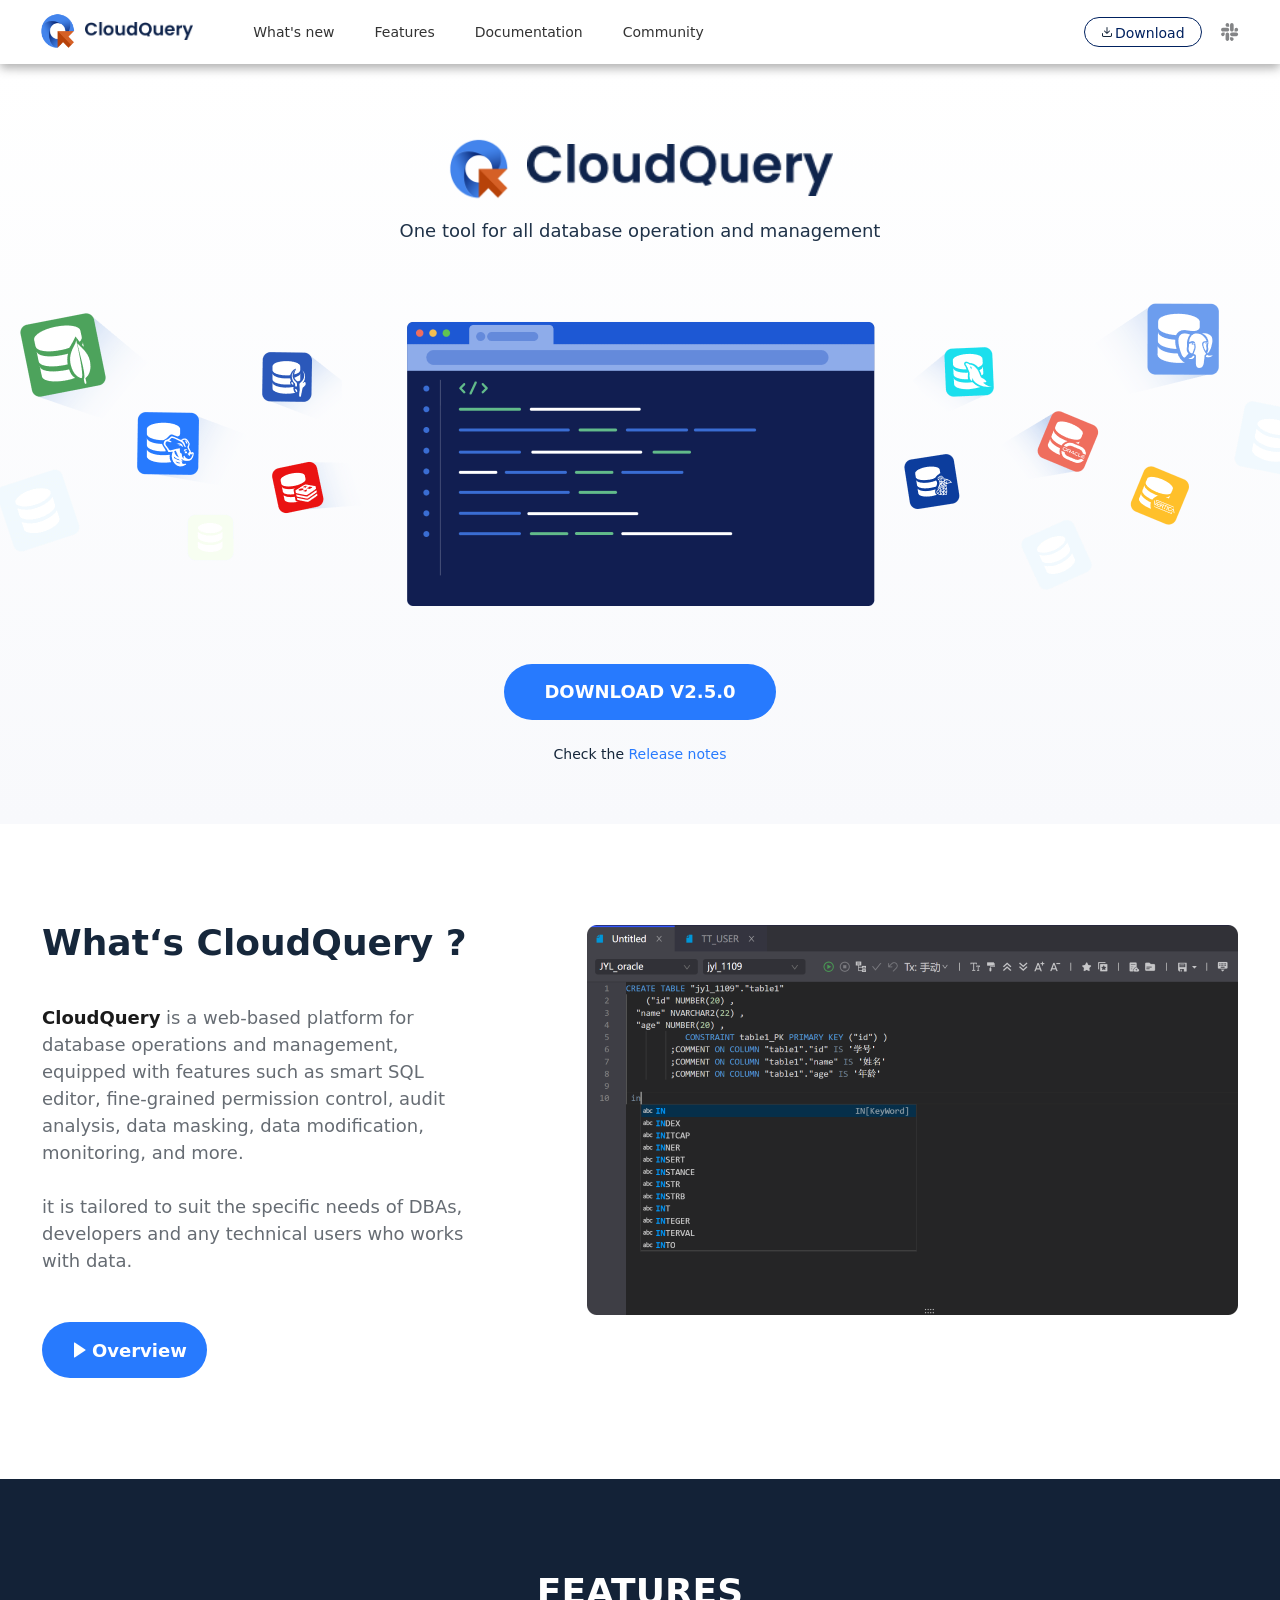
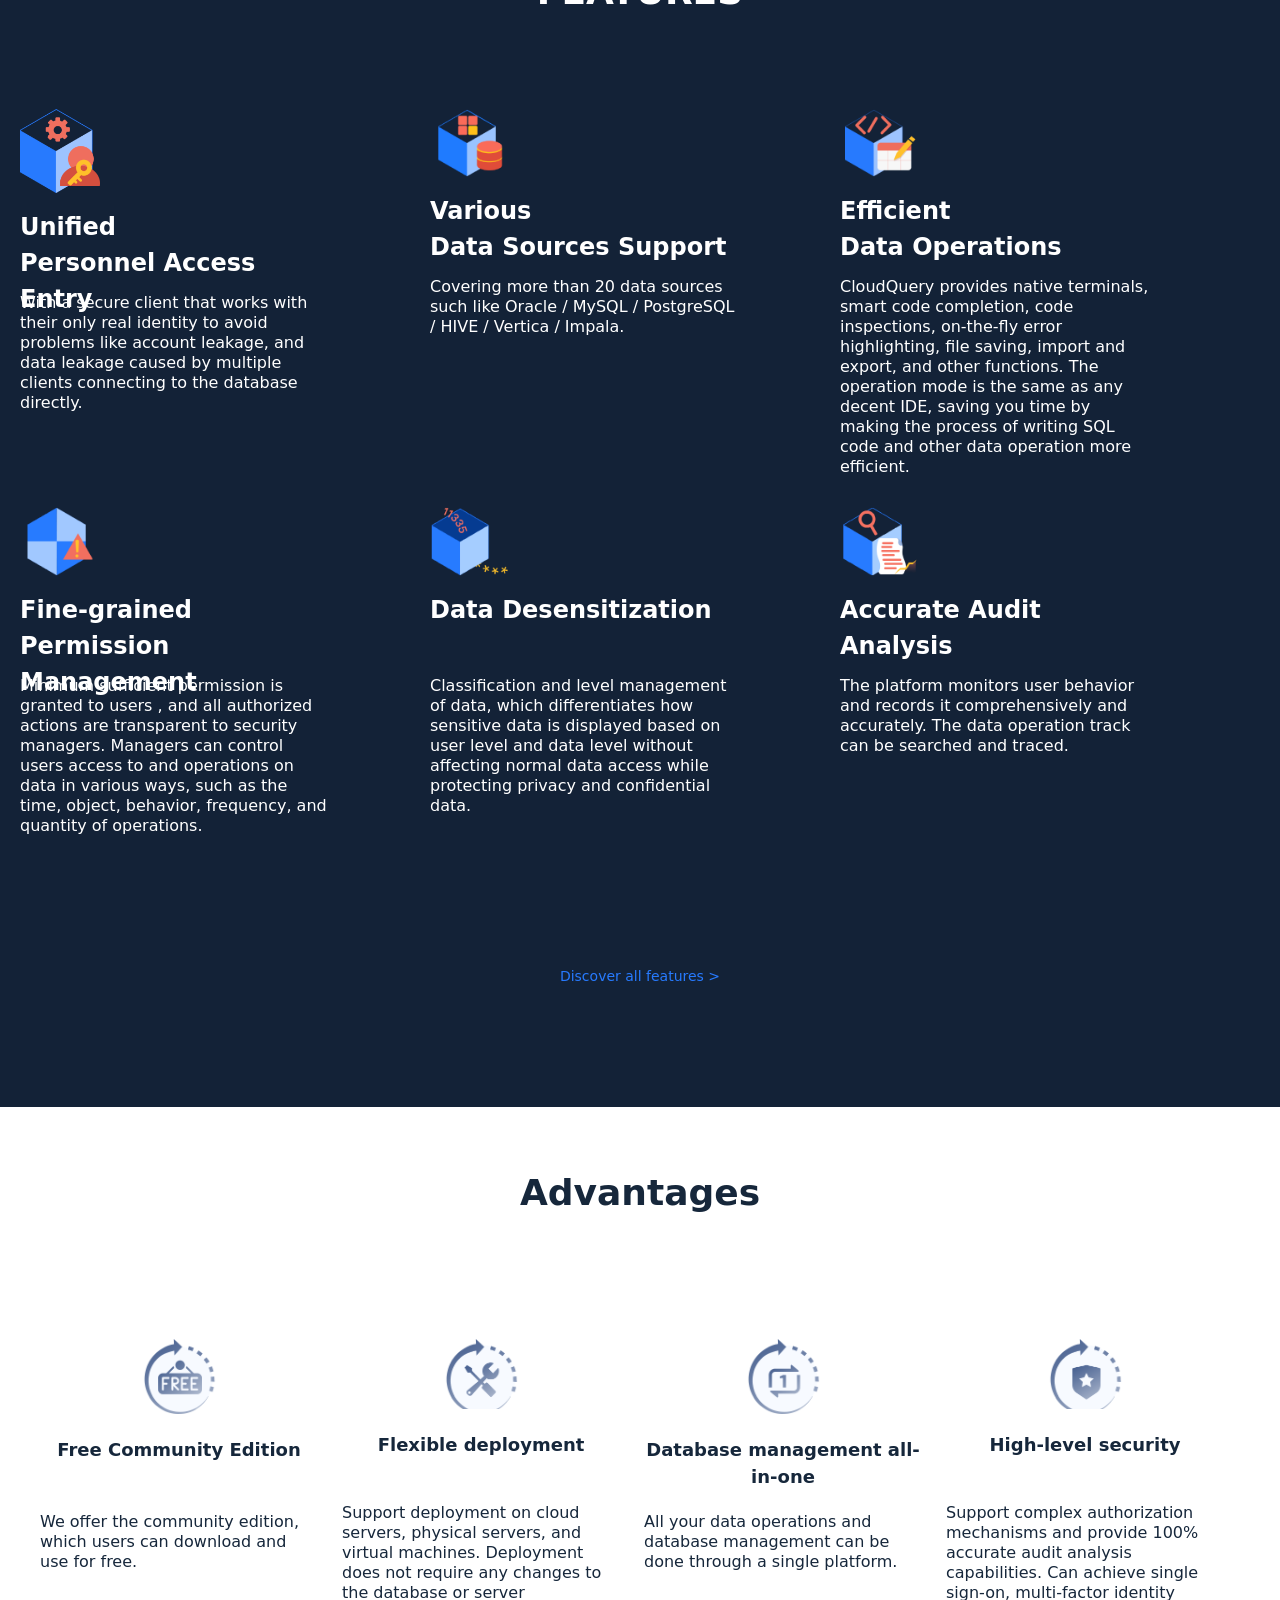
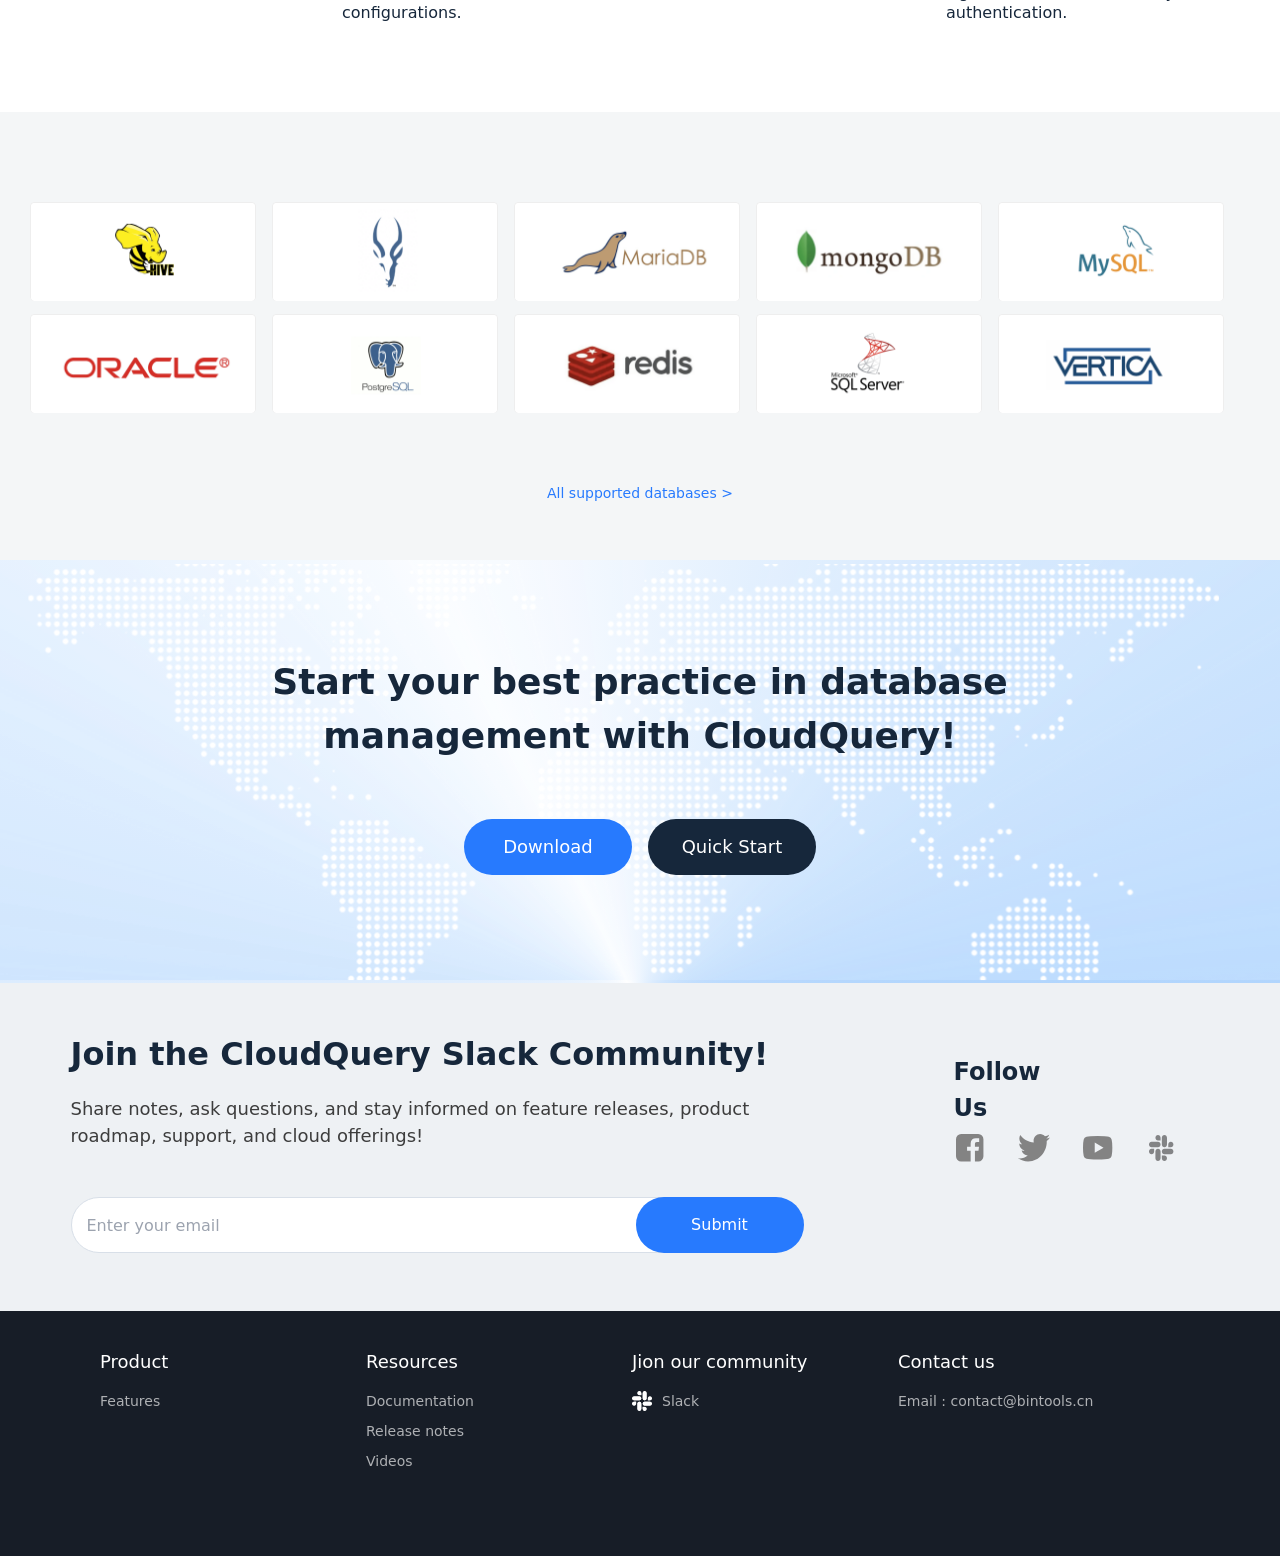
<file: index.html>
<!DOCTYPE html><html lang="en"><head><meta name="viewport" content="width=device-width, initial-scale=1"/><meta charSet="utf-8"/><title>CloudQuery</title><meta name="keywords" content="cq"/><meta name="description" content="An all-in-one database operation and control cloud platform"/><meta name="next-head-count" content="5"/><link rel="preload" href="/_next/static/css/c99d09e45b3f6225.css" as="style" crossorigin=""/><link rel="stylesheet" href="/_next/static/css/c99d09e45b3f6225.css" crossorigin="" data-n-g=""/><link rel="preload" href="/_next/static/css/cebadd41bb1c55f0.css" as="style" crossorigin=""/><link rel="stylesheet" href="/_next/static/css/cebadd41bb1c55f0.css" crossorigin="" data-n-p=""/><noscript data-n-css=""></noscript><script defer="" crossorigin="" nomodule="" src="/_next/static/chunks/polyfills-c67a75d1b6f99dc8.js"></script><script src="/_next/static/chunks/webpack-445a5fe7cadeec28.js" defer="" crossorigin=""></script><script src="/_next/static/chunks/framework-0c7baedefba6b077.js" defer="" crossorigin=""></script><script src="/_next/static/chunks/main-d5f9a6605aeefdf3.js" defer="" crossorigin=""></script><script src="/_next/static/chunks/pages/_app-c75a57a403484b4b.js" defer="" crossorigin=""></script><script src="/_next/static/chunks/187-04905f3fa194cb77.js" defer="" crossorigin=""></script><script src="/_next/static/chunks/pages/index-d399b6d1aeac322e.js" defer="" crossorigin=""></script><script src="/_next/static/yn3aPeYqKRRL60Ig1KzQV/_buildManifest.js" defer="" crossorigin=""></script><script src="/_next/static/yn3aPeYqKRRL60Ig1KzQV/_ssgManifest.js" defer="" crossorigin=""></script></head><body><div id="__next"><div class="min-h-screen overflow-hidden"><div class="header_contain__waTJW"><div class="header_main__TAqQW"><div class="header_logo__zKimJ"><img alt="logo" loading="lazy" width="36" height="36" decoding="async" data-nimg="1" style="color:transparent" src="/img/cq_logo.png"/><div class="header_text__trEjy"><img alt="logo" loading="lazy" width="118" height="20" decoding="async" data-nimg="1" style="color:transparent" src="/img/cq_text.png"/></div></div><div class="header_menu__x5ARZ">What&#x27;s new</div><div class="header_menu__x5ARZ">Features</div><div class="header_menu__x5ARZ">Documentation</div><div class="header_menu__x5ARZ">Community</div><div class="header_down__px7DS"><div class="header_down_blue__6C_fp"></div>Download</div><div class="header_doc__SIQTC"></div></div></div><main><div><div class="banner_contain__Sb52G"><div class="banner_title__tuQ8o"><img alt="logo" loading="lazy" width="63" height="67" decoding="async" data-nimg="1" style="color:transparent;margin-right:16px" src="/img/cq_logo.png"/><div><img alt="logo" loading="lazy" width="306" height="72" decoding="async" data-nimg="1" style="color:transparent" src="/img/cq_text.png"/></div></div><div class="banner_desc__3Q_Xt">One tool for all database operation and management</div><div class="banner_main__fDklJ"></div><div class="banner_down__yKW4l">DOWNLOAD V2.5.0</div><div class="banner_note__9gc5a">Check the<!-- --> <a>Release notes</a></div></div><div class="introduce_contain__f6nDm"><div class="introduce_main__Pos7H"><div class="introduce_left__Sk2ML"><div class="introduce_title__QrGK1">What‘s CloudQuery ?</div><div class="introduce_desc__f6Mup"><span>CloudQuery</span> is a web-based platform for database operations and management, equipped with features such as smart SQL editor, fine-grained permission control, audit analysis, data masking, data modification, monitoring, and more.<br/><br/> it is tailored to suit the specific needs of DBAs, developers and any technical users who works with data.</div><div class="introduce_btn__4CBOW"><img alt="fill" loading="lazy" width="24" height="24" decoding="async" data-nimg="1" style="color:transparent;margin-right:2px" src="/img/play-fill.png"/>Overview</div></div><div><img alt="introduce" loading="lazy" width="651" height="390" decoding="async" data-nimg="1" style="color:transparent" src="/img/introduce.png"/></div></div></div><div class="feature_contain__tkW_H"><div class="feature_title__Qd9fS">FEATURES</div><div class="feature_main__Wc8Eh"><div class="feature_item__O7HDt"><div class="feature_logo___Y3Cn"><img alt="production" loading="lazy" width="80" height="80" decoding="async" data-nimg="1" style="color:transparent" src="/img/feature_1.png"/></div><div class="feature_text__Nx5A7">Unified</div><div class="feature_text__Nx5A7">Personnel Access Entry</div><div class="feature_desc__FTRY4">With a secure client that works with their only real identity to avoid problems like account leakage, and data leakage caused by multiple clients connecting to the database directly.</div></div><div class="feature_item__O7HDt"><div class="feature_logo___Y3Cn"><img alt="production" loading="lazy" width="80" height="80" decoding="async" data-nimg="1" style="color:transparent" src="/img/feature_2.png"/></div><div class="feature_text__Nx5A7">Various </div><div class="feature_text__Nx5A7">Data Sources Support</div><div class="feature_desc__FTRY4">Covering more than 20 data sources such like Oracle / MySQL / PostgreSQL / HIVE / Vertica / Impala.</div></div><div class="feature_item__O7HDt"><div class="feature_logo___Y3Cn"><img alt="production" loading="lazy" width="80" height="80" decoding="async" data-nimg="1" style="color:transparent" src="/img/feature_3.png"/></div><div class="feature_text__Nx5A7">Efficient</div><div class="feature_text__Nx5A7"> Data Operations</div><div class="feature_desc__FTRY4">CloudQuery provides native terminals, smart code completion, code inspections, on-the-fly error highlighting, file saving, import and export, and other functions. The operation mode is the same as any decent IDE, saving you time by making the process of writing SQL code and other data operation more efficient.</div></div><div class="feature_item__O7HDt"><div class="feature_logo___Y3Cn"><img alt="production" loading="lazy" width="80" height="80" decoding="async" data-nimg="1" style="color:transparent" src="/img/feature_4.png"/></div><div class="feature_text__Nx5A7">Fine-grained</div><div class="feature_text__Nx5A7"> Permission Management</div><div class="feature_desc__FTRY4">Minimum sufficient permission is granted to users , and all authorized actions are transparent to security managers. Managers can control users access to and operations on data in various ways, such as the time, object, behavior, frequency, and quantity of operations.</div></div><div class="feature_item__O7HDt"><div class="feature_logo___Y3Cn"><img alt="production" loading="lazy" width="80" height="80" decoding="async" data-nimg="1" style="color:transparent" src="/img/feature_5.png"/></div><div class="feature_text__Nx5A7">Data Desensitization</div><div class="feature_text__Nx5A7"></div><div class="feature_desc__FTRY4">Classification and level management of data, which differentiates how sensitive data is displayed based on user level and data level without affecting normal data access while protecting privacy and confidential data. </div></div><div class="feature_item__O7HDt"><div class="feature_logo___Y3Cn"><img alt="production" loading="lazy" width="80" height="80" decoding="async" data-nimg="1" style="color:transparent" src="/img/feature_6.png"/></div><div class="feature_text__Nx5A7">Accurate Audit Analysis</div><div class="feature_text__Nx5A7"></div><div class="feature_desc__FTRY4">The platform monitors user behavior and records it comprehensively and accurately. The data operation track can be searched and traced.</div></div></div><div class="feature_btn__0cFeN">Discover all features <!-- -->&gt;</div></div><div class="advantages_contain__3hvil"><div class="advantages_title__ESHB3">Advantages</div><div class="advantages_main__bmhuv"><div class="advantages_item__Pbl8d"><div class="advantages_img1__vVc1j"></div><div class="advantages_text__zT1XQ">Free Community Edition</div><div class="advantages_des__2oQfP">We offer the community edition, which users can download and use for free.</div></div><div class="advantages_item__Pbl8d"><div class="advantages_img2__lZfkT"></div><div class="advantages_text__zT1XQ">Flexible deployment</div><div class="advantages_des__2oQfP"> Support deployment on cloud servers, physical servers, and virtual machines. Deployment does not require any changes to the database or server configurations.</div></div><div class="advantages_item__Pbl8d"><div class="advantages_img3__e615r"></div><div class="advantages_text__zT1XQ">Database management all-in-one</div><div class="advantages_des__2oQfP">All your data operations and database management can be done through a single platform.</div></div><div class="advantages_item__Pbl8d"><div class="advantages_img4__FRyzX"></div><div class="advantages_text__zT1XQ">High-level security</div><div class="advantages_des__2oQfP">Support complex authorization mechanisms and provide 100% accurate audit analysis capabilities. Can achieve single sign-on, multi-factor identity authentication.</div></div></div></div><div class="logo_contain__9_vMW"><div class="logo_logo__4fasf"><div class="logo_item__SLC8W"><img alt="logo" loading="lazy" width="226" height="99" decoding="async" data-nimg="1" style="color:transparent" src="/img/logo_logo1.png"/></div><div class="logo_item__SLC8W"><img alt="logo" loading="lazy" width="226" height="99" decoding="async" data-nimg="1" style="color:transparent" src="/img/logo_logo2.png"/></div><div class="logo_item__SLC8W"><img alt="logo" loading="lazy" width="226" height="99" decoding="async" data-nimg="1" style="color:transparent" src="/img/logo_logo3.png"/></div><div class="logo_item__SLC8W"><img alt="logo" loading="lazy" width="226" height="99" decoding="async" data-nimg="1" style="color:transparent" src="/img/logo_logo4.png"/></div><div class="logo_item__SLC8W"><img alt="logo" loading="lazy" width="226" height="99" decoding="async" data-nimg="1" style="color:transparent" src="/img/logo_logo5.png"/></div><div class="logo_item__SLC8W"><img alt="logo" loading="lazy" width="226" height="99" decoding="async" data-nimg="1" style="color:transparent" src="/img/logo_logo6.png"/></div><div class="logo_item__SLC8W"><img alt="logo" loading="lazy" width="226" height="99" decoding="async" data-nimg="1" style="color:transparent" src="/img/logo_logo7.png"/></div><div class="logo_item__SLC8W"><img alt="logo" loading="lazy" width="226" height="99" decoding="async" data-nimg="1" style="color:transparent" src="/img/logo_logo8.png"/></div><div class="logo_item__SLC8W"><img alt="logo" loading="lazy" width="226" height="99" decoding="async" data-nimg="1" style="color:transparent" src="/img/logo_logo9.png"/></div><div class="logo_item__SLC8W"><img alt="logo" loading="lazy" width="226" height="99" decoding="async" data-nimg="1" style="color:transparent" src="/img/logo_logo10.png"/></div></div><div class="logo_btn__fTYYX">All supported databases <!-- -->&gt;</div></div><div class="down_contain__nVb8j"><div class="down_title__CtlWa">Start your best practice in database management with CloudQuery!</div><div class="down_main__KIVQX"><div class="down_btn1__pDsXE">Download</div><div class="down_btn2__97sCn">Quick Start</div></div></div><div class="email_contain__fCwc6"><div class="email_main__bQJAE"><div><div class="email_title__GXz24">Join the CloudQuery Slack Community!</div><div class="email_des__4McUd">Share notes, ask questions, and stay informed on feature releases, product roadmap, support, and cloud offerings!</div><div class="email_email__btz_N"><input class="email_input__GdjJV" placeholder="Enter your email"/><div class="email_btn__hcade">Submit</div></div></div><div class="email_right__Mt_eE"><div class="email_right_title__nIpex">Follow Us</div><div class="email_right_logo__FGnSs"><div><img alt="production" loading="lazy" width="32" height="32" decoding="async" data-nimg="1" class="email_img__PQvtI" style="color:transparent" src="/img/facebook.svg"/></div><div><img alt="production" loading="lazy" width="32" height="32" decoding="async" data-nimg="1" class="email_img__PQvtI" style="color:transparent" src="/img/twitter.svg"/></div><div><img alt="production" loading="lazy" width="32" height="32" decoding="async" data-nimg="1" class="email_img__PQvtI" style="color:transparent" src="/img/youtube.svg"/></div><div><img alt="production" loading="lazy" width="32" height="32" decoding="async" data-nimg="1" class="email_img__PQvtI" style="color:transparent" src="/img/slack_nomal.svg"/></div></div></div></div></div></div></main><div class="footer_contain__WjJzG"><div class="footer_top__qR5ph"><div class="footer_main__I3sn_"><div class="footer_item__UjBSw"><div class="footer_title__3SCz4">Product</div><div class="footer_desc__IeZfj">Features</div></div><div class="footer_item__UjBSw"><div class="footer_title__3SCz4">Resources</div><div class="footer_desc__IeZfj">Documentation</div><div class="footer_desc__IeZfj">Release notes</div><div class="footer_desc__IeZfj">Videos</div></div><div class="footer_item__UjBSw"><div class="footer_title__3SCz4">Jion our community</div><div class="footer_desc__IeZfj"><div class="footer_img__XHztA"><img alt="footer_logo" loading="lazy" width="20" height="20" decoding="async" data-nimg="1" style="color:transparent" src="/img/footer.png"/></div>Slack</div></div><div class="footer_item__UjBSw"><div class="footer_title__3SCz4">Contact us</div><div class="footer_desc__IeZfj">Email : contact@bintools.cn</div></div></div></div></div></div></div><script id="__NEXT_DATA__" type="application/json" crossorigin="">{"props":{"pageProps":{}},"page":"/","query":{},"buildId":"yn3aPeYqKRRL60Ig1KzQV","nextExport":true,"autoExport":true,"isFallback":false,"scriptLoader":[]}</script></body></html>
</file>
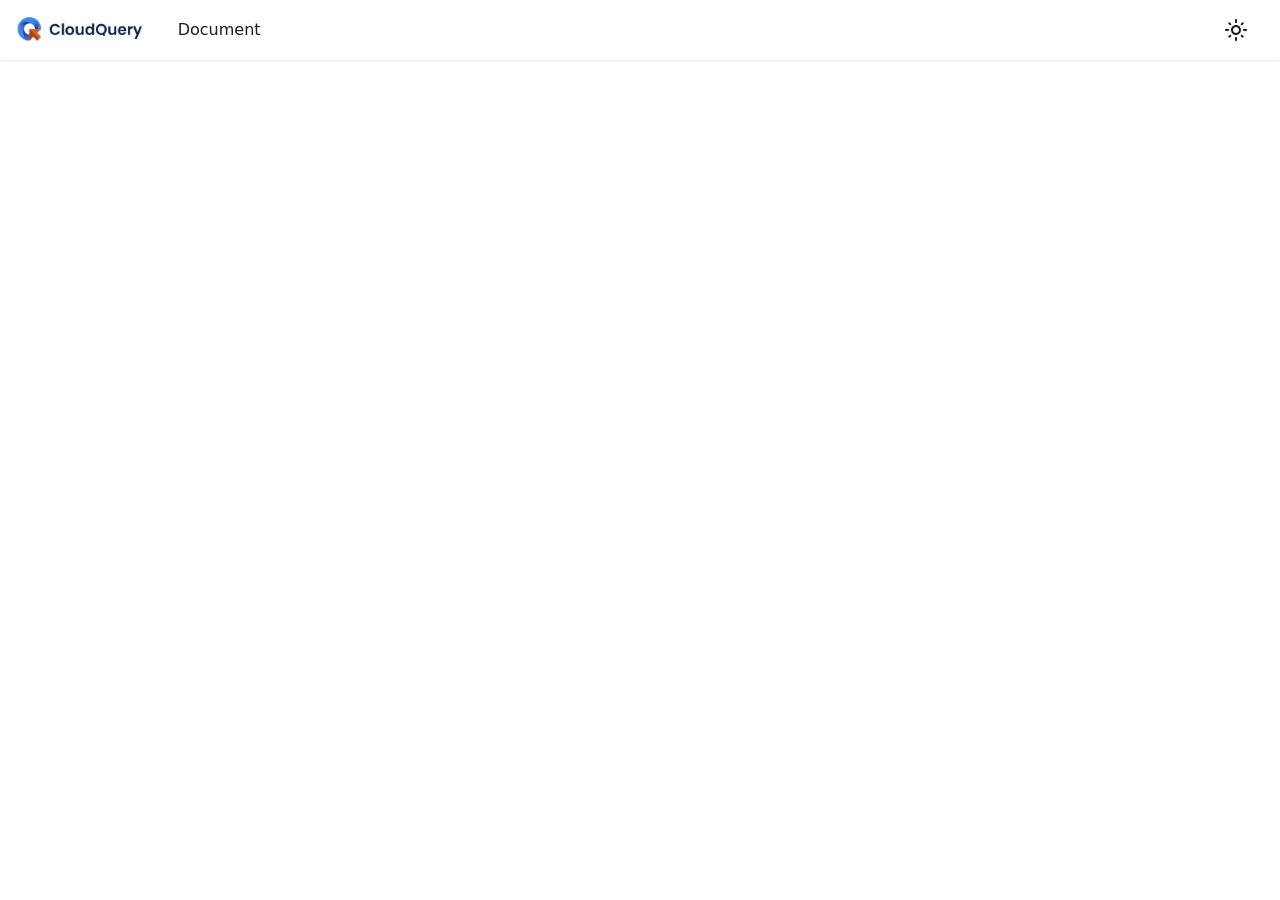
<file: doc/index.html>
<!doctype html>
<html lang="en" dir="ltr" class="plugin-pages plugin-id-default" data-has-hydrated="false">
<head>
<meta charset="UTF-8">
<meta name="generator" content="Docusaurus v2.4.3">
<title data-rh="true">cloudquery | CloudQuery</title><meta data-rh="true" name="viewport" content="width=device-width,initial-scale=1"><meta data-rh="true" name="twitter:card" content="summary_large_image"><meta data-rh="true" property="og:url" content="https://cqdb.vercel.app/doc/"><meta data-rh="true" name="docusaurus_locale" content="en"><meta data-rh="true" name="docusaurus_tag" content="default"><meta data-rh="true" name="docsearch:language" content="en"><meta data-rh="true" name="docsearch:docusaurus_tag" content="default"><meta data-rh="true" property="og:title" content="cloudquery | CloudQuery"><meta data-rh="true" name="description" content="cloudquery internation station"><meta data-rh="true" property="og:description" content="cloudquery internation station"><link data-rh="true" rel="icon" href="/doc/img/logo_2.png"><link data-rh="true" rel="canonical" href="https://cqdb.vercel.app/doc/"><link data-rh="true" rel="alternate" href="https://cqdb.vercel.app/doc/" hreflang="en"><link data-rh="true" rel="alternate" href="https://cqdb.vercel.app/doc/" hreflang="x-default"><script data-rh="true">function maybeInsertBanner(){window.__DOCUSAURUS_INSERT_BASEURL_BANNER&&insertBanner()}function insertBanner(){var n=document.getElementById("__docusaurus-base-url-issue-banner-container");if(n){n.innerHTML='\n<div id="__docusaurus-base-url-issue-banner" style="border: thick solid red; background-color: rgb(255, 230, 179); margin: 20px; padding: 20px; font-size: 20px;">\n   <p style="font-weight: bold; font-size: 30px;">Your Docusaurus site did not load properly.</p>\n   <p>A very common reason is a wrong site <a href="https://docusaurus.io/docs/docusaurus.config.js/#baseUrl" style="font-weight: bold;">baseUrl configuration</a>.</p>\n   <p>Current configured baseUrl = <span style="font-weight: bold; color: red;">/doc/</span> </p>\n   <p>We suggest trying baseUrl = <span id="__docusaurus-base-url-issue-banner-suggestion-container" style="font-weight: bold; color: green;"></span></p>\n</div>\n';var e=document.getElementById("__docusaurus-base-url-issue-banner-suggestion-container"),s=window.location.pathname,r="/"===s.substr(-1)?s:s+"/";e.innerHTML=r}}window.__DOCUSAURUS_INSERT_BASEURL_BANNER=!0,document.addEventListener("DOMContentLoaded",maybeInsertBanner)</script><link rel="stylesheet" href="/doc/assets/css/styles.21dff685.css">
<link rel="preload" href="/doc/assets/js/runtime~main.c478729f.js" as="script">
<link rel="preload" href="/doc/assets/js/main.953f2c5a.js" as="script">
</head>
<body class="navigation-with-keyboard">
<script>!function(){function t(t){document.documentElement.setAttribute("data-theme",t)}var e=function(){var t=null;try{t=new URLSearchParams(window.location.search).get("docusaurus-theme")}catch(t){}return t}()||function(){var t=null;try{t=localStorage.getItem("theme")}catch(t){}return t}();t(null!==e?e:"light")}()</script><div id="__docusaurus">
<div id="__docusaurus-base-url-issue-banner-container"></div><div role="region" aria-label="Skip to main content"><a class="skipToContent_fXgn" href="#__docusaurus_skipToContent_fallback">Skip to main content</a></div><nav aria-label="Main" class="navbar navbar--fixed-top"><div class="navbar__inner"><div class="navbar__items"><button aria-label="Toggle navigation bar" aria-expanded="false" class="navbar__toggle clean-btn" type="button"><svg width="30" height="30" viewBox="0 0 30 30" aria-hidden="true"><path stroke="currentColor" stroke-linecap="round" stroke-miterlimit="10" stroke-width="2" d="M4 7h22M4 15h22M4 23h22"></path></svg></button><a href="https://cqdb.vercel.app/" target="_self" rel="noopener noreferrer" class="navbar__brand"><div class="navbar__logo"><img src="/doc/img/logo_1.png" alt="cloudquery" class="themedImage_ToTc themedImage--light_HNdA"><img src="/doc/img/logo_1.png" alt="cloudquery" class="themedImage_ToTc themedImage--dark_i4oU"></div></a><a class="navbar__item navbar__link" href="/doc/Whitepaper">Document</a></div><div class="navbar__items navbar__items--right"><div class="toggle_vylO colorModeToggle_DEke"><button class="clean-btn toggleButton_gllP toggleButtonDisabled_aARS" type="button" disabled="" title="Switch between dark and light mode (currently light mode)" aria-label="Switch between dark and light mode (currently light mode)" aria-live="polite"><svg viewBox="0 0 24 24" width="24" height="24" class="lightToggleIcon_pyhR"><path fill="currentColor" d="M12,9c1.65,0,3,1.35,3,3s-1.35,3-3,3s-3-1.35-3-3S10.35,9,12,9 M12,7c-2.76,0-5,2.24-5,5s2.24,5,5,5s5-2.24,5-5 S14.76,7,12,7L12,7z M2,13l2,0c0.55,0,1-0.45,1-1s-0.45-1-1-1l-2,0c-0.55,0-1,0.45-1,1S1.45,13,2,13z M20,13l2,0c0.55,0,1-0.45,1-1 s-0.45-1-1-1l-2,0c-0.55,0-1,0.45-1,1S19.45,13,20,13z M11,2v2c0,0.55,0.45,1,1,1s1-0.45,1-1V2c0-0.55-0.45-1-1-1S11,1.45,11,2z M11,20v2c0,0.55,0.45,1,1,1s1-0.45,1-1v-2c0-0.55-0.45-1-1-1C11.45,19,11,19.45,11,20z M5.99,4.58c-0.39-0.39-1.03-0.39-1.41,0 c-0.39,0.39-0.39,1.03,0,1.41l1.06,1.06c0.39,0.39,1.03,0.39,1.41,0s0.39-1.03,0-1.41L5.99,4.58z M18.36,16.95 c-0.39-0.39-1.03-0.39-1.41,0c-0.39,0.39-0.39,1.03,0,1.41l1.06,1.06c0.39,0.39,1.03,0.39,1.41,0c0.39-0.39,0.39-1.03,0-1.41 L18.36,16.95z M19.42,5.99c0.39-0.39,0.39-1.03,0-1.41c-0.39-0.39-1.03-0.39-1.41,0l-1.06,1.06c-0.39,0.39-0.39,1.03,0,1.41 s1.03,0.39,1.41,0L19.42,5.99z M7.05,18.36c0.39-0.39,0.39-1.03,0-1.41c-0.39-0.39-1.03-0.39-1.41,0l-1.06,1.06 c-0.39,0.39-0.39,1.03,0,1.41s1.03,0.39,1.41,0L7.05,18.36z"></path></svg><svg viewBox="0 0 24 24" width="24" height="24" class="darkToggleIcon_wfgR"><path fill="currentColor" d="M9.37,5.51C9.19,6.15,9.1,6.82,9.1,7.5c0,4.08,3.32,7.4,7.4,7.4c0.68,0,1.35-0.09,1.99-0.27C17.45,17.19,14.93,19,12,19 c-3.86,0-7-3.14-7-7C5,9.07,6.81,6.55,9.37,5.51z M12,3c-4.97,0-9,4.03-9,9s4.03,9,9,9s9-4.03,9-9c0-0.46-0.04-0.92-0.1-1.36 c-0.98,1.37-2.58,2.26-4.4,2.26c-2.98,0-5.4-2.42-5.4-5.4c0-1.81,0.89-3.42,2.26-4.4C12.92,3.04,12.46,3,12,3L12,3z"></path></svg></button></div><div class="searchBox_ZlJk"></div></div></div><div role="presentation" class="navbar-sidebar__backdrop"></div></nav><div id="__docusaurus_skipToContent_fallback" class="main-wrapper mainWrapper_z2l0"></div></div>
<script src="/doc/assets/js/runtime~main.c478729f.js"></script>
<script src="/doc/assets/js/main.953f2c5a.js"></script>
</body>
</html>
</file>
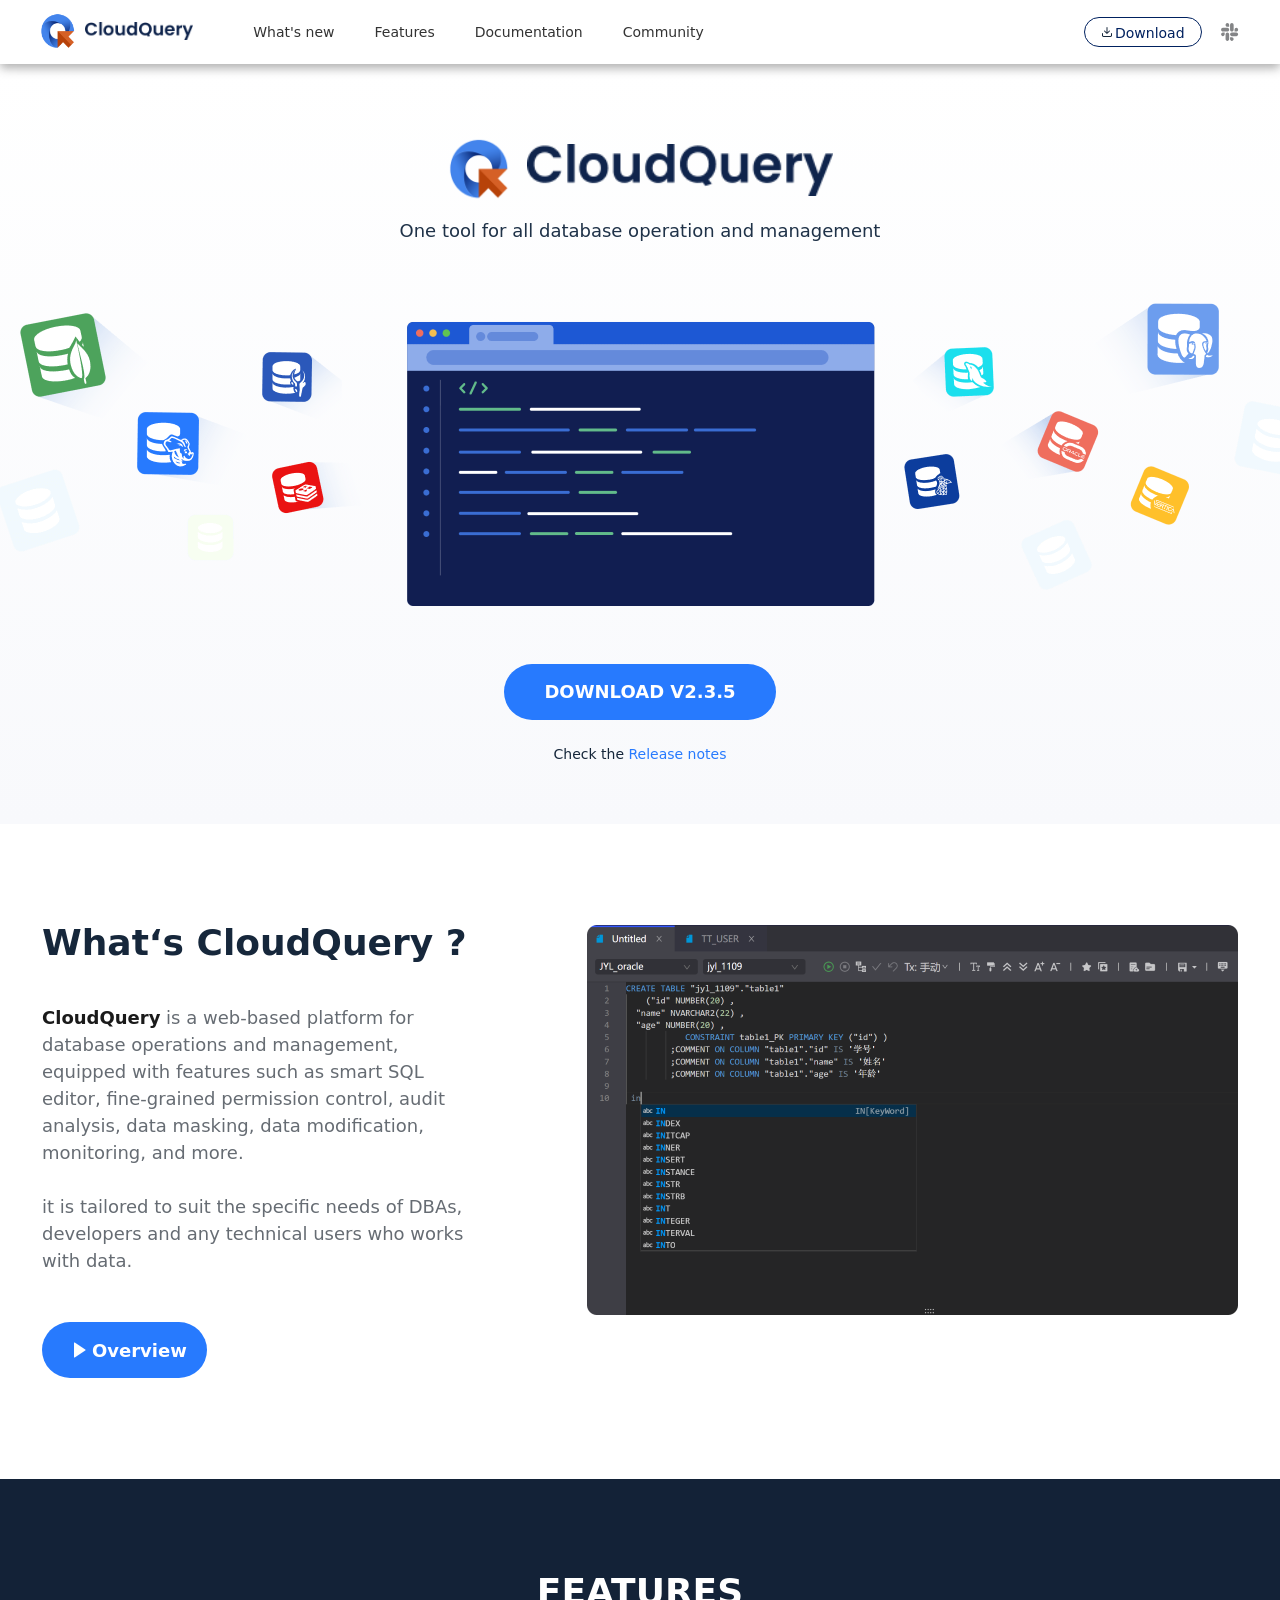
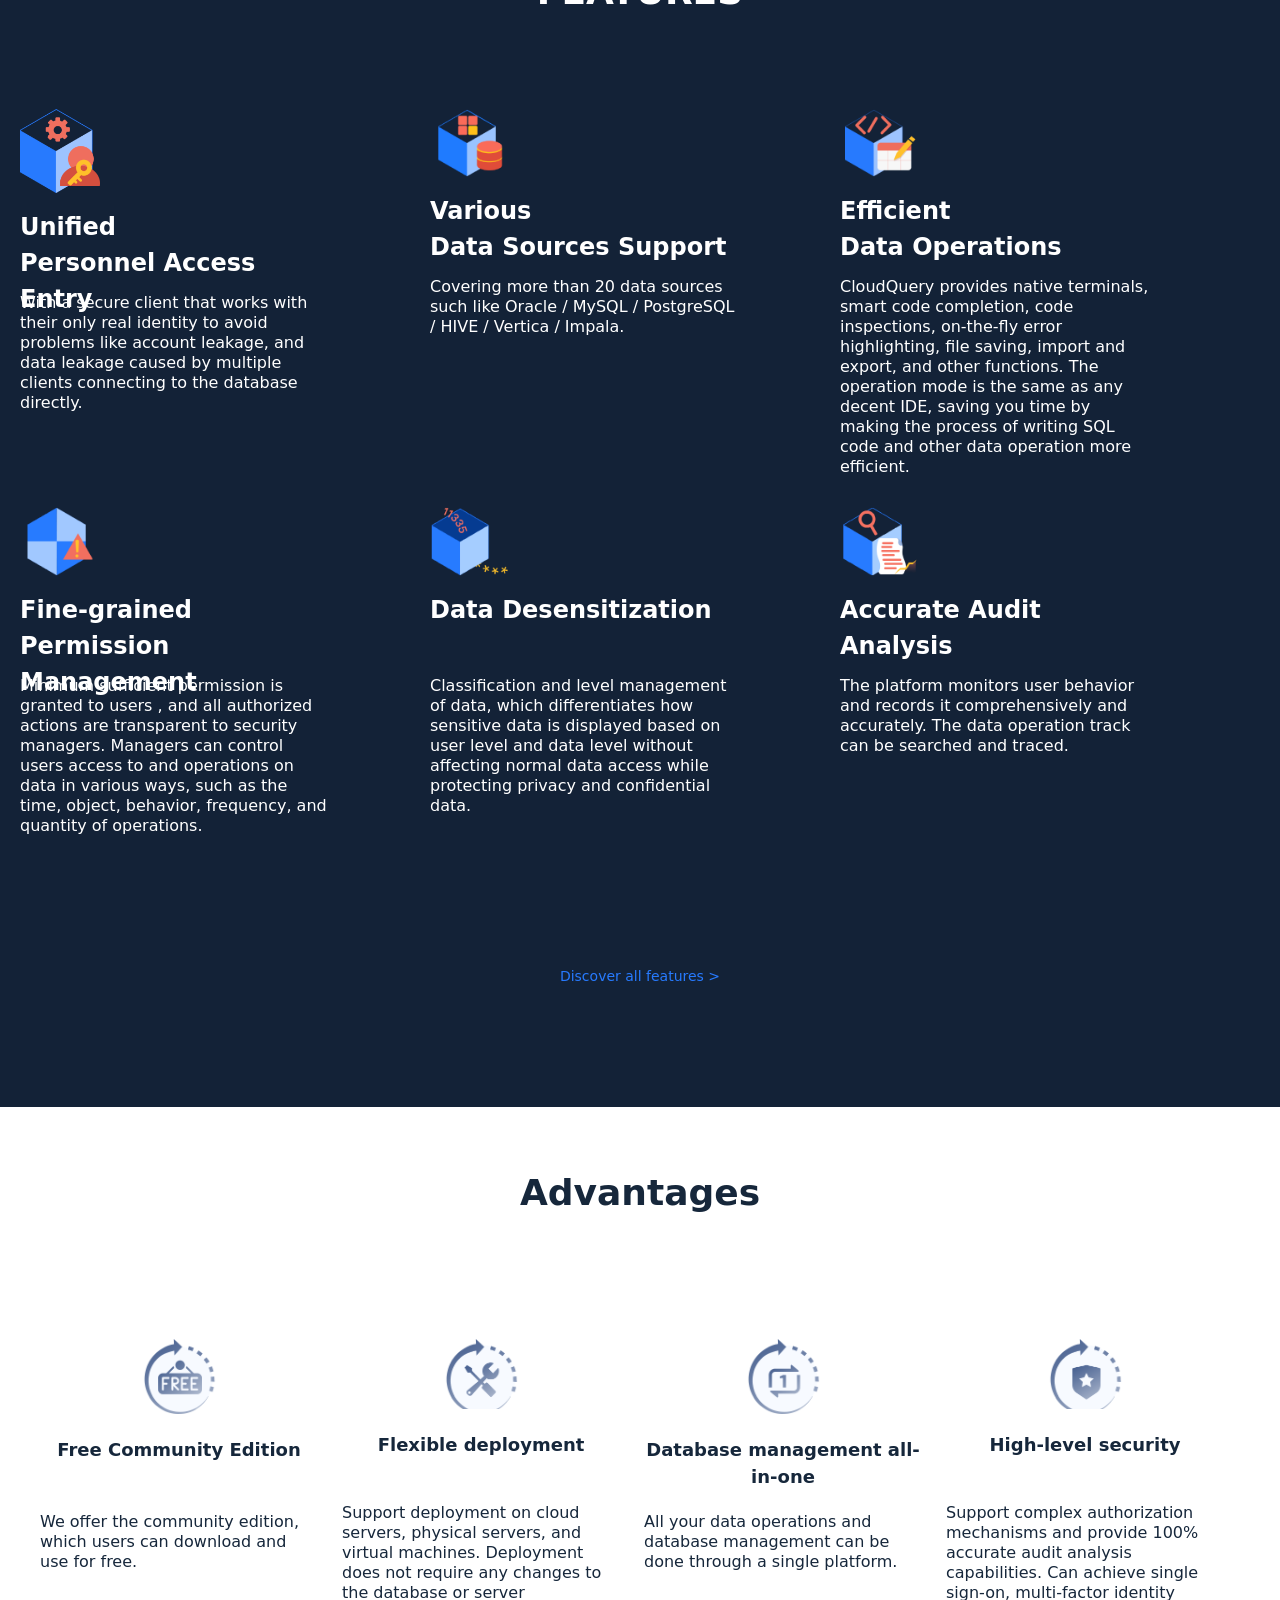
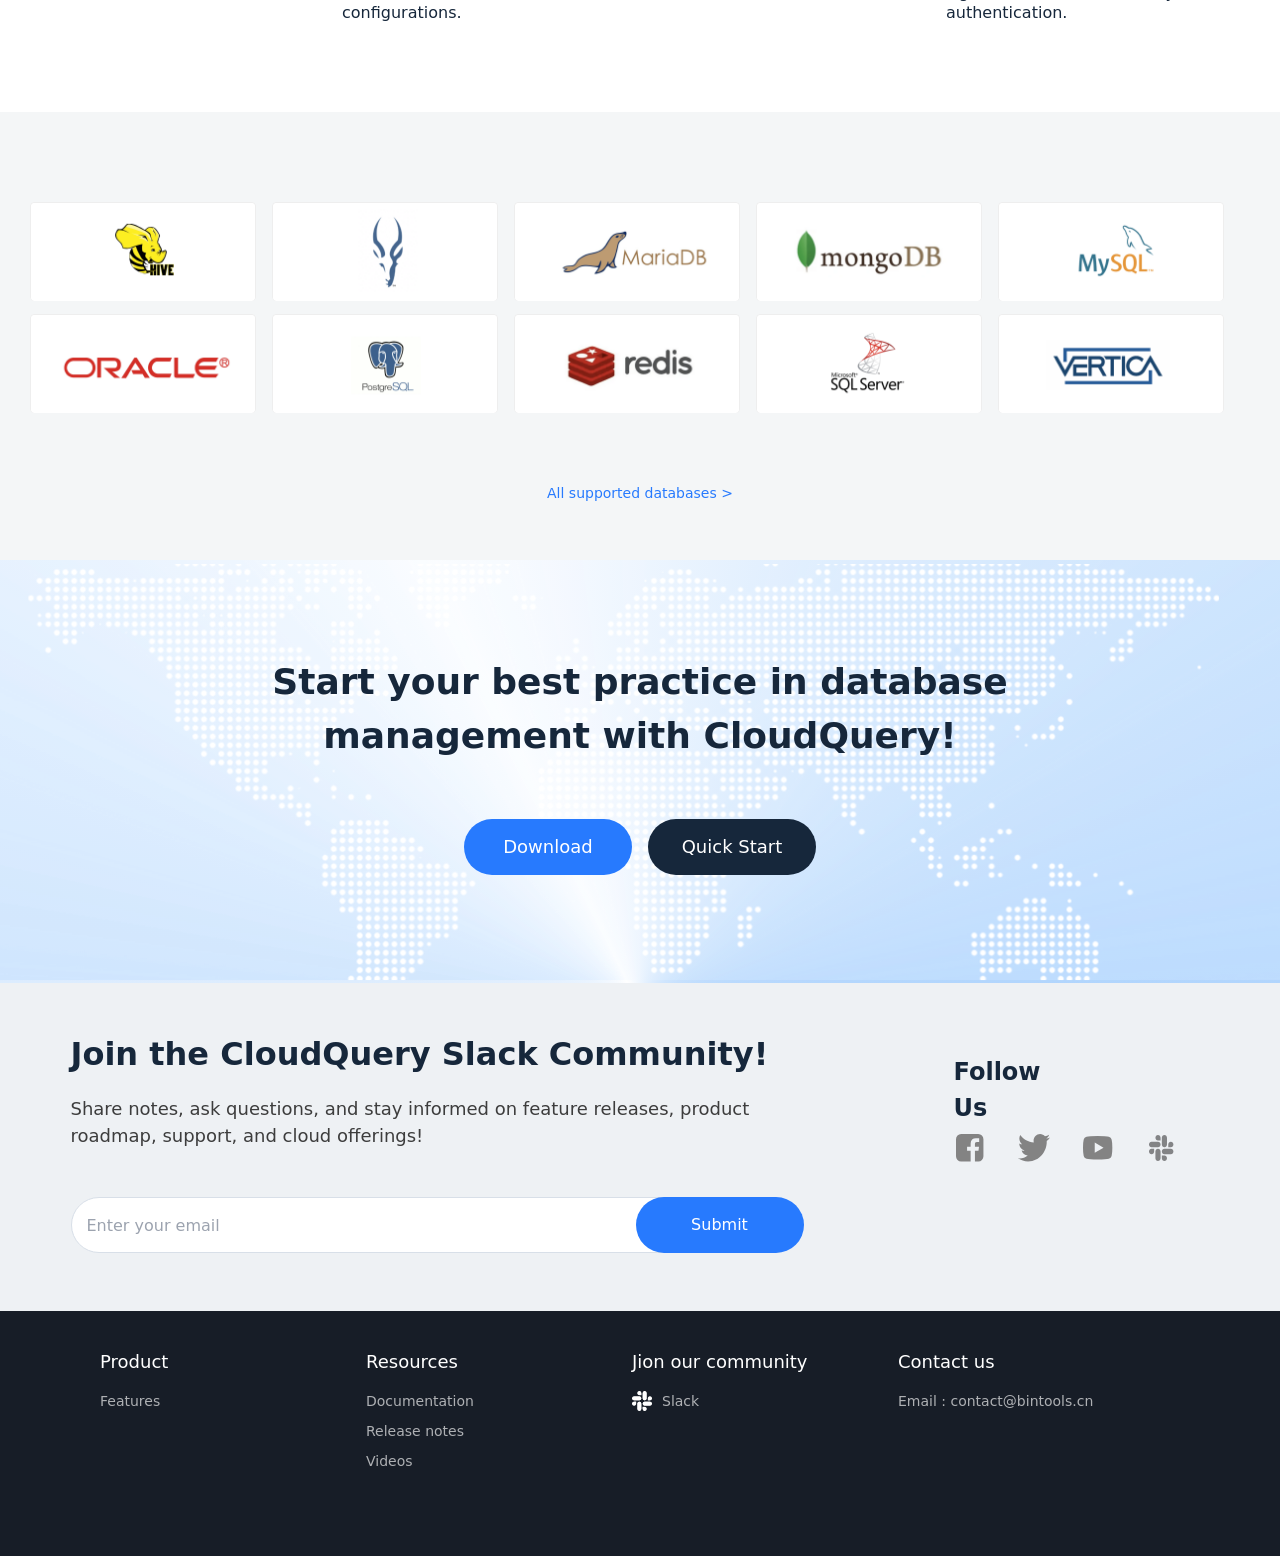
<file: web/index.html>
<!DOCTYPE html><html lang="en"><head><meta name="viewport" content="width=device-width, initial-scale=1"/><meta charSet="utf-8"/><title>CloudQuery</title><meta name="keywords" content="cq"/><meta name="description" content="An all-in-one database operation and control cloud platform"/><meta name="next-head-count" content="5"/><link rel="preload" href="/_next/static/css/62b2b3ff87553112.css" as="style" crossorigin=""/><link rel="stylesheet" href="/_next/static/css/62b2b3ff87553112.css" crossorigin="" data-n-g=""/><link rel="preload" href="/_next/static/css/cebadd41bb1c55f0.css" as="style" crossorigin=""/><link rel="stylesheet" href="/_next/static/css/cebadd41bb1c55f0.css" crossorigin="" data-n-p=""/><noscript data-n-css=""></noscript><script defer="" crossorigin="" nomodule="" src="/_next/static/chunks/polyfills-c67a75d1b6f99dc8.js"></script><script src="/_next/static/chunks/webpack-445a5fe7cadeec28.js" defer="" crossorigin=""></script><script src="/_next/static/chunks/framework-0c7baedefba6b077.js" defer="" crossorigin=""></script><script src="/_next/static/chunks/main-d5f9a6605aeefdf3.js" defer="" crossorigin=""></script><script src="/_next/static/chunks/pages/_app-d7236d66357509c6.js" defer="" crossorigin=""></script><script src="/_next/static/chunks/187-04905f3fa194cb77.js" defer="" crossorigin=""></script><script src="/_next/static/chunks/pages/index-77a0ae79cf52e11c.js" defer="" crossorigin=""></script><script src="/_next/static/QWI9HQq7KHACbbpdrXhgv/_buildManifest.js" defer="" crossorigin=""></script><script src="/_next/static/QWI9HQq7KHACbbpdrXhgv/_ssgManifest.js" defer="" crossorigin=""></script></head><body><div id="__next"><div class="min-h-screen overflow-hidden"><div class="header_contain__waTJW"><div class="header_main__TAqQW"><div class="header_logo__zKimJ"><img alt="logo" loading="lazy" width="36" height="36" decoding="async" data-nimg="1" style="color:transparent" src="/img/cq_logo.png"/><div class="header_text__trEjy"><img alt="logo" loading="lazy" width="118" height="20" decoding="async" data-nimg="1" style="color:transparent" src="/img/cq_text.png"/></div></div><div class="header_menu__x5ARZ">What&#x27;s new</div><div class="header_menu__x5ARZ">Features</div><div class="header_menu__x5ARZ">Documentation</div><div class="header_menu__x5ARZ">Community</div><div class="header_down__px7DS"><div class="header_down_blue__6C_fp"></div>Download</div><div class="header_doc__SIQTC"></div></div></div><main><div><div class="banner_contain__Sb52G"><div class="banner_title__tuQ8o"><img alt="logo" loading="lazy" width="63" height="67" decoding="async" data-nimg="1" style="color:transparent;margin-right:16px" src="/img/cq_logo.png"/><div><img alt="logo" loading="lazy" width="306" height="72" decoding="async" data-nimg="1" style="color:transparent" src="/img/cq_text.png"/></div></div><div class="banner_desc__3Q_Xt">One tool for all database operation and management</div><div class="banner_main__fDklJ"></div><div class="banner_down__yKW4l">DOWNLOAD V2.3.5</div><div class="banner_note__9gc5a">Check the <a>Release notes</a></div></div><div class="introduce_contain__f6nDm"><div class="introduce_main__Pos7H"><div class="introduce_left__Sk2ML"><div class="introduce_title__QrGK1">What‘s CloudQuery ?</div><div class="introduce_desc__f6Mup"><span>CloudQuery</span> is a web-based platform for database operations and management, equipped with features such as smart SQL editor, fine-grained permission control, audit analysis, data masking, data modification, monitoring, and more.<br/><br/> it is tailored to suit the specific needs of DBAs, developers and any technical users who works with data.</div><div class="introduce_btn__4CBOW"><img alt="fill" loading="lazy" width="24" height="24" decoding="async" data-nimg="1" style="color:transparent;margin-right:2px" src="/img/play-fill.png"/>Overview</div></div><div><img alt="introduce" loading="lazy" width="651" height="390" decoding="async" data-nimg="1" style="color:transparent" src="/img/introduce.png"/></div></div></div><div class="feature_contain__tkW_H"><div class="feature_title__Qd9fS">FEATURES</div><div class="feature_main__Wc8Eh"><div class="feature_item__O7HDt"><div class="feature_logo___Y3Cn"><img alt="production" loading="lazy" width="80" height="80" decoding="async" data-nimg="1" style="color:transparent" src="/img/feature_1.png"/></div><div class="feature_text__Nx5A7">Unified</div><div class="feature_text__Nx5A7">Personnel Access Entry</div><div class="feature_desc__FTRY4">With a secure client that works with their only real identity to avoid problems like account leakage, and data leakage caused by multiple clients connecting to the database directly.</div></div><div class="feature_item__O7HDt"><div class="feature_logo___Y3Cn"><img alt="production" loading="lazy" width="80" height="80" decoding="async" data-nimg="1" style="color:transparent" src="/img/feature_2.png"/></div><div class="feature_text__Nx5A7">Various </div><div class="feature_text__Nx5A7">Data Sources Support</div><div class="feature_desc__FTRY4">Covering more than 20 data sources such like Oracle / MySQL / PostgreSQL / HIVE / Vertica / Impala.</div></div><div class="feature_item__O7HDt"><div class="feature_logo___Y3Cn"><img alt="production" loading="lazy" width="80" height="80" decoding="async" data-nimg="1" style="color:transparent" src="/img/feature_3.png"/></div><div class="feature_text__Nx5A7">Efficient</div><div class="feature_text__Nx5A7"> Data Operations</div><div class="feature_desc__FTRY4">CloudQuery provides native terminals, smart code completion, code inspections, on-the-fly error highlighting, file saving, import and export, and other functions. The operation mode is the same as any decent IDE, saving you time by making the process of writing SQL code and other data operation more efficient.</div></div><div class="feature_item__O7HDt"><div class="feature_logo___Y3Cn"><img alt="production" loading="lazy" width="80" height="80" decoding="async" data-nimg="1" style="color:transparent" src="/img/feature_4.png"/></div><div class="feature_text__Nx5A7">Fine-grained</div><div class="feature_text__Nx5A7"> Permission Management</div><div class="feature_desc__FTRY4">Minimum sufficient permission is granted to users , and all authorized actions are transparent to security managers. Managers can control users access to and operations on data in various ways, such as the time, object, behavior, frequency, and quantity of operations.</div></div><div class="feature_item__O7HDt"><div class="feature_logo___Y3Cn"><img alt="production" loading="lazy" width="80" height="80" decoding="async" data-nimg="1" style="color:transparent" src="/img/feature_5.png"/></div><div class="feature_text__Nx5A7">Data Desensitization</div><div class="feature_text__Nx5A7"></div><div class="feature_desc__FTRY4">Classification and level management of data, which differentiates how sensitive data is displayed based on user level and data level without affecting normal data access while protecting privacy and confidential data. </div></div><div class="feature_item__O7HDt"><div class="feature_logo___Y3Cn"><img alt="production" loading="lazy" width="80" height="80" decoding="async" data-nimg="1" style="color:transparent" src="/img/feature_6.png"/></div><div class="feature_text__Nx5A7">Accurate Audit Analysis</div><div class="feature_text__Nx5A7"></div><div class="feature_desc__FTRY4">The platform monitors user behavior and records it comprehensively and accurately. The data operation track can be searched and traced.</div></div></div><div class="feature_btn__0cFeN">Discover all features <!-- -->&gt;</div></div><div class="advantages_contain__3hvil"><div class="advantages_title__ESHB3">Advantages</div><div class="advantages_main__bmhuv"><div class="advantages_item__Pbl8d"><div class="advantages_img1__vVc1j"></div><div class="advantages_text__zT1XQ">Free Community Edition</div><div class="advantages_des__2oQfP">We offer the community edition, which users can download and use for free.</div></div><div class="advantages_item__Pbl8d"><div class="advantages_img2__lZfkT"></div><div class="advantages_text__zT1XQ">Flexible deployment</div><div class="advantages_des__2oQfP"> Support deployment on cloud servers, physical servers, and virtual machines. Deployment does not require any changes to the database or server configurations.</div></div><div class="advantages_item__Pbl8d"><div class="advantages_img3__e615r"></div><div class="advantages_text__zT1XQ">Database management all-in-one</div><div class="advantages_des__2oQfP">All your data operations and database management can be done through a single platform.</div></div><div class="advantages_item__Pbl8d"><div class="advantages_img4__FRyzX"></div><div class="advantages_text__zT1XQ">High-level security</div><div class="advantages_des__2oQfP">Support complex authorization mechanisms and provide 100% accurate audit analysis capabilities. Can achieve single sign-on, multi-factor identity authentication.</div></div></div></div><div class="logo_contain__9_vMW"><div class="logo_logo__4fasf"><div class="logo_item__SLC8W"><img alt="logo" loading="lazy" width="226" height="99" decoding="async" data-nimg="1" style="color:transparent" src="/img/logo_logo1.png"/></div><div class="logo_item__SLC8W"><img alt="logo" loading="lazy" width="226" height="99" decoding="async" data-nimg="1" style="color:transparent" src="/img/logo_logo2.png"/></div><div class="logo_item__SLC8W"><img alt="logo" loading="lazy" width="226" height="99" decoding="async" data-nimg="1" style="color:transparent" src="/img/logo_logo3.png"/></div><div class="logo_item__SLC8W"><img alt="logo" loading="lazy" width="226" height="99" decoding="async" data-nimg="1" style="color:transparent" src="/img/logo_logo4.png"/></div><div class="logo_item__SLC8W"><img alt="logo" loading="lazy" width="226" height="99" decoding="async" data-nimg="1" style="color:transparent" src="/img/logo_logo5.png"/></div><div class="logo_item__SLC8W"><img alt="logo" loading="lazy" width="226" height="99" decoding="async" data-nimg="1" style="color:transparent" src="/img/logo_logo6.png"/></div><div class="logo_item__SLC8W"><img alt="logo" loading="lazy" width="226" height="99" decoding="async" data-nimg="1" style="color:transparent" src="/img/logo_logo7.png"/></div><div class="logo_item__SLC8W"><img alt="logo" loading="lazy" width="226" height="99" decoding="async" data-nimg="1" style="color:transparent" src="/img/logo_logo8.png"/></div><div class="logo_item__SLC8W"><img alt="logo" loading="lazy" width="226" height="99" decoding="async" data-nimg="1" style="color:transparent" src="/img/logo_logo9.png"/></div><div class="logo_item__SLC8W"><img alt="logo" loading="lazy" width="226" height="99" decoding="async" data-nimg="1" style="color:transparent" src="/img/logo_logo10.png"/></div></div><div class="logo_btn__fTYYX">All supported databases <!-- -->&gt;</div></div><div class="down_contain__nVb8j"><div class="down_title__CtlWa">Start your best practice in database management with CloudQuery!</div><div class="down_main__KIVQX"><div class="down_btn1__pDsXE">Download</div><div class="down_btn2__97sCn">Quick Start</div></div></div><div class="email_contain__fCwc6"><div class="email_main__bQJAE"><div><div class="email_title__GXz24">Join the CloudQuery Slack Community!</div><div class="email_des__4McUd">Share notes, ask questions, and stay informed on feature releases, product roadmap, support, and cloud offerings!</div><div class="email_email__btz_N"><input class="email_input__GdjJV" placeholder="Enter your email"/><div class="email_btn__hcade">Submit</div></div></div><div class="email_right__Mt_eE"><div class="email_right_title__nIpex">Follow Us</div><div class="email_right_logo__FGnSs"><div><img alt="production" loading="lazy" width="32" height="32" decoding="async" data-nimg="1" class="email_img__PQvtI" style="color:transparent" src="/img/facebook.svg"/></div><div><img alt="production" loading="lazy" width="32" height="32" decoding="async" data-nimg="1" class="email_img__PQvtI" style="color:transparent" src="/img/twitter.svg"/></div><div><img alt="production" loading="lazy" width="32" height="32" decoding="async" data-nimg="1" class="email_img__PQvtI" style="color:transparent" src="/img/youtube.svg"/></div><div><img alt="production" loading="lazy" width="32" height="32" decoding="async" data-nimg="1" class="email_img__PQvtI" style="color:transparent" src="/img/slack_nomal.svg"/></div></div></div></div></div></div></main><div class="footer_contain__WjJzG"><div class="footer_top__qR5ph"><div class="footer_main__I3sn_"><div class="footer_item__UjBSw"><div class="footer_title__3SCz4">Product</div><div class="footer_desc__IeZfj">Features</div></div><div class="footer_item__UjBSw"><div class="footer_title__3SCz4">Resources</div><div class="footer_desc__IeZfj">Documentation</div><div class="footer_desc__IeZfj">Release notes</div><div class="footer_desc__IeZfj">Videos</div></div><div class="footer_item__UjBSw"><div class="footer_title__3SCz4">Jion our community</div><div class="footer_desc__IeZfj"><div class="footer_img__XHztA"><img alt="footer_logo" loading="lazy" width="20" height="20" decoding="async" data-nimg="1" style="color:transparent" src="/img/footer.png"/></div>Slack</div></div><div class="footer_item__UjBSw"><div class="footer_title__3SCz4">Contact us</div><div class="footer_desc__IeZfj">Email : contact@bintools.cn</div></div></div></div></div></div></div><script id="__NEXT_DATA__" type="application/json" crossorigin="">{"props":{"pageProps":{}},"page":"/","query":{},"buildId":"QWI9HQq7KHACbbpdrXhgv","nextExport":true,"autoExport":true,"isFallback":false,"scriptLoader":[]}</script></body></html>
</file>
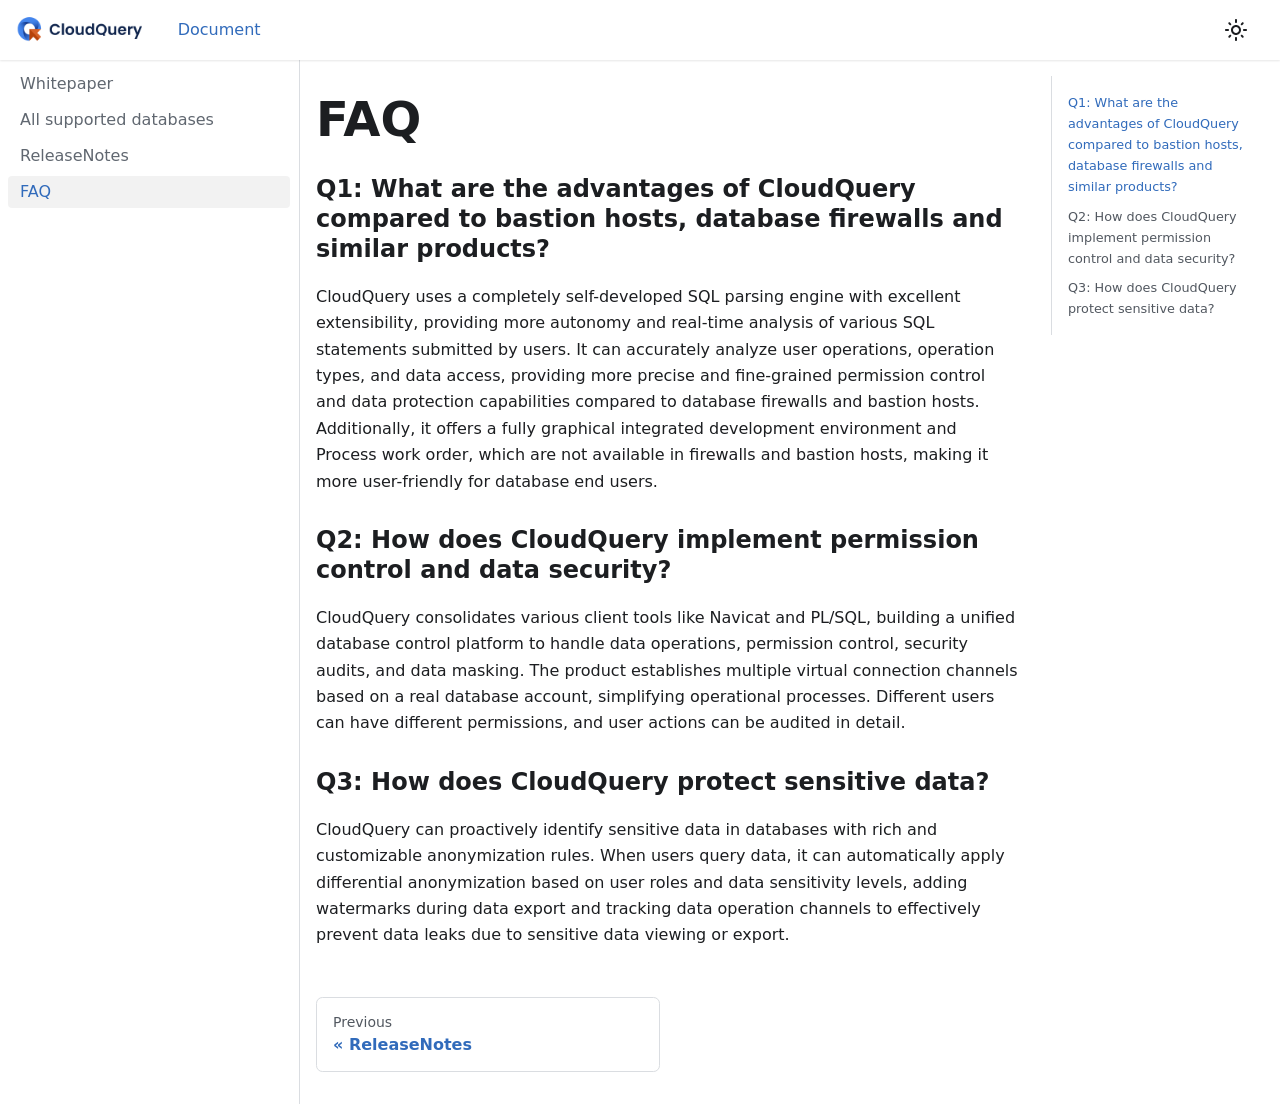
<file: doc/FAQ/index.html>
<!doctype html>
<html lang="en" dir="ltr" class="docs-wrapper docs-doc-page docs-version-current plugin-docs plugin-id-default docs-doc-id-FAQ" data-has-hydrated="false">
<head>
<meta charset="UTF-8">
<meta name="generator" content="Docusaurus v2.4.3">
<title data-rh="true">FAQ | CloudQuery</title><meta data-rh="true" name="viewport" content="width=device-width,initial-scale=1"><meta data-rh="true" name="twitter:card" content="summary_large_image"><meta data-rh="true" property="og:url" content="https://cqdb.vercel.app/doc/FAQ"><meta data-rh="true" name="docusaurus_locale" content="en"><meta data-rh="true" name="docsearch:language" content="en"><meta data-rh="true" name="docusaurus_version" content="current"><meta data-rh="true" name="docusaurus_tag" content="docs-default-current"><meta data-rh="true" name="docsearch:version" content="current"><meta data-rh="true" name="docsearch:docusaurus_tag" content="docs-default-current"><meta data-rh="true" property="og:title" content="FAQ | CloudQuery"><meta data-rh="true" name="description" content="Q1: What are the advantages of CloudQuery compared to bastion hosts, database firewalls and similar products?"><meta data-rh="true" property="og:description" content="Q1: What are the advantages of CloudQuery compared to bastion hosts, database firewalls and similar products?"><link data-rh="true" rel="icon" href="/doc/img/logo_2.png"><link data-rh="true" rel="canonical" href="https://cqdb.vercel.app/doc/FAQ"><link data-rh="true" rel="alternate" href="https://cqdb.vercel.app/doc/FAQ" hreflang="en"><link data-rh="true" rel="alternate" href="https://cqdb.vercel.app/doc/FAQ" hreflang="x-default"><link rel="stylesheet" href="/doc/assets/css/styles.21dff685.css">
<link rel="preload" href="/doc/assets/js/runtime~main.c478729f.js" as="script">
<link rel="preload" href="/doc/assets/js/main.953f2c5a.js" as="script">
</head>
<body class="navigation-with-keyboard">
<script>!function(){function t(t){document.documentElement.setAttribute("data-theme",t)}var e=function(){var t=null;try{t=new URLSearchParams(window.location.search).get("docusaurus-theme")}catch(t){}return t}()||function(){var t=null;try{t=localStorage.getItem("theme")}catch(t){}return t}();t(null!==e?e:"light")}()</script><div id="__docusaurus">
<div role="region" aria-label="Skip to main content"><a class="skipToContent_fXgn" href="#__docusaurus_skipToContent_fallback">Skip to main content</a></div><nav aria-label="Main" class="navbar navbar--fixed-top"><div class="navbar__inner"><div class="navbar__items"><button aria-label="Toggle navigation bar" aria-expanded="false" class="navbar__toggle clean-btn" type="button"><svg width="30" height="30" viewBox="0 0 30 30" aria-hidden="true"><path stroke="currentColor" stroke-linecap="round" stroke-miterlimit="10" stroke-width="2" d="M4 7h22M4 15h22M4 23h22"></path></svg></button><a href="https://cqdb.vercel.app/" target="_self" rel="noopener noreferrer" class="navbar__brand"><div class="navbar__logo"><img src="/doc/img/logo_1.png" alt="cloudquery" class="themedImage_ToTc themedImage--light_HNdA"><img src="/doc/img/logo_1.png" alt="cloudquery" class="themedImage_ToTc themedImage--dark_i4oU"></div></a><a aria-current="page" class="navbar__item navbar__link navbar__link--active" href="/doc/Whitepaper">Document</a></div><div class="navbar__items navbar__items--right"><div class="toggle_vylO colorModeToggle_DEke"><button class="clean-btn toggleButton_gllP toggleButtonDisabled_aARS" type="button" disabled="" title="Switch between dark and light mode (currently light mode)" aria-label="Switch between dark and light mode (currently light mode)" aria-live="polite"><svg viewBox="0 0 24 24" width="24" height="24" class="lightToggleIcon_pyhR"><path fill="currentColor" d="M12,9c1.65,0,3,1.35,3,3s-1.35,3-3,3s-3-1.35-3-3S10.35,9,12,9 M12,7c-2.76,0-5,2.24-5,5s2.24,5,5,5s5-2.24,5-5 S14.76,7,12,7L12,7z M2,13l2,0c0.55,0,1-0.45,1-1s-0.45-1-1-1l-2,0c-0.55,0-1,0.45-1,1S1.45,13,2,13z M20,13l2,0c0.55,0,1-0.45,1-1 s-0.45-1-1-1l-2,0c-0.55,0-1,0.45-1,1S19.45,13,20,13z M11,2v2c0,0.55,0.45,1,1,1s1-0.45,1-1V2c0-0.55-0.45-1-1-1S11,1.45,11,2z M11,20v2c0,0.55,0.45,1,1,1s1-0.45,1-1v-2c0-0.55-0.45-1-1-1C11.45,19,11,19.45,11,20z M5.99,4.58c-0.39-0.39-1.03-0.39-1.41,0 c-0.39,0.39-0.39,1.03,0,1.41l1.06,1.06c0.39,0.39,1.03,0.39,1.41,0s0.39-1.03,0-1.41L5.99,4.58z M18.36,16.95 c-0.39-0.39-1.03-0.39-1.41,0c-0.39,0.39-0.39,1.03,0,1.41l1.06,1.06c0.39,0.39,1.03,0.39,1.41,0c0.39-0.39,0.39-1.03,0-1.41 L18.36,16.95z M19.42,5.99c0.39-0.39,0.39-1.03,0-1.41c-0.39-0.39-1.03-0.39-1.41,0l-1.06,1.06c-0.39,0.39-0.39,1.03,0,1.41 s1.03,0.39,1.41,0L19.42,5.99z M7.05,18.36c0.39-0.39,0.39-1.03,0-1.41c-0.39-0.39-1.03-0.39-1.41,0l-1.06,1.06 c-0.39,0.39-0.39,1.03,0,1.41s1.03,0.39,1.41,0L7.05,18.36z"></path></svg><svg viewBox="0 0 24 24" width="24" height="24" class="darkToggleIcon_wfgR"><path fill="currentColor" d="M9.37,5.51C9.19,6.15,9.1,6.82,9.1,7.5c0,4.08,3.32,7.4,7.4,7.4c0.68,0,1.35-0.09,1.99-0.27C17.45,17.19,14.93,19,12,19 c-3.86,0-7-3.14-7-7C5,9.07,6.81,6.55,9.37,5.51z M12,3c-4.97,0-9,4.03-9,9s4.03,9,9,9s9-4.03,9-9c0-0.46-0.04-0.92-0.1-1.36 c-0.98,1.37-2.58,2.26-4.4,2.26c-2.98,0-5.4-2.42-5.4-5.4c0-1.81,0.89-3.42,2.26-4.4C12.92,3.04,12.46,3,12,3L12,3z"></path></svg></button></div><div class="searchBox_ZlJk"></div></div></div><div role="presentation" class="navbar-sidebar__backdrop"></div></nav><div id="__docusaurus_skipToContent_fallback" class="main-wrapper mainWrapper_z2l0 docsWrapper_BCFX"><button aria-label="Scroll back to top" class="clean-btn theme-back-to-top-button backToTopButton_sjWU" type="button"></button><div class="docPage__5DB"><aside class="theme-doc-sidebar-container docSidebarContainer_b6E3"><div class="sidebarViewport_Xe31"><div class="sidebar_njMd"><nav aria-label="Docs sidebar" class="menu thin-scrollbar menu_SIkG"><ul class="theme-doc-sidebar-menu menu__list"><li class="theme-doc-sidebar-item-link theme-doc-sidebar-item-link-level-1 menu__list-item"><a class="menu__link" href="/doc/Whitepaper">Whitepaper</a></li><li class="theme-doc-sidebar-item-link theme-doc-sidebar-item-link-level-1 menu__list-item"><a class="menu__link" href="/doc/Support">All supported databases</a></li><li class="theme-doc-sidebar-item-link theme-doc-sidebar-item-link-level-1 menu__list-item"><a class="menu__link" href="/doc/Releasenote">ReleaseNotes</a></li><li class="theme-doc-sidebar-item-link theme-doc-sidebar-item-link-level-1 menu__list-item"><a class="menu__link menu__link--active" aria-current="page" href="/doc/FAQ">FAQ</a></li></ul></nav></div></div></aside><main class="docMainContainer_gTbr"><div class="container padding-top--md padding-bottom--lg"><div class="row"><div class="col docItemCol_VOVn"><div class="docItemContainer_Djhp"><article><nav class="theme-doc-breadcrumbs breadcrumbsContainer_Z_bl" aria-label="Breadcrumbs"><ul class="breadcrumbs" itemscope="" itemtype="https://schema.org/BreadcrumbList"><li class="breadcrumbs__item"><a aria-label="Home page" class="breadcrumbs__link" href="/doc/"><svg viewBox="0 0 24 24" class="breadcrumbHomeIcon_YNFT"><path d="M10 19v-5h4v5c0 .55.45 1 1 1h3c.55 0 1-.45 1-1v-7h1.7c.46 0 .68-.57.33-.87L12.67 3.6c-.38-.34-.96-.34-1.34 0l-8.36 7.53c-.34.3-.13.87.33.87H5v7c0 .55.45 1 1 1h3c.55 0 1-.45 1-1z" fill="currentColor"></path></svg></a></li><li itemscope="" itemprop="itemListElement" itemtype="https://schema.org/ListItem" class="breadcrumbs__item breadcrumbs__item--active"><span class="breadcrumbs__link" itemprop="name">FAQ</span><meta itemprop="position" content="1"></li></ul></nav><div class="tocCollapsible_ETCw theme-doc-toc-mobile tocMobile_ITEo"><button type="button" class="clean-btn tocCollapsibleButton_TO0P">On this page</button></div><div class="theme-doc-markdown markdown"><header><h1>FAQ</h1></header><h3 class="anchor anchorWithStickyNavbar_LWe7" id="q1-what-are-the-advantages-of-cloudquery-compared-to-bastion-hosts-database-firewalls-and-similar-products">Q1: What are the advantages of CloudQuery compared to bastion hosts, database firewalls and similar products?<a href="#q1-what-are-the-advantages-of-cloudquery-compared-to-bastion-hosts-database-firewalls-and-similar-products" class="hash-link" aria-label="Direct link to Q1: What are the advantages of CloudQuery compared to bastion hosts, database firewalls and similar products?" title="Direct link to Q1: What are the advantages of CloudQuery compared to bastion hosts, database firewalls and similar products?">​</a></h3><p>CloudQuery uses a completely self-developed SQL parsing engine with excellent extensibility, providing more autonomy and real-time analysis of various SQL statements submitted by users. It can accurately analyze user operations, operation types, and data access, providing more precise and fine-grained permission control and data protection capabilities compared to database firewalls and bastion hosts. Additionally, it offers a fully graphical integrated development environment and Process work order, which are not available in firewalls and bastion hosts, making it more user-friendly for database end users.</p><h3 class="anchor anchorWithStickyNavbar_LWe7" id="q2-how-does-cloudquery-implement-permission-control-and-data-security">Q2: How does CloudQuery implement permission control and data security?<a href="#q2-how-does-cloudquery-implement-permission-control-and-data-security" class="hash-link" aria-label="Direct link to Q2: How does CloudQuery implement permission control and data security?" title="Direct link to Q2: How does CloudQuery implement permission control and data security?">​</a></h3><p>CloudQuery consolidates various client tools like Navicat and PL/SQL, building a unified database control platform to handle data operations, permission control, security audits, and data masking. The product establishes multiple virtual connection channels based on a real database account, simplifying operational processes. Different users can have different permissions, and user actions can be audited in detail.</p><h3 class="anchor anchorWithStickyNavbar_LWe7" id="q3-how-does-cloudquery-protect-sensitive-data">Q3: How does CloudQuery protect sensitive data?<a href="#q3-how-does-cloudquery-protect-sensitive-data" class="hash-link" aria-label="Direct link to Q3: How does CloudQuery protect sensitive data?" title="Direct link to Q3: How does CloudQuery protect sensitive data?">​</a></h3><p>CloudQuery can proactively identify sensitive data in databases with rich and customizable anonymization rules. When users query data, it can automatically apply differential anonymization based on user roles and data sensitivity levels, adding watermarks during data export and tracking data operation channels to effectively prevent data leaks due to sensitive data viewing or export.</p></div></article><nav class="pagination-nav docusaurus-mt-lg" aria-label="Docs pages"><a class="pagination-nav__link pagination-nav__link--prev" href="/doc/Releasenote"><div class="pagination-nav__sublabel">Previous</div><div class="pagination-nav__label">ReleaseNotes</div></a></nav></div></div><div class="col col--3"><div class="tableOfContents_bqdL thin-scrollbar theme-doc-toc-desktop"><ul class="table-of-contents table-of-contents__left-border"><li><a href="#q1-what-are-the-advantages-of-cloudquery-compared-to-bastion-hosts-database-firewalls-and-similar-products" class="table-of-contents__link toc-highlight">Q1: What are the advantages of CloudQuery compared to bastion hosts, database firewalls and similar products?</a></li><li><a href="#q2-how-does-cloudquery-implement-permission-control-and-data-security" class="table-of-contents__link toc-highlight">Q2: How does CloudQuery implement permission control and data security?</a></li><li><a href="#q3-how-does-cloudquery-protect-sensitive-data" class="table-of-contents__link toc-highlight">Q3: How does CloudQuery protect sensitive data?</a></li></ul></div></div></div></div></main></div></div></div>
<script src="/doc/assets/js/runtime~main.c478729f.js"></script>
<script src="/doc/assets/js/main.953f2c5a.js"></script>
</body>
</html>
</file>
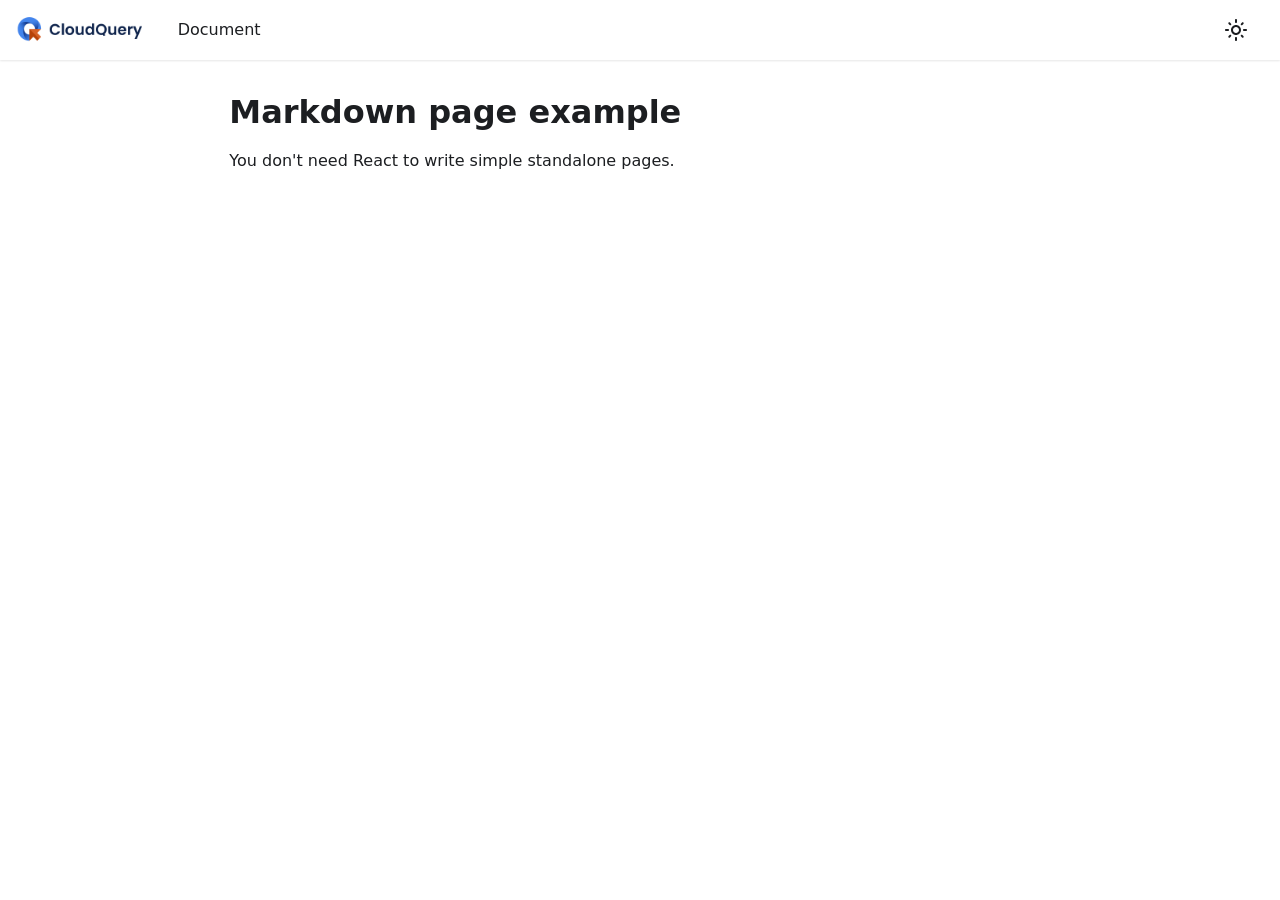
<file: doc/markdown-page/index.html>
<!doctype html>
<html lang="en" dir="ltr" class="mdx-wrapper mdx-page plugin-pages plugin-id-default" data-has-hydrated="false">
<head>
<meta charset="UTF-8">
<meta name="generator" content="Docusaurus v2.4.3">
<title data-rh="true">Markdown page example | CloudQuery</title><meta data-rh="true" name="viewport" content="width=device-width,initial-scale=1"><meta data-rh="true" name="twitter:card" content="summary_large_image"><meta data-rh="true" property="og:url" content="https://cqdb.vercel.app/doc/markdown-page"><meta data-rh="true" name="docusaurus_locale" content="en"><meta data-rh="true" name="docusaurus_tag" content="default"><meta data-rh="true" name="docsearch:language" content="en"><meta data-rh="true" name="docsearch:docusaurus_tag" content="default"><meta data-rh="true" property="og:title" content="Markdown page example | CloudQuery"><meta data-rh="true" name="description" content="You don&#x27;t need React to write simple standalone pages."><meta data-rh="true" property="og:description" content="You don&#x27;t need React to write simple standalone pages."><link data-rh="true" rel="icon" href="/doc/img/logo_2.png"><link data-rh="true" rel="canonical" href="https://cqdb.vercel.app/doc/markdown-page"><link data-rh="true" rel="alternate" href="https://cqdb.vercel.app/doc/markdown-page" hreflang="en"><link data-rh="true" rel="alternate" href="https://cqdb.vercel.app/doc/markdown-page" hreflang="x-default"><link rel="stylesheet" href="/doc/assets/css/styles.21dff685.css">
<link rel="preload" href="/doc/assets/js/runtime~main.c478729f.js" as="script">
<link rel="preload" href="/doc/assets/js/main.953f2c5a.js" as="script">
</head>
<body class="navigation-with-keyboard">
<script>!function(){function t(t){document.documentElement.setAttribute("data-theme",t)}var e=function(){var t=null;try{t=new URLSearchParams(window.location.search).get("docusaurus-theme")}catch(t){}return t}()||function(){var t=null;try{t=localStorage.getItem("theme")}catch(t){}return t}();t(null!==e?e:"light")}()</script><div id="__docusaurus">
<div role="region" aria-label="Skip to main content"><a class="skipToContent_fXgn" href="#__docusaurus_skipToContent_fallback">Skip to main content</a></div><nav aria-label="Main" class="navbar navbar--fixed-top"><div class="navbar__inner"><div class="navbar__items"><button aria-label="Toggle navigation bar" aria-expanded="false" class="navbar__toggle clean-btn" type="button"><svg width="30" height="30" viewBox="0 0 30 30" aria-hidden="true"><path stroke="currentColor" stroke-linecap="round" stroke-miterlimit="10" stroke-width="2" d="M4 7h22M4 15h22M4 23h22"></path></svg></button><a href="https://cqdb.vercel.app/" target="_self" rel="noopener noreferrer" class="navbar__brand"><div class="navbar__logo"><img src="/doc/img/logo_1.png" alt="cloudquery" class="themedImage_ToTc themedImage--light_HNdA"><img src="/doc/img/logo_1.png" alt="cloudquery" class="themedImage_ToTc themedImage--dark_i4oU"></div></a><a class="navbar__item navbar__link" href="/doc/Whitepaper">Document</a></div><div class="navbar__items navbar__items--right"><div class="toggle_vylO colorModeToggle_DEke"><button class="clean-btn toggleButton_gllP toggleButtonDisabled_aARS" type="button" disabled="" title="Switch between dark and light mode (currently light mode)" aria-label="Switch between dark and light mode (currently light mode)" aria-live="polite"><svg viewBox="0 0 24 24" width="24" height="24" class="lightToggleIcon_pyhR"><path fill="currentColor" d="M12,9c1.65,0,3,1.35,3,3s-1.35,3-3,3s-3-1.35-3-3S10.35,9,12,9 M12,7c-2.76,0-5,2.24-5,5s2.24,5,5,5s5-2.24,5-5 S14.76,7,12,7L12,7z M2,13l2,0c0.55,0,1-0.45,1-1s-0.45-1-1-1l-2,0c-0.55,0-1,0.45-1,1S1.45,13,2,13z M20,13l2,0c0.55,0,1-0.45,1-1 s-0.45-1-1-1l-2,0c-0.55,0-1,0.45-1,1S19.45,13,20,13z M11,2v2c0,0.55,0.45,1,1,1s1-0.45,1-1V2c0-0.55-0.45-1-1-1S11,1.45,11,2z M11,20v2c0,0.55,0.45,1,1,1s1-0.45,1-1v-2c0-0.55-0.45-1-1-1C11.45,19,11,19.45,11,20z M5.99,4.58c-0.39-0.39-1.03-0.39-1.41,0 c-0.39,0.39-0.39,1.03,0,1.41l1.06,1.06c0.39,0.39,1.03,0.39,1.41,0s0.39-1.03,0-1.41L5.99,4.58z M18.36,16.95 c-0.39-0.39-1.03-0.39-1.41,0c-0.39,0.39-0.39,1.03,0,1.41l1.06,1.06c0.39,0.39,1.03,0.39,1.41,0c0.39-0.39,0.39-1.03,0-1.41 L18.36,16.95z M19.42,5.99c0.39-0.39,0.39-1.03,0-1.41c-0.39-0.39-1.03-0.39-1.41,0l-1.06,1.06c-0.39,0.39-0.39,1.03,0,1.41 s1.03,0.39,1.41,0L19.42,5.99z M7.05,18.36c0.39-0.39,0.39-1.03,0-1.41c-0.39-0.39-1.03-0.39-1.41,0l-1.06,1.06 c-0.39,0.39-0.39,1.03,0,1.41s1.03,0.39,1.41,0L7.05,18.36z"></path></svg><svg viewBox="0 0 24 24" width="24" height="24" class="darkToggleIcon_wfgR"><path fill="currentColor" d="M9.37,5.51C9.19,6.15,9.1,6.82,9.1,7.5c0,4.08,3.32,7.4,7.4,7.4c0.68,0,1.35-0.09,1.99-0.27C17.45,17.19,14.93,19,12,19 c-3.86,0-7-3.14-7-7C5,9.07,6.81,6.55,9.37,5.51z M12,3c-4.97,0-9,4.03-9,9s4.03,9,9,9s9-4.03,9-9c0-0.46-0.04-0.92-0.1-1.36 c-0.98,1.37-2.58,2.26-4.4,2.26c-2.98,0-5.4-2.42-5.4-5.4c0-1.81,0.89-3.42,2.26-4.4C12.92,3.04,12.46,3,12,3L12,3z"></path></svg></button></div><div class="searchBox_ZlJk"></div></div></div><div role="presentation" class="navbar-sidebar__backdrop"></div></nav><div id="__docusaurus_skipToContent_fallback" class="main-wrapper mainWrapper_z2l0"><main class="container container--fluid margin-vert--lg"><div class="row mdxPageWrapper_j9I6"><div class="col col--8"><article><h1>Markdown page example</h1><p>You don&#x27;t need React to write simple standalone pages.</p></article></div></div></main></div></div>
<script src="/doc/assets/js/runtime~main.c478729f.js"></script>
<script src="/doc/assets/js/main.953f2c5a.js"></script>
</body>
</html>
</file>
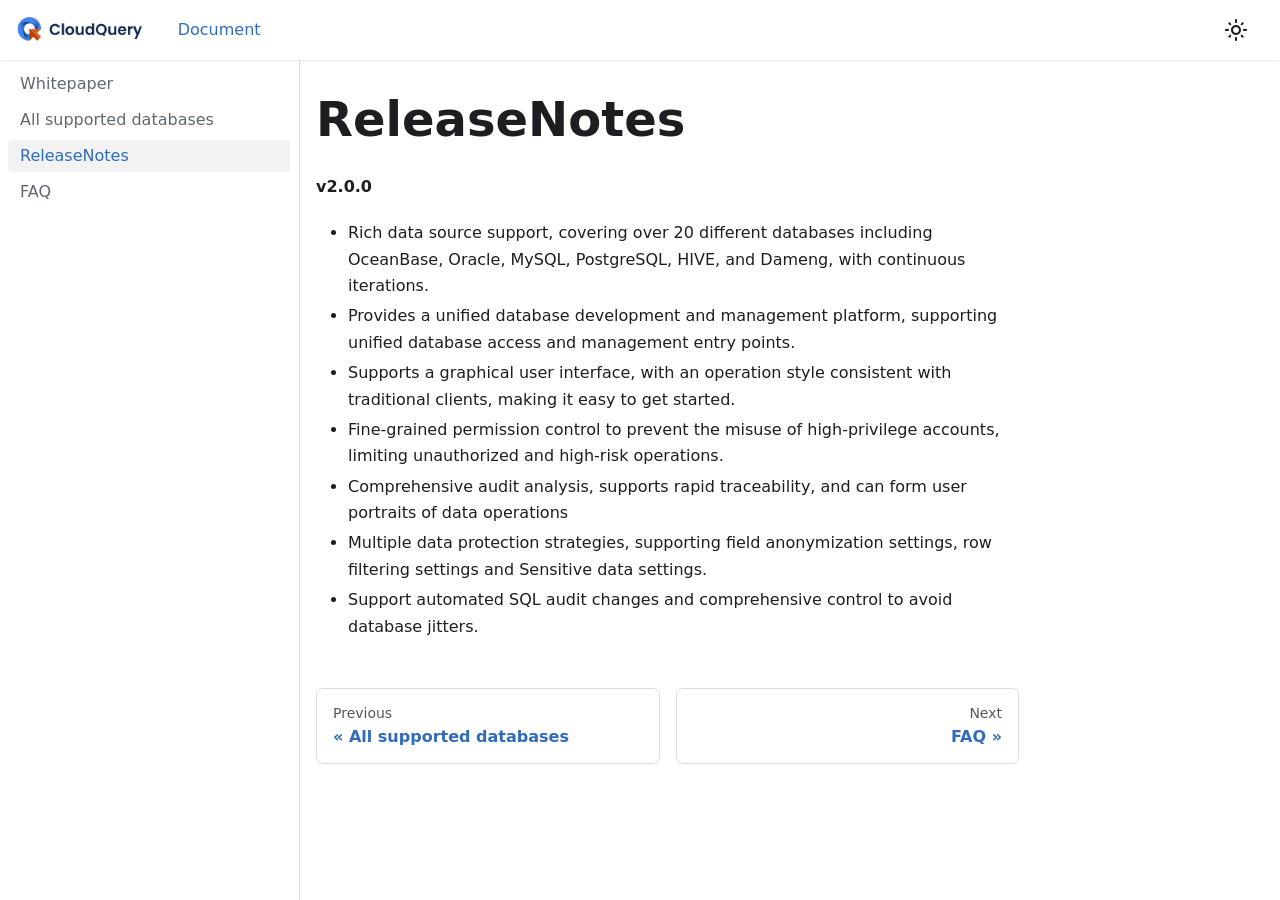
<file: doc/Releasenote/index.html>
<!doctype html>
<html lang="en" dir="ltr" class="docs-wrapper docs-doc-page docs-version-current plugin-docs plugin-id-default docs-doc-id-Releasenote" data-has-hydrated="false">
<head>
<meta charset="UTF-8">
<meta name="generator" content="Docusaurus v2.4.3">
<title data-rh="true">ReleaseNotes | CloudQuery</title><meta data-rh="true" name="viewport" content="width=device-width,initial-scale=1"><meta data-rh="true" name="twitter:card" content="summary_large_image"><meta data-rh="true" property="og:url" content="https://cqdb.vercel.app/doc/Releasenote"><meta data-rh="true" name="docusaurus_locale" content="en"><meta data-rh="true" name="docsearch:language" content="en"><meta data-rh="true" name="docusaurus_version" content="current"><meta data-rh="true" name="docusaurus_tag" content="docs-default-current"><meta data-rh="true" name="docsearch:version" content="current"><meta data-rh="true" name="docsearch:docusaurus_tag" content="docs-default-current"><meta data-rh="true" property="og:title" content="ReleaseNotes | CloudQuery"><meta data-rh="true" name="description" content="v2.0.0"><meta data-rh="true" property="og:description" content="v2.0.0"><link data-rh="true" rel="icon" href="/doc/img/logo_2.png"><link data-rh="true" rel="canonical" href="https://cqdb.vercel.app/doc/Releasenote"><link data-rh="true" rel="alternate" href="https://cqdb.vercel.app/doc/Releasenote" hreflang="en"><link data-rh="true" rel="alternate" href="https://cqdb.vercel.app/doc/Releasenote" hreflang="x-default"><link rel="stylesheet" href="/doc/assets/css/styles.21dff685.css">
<link rel="preload" href="/doc/assets/js/runtime~main.c478729f.js" as="script">
<link rel="preload" href="/doc/assets/js/main.953f2c5a.js" as="script">
</head>
<body class="navigation-with-keyboard">
<script>!function(){function t(t){document.documentElement.setAttribute("data-theme",t)}var e=function(){var t=null;try{t=new URLSearchParams(window.location.search).get("docusaurus-theme")}catch(t){}return t}()||function(){var t=null;try{t=localStorage.getItem("theme")}catch(t){}return t}();t(null!==e?e:"light")}()</script><div id="__docusaurus">
<div role="region" aria-label="Skip to main content"><a class="skipToContent_fXgn" href="#__docusaurus_skipToContent_fallback">Skip to main content</a></div><nav aria-label="Main" class="navbar navbar--fixed-top"><div class="navbar__inner"><div class="navbar__items"><button aria-label="Toggle navigation bar" aria-expanded="false" class="navbar__toggle clean-btn" type="button"><svg width="30" height="30" viewBox="0 0 30 30" aria-hidden="true"><path stroke="currentColor" stroke-linecap="round" stroke-miterlimit="10" stroke-width="2" d="M4 7h22M4 15h22M4 23h22"></path></svg></button><a href="https://cqdb.vercel.app/" target="_self" rel="noopener noreferrer" class="navbar__brand"><div class="navbar__logo"><img src="/doc/img/logo_1.png" alt="cloudquery" class="themedImage_ToTc themedImage--light_HNdA"><img src="/doc/img/logo_1.png" alt="cloudquery" class="themedImage_ToTc themedImage--dark_i4oU"></div></a><a aria-current="page" class="navbar__item navbar__link navbar__link--active" href="/doc/Whitepaper">Document</a></div><div class="navbar__items navbar__items--right"><div class="toggle_vylO colorModeToggle_DEke"><button class="clean-btn toggleButton_gllP toggleButtonDisabled_aARS" type="button" disabled="" title="Switch between dark and light mode (currently light mode)" aria-label="Switch between dark and light mode (currently light mode)" aria-live="polite"><svg viewBox="0 0 24 24" width="24" height="24" class="lightToggleIcon_pyhR"><path fill="currentColor" d="M12,9c1.65,0,3,1.35,3,3s-1.35,3-3,3s-3-1.35-3-3S10.35,9,12,9 M12,7c-2.76,0-5,2.24-5,5s2.24,5,5,5s5-2.24,5-5 S14.76,7,12,7L12,7z M2,13l2,0c0.55,0,1-0.45,1-1s-0.45-1-1-1l-2,0c-0.55,0-1,0.45-1,1S1.45,13,2,13z M20,13l2,0c0.55,0,1-0.45,1-1 s-0.45-1-1-1l-2,0c-0.55,0-1,0.45-1,1S19.45,13,20,13z M11,2v2c0,0.55,0.45,1,1,1s1-0.45,1-1V2c0-0.55-0.45-1-1-1S11,1.45,11,2z M11,20v2c0,0.55,0.45,1,1,1s1-0.45,1-1v-2c0-0.55-0.45-1-1-1C11.45,19,11,19.45,11,20z M5.99,4.58c-0.39-0.39-1.03-0.39-1.41,0 c-0.39,0.39-0.39,1.03,0,1.41l1.06,1.06c0.39,0.39,1.03,0.39,1.41,0s0.39-1.03,0-1.41L5.99,4.58z M18.36,16.95 c-0.39-0.39-1.03-0.39-1.41,0c-0.39,0.39-0.39,1.03,0,1.41l1.06,1.06c0.39,0.39,1.03,0.39,1.41,0c0.39-0.39,0.39-1.03,0-1.41 L18.36,16.95z M19.42,5.99c0.39-0.39,0.39-1.03,0-1.41c-0.39-0.39-1.03-0.39-1.41,0l-1.06,1.06c-0.39,0.39-0.39,1.03,0,1.41 s1.03,0.39,1.41,0L19.42,5.99z M7.05,18.36c0.39-0.39,0.39-1.03,0-1.41c-0.39-0.39-1.03-0.39-1.41,0l-1.06,1.06 c-0.39,0.39-0.39,1.03,0,1.41s1.03,0.39,1.41,0L7.05,18.36z"></path></svg><svg viewBox="0 0 24 24" width="24" height="24" class="darkToggleIcon_wfgR"><path fill="currentColor" d="M9.37,5.51C9.19,6.15,9.1,6.82,9.1,7.5c0,4.08,3.32,7.4,7.4,7.4c0.68,0,1.35-0.09,1.99-0.27C17.45,17.19,14.93,19,12,19 c-3.86,0-7-3.14-7-7C5,9.07,6.81,6.55,9.37,5.51z M12,3c-4.97,0-9,4.03-9,9s4.03,9,9,9s9-4.03,9-9c0-0.46-0.04-0.92-0.1-1.36 c-0.98,1.37-2.58,2.26-4.4,2.26c-2.98,0-5.4-2.42-5.4-5.4c0-1.81,0.89-3.42,2.26-4.4C12.92,3.04,12.46,3,12,3L12,3z"></path></svg></button></div><div class="searchBox_ZlJk"></div></div></div><div role="presentation" class="navbar-sidebar__backdrop"></div></nav><div id="__docusaurus_skipToContent_fallback" class="main-wrapper mainWrapper_z2l0 docsWrapper_BCFX"><button aria-label="Scroll back to top" class="clean-btn theme-back-to-top-button backToTopButton_sjWU" type="button"></button><div class="docPage__5DB"><aside class="theme-doc-sidebar-container docSidebarContainer_b6E3"><div class="sidebarViewport_Xe31"><div class="sidebar_njMd"><nav aria-label="Docs sidebar" class="menu thin-scrollbar menu_SIkG"><ul class="theme-doc-sidebar-menu menu__list"><li class="theme-doc-sidebar-item-link theme-doc-sidebar-item-link-level-1 menu__list-item"><a class="menu__link" href="/doc/Whitepaper">Whitepaper</a></li><li class="theme-doc-sidebar-item-link theme-doc-sidebar-item-link-level-1 menu__list-item"><a class="menu__link" href="/doc/Support">All supported databases</a></li><li class="theme-doc-sidebar-item-link theme-doc-sidebar-item-link-level-1 menu__list-item"><a class="menu__link menu__link--active" aria-current="page" href="/doc/Releasenote">ReleaseNotes</a></li><li class="theme-doc-sidebar-item-link theme-doc-sidebar-item-link-level-1 menu__list-item"><a class="menu__link" href="/doc/FAQ">FAQ</a></li></ul></nav></div></div></aside><main class="docMainContainer_gTbr"><div class="container padding-top--md padding-bottom--lg"><div class="row"><div class="col docItemCol_VOVn"><div class="docItemContainer_Djhp"><article><nav class="theme-doc-breadcrumbs breadcrumbsContainer_Z_bl" aria-label="Breadcrumbs"><ul class="breadcrumbs" itemscope="" itemtype="https://schema.org/BreadcrumbList"><li class="breadcrumbs__item"><a aria-label="Home page" class="breadcrumbs__link" href="/doc/"><svg viewBox="0 0 24 24" class="breadcrumbHomeIcon_YNFT"><path d="M10 19v-5h4v5c0 .55.45 1 1 1h3c.55 0 1-.45 1-1v-7h1.7c.46 0 .68-.57.33-.87L12.67 3.6c-.38-.34-.96-.34-1.34 0l-8.36 7.53c-.34.3-.13.87.33.87H5v7c0 .55.45 1 1 1h3c.55 0 1-.45 1-1z" fill="currentColor"></path></svg></a></li><li itemscope="" itemprop="itemListElement" itemtype="https://schema.org/ListItem" class="breadcrumbs__item breadcrumbs__item--active"><span class="breadcrumbs__link" itemprop="name">ReleaseNotes</span><meta itemprop="position" content="1"></li></ul></nav><div class="theme-doc-markdown markdown"><h1>ReleaseNotes</h1><p><strong>v2.0.0</strong></p><ul><li>Rich data source support, covering over 20 different databases including OceanBase, Oracle, MySQL, PostgreSQL, HIVE, and Dameng, with continuous iterations.</li><li>Provides a unified database development and management platform, supporting unified database access and management entry points.</li><li>Supports a graphical user interface, with an operation style consistent with traditional clients, making it easy to get started.</li><li>Fine-grained permission control to prevent the misuse of high-privilege accounts, limiting unauthorized and high-risk operations.</li><li>Comprehensive audit analysis, supports rapid traceability, and can form user portraits of data operations</li><li>Multiple data protection strategies, supporting field anonymization settings, row filtering settings and Sensitive data settings.</li><li>Support automated SQL audit changes and comprehensive control to avoid database jitters.</li></ul></div></article><nav class="pagination-nav docusaurus-mt-lg" aria-label="Docs pages"><a class="pagination-nav__link pagination-nav__link--prev" href="/doc/Support"><div class="pagination-nav__sublabel">Previous</div><div class="pagination-nav__label">All supported databases</div></a><a class="pagination-nav__link pagination-nav__link--next" href="/doc/FAQ"><div class="pagination-nav__sublabel">Next</div><div class="pagination-nav__label">FAQ</div></a></nav></div></div></div></div></main></div></div></div>
<script src="/doc/assets/js/runtime~main.c478729f.js"></script>
<script src="/doc/assets/js/main.953f2c5a.js"></script>
</body>
</html>
</file>
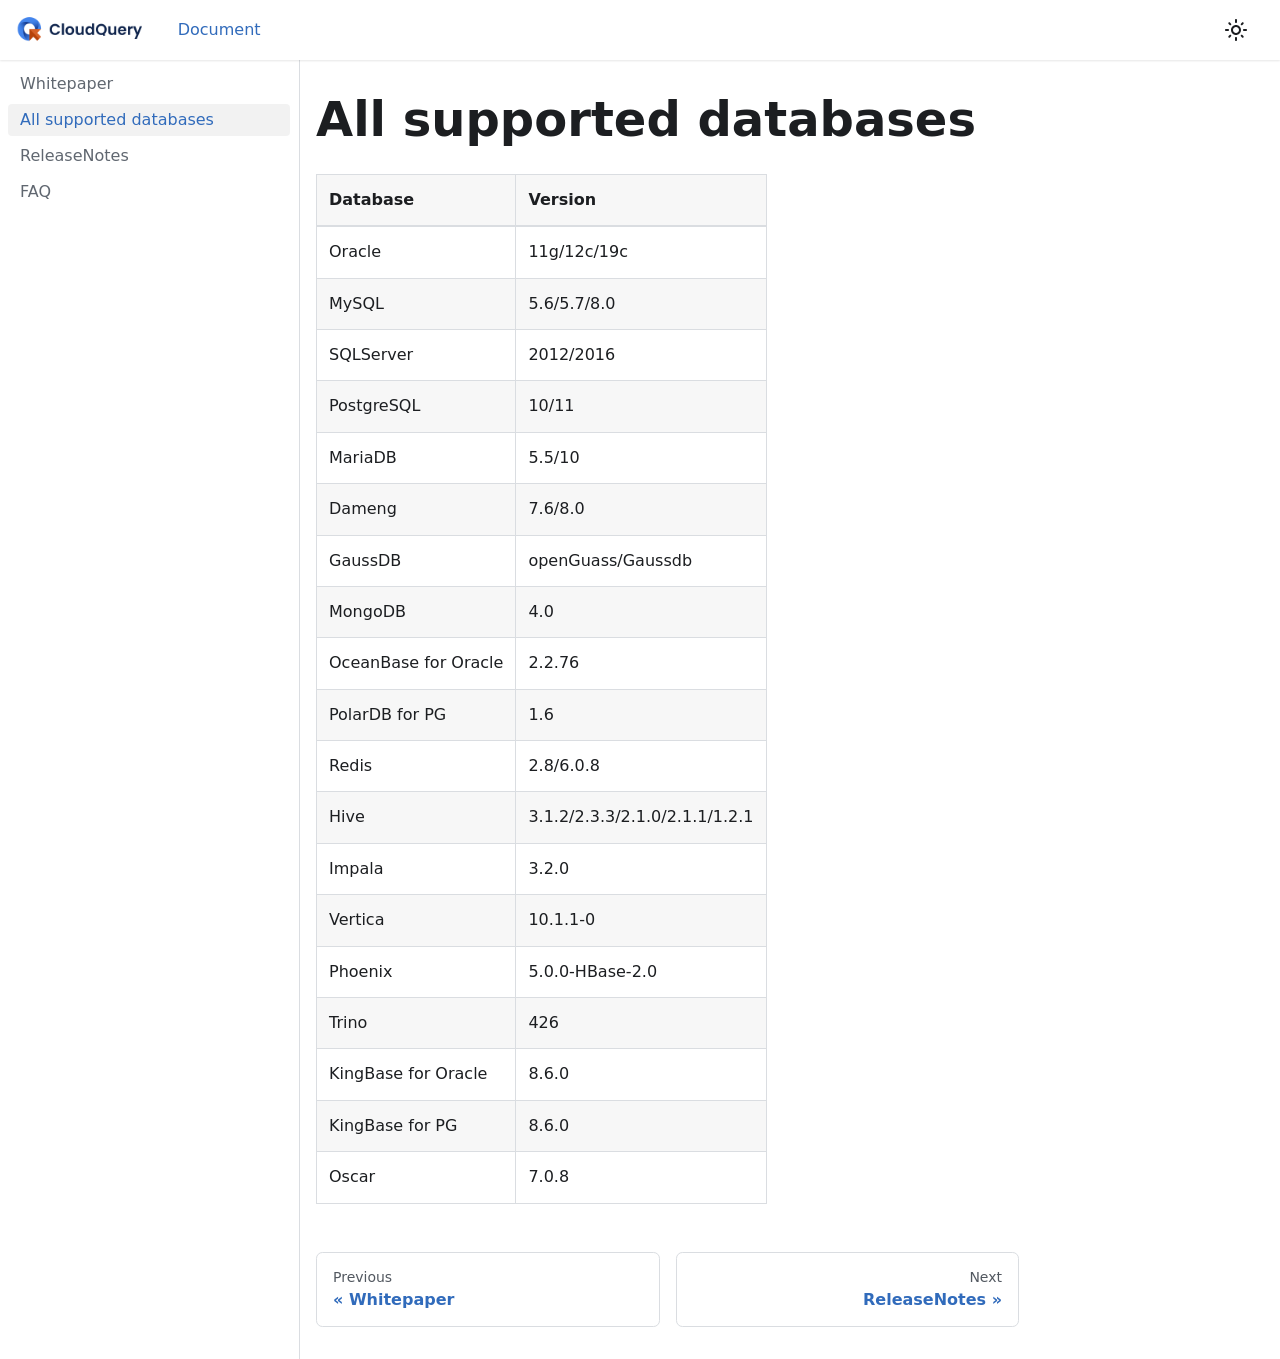
<file: doc/Support/index.html>
<!doctype html>
<html lang="en" dir="ltr" class="docs-wrapper docs-doc-page docs-version-current plugin-docs plugin-id-default docs-doc-id-Support" data-has-hydrated="false">
<head>
<meta charset="UTF-8">
<meta name="generator" content="Docusaurus v2.4.3">
<title data-rh="true">All supported databases | CloudQuery</title><meta data-rh="true" name="viewport" content="width=device-width,initial-scale=1"><meta data-rh="true" name="twitter:card" content="summary_large_image"><meta data-rh="true" property="og:url" content="https://cqdb.vercel.app/doc/Support"><meta data-rh="true" name="docusaurus_locale" content="en"><meta data-rh="true" name="docsearch:language" content="en"><meta data-rh="true" name="docusaurus_version" content="current"><meta data-rh="true" name="docusaurus_tag" content="docs-default-current"><meta data-rh="true" name="docsearch:version" content="current"><meta data-rh="true" name="docsearch:docusaurus_tag" content="docs-default-current"><meta data-rh="true" property="og:title" content="All supported databases | CloudQuery"><meta data-rh="true" name="description" content="| Database             | Version                       |"><meta data-rh="true" property="og:description" content="| Database             | Version                       |"><link data-rh="true" rel="icon" href="/doc/img/logo_2.png"><link data-rh="true" rel="canonical" href="https://cqdb.vercel.app/doc/Support"><link data-rh="true" rel="alternate" href="https://cqdb.vercel.app/doc/Support" hreflang="en"><link data-rh="true" rel="alternate" href="https://cqdb.vercel.app/doc/Support" hreflang="x-default"><link rel="stylesheet" href="/doc/assets/css/styles.21dff685.css">
<link rel="preload" href="/doc/assets/js/runtime~main.c478729f.js" as="script">
<link rel="preload" href="/doc/assets/js/main.953f2c5a.js" as="script">
</head>
<body class="navigation-with-keyboard">
<script>!function(){function t(t){document.documentElement.setAttribute("data-theme",t)}var e=function(){var t=null;try{t=new URLSearchParams(window.location.search).get("docusaurus-theme")}catch(t){}return t}()||function(){var t=null;try{t=localStorage.getItem("theme")}catch(t){}return t}();t(null!==e?e:"light")}()</script><div id="__docusaurus">
<div role="region" aria-label="Skip to main content"><a class="skipToContent_fXgn" href="#__docusaurus_skipToContent_fallback">Skip to main content</a></div><nav aria-label="Main" class="navbar navbar--fixed-top"><div class="navbar__inner"><div class="navbar__items"><button aria-label="Toggle navigation bar" aria-expanded="false" class="navbar__toggle clean-btn" type="button"><svg width="30" height="30" viewBox="0 0 30 30" aria-hidden="true"><path stroke="currentColor" stroke-linecap="round" stroke-miterlimit="10" stroke-width="2" d="M4 7h22M4 15h22M4 23h22"></path></svg></button><a href="https://cqdb.vercel.app/" target="_self" rel="noopener noreferrer" class="navbar__brand"><div class="navbar__logo"><img src="/doc/img/logo_1.png" alt="cloudquery" class="themedImage_ToTc themedImage--light_HNdA"><img src="/doc/img/logo_1.png" alt="cloudquery" class="themedImage_ToTc themedImage--dark_i4oU"></div></a><a aria-current="page" class="navbar__item navbar__link navbar__link--active" href="/doc/Whitepaper">Document</a></div><div class="navbar__items navbar__items--right"><div class="toggle_vylO colorModeToggle_DEke"><button class="clean-btn toggleButton_gllP toggleButtonDisabled_aARS" type="button" disabled="" title="Switch between dark and light mode (currently light mode)" aria-label="Switch between dark and light mode (currently light mode)" aria-live="polite"><svg viewBox="0 0 24 24" width="24" height="24" class="lightToggleIcon_pyhR"><path fill="currentColor" d="M12,9c1.65,0,3,1.35,3,3s-1.35,3-3,3s-3-1.35-3-3S10.35,9,12,9 M12,7c-2.76,0-5,2.24-5,5s2.24,5,5,5s5-2.24,5-5 S14.76,7,12,7L12,7z M2,13l2,0c0.55,0,1-0.45,1-1s-0.45-1-1-1l-2,0c-0.55,0-1,0.45-1,1S1.45,13,2,13z M20,13l2,0c0.55,0,1-0.45,1-1 s-0.45-1-1-1l-2,0c-0.55,0-1,0.45-1,1S19.45,13,20,13z M11,2v2c0,0.55,0.45,1,1,1s1-0.45,1-1V2c0-0.55-0.45-1-1-1S11,1.45,11,2z M11,20v2c0,0.55,0.45,1,1,1s1-0.45,1-1v-2c0-0.55-0.45-1-1-1C11.45,19,11,19.45,11,20z M5.99,4.58c-0.39-0.39-1.03-0.39-1.41,0 c-0.39,0.39-0.39,1.03,0,1.41l1.06,1.06c0.39,0.39,1.03,0.39,1.41,0s0.39-1.03,0-1.41L5.99,4.58z M18.36,16.95 c-0.39-0.39-1.03-0.39-1.41,0c-0.39,0.39-0.39,1.03,0,1.41l1.06,1.06c0.39,0.39,1.03,0.39,1.41,0c0.39-0.39,0.39-1.03,0-1.41 L18.36,16.95z M19.42,5.99c0.39-0.39,0.39-1.03,0-1.41c-0.39-0.39-1.03-0.39-1.41,0l-1.06,1.06c-0.39,0.39-0.39,1.03,0,1.41 s1.03,0.39,1.41,0L19.42,5.99z M7.05,18.36c0.39-0.39,0.39-1.03,0-1.41c-0.39-0.39-1.03-0.39-1.41,0l-1.06,1.06 c-0.39,0.39-0.39,1.03,0,1.41s1.03,0.39,1.41,0L7.05,18.36z"></path></svg><svg viewBox="0 0 24 24" width="24" height="24" class="darkToggleIcon_wfgR"><path fill="currentColor" d="M9.37,5.51C9.19,6.15,9.1,6.82,9.1,7.5c0,4.08,3.32,7.4,7.4,7.4c0.68,0,1.35-0.09,1.99-0.27C17.45,17.19,14.93,19,12,19 c-3.86,0-7-3.14-7-7C5,9.07,6.81,6.55,9.37,5.51z M12,3c-4.97,0-9,4.03-9,9s4.03,9,9,9s9-4.03,9-9c0-0.46-0.04-0.92-0.1-1.36 c-0.98,1.37-2.58,2.26-4.4,2.26c-2.98,0-5.4-2.42-5.4-5.4c0-1.81,0.89-3.42,2.26-4.4C12.92,3.04,12.46,3,12,3L12,3z"></path></svg></button></div><div class="searchBox_ZlJk"></div></div></div><div role="presentation" class="navbar-sidebar__backdrop"></div></nav><div id="__docusaurus_skipToContent_fallback" class="main-wrapper mainWrapper_z2l0 docsWrapper_BCFX"><button aria-label="Scroll back to top" class="clean-btn theme-back-to-top-button backToTopButton_sjWU" type="button"></button><div class="docPage__5DB"><aside class="theme-doc-sidebar-container docSidebarContainer_b6E3"><div class="sidebarViewport_Xe31"><div class="sidebar_njMd"><nav aria-label="Docs sidebar" class="menu thin-scrollbar menu_SIkG"><ul class="theme-doc-sidebar-menu menu__list"><li class="theme-doc-sidebar-item-link theme-doc-sidebar-item-link-level-1 menu__list-item"><a class="menu__link" href="/doc/Whitepaper">Whitepaper</a></li><li class="theme-doc-sidebar-item-link theme-doc-sidebar-item-link-level-1 menu__list-item"><a class="menu__link menu__link--active" aria-current="page" href="/doc/Support">All supported databases</a></li><li class="theme-doc-sidebar-item-link theme-doc-sidebar-item-link-level-1 menu__list-item"><a class="menu__link" href="/doc/Releasenote">ReleaseNotes</a></li><li class="theme-doc-sidebar-item-link theme-doc-sidebar-item-link-level-1 menu__list-item"><a class="menu__link" href="/doc/FAQ">FAQ</a></li></ul></nav></div></div></aside><main class="docMainContainer_gTbr"><div class="container padding-top--md padding-bottom--lg"><div class="row"><div class="col docItemCol_VOVn"><div class="docItemContainer_Djhp"><article><nav class="theme-doc-breadcrumbs breadcrumbsContainer_Z_bl" aria-label="Breadcrumbs"><ul class="breadcrumbs" itemscope="" itemtype="https://schema.org/BreadcrumbList"><li class="breadcrumbs__item"><a aria-label="Home page" class="breadcrumbs__link" href="/doc/"><svg viewBox="0 0 24 24" class="breadcrumbHomeIcon_YNFT"><path d="M10 19v-5h4v5c0 .55.45 1 1 1h3c.55 0 1-.45 1-1v-7h1.7c.46 0 .68-.57.33-.87L12.67 3.6c-.38-.34-.96-.34-1.34 0l-8.36 7.53c-.34.3-.13.87.33.87H5v7c0 .55.45 1 1 1h3c.55 0 1-.45 1-1z" fill="currentColor"></path></svg></a></li><li itemscope="" itemprop="itemListElement" itemtype="https://schema.org/ListItem" class="breadcrumbs__item breadcrumbs__item--active"><span class="breadcrumbs__link" itemprop="name">All supported databases</span><meta itemprop="position" content="1"></li></ul></nav><div class="theme-doc-markdown markdown"><h1>All supported databases</h1><table><thead><tr><th align="left">Database</th><th align="left">Version</th></tr></thead><tbody><tr><td align="left">Oracle</td><td align="left">11g/12c/19c</td></tr><tr><td align="left">MySQL</td><td align="left">5.6/5.7/8.0</td></tr><tr><td align="left">SQLServer</td><td align="left">2012/2016</td></tr><tr><td align="left">PostgreSQL</td><td align="left">10/11</td></tr><tr><td align="left">MariaDB</td><td align="left">5.5/10</td></tr><tr><td align="left">Dameng</td><td align="left">7.6/8.0</td></tr><tr><td align="left">GaussDB</td><td align="left">openGuass/Gaussdb</td></tr><tr><td align="left">MongoDB</td><td align="left">4.0</td></tr><tr><td align="left">OceanBase for Oracle</td><td align="left">2.2.76</td></tr><tr><td align="left">PolarDB for PG</td><td align="left">1.6</td></tr><tr><td align="left">Redis</td><td align="left">2.8/6.0.8</td></tr><tr><td align="left">Hive</td><td align="left">3.1.2/2.3.3/2.1.0/2.1.1/1.2.1</td></tr><tr><td align="left">Impala</td><td align="left">3.2.0</td></tr><tr><td align="left">Vertica</td><td align="left">10.1.1-0</td></tr><tr><td align="left">Phoenix</td><td align="left">5.0.0-HBase-2.0</td></tr><tr><td align="left">Trino</td><td align="left">426</td></tr><tr><td align="left">KingBase for Oracle</td><td align="left">8.6.0</td></tr><tr><td align="left">KingBase for PG</td><td align="left">8.6.0</td></tr><tr><td align="left">Oscar</td><td align="left">7.0.8</td></tr></tbody></table></div></article><nav class="pagination-nav docusaurus-mt-lg" aria-label="Docs pages"><a class="pagination-nav__link pagination-nav__link--prev" href="/doc/Whitepaper"><div class="pagination-nav__sublabel">Previous</div><div class="pagination-nav__label">Whitepaper</div></a><a class="pagination-nav__link pagination-nav__link--next" href="/doc/Releasenote"><div class="pagination-nav__sublabel">Next</div><div class="pagination-nav__label">ReleaseNotes</div></a></nav></div></div></div></div></main></div></div></div>
<script src="/doc/assets/js/runtime~main.c478729f.js"></script>
<script src="/doc/assets/js/main.953f2c5a.js"></script>
</body>
</html>
</file>
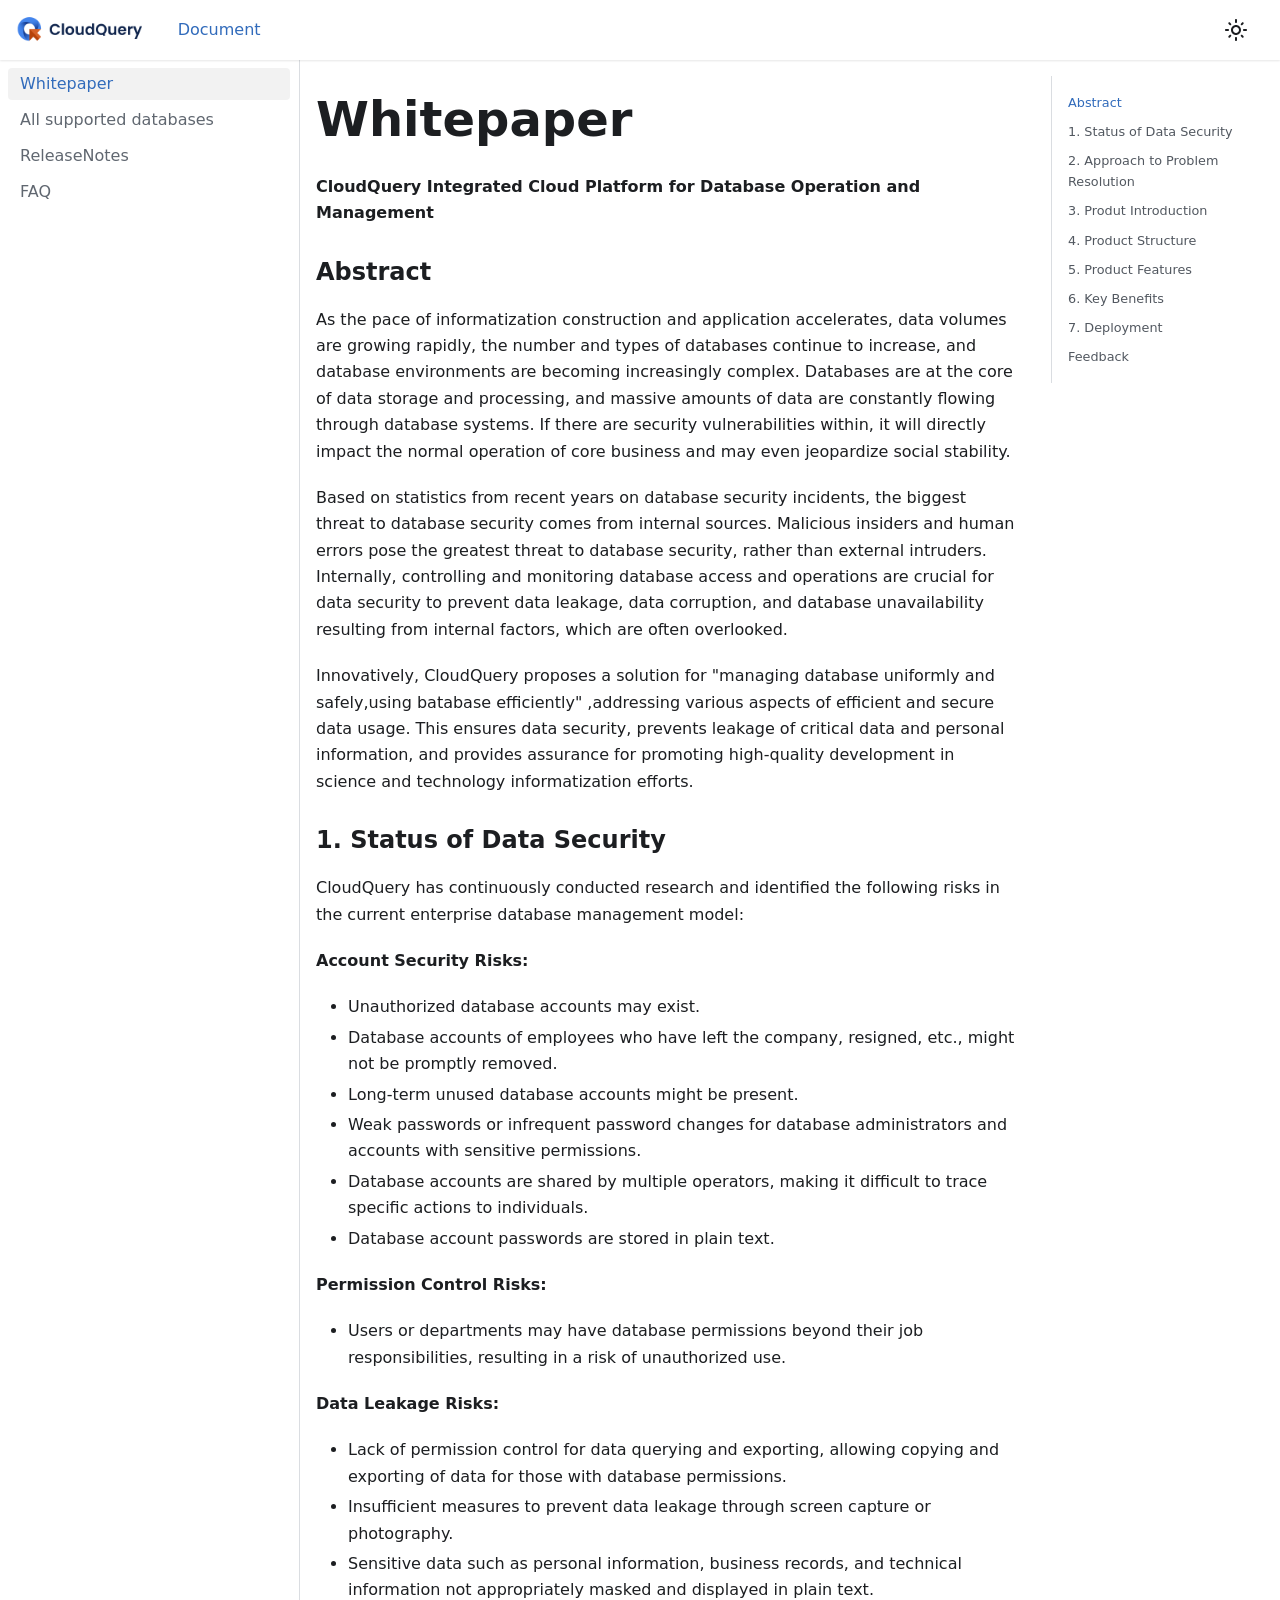
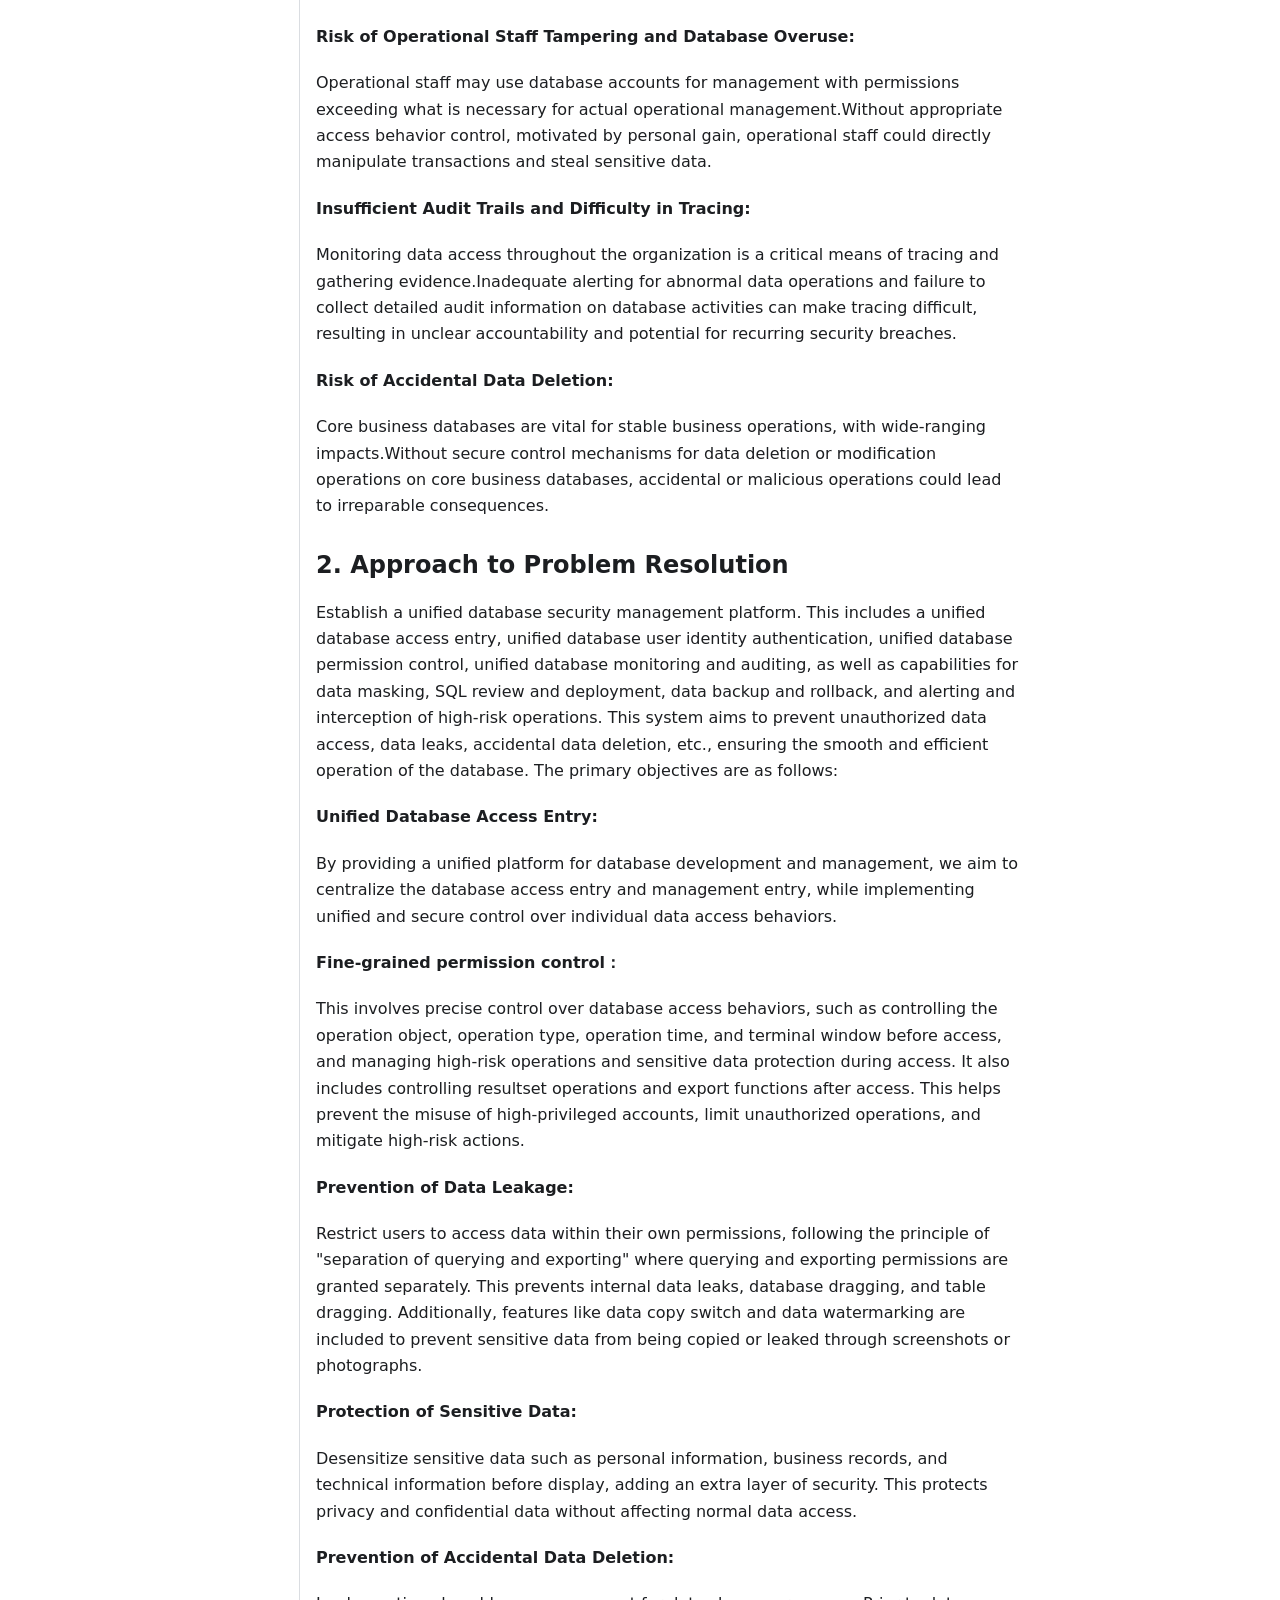
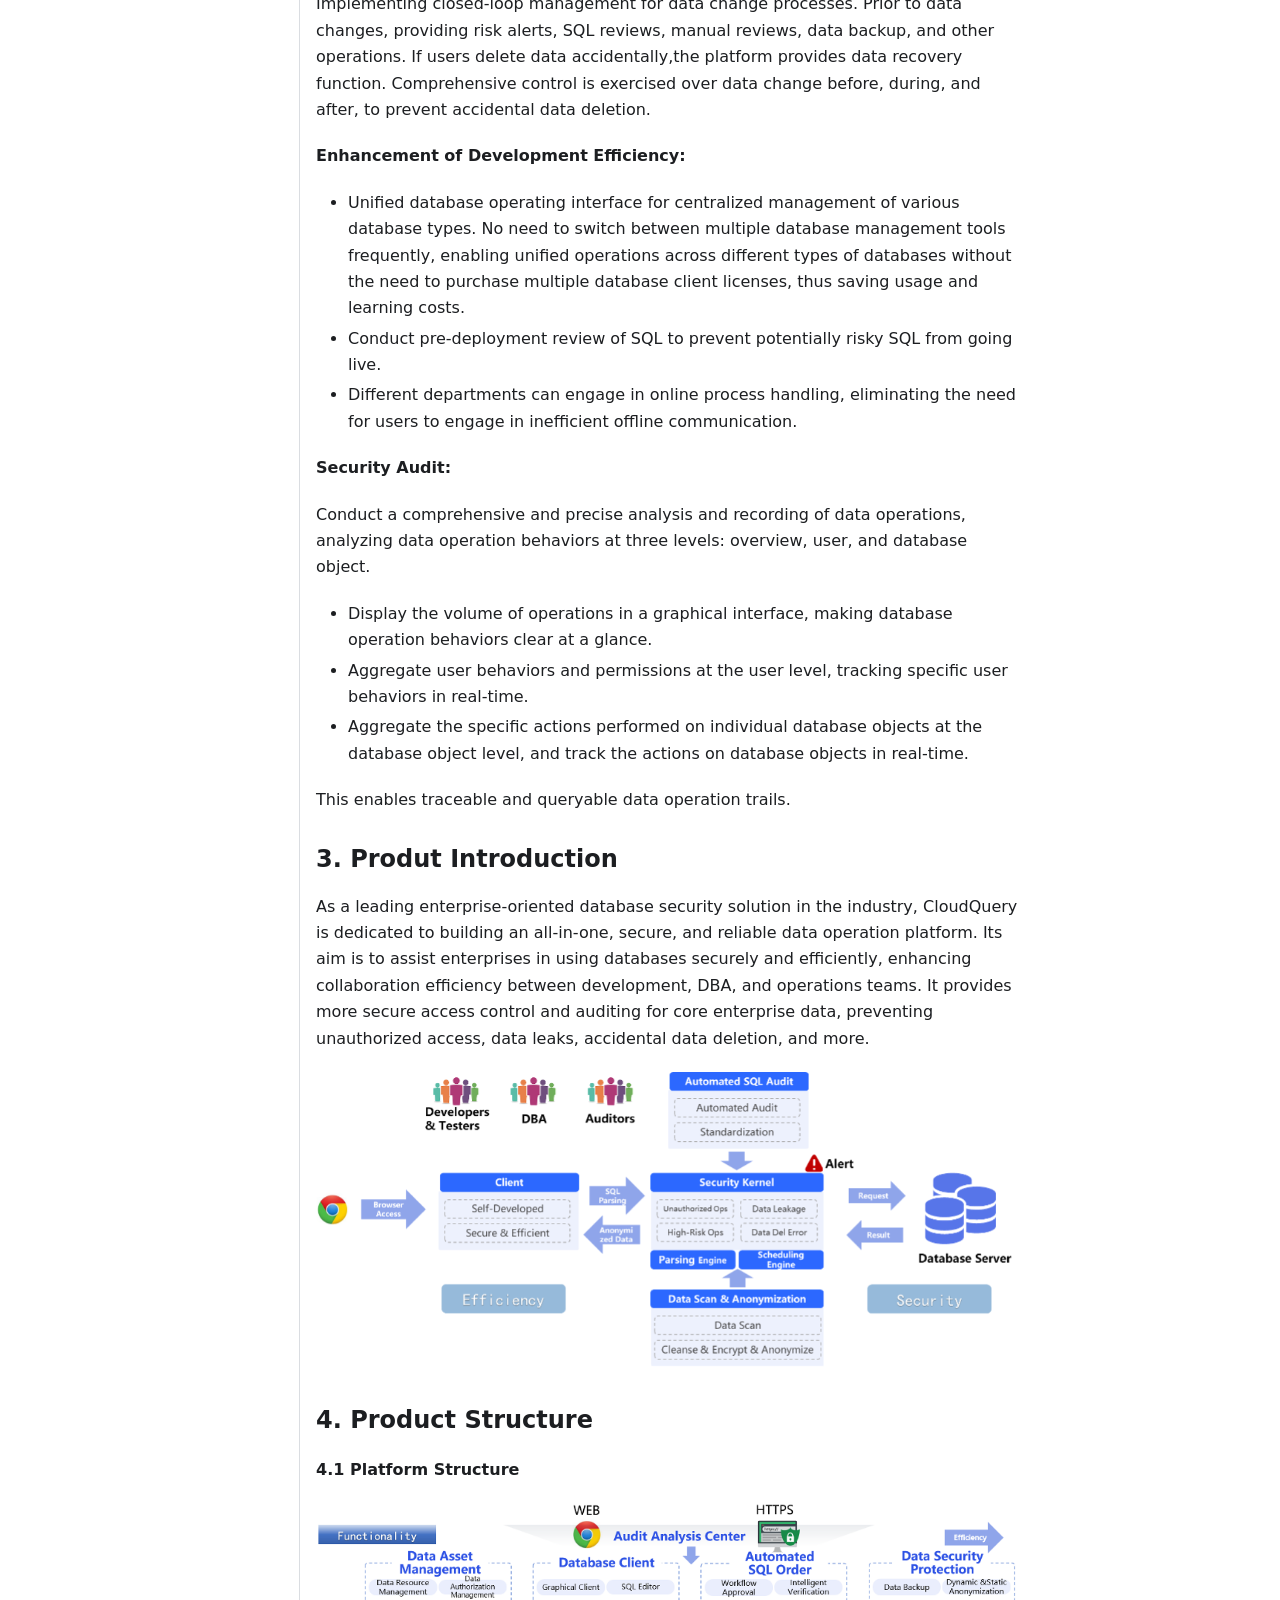
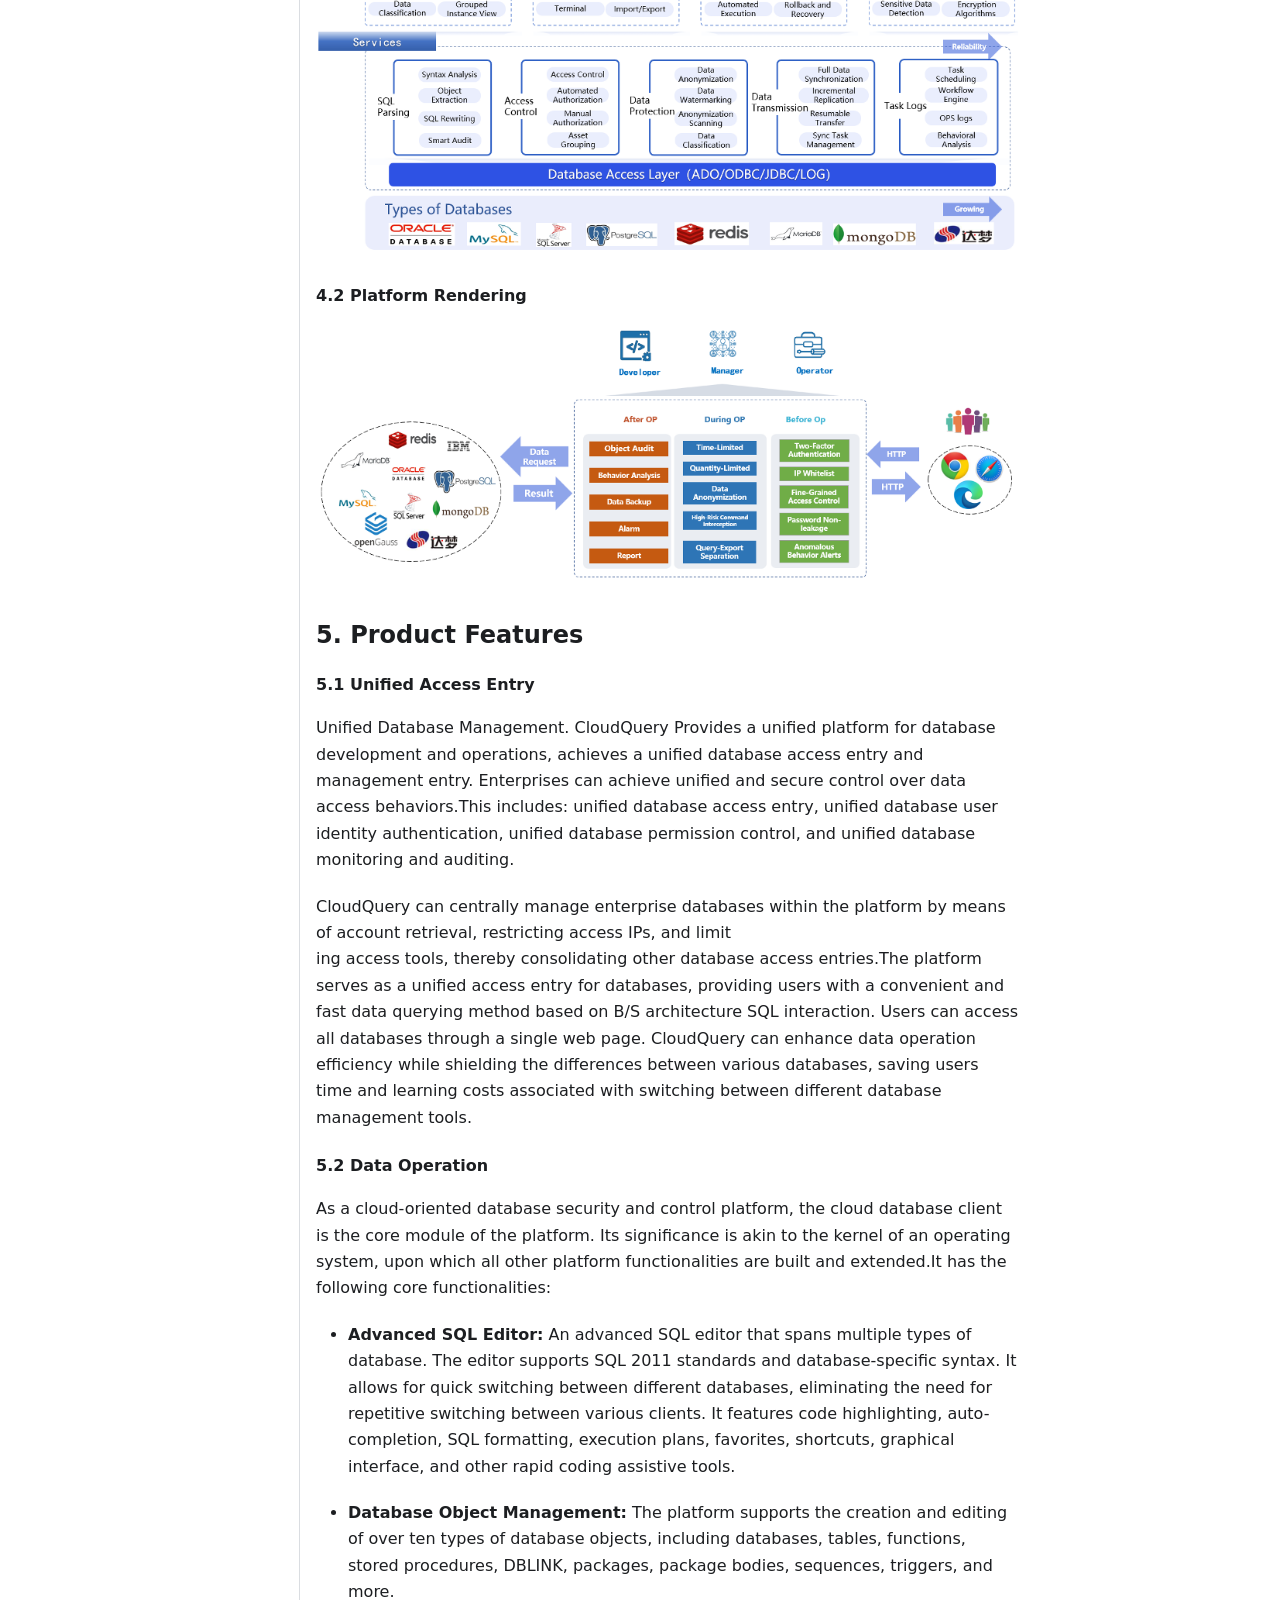
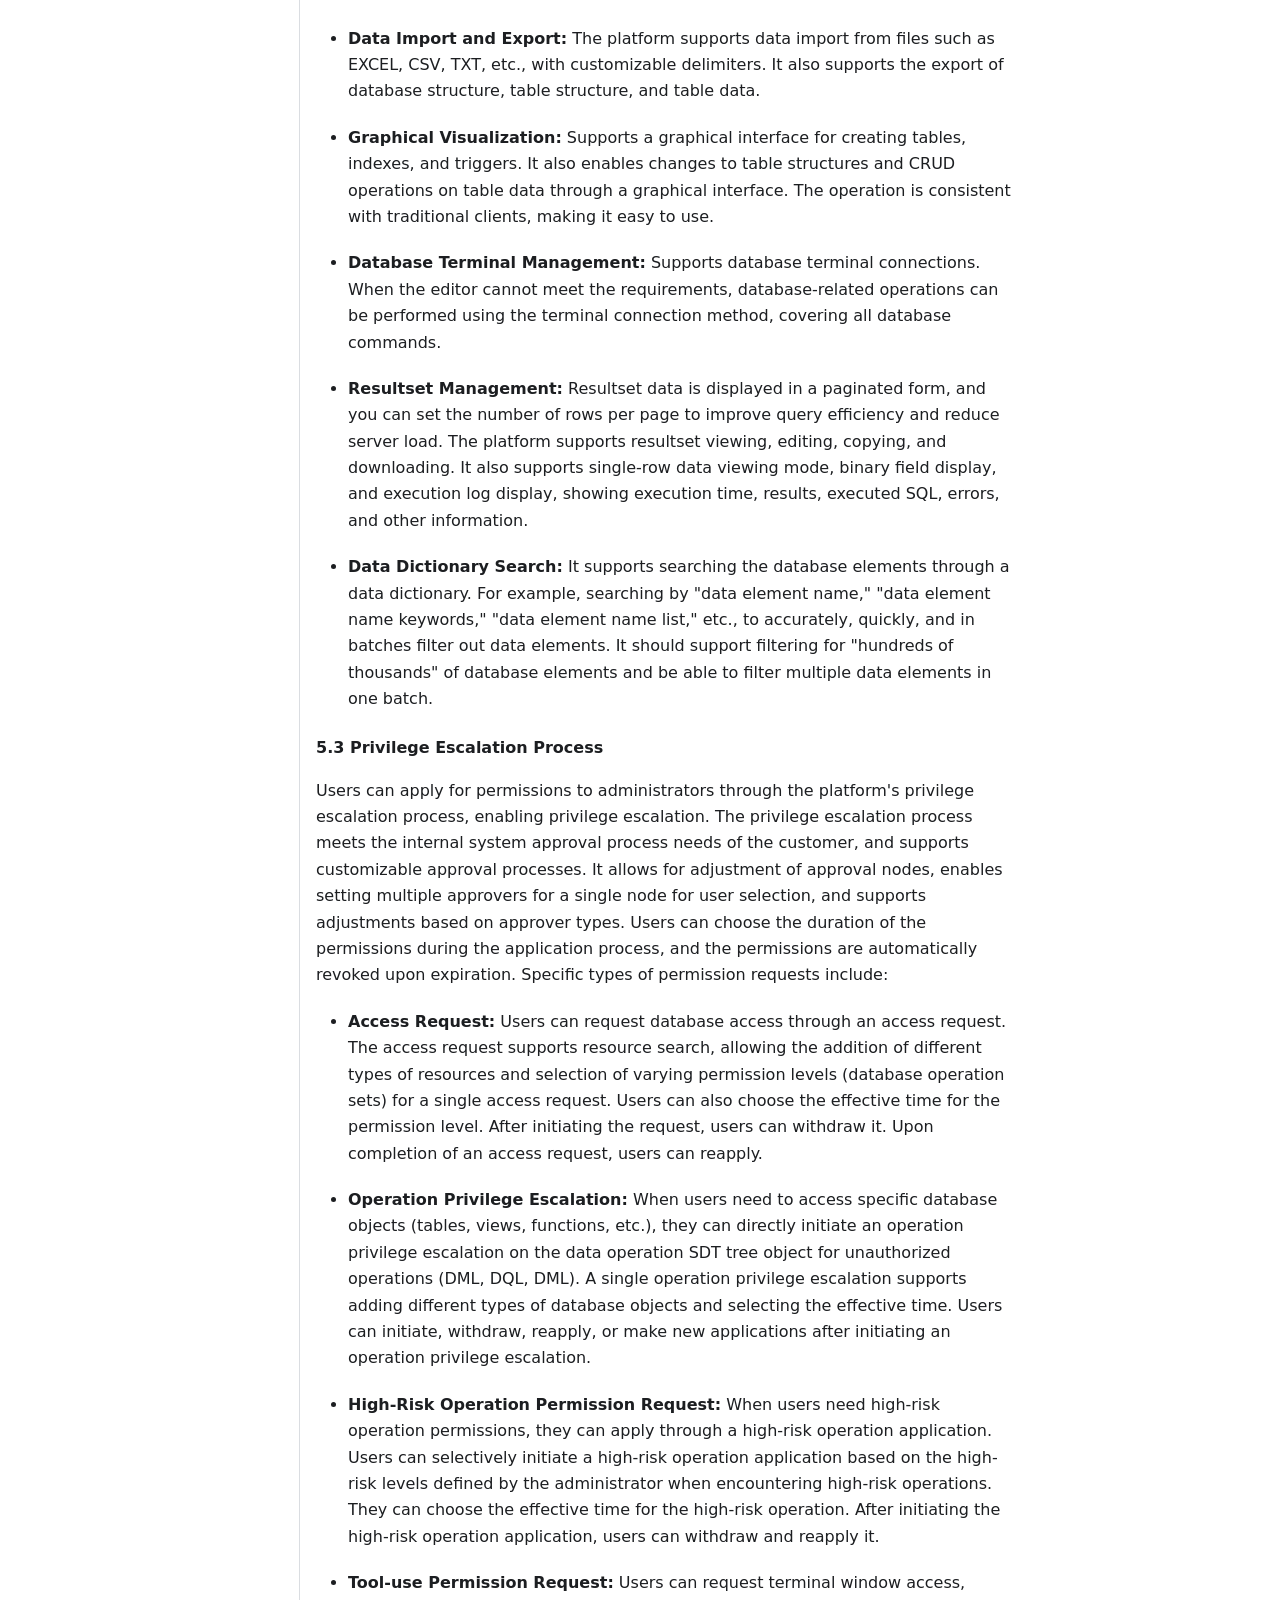
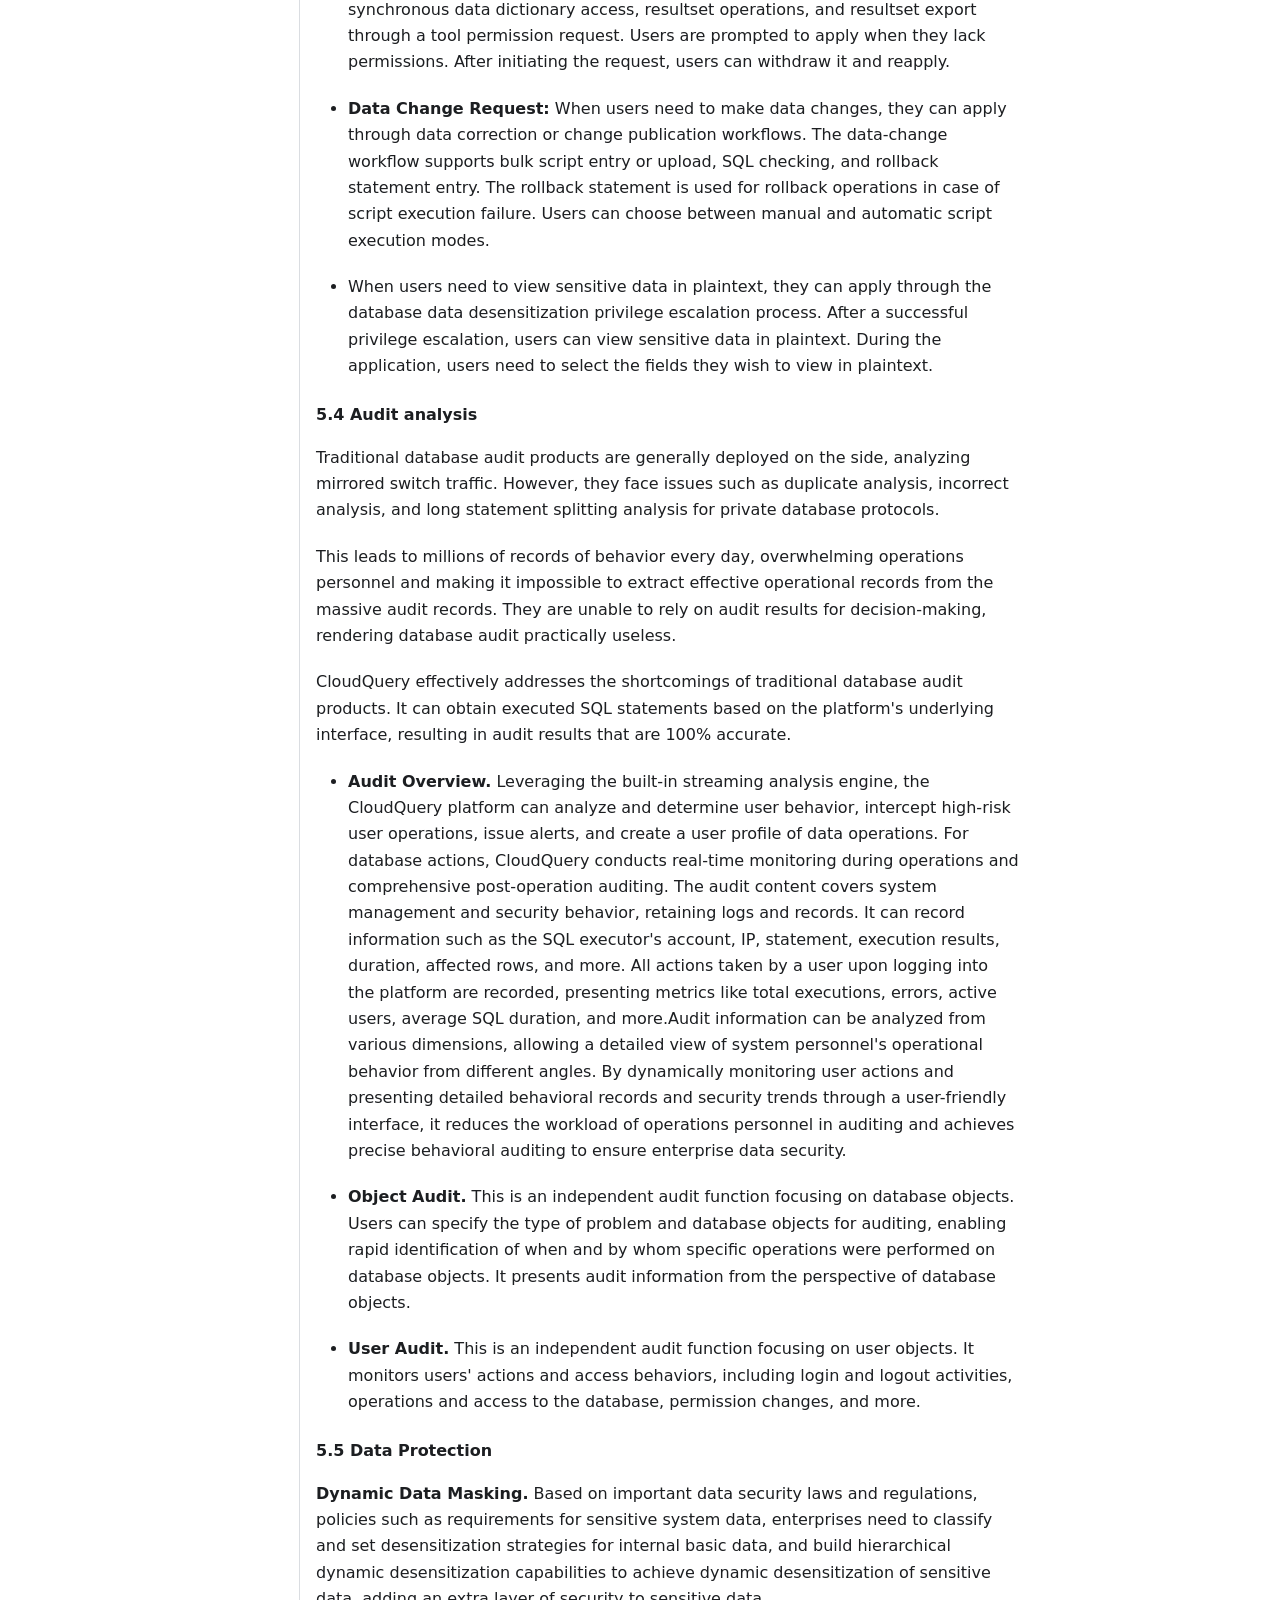
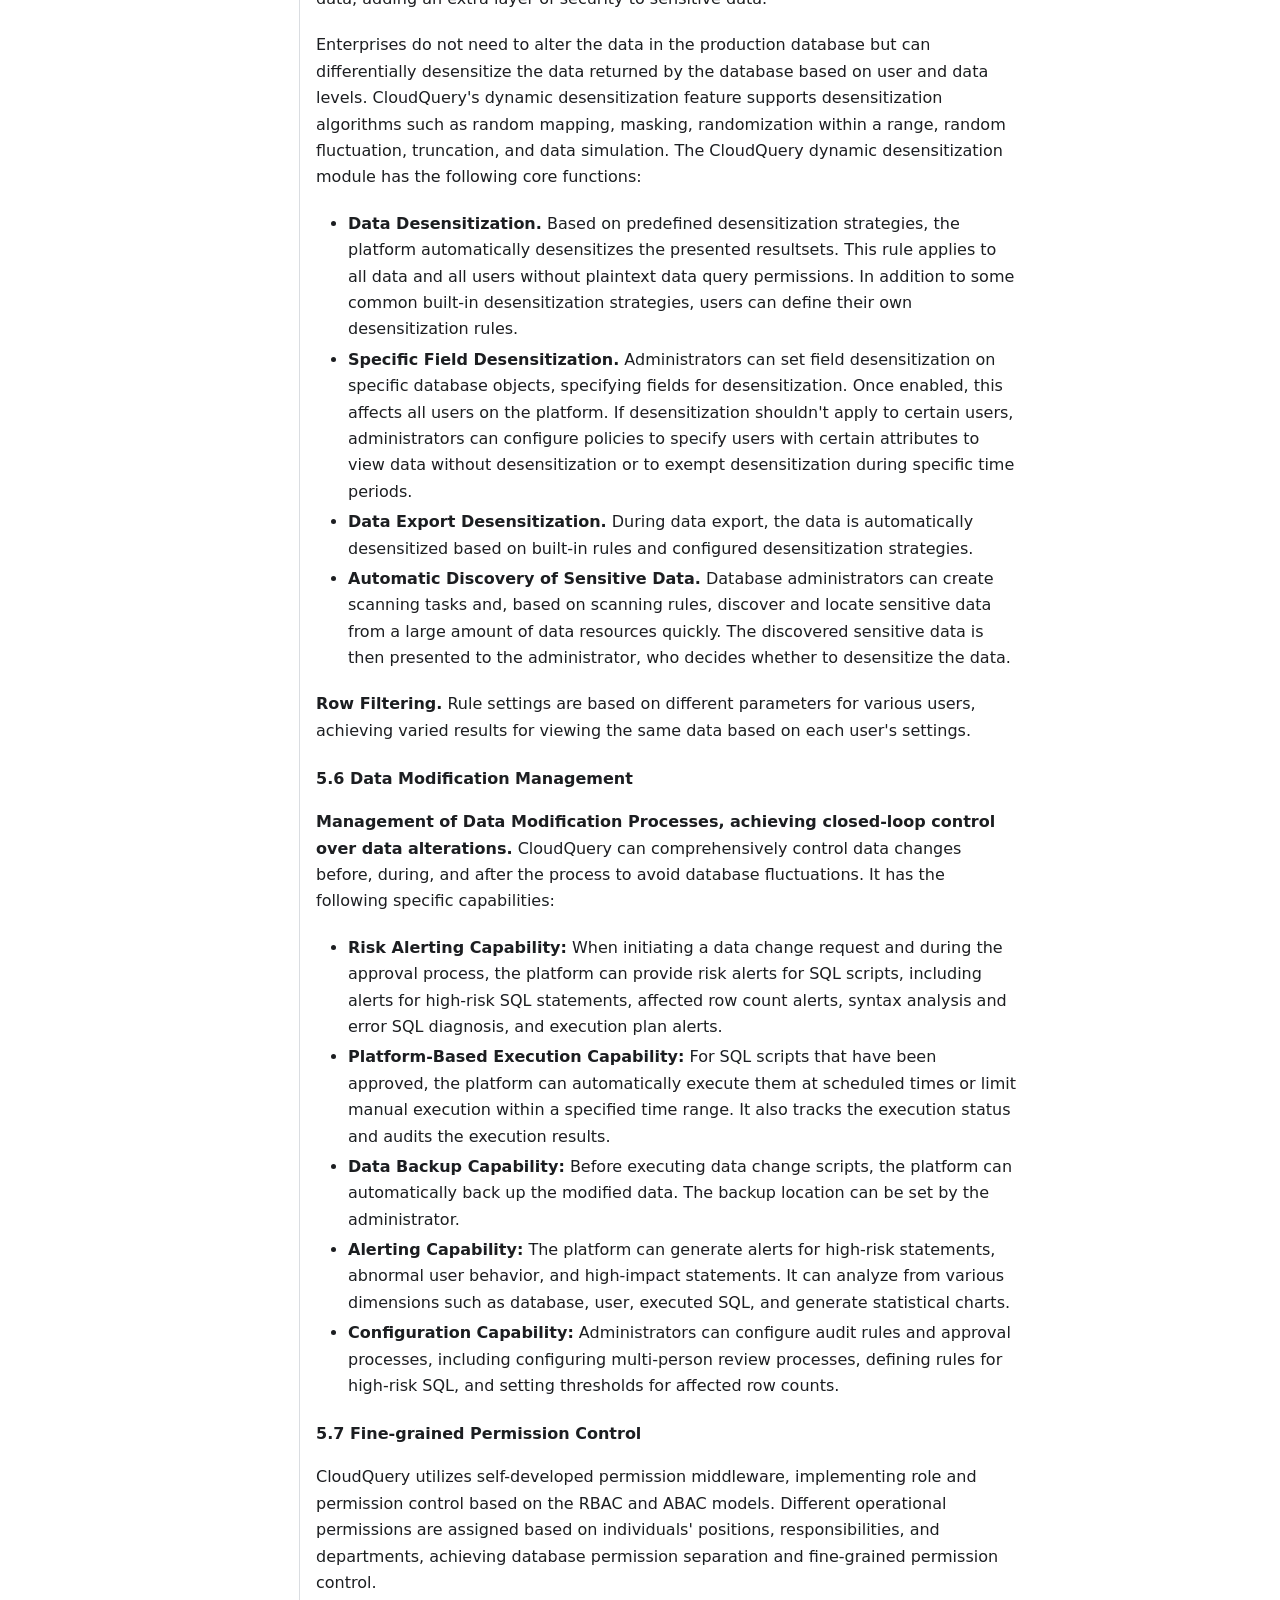
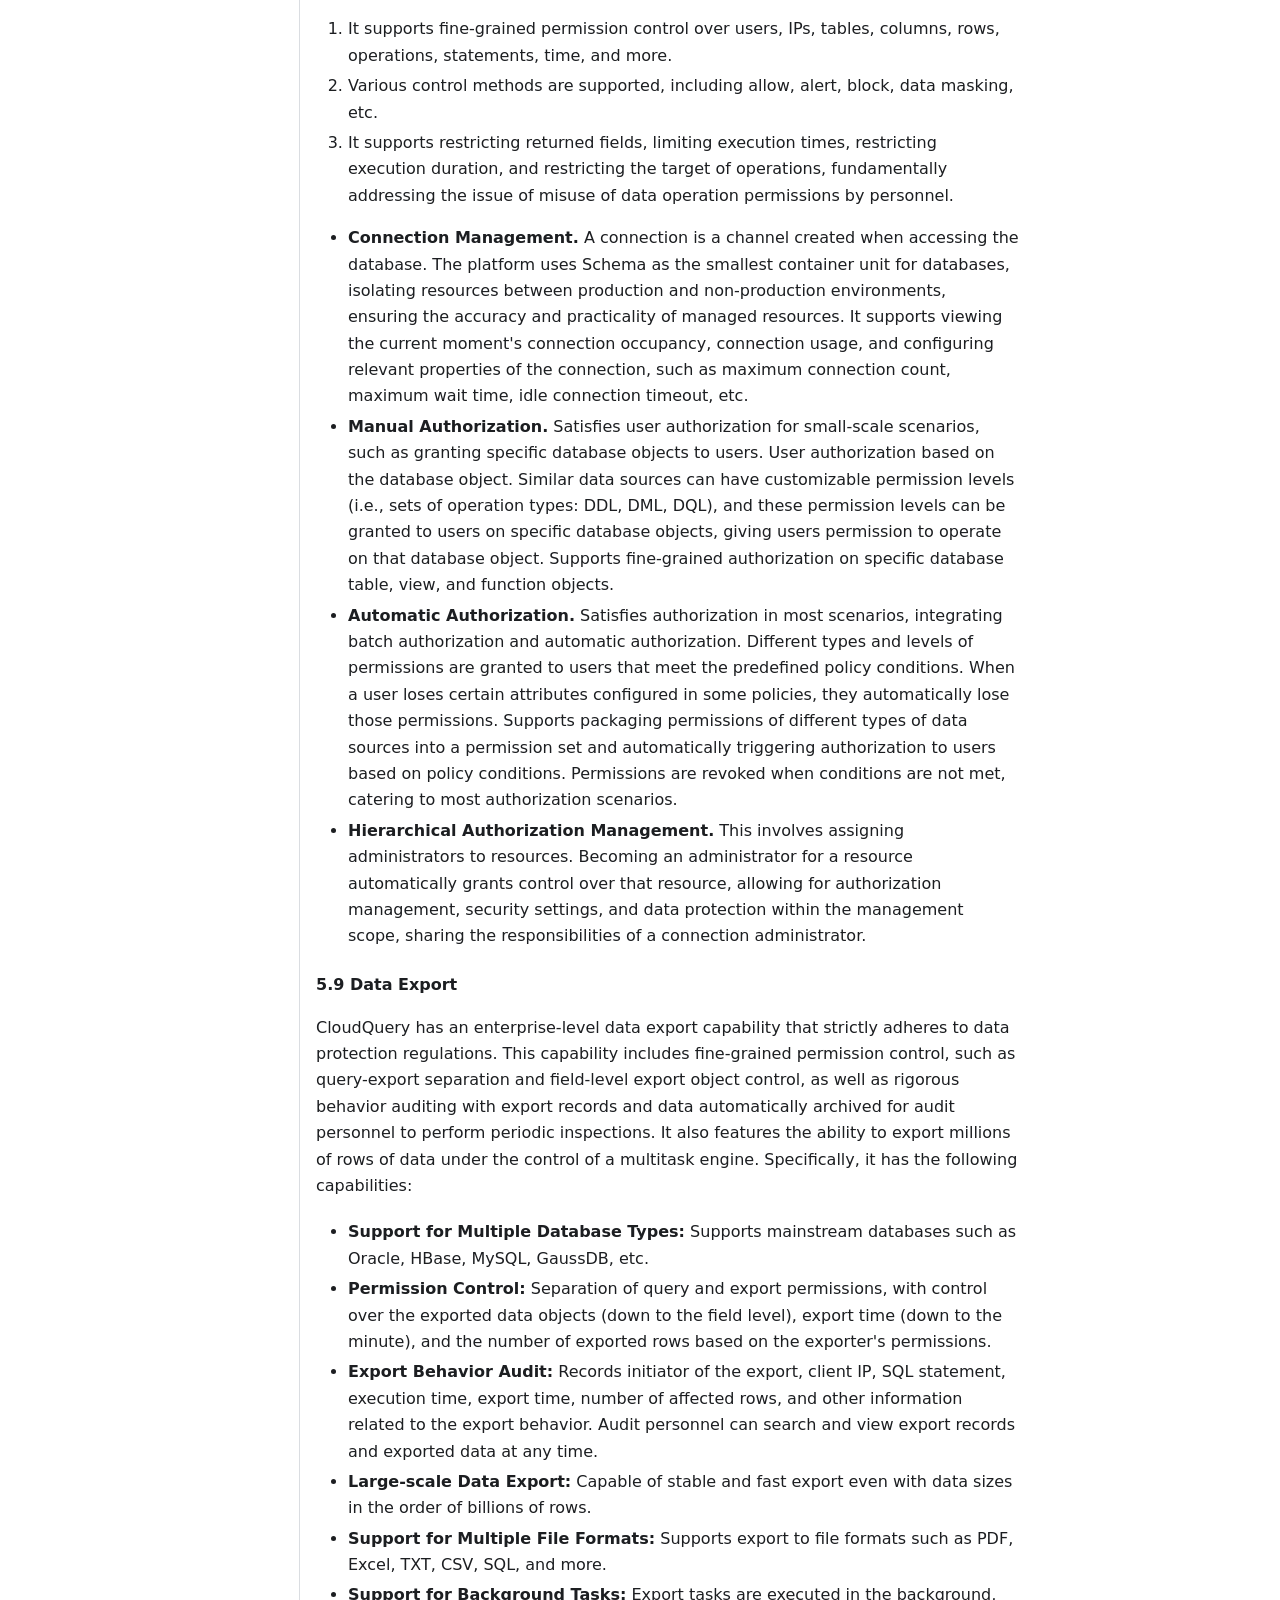
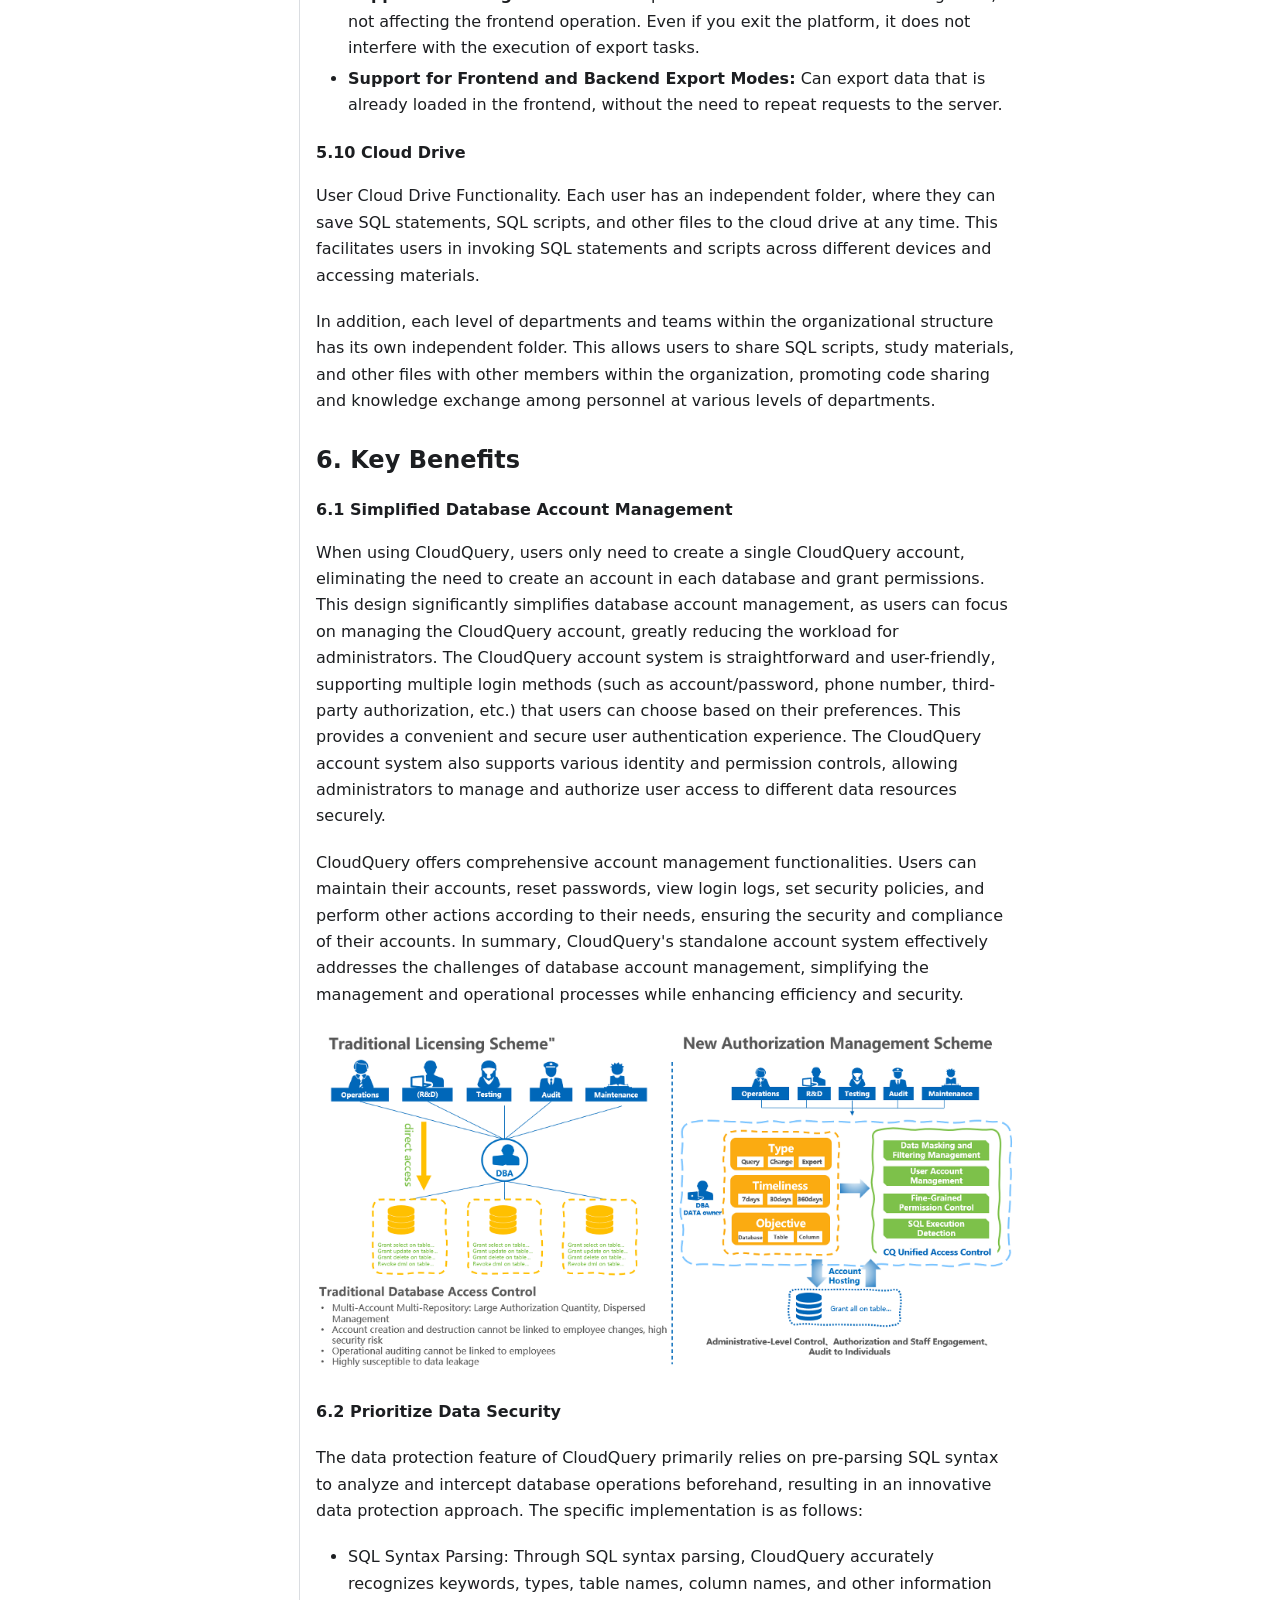
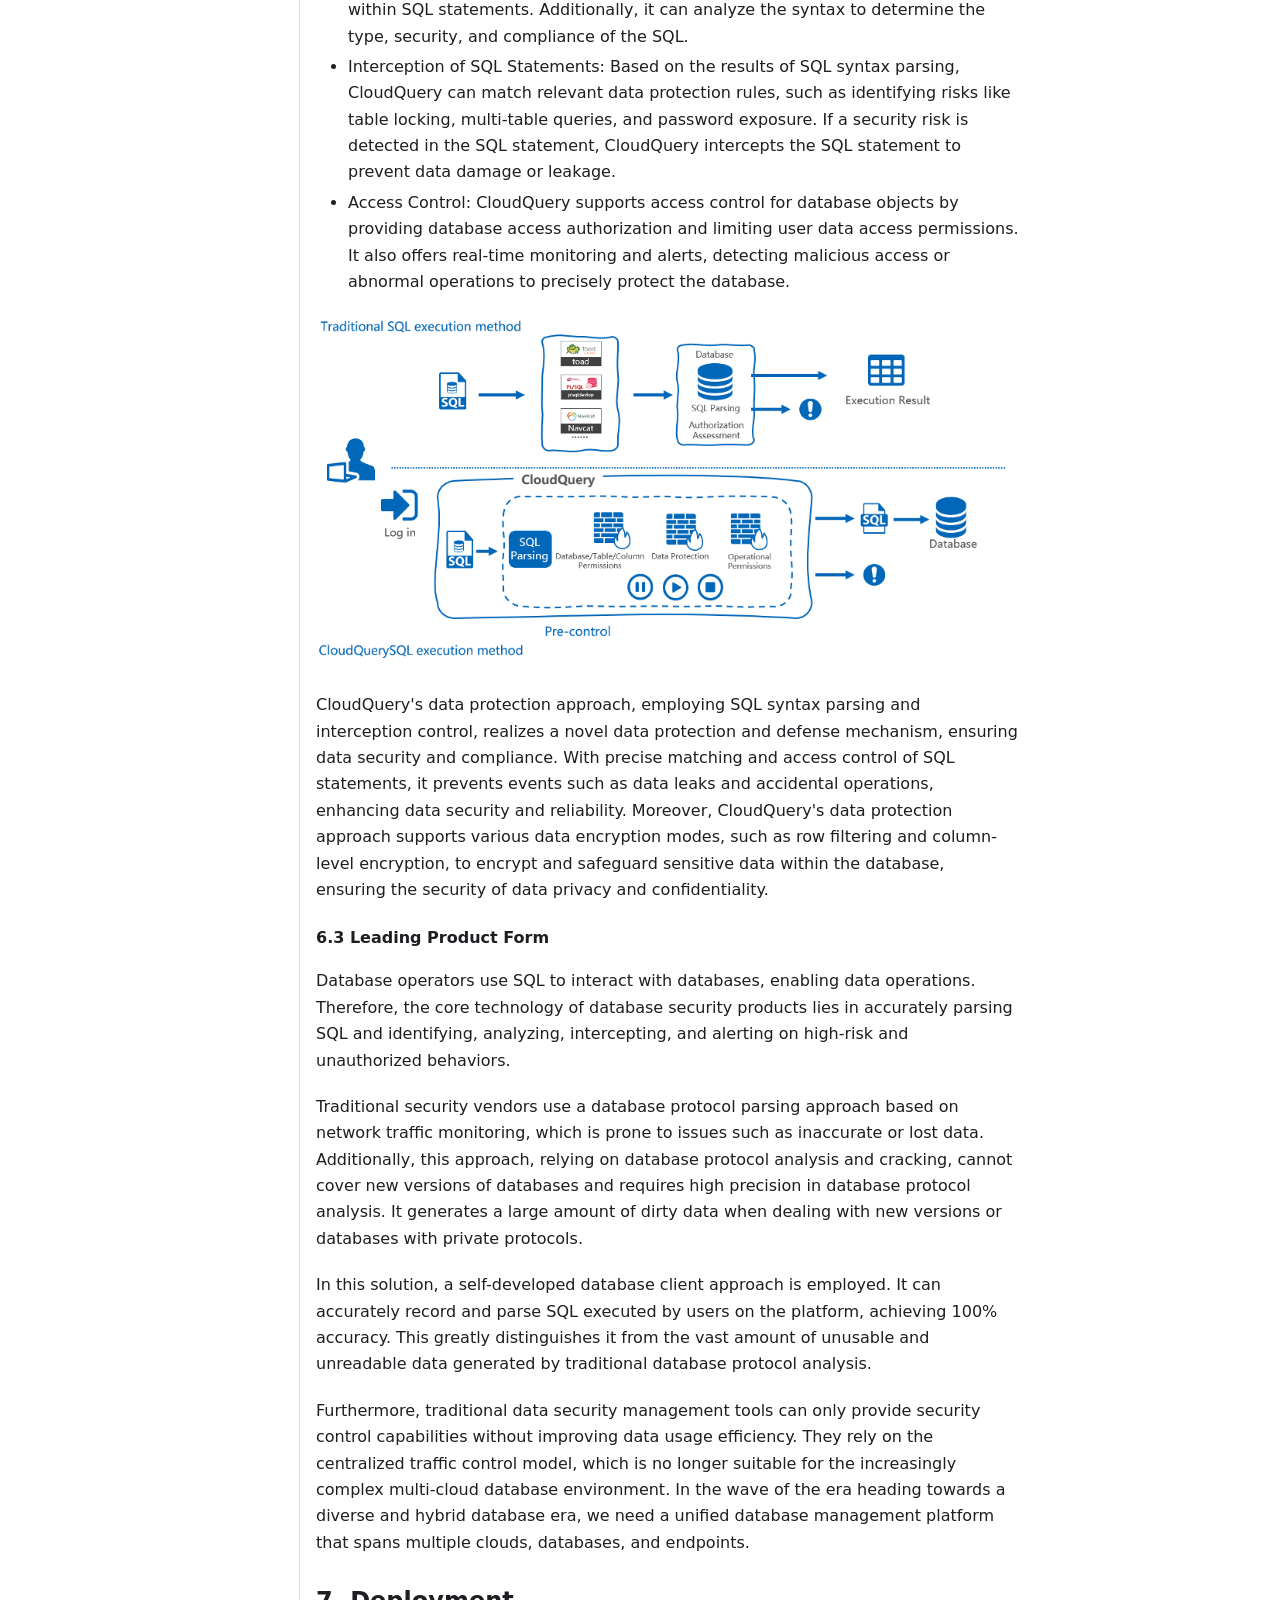
<file: doc/Whitepaper/index.html>
<!doctype html>
<html lang="en" dir="ltr" class="docs-wrapper docs-doc-page docs-version-current plugin-docs plugin-id-default docs-doc-id-Whitepaper" data-has-hydrated="false">
<head>
<meta charset="UTF-8">
<meta name="generator" content="Docusaurus v2.4.3">
<title data-rh="true">Whitepaper | CloudQuery</title><meta data-rh="true" name="viewport" content="width=device-width,initial-scale=1"><meta data-rh="true" name="twitter:card" content="summary_large_image"><meta data-rh="true" property="og:url" content="https://cqdb.vercel.app/doc/Whitepaper"><meta data-rh="true" name="docusaurus_locale" content="en"><meta data-rh="true" name="docsearch:language" content="en"><meta data-rh="true" name="docusaurus_version" content="current"><meta data-rh="true" name="docusaurus_tag" content="docs-default-current"><meta data-rh="true" name="docsearch:version" content="current"><meta data-rh="true" name="docsearch:docusaurus_tag" content="docs-default-current"><meta data-rh="true" property="og:title" content="Whitepaper | CloudQuery"><meta data-rh="true" name="description" content="CloudQuery Integrated Cloud Platform for Database Operation and Management"><meta data-rh="true" property="og:description" content="CloudQuery Integrated Cloud Platform for Database Operation and Management"><link data-rh="true" rel="icon" href="/doc/img/logo_2.png"><link data-rh="true" rel="canonical" href="https://cqdb.vercel.app/doc/Whitepaper"><link data-rh="true" rel="alternate" href="https://cqdb.vercel.app/doc/Whitepaper" hreflang="en"><link data-rh="true" rel="alternate" href="https://cqdb.vercel.app/doc/Whitepaper" hreflang="x-default"><link rel="stylesheet" href="/doc/assets/css/styles.21dff685.css">
<link rel="preload" href="/doc/assets/js/runtime~main.c478729f.js" as="script">
<link rel="preload" href="/doc/assets/js/main.953f2c5a.js" as="script">
</head>
<body class="navigation-with-keyboard">
<script>!function(){function t(t){document.documentElement.setAttribute("data-theme",t)}var e=function(){var t=null;try{t=new URLSearchParams(window.location.search).get("docusaurus-theme")}catch(t){}return t}()||function(){var t=null;try{t=localStorage.getItem("theme")}catch(t){}return t}();t(null!==e?e:"light")}()</script><div id="__docusaurus">
<div role="region" aria-label="Skip to main content"><a class="skipToContent_fXgn" href="#__docusaurus_skipToContent_fallback">Skip to main content</a></div><nav aria-label="Main" class="navbar navbar--fixed-top"><div class="navbar__inner"><div class="navbar__items"><button aria-label="Toggle navigation bar" aria-expanded="false" class="navbar__toggle clean-btn" type="button"><svg width="30" height="30" viewBox="0 0 30 30" aria-hidden="true"><path stroke="currentColor" stroke-linecap="round" stroke-miterlimit="10" stroke-width="2" d="M4 7h22M4 15h22M4 23h22"></path></svg></button><a href="https://cqdb.vercel.app/" target="_self" rel="noopener noreferrer" class="navbar__brand"><div class="navbar__logo"><img src="/doc/img/logo_1.png" alt="cloudquery" class="themedImage_ToTc themedImage--light_HNdA"><img src="/doc/img/logo_1.png" alt="cloudquery" class="themedImage_ToTc themedImage--dark_i4oU"></div></a><a aria-current="page" class="navbar__item navbar__link navbar__link--active" href="/doc/Whitepaper">Document</a></div><div class="navbar__items navbar__items--right"><div class="toggle_vylO colorModeToggle_DEke"><button class="clean-btn toggleButton_gllP toggleButtonDisabled_aARS" type="button" disabled="" title="Switch between dark and light mode (currently light mode)" aria-label="Switch between dark and light mode (currently light mode)" aria-live="polite"><svg viewBox="0 0 24 24" width="24" height="24" class="lightToggleIcon_pyhR"><path fill="currentColor" d="M12,9c1.65,0,3,1.35,3,3s-1.35,3-3,3s-3-1.35-3-3S10.35,9,12,9 M12,7c-2.76,0-5,2.24-5,5s2.24,5,5,5s5-2.24,5-5 S14.76,7,12,7L12,7z M2,13l2,0c0.55,0,1-0.45,1-1s-0.45-1-1-1l-2,0c-0.55,0-1,0.45-1,1S1.45,13,2,13z M20,13l2,0c0.55,0,1-0.45,1-1 s-0.45-1-1-1l-2,0c-0.55,0-1,0.45-1,1S19.45,13,20,13z M11,2v2c0,0.55,0.45,1,1,1s1-0.45,1-1V2c0-0.55-0.45-1-1-1S11,1.45,11,2z M11,20v2c0,0.55,0.45,1,1,1s1-0.45,1-1v-2c0-0.55-0.45-1-1-1C11.45,19,11,19.45,11,20z M5.99,4.58c-0.39-0.39-1.03-0.39-1.41,0 c-0.39,0.39-0.39,1.03,0,1.41l1.06,1.06c0.39,0.39,1.03,0.39,1.41,0s0.39-1.03,0-1.41L5.99,4.58z M18.36,16.95 c-0.39-0.39-1.03-0.39-1.41,0c-0.39,0.39-0.39,1.03,0,1.41l1.06,1.06c0.39,0.39,1.03,0.39,1.41,0c0.39-0.39,0.39-1.03,0-1.41 L18.36,16.95z M19.42,5.99c0.39-0.39,0.39-1.03,0-1.41c-0.39-0.39-1.03-0.39-1.41,0l-1.06,1.06c-0.39,0.39-0.39,1.03,0,1.41 s1.03,0.39,1.41,0L19.42,5.99z M7.05,18.36c0.39-0.39,0.39-1.03,0-1.41c-0.39-0.39-1.03-0.39-1.41,0l-1.06,1.06 c-0.39,0.39-0.39,1.03,0,1.41s1.03,0.39,1.41,0L7.05,18.36z"></path></svg><svg viewBox="0 0 24 24" width="24" height="24" class="darkToggleIcon_wfgR"><path fill="currentColor" d="M9.37,5.51C9.19,6.15,9.1,6.82,9.1,7.5c0,4.08,3.32,7.4,7.4,7.4c0.68,0,1.35-0.09,1.99-0.27C17.45,17.19,14.93,19,12,19 c-3.86,0-7-3.14-7-7C5,9.07,6.81,6.55,9.37,5.51z M12,3c-4.97,0-9,4.03-9,9s4.03,9,9,9s9-4.03,9-9c0-0.46-0.04-0.92-0.1-1.36 c-0.98,1.37-2.58,2.26-4.4,2.26c-2.98,0-5.4-2.42-5.4-5.4c0-1.81,0.89-3.42,2.26-4.4C12.92,3.04,12.46,3,12,3L12,3z"></path></svg></button></div><div class="searchBox_ZlJk"></div></div></div><div role="presentation" class="navbar-sidebar__backdrop"></div></nav><div id="__docusaurus_skipToContent_fallback" class="main-wrapper mainWrapper_z2l0 docsWrapper_BCFX"><button aria-label="Scroll back to top" class="clean-btn theme-back-to-top-button backToTopButton_sjWU" type="button"></button><div class="docPage__5DB"><aside class="theme-doc-sidebar-container docSidebarContainer_b6E3"><div class="sidebarViewport_Xe31"><div class="sidebar_njMd"><nav aria-label="Docs sidebar" class="menu thin-scrollbar menu_SIkG"><ul class="theme-doc-sidebar-menu menu__list"><li class="theme-doc-sidebar-item-link theme-doc-sidebar-item-link-level-1 menu__list-item"><a class="menu__link menu__link--active" aria-current="page" href="/doc/Whitepaper">Whitepaper</a></li><li class="theme-doc-sidebar-item-link theme-doc-sidebar-item-link-level-1 menu__list-item"><a class="menu__link" href="/doc/Support">All supported databases</a></li><li class="theme-doc-sidebar-item-link theme-doc-sidebar-item-link-level-1 menu__list-item"><a class="menu__link" href="/doc/Releasenote">ReleaseNotes</a></li><li class="theme-doc-sidebar-item-link theme-doc-sidebar-item-link-level-1 menu__list-item"><a class="menu__link" href="/doc/FAQ">FAQ</a></li></ul></nav></div></div></aside><main class="docMainContainer_gTbr"><div class="container padding-top--md padding-bottom--lg"><div class="row"><div class="col docItemCol_VOVn"><div class="docItemContainer_Djhp"><article><nav class="theme-doc-breadcrumbs breadcrumbsContainer_Z_bl" aria-label="Breadcrumbs"><ul class="breadcrumbs" itemscope="" itemtype="https://schema.org/BreadcrumbList"><li class="breadcrumbs__item"><a aria-label="Home page" class="breadcrumbs__link" href="/doc/"><svg viewBox="0 0 24 24" class="breadcrumbHomeIcon_YNFT"><path d="M10 19v-5h4v5c0 .55.45 1 1 1h3c.55 0 1-.45 1-1v-7h1.7c.46 0 .68-.57.33-.87L12.67 3.6c-.38-.34-.96-.34-1.34 0l-8.36 7.53c-.34.3-.13.87.33.87H5v7c0 .55.45 1 1 1h3c.55 0 1-.45 1-1z" fill="currentColor"></path></svg></a></li><li itemscope="" itemprop="itemListElement" itemtype="https://schema.org/ListItem" class="breadcrumbs__item breadcrumbs__item--active"><span class="breadcrumbs__link" itemprop="name">Whitepaper</span><meta itemprop="position" content="1"></li></ul></nav><div class="tocCollapsible_ETCw theme-doc-toc-mobile tocMobile_ITEo"><button type="button" class="clean-btn tocCollapsibleButton_TO0P">On this page</button></div><div class="theme-doc-markdown markdown"><header><h1>Whitepaper</h1></header><p><strong>CloudQuery Integrated Cloud Platform for Database Operation and Management</strong></p><h3 class="anchor anchorWithStickyNavbar_LWe7" id="abstract">Abstract<a href="#abstract" class="hash-link" aria-label="Direct link to Abstract" title="Direct link to Abstract">​</a></h3><p>As the pace of informatization construction and application accelerates, data volumes are growing rapidly, the number and types of databases continue to increase, and database environments are becoming increasingly complex. Databases are at the core of data storage and processing, and massive amounts of data are constantly flowing through database systems. If there are security vulnerabilities within, it will directly impact the normal operation of core business and may even jeopardize social stability.</p><p>Based on statistics from recent years on database security incidents, the biggest threat to database security comes from internal sources. Malicious insiders and human errors pose the greatest threat to database security, rather than external intruders. Internally, controlling and monitoring database access and operations are crucial for data security to prevent data leakage, data corruption, and database unavailability resulting from internal factors, which are often overlooked.</p><p>Innovatively, CloudQuery proposes a solution for &quot;managing database uniformly and safely,using batabase efficiently&quot; ,addressing various aspects of efficient and secure data usage. This ensures data security, prevents leakage of critical data and personal information, and provides assurance for promoting high-quality development in science and technology informatization efforts.</p><h3 class="anchor anchorWithStickyNavbar_LWe7" id="1-status-of-data-security">1. Status of Data Security<a href="#1-status-of-data-security" class="hash-link" aria-label="Direct link to 1. Status of Data Security" title="Direct link to 1. Status of Data Security">​</a></h3><p>CloudQuery has continuously conducted research and identified the following risks in the current enterprise database management model:</p><p><strong>Account Security Risks:</strong></p><ul><li>Unauthorized database accounts may exist.</li><li>Database accounts of employees who have left the company, resigned, etc., might not be promptly removed.</li><li>Long-term unused database accounts might be present.</li><li>Weak passwords or infrequent password changes for database administrators and accounts with sensitive permissions.</li><li>Database accounts are shared by multiple operators, making it difficult to trace specific actions to individuals.</li><li>Database account passwords are stored in plain text.</li></ul><p><strong>Permission Control Risks:</strong></p><ul><li>Users or departments may have database permissions beyond their job responsibilities, resulting in a risk of unauthorized use.</li></ul><p><strong>Data Leakage Risks:</strong></p><ul><li>Lack of permission control for data querying and exporting, allowing copying and exporting of data for those with database permissions.</li><li>Insufficient measures to prevent data leakage through screen capture or photography.</li><li>Sensitive data such as personal information, business records, and technical information not appropriately masked and displayed in plain text.</li></ul><p><strong>Risk of Operational Staff Tampering and Database Overuse:</strong></p><p>Operational staff may use database accounts for management with permissions exceeding what is necessary for actual operational management.Without appropriate access behavior control, motivated by personal gain, operational staff could directly manipulate transactions and steal sensitive data.</p><p><strong>Insufficient Audit Trails and Difficulty in Tracing:</strong></p><p>Monitoring data access throughout the organization is a critical means of tracing and gathering evidence.Inadequate alerting for abnormal data operations and failure to collect detailed audit information on database activities can make tracing difficult, resulting in unclear accountability and potential for recurring security breaches.</p><p><strong>Risk of Accidental Data Deletion:</strong></p><p>Core business databases are vital for stable business operations, with wide-ranging impacts.Without secure control mechanisms for data deletion or modification operations on core business databases, accidental or malicious operations could lead to irreparable consequences.</p><h3 class="anchor anchorWithStickyNavbar_LWe7" id="2-approach-to-problem-resolution">2. Approach to Problem Resolution<a href="#2-approach-to-problem-resolution" class="hash-link" aria-label="Direct link to 2. Approach to Problem Resolution" title="Direct link to 2. Approach to Problem Resolution">​</a></h3><p>Establish a unified database security management platform. This includes a unified database access entry, unified database user identity authentication, unified database permission control, unified database monitoring and auditing, as well as capabilities for data masking, SQL review and deployment, data backup and rollback, and alerting and interception of high-risk operations. This system aims to prevent unauthorized data access, data leaks, accidental data deletion, etc., ensuring the smooth and efficient operation of the database. The primary objectives are as follows:</p><p><strong>Unified Database Access Entry:</strong></p><p>By providing a unified platform for database development and management, we aim to centralize the database access entry and management entry, while implementing unified and secure control over individual data access behaviors.</p><p><strong>Fine-grained permission control：</strong></p><p>This involves precise control over database access behaviors, such as controlling the operation object, operation type, operation time, and terminal window before access, and managing high-risk operations and sensitive data protection during access. It also includes controlling resultset operations and export functions after access. This helps prevent the misuse of high-privileged accounts, limit unauthorized operations, and mitigate high-risk actions.</p><p><strong>Prevention of Data Leakage:</strong></p><p>Restrict users to access data within their own permissions, following the principle of &quot;separation of querying and exporting&quot; where querying and exporting permissions are granted separately. This prevents internal data leaks, database dragging, and table dragging. Additionally, features like data copy switch and data watermarking are included to prevent sensitive data from being copied or leaked through screenshots or photographs.</p><p><strong>Protection of Sensitive Data:</strong></p><p>Desensitize sensitive data such as personal information, business records, and technical information before display, adding an extra layer of security. This protects privacy and confidential data without affecting normal data access.</p><p><strong>Prevention of Accidental Data Deletion:</strong></p><p>Implementing closed-loop management for data change processes. Prior to data changes, providing risk alerts, SQL reviews, manual reviews, data backup, and other operations. If users delete data accidentally,the platform provides data recovery function. Comprehensive control is exercised over data change before, during, and after, to prevent accidental data deletion.</p><p><strong>Enhancement of Development Efficiency:</strong></p><ul><li>Unified database operating interface for centralized management of various database types. No need to switch between multiple database management tools frequently, enabling unified operations across different types of databases without the need to purchase multiple database client licenses, thus saving usage and learning costs.</li><li>Conduct pre-deployment review of SQL to prevent potentially risky SQL from going live.</li><li>Different departments can engage in online process handling, eliminating the need for users to engage in inefficient offline communication.</li></ul><p><strong>Security Audit:</strong></p><p>Conduct a comprehensive and precise analysis and recording of data operations, analyzing data operation behaviors at three levels: overview, user, and database object.</p><ul><li>Display the volume of operations in a graphical interface, making database operation behaviors clear at a glance.</li><li>Aggregate user behaviors and permissions at the user level, tracking specific user behaviors in real-time.</li><li>Aggregate the specific actions performed on individual database objects at the database object level, and track the actions on database objects in real-time.</li></ul><p>This enables traceable and queryable data operation trails.</p><h3 class="anchor anchorWithStickyNavbar_LWe7" id="3-produt-introduction">3. Produt Introduction<a href="#3-produt-introduction" class="hash-link" aria-label="Direct link to 3. Produt Introduction" title="Direct link to 3. Produt Introduction">​</a></h3><p>As a leading enterprise-oriented database security solution in the industry, CloudQuery is dedicated to building an all-in-one, secure, and reliable data operation platform. Its aim is to assist enterprises in using databases securely and efficiently, enhancing collaboration efficiency between development, DBA, and operations teams. It provides more secure access control and auditing for core enterprise data, preventing unauthorized access, data leaks, accidental data deletion, and more.</p><p><img loading="lazy" alt="Example banner" src="/doc/assets/images/image1-1cc24e5eb730f277fb6ae1a706caef80.png" width="947" height="397" class="img_ev3q"></p><h3 class="anchor anchorWithStickyNavbar_LWe7" id="4-product-structure">4. Product Structure<a href="#4-product-structure" class="hash-link" aria-label="Direct link to 4. Product Structure" title="Direct link to 4. Product Structure">​</a></h3><h4 class="anchor anchorWithStickyNavbar_LWe7" id="41-platform-structure">4.1 Platform Structure<a href="#41-platform-structure" class="hash-link" aria-label="Direct link to 4.1 Platform Structure" title="Direct link to 4.1 Platform Structure">​</a></h4><p><img loading="lazy" alt="Example banner" src="/doc/assets/images/image2-1297745fa18edefbe9983e2804cd1559.png" width="908" height="456" class="img_ev3q"></p><h4 class="anchor anchorWithStickyNavbar_LWe7" id="42-platform-rendering">4.2 Platform Rendering<a href="#42-platform-rendering" class="hash-link" aria-label="Direct link to 4.2 Platform Rendering" title="Direct link to 4.2 Platform Rendering">​</a></h4><p><img loading="lazy" alt="Example banner" src="/doc/assets/images/image3-b625d01e50a63dd44019ba1adf733f58.png" width="908" height="330" class="img_ev3q"></p><h3 class="anchor anchorWithStickyNavbar_LWe7" id="5-product-features">5. Product Features<a href="#5-product-features" class="hash-link" aria-label="Direct link to 5. Product Features" title="Direct link to 5. Product Features">​</a></h3><h4 class="anchor anchorWithStickyNavbar_LWe7" id="51-unified-access-entry">5.1 Unified Access Entry<a href="#51-unified-access-entry" class="hash-link" aria-label="Direct link to 5.1 Unified Access Entry" title="Direct link to 5.1 Unified Access Entry">​</a></h4><p>Unified Database Management. CloudQuery Provides a unified platform for database development and operations, achieves a unified database access entry and management entry. Enterprises can achieve unified and secure control over data access behaviors.This includes: unified database access entry, unified database user identity authentication, unified database permission control, and unified database monitoring and auditing.</p><p>CloudQuery can centrally manage enterprise databases within the platform by means of account retrieval, restricting access IPs, and limit<br>
<!-- -->ing access tools, thereby consolidating other database access entries.The platform serves as a unified access entry for databases, providing users with a convenient and fast data querying method based on B/S architecture SQL interaction. Users can access all databases through a single web page. CloudQuery can enhance data operation efficiency while shielding the differences between various databases, saving users time and learning costs associated with switching between different database management tools.</p><h4 class="anchor anchorWithStickyNavbar_LWe7" id="52-data-operation">5.2 Data Operation<a href="#52-data-operation" class="hash-link" aria-label="Direct link to 5.2 Data Operation" title="Direct link to 5.2 Data Operation">​</a></h4><p>As a cloud-oriented database security and control platform, the cloud database client is the core module of the platform. Its significance is akin to the kernel of an operating system, upon which all other platform functionalities are built and extended.It has the following core functionalities:</p><ul><li><p><strong>Advanced SQL Editor:</strong> An advanced SQL editor that spans multiple types of database. The editor supports SQL 2011 standards and database-specific syntax. It allows for quick switching between different databases, eliminating the need for repetitive switching between various clients. It features code highlighting, auto-completion, SQL formatting, execution plans, favorites, shortcuts, graphical interface, and other rapid coding assistive tools.</p></li><li><p><strong>Database Object Management:</strong> The platform supports the creation and editing of over ten types of database objects, including databases, tables, functions, stored procedures, DBLINK, packages, package bodies, sequences, triggers, and more.</p></li><li><p><strong>Data Import and Export:</strong> The platform supports data import from files such as EXCEL, CSV, TXT, etc., with customizable delimiters. It also supports the export of database structure, table structure, and table data.</p></li><li><p><strong>Graphical Visualization:</strong> Supports a graphical interface for creating tables, indexes, and triggers. It also enables changes to table structures and CRUD operations on table data through a graphical interface. The operation is consistent with traditional clients, making it easy to use.</p></li><li><p><strong>Database Terminal Management:</strong> Supports database terminal connections. When the editor cannot meet the requirements, database-related operations can be performed using the terminal connection method, covering all database commands.</p></li><li><p><strong>Resultset Management:</strong> Resultset data is displayed in a paginated form, and you can set the number of rows per page to improve query efficiency and reduce server load. The platform supports resultset viewing, editing, copying, and downloading. It also supports single-row data viewing mode, binary field display, and execution log display, showing execution time, results, executed SQL, errors, and other information.</p></li><li><p><strong>Data Dictionary Search:</strong> It supports searching the database elements through a data dictionary. For example, searching by &quot;data element name,&quot; &quot;data element name keywords,&quot; &quot;data element name list,&quot; etc., to accurately, quickly, and in batches filter out data elements. It should support filtering for &quot;hundreds of thousands&quot; of database elements and be able to filter multiple data elements in one batch.</p></li></ul><h4 class="anchor anchorWithStickyNavbar_LWe7" id="53-privilege-escalation-process">5.3 Privilege Escalation Process<a href="#53-privilege-escalation-process" class="hash-link" aria-label="Direct link to 5.3 Privilege Escalation Process" title="Direct link to 5.3 Privilege Escalation Process">​</a></h4><p>Users can apply for permissions to administrators through the platform&#x27;s privilege escalation process, enabling privilege escalation. The privilege escalation process meets the internal system approval process needs of the customer, and supports customizable approval processes. It allows for adjustment of approval nodes, enables setting multiple approvers for a single node for user selection, and supports adjustments based on approver types. Users can choose the duration of the permissions during the application process, and the permissions are automatically revoked upon expiration. Specific types of permission requests include:</p><ul><li><p><strong>Access Request:</strong> Users can request database access through an access request. The access request supports resource search, allowing the addition of different types of resources and selection of varying permission levels (database operation sets) for a single access request. Users can also choose the effective time for the permission level. After initiating the request, users can withdraw it. Upon completion of an access request, users can reapply.</p></li><li><p><strong>Operation Privilege Escalation:</strong> When users need to access specific database objects (tables, views, functions, etc.), they can directly initiate an operation privilege escalation on the data operation SDT tree object for unauthorized operations (DML, DQL, DML). A single operation privilege escalation supports adding different types of database objects and selecting the effective time. Users can initiate, withdraw, reapply, or make new applications after initiating an operation privilege escalation.</p></li><li><p><strong>High-Risk Operation Permission Request:</strong> When users need high-risk operation permissions, they can apply through a high-risk operation application. Users can selectively initiate a high-risk operation application based on the high-risk levels defined by the administrator when encountering high-risk operations. They can choose the effective time for the high-risk operation. After initiating the high-risk operation application, users can withdraw and reapply it.</p></li><li><p><strong>Tool-use Permission Request:</strong> Users can request terminal window access, synchronous data dictionary access, resultset operations, and resultset export through a tool permission request. Users are prompted to apply when they lack permissions. After initiating the request, users can withdraw it and reapply.</p></li><li><p><strong>Data Change Request:</strong> When users need to make data changes, they can apply through data correction or change publication workflows. The data-change workflow supports bulk script entry or upload, SQL checking, and rollback statement entry. The rollback statement is used for rollback operations in case of script execution failure. Users can choose between manual and automatic script execution modes.</p></li><li><p>When users need to view sensitive data in plaintext, they can apply through the database data desensitization privilege escalation process. After a successful privilege escalation, users can view sensitive data in plaintext. During the application, users need to select the fields they wish to view in plaintext.</p></li></ul><h4 class="anchor anchorWithStickyNavbar_LWe7" id="54-audit-analysis">5.4 Audit analysis<a href="#54-audit-analysis" class="hash-link" aria-label="Direct link to 5.4 Audit analysis" title="Direct link to 5.4 Audit analysis">​</a></h4><p>Traditional database audit products are generally deployed on the side, analyzing mirrored switch traffic. However, they face issues such as duplicate analysis, incorrect analysis, and long statement splitting analysis for private database protocols.</p><p>This leads to millions of records of behavior every day, overwhelming operations personnel and making it impossible to extract effective operational records from the massive audit records. They are unable to rely on audit results for decision-making, rendering database audit practically useless.</p><p>CloudQuery effectively addresses the shortcomings of traditional database audit products. It can obtain executed SQL statements based on the platform&#x27;s underlying interface, resulting in audit results that are 100% accurate.</p><ul><li><p><strong>Audit Overview.</strong> Leveraging the built-in streaming analysis engine, the CloudQuery platform can analyze and determine user behavior, intercept high-risk user operations, issue alerts, and create a user profile of data operations. For database actions, CloudQuery conducts real-time monitoring during operations and comprehensive post-operation auditing. The audit content covers system management and security behavior, retaining logs and records. It can record information such as the SQL executor&#x27;s account, IP, statement, execution results, duration, affected rows, and more. All actions taken by a user upon logging into the platform are recorded, presenting metrics like total executions, errors, active users, average SQL duration, and more.Audit information can be analyzed from various dimensions, allowing a detailed view of system personnel&#x27;s operational behavior from different angles. By dynamically monitoring user actions and presenting detailed behavioral records and security trends through a user-friendly interface, it reduces the workload of operations personnel in auditing and achieves precise behavioral auditing to ensure enterprise data security.</p></li><li><p><strong>Object Audit.</strong> This is an independent audit function focusing on database objects. Users can specify the type of problem and database objects for auditing, enabling rapid identification of when and by whom specific operations were performed on database objects. It presents audit information from the perspective of database objects.</p></li><li><p><strong>User Audit.</strong> This is an independent audit function focusing on user objects. It monitors users&#x27; actions and access behaviors, including login and logout activities, operations and access to the database, permission changes, and more.</p></li></ul><h4 class="anchor anchorWithStickyNavbar_LWe7" id="55-data-protection">5.5 Data Protection<a href="#55-data-protection" class="hash-link" aria-label="Direct link to 5.5 Data Protection" title="Direct link to 5.5 Data Protection">​</a></h4><p><strong>Dynamic Data Masking.</strong> Based on important data security laws and regulations, policies such as requirements for sensitive system data, enterprises need to classify and set desensitization strategies for internal basic data, and build hierarchical dynamic desensitization capabilities to achieve dynamic desensitization of sensitive data, adding an extra layer of security to sensitive data.</p><p>Enterprises do not need to alter the data in the production database but can differentially desensitize the data returned by the database based on user and data levels. CloudQuery&#x27;s dynamic desensitization feature supports desensitization algorithms such as random mapping, masking, randomization within a range, random fluctuation, truncation, and data simulation. The CloudQuery dynamic desensitization module has the following core functions:</p><ul><li><strong>Data Desensitization.</strong> Based on predefined desensitization strategies, the platform automatically desensitizes the presented resultsets. This rule applies to all data and all users without plaintext data query permissions. In addition to some common built-in desensitization strategies, users can define their own desensitization rules.</li><li><strong>Specific Field Desensitization.</strong> Administrators can set field desensitization on specific database objects, specifying fields for desensitization. Once enabled, this affects all users on the platform. If desensitization shouldn&#x27;t apply to certain users, administrators can configure policies to specify users with certain attributes to view data without desensitization or to exempt desensitization during specific time periods.</li><li><strong>Data Export Desensitization.</strong> During data export, the data is automatically desensitized based on built-in rules and configured desensitization strategies.</li><li><strong>Automatic Discovery of Sensitive Data.</strong> Database administrators can create scanning tasks and, based on scanning rules, discover and locate sensitive data from a large amount of data resources quickly. The discovered sensitive data is then presented to the administrator, who decides whether to desensitize the data.</li></ul><p><strong>Row Filtering.</strong> Rule settings are based on different parameters for various users, achieving varied results for viewing the same data based on each user&#x27;s settings.</p><h4 class="anchor anchorWithStickyNavbar_LWe7" id="56-data-modification-management">5.6 Data Modification Management<a href="#56-data-modification-management" class="hash-link" aria-label="Direct link to 5.6 Data Modification Management" title="Direct link to 5.6 Data Modification Management">​</a></h4><p><strong>Management of Data Modification Processes, achieving closed-loop control over data alterations.</strong> CloudQuery can comprehensively control data changes before, during, and after the process to avoid database fluctuations. It has the following specific capabilities:</p><ul><li><strong>Risk Alerting Capability:</strong> When initiating a data change request and during the approval process, the platform can provide risk alerts for SQL scripts, including alerts for high-risk SQL statements, affected row count alerts, syntax analysis and error SQL diagnosis, and execution plan alerts.</li><li><strong>Platform-Based Execution Capability:</strong> For SQL scripts that have been approved, the platform can automatically execute them at scheduled times or limit manual execution within a specified time range. It also tracks the execution status and audits the execution results.</li><li><strong>Data Backup Capability:</strong> Before executing data change scripts, the platform can automatically back up the modified data. The backup location can be set by the administrator.</li><li><strong>Alerting Capability:</strong> The platform can generate alerts for high-risk statements, abnormal user behavior, and high-impact statements. It can analyze from various dimensions such as database, user, executed SQL, and generate statistical charts.</li><li><strong>Configuration Capability:</strong> Administrators can configure audit rules and approval processes, including configuring multi-person review processes, defining rules for high-risk SQL, and setting thresholds for affected row counts.</li></ul><h4 class="anchor anchorWithStickyNavbar_LWe7" id="57-fine-grained-permission-control">5.7 Fine-grained Permission Control<a href="#57-fine-grained-permission-control" class="hash-link" aria-label="Direct link to 5.7 Fine-grained Permission Control" title="Direct link to 5.7 Fine-grained Permission Control">​</a></h4><p>CloudQuery utilizes self-developed permission middleware, implementing role and permission control based on the RBAC and ABAC models. Different operational permissions are assigned based on individuals&#x27; positions, responsibilities, and departments, achieving database permission separation and fine-grained permission control.</p><ol><li>It supports fine-grained permission control over users, IPs, tables, columns, rows, operations, statements, time, and more.</li><li>Various control methods are supported, including allow, alert, block, data masking, etc.</li><li>It supports restricting returned fields, limiting execution times, restricting execution duration, and restricting the target of operations, fundamentally addressing the issue of misuse of data operation permissions by personnel.</li></ol><ul><li><strong>Connection Management.</strong> A connection is a channel created when accessing the database. The platform uses Schema as the smallest container unit for databases, isolating resources between production and non-production environments, ensuring the accuracy and practicality of managed resources. It supports viewing the current moment&#x27;s connection occupancy, connection usage, and configuring relevant properties of the connection, such as maximum connection count, maximum wait time, idle connection timeout, etc.</li><li><strong>Manual Authorization.</strong> Satisfies user authorization for small-scale scenarios, such as granting specific database objects to users. User authorization based on the database object. Similar data sources can have customizable permission levels (i.e., sets of operation types: DDL, DML, DQL), and these permission levels can be granted to users on specific database objects, giving users permission to operate on that database object. Supports fine-grained authorization on specific database table, view, and function objects.</li><li><strong>Automatic Authorization.</strong> Satisfies authorization in most scenarios, integrating batch authorization and automatic authorization. Different types and levels of permissions are granted to users that meet the predefined policy conditions. When a user loses certain attributes configured in some policies, they automatically lose those permissions. Supports packaging permissions of different types of data sources into a permission set and automatically triggering authorization to users based on policy conditions. Permissions are revoked when conditions are not met, catering to most authorization scenarios.</li><li><strong>Hierarchical Authorization Management.</strong> This involves assigning administrators to resources. Becoming an administrator for a resource automatically grants control over that resource, allowing for authorization management, security settings, and data protection within the management scope, sharing the responsibilities of a connection administrator.</li></ul><h4 class="anchor anchorWithStickyNavbar_LWe7" id="59-data-export">5.9 Data Export<a href="#59-data-export" class="hash-link" aria-label="Direct link to 5.9 Data Export" title="Direct link to 5.9 Data Export">​</a></h4><p>CloudQuery has an enterprise-level data export capability that strictly adheres to data protection regulations. This capability includes fine-grained permission control, such as query-export separation and field-level export object control, as well as rigorous behavior auditing with export records and data automatically archived for audit personnel to perform periodic inspections. It also features the ability to export millions of rows of data under the control of a multitask engine. Specifically, it has the following capabilities:</p><ul><li><strong>Support for Multiple Database Types:</strong> Supports mainstream databases such as Oracle, HBase, MySQL, GaussDB, etc.</li><li><strong>Permission Control:</strong> Separation of query and export permissions, with control over the exported data objects (down to the field level), export time (down to the minute), and the number of exported rows based on the exporter&#x27;s permissions.</li><li><strong>Export Behavior Audit:</strong> Records initiator of the export, client IP, SQL statement, execution time, export time, number of affected rows, and other information related to the export behavior. Audit personnel can search and view export records and exported data at any time.</li><li><strong>Large-scale Data Export:</strong> Capable of stable and fast export even with data sizes in the order of billions of rows.</li><li><strong>Support for Multiple File Formats:</strong> Supports export to file formats such as PDF, Excel, TXT, CSV, SQL, and more.</li><li><strong>Support for Background Tasks:</strong> Export tasks are executed in the background, not affecting the frontend operation. Even if you exit the platform, it does not interfere with the execution of export tasks.</li><li><strong>Support for Frontend and Backend Export Modes:</strong> Can export data that is already loaded in the frontend, without the need to repeat requests to the server.</li></ul><h4 class="anchor anchorWithStickyNavbar_LWe7" id="510-cloud-drive">5.10 Cloud Drive<a href="#510-cloud-drive" class="hash-link" aria-label="Direct link to 5.10 Cloud Drive" title="Direct link to 5.10 Cloud Drive">​</a></h4><p>User Cloud Drive Functionality. Each user has an independent folder, where they can save SQL statements, SQL scripts, and other files to the cloud drive at any time. This facilitates users in invoking SQL statements and scripts across different devices and accessing materials.</p><p>In addition, each level of departments and teams within the organizational structure has its own independent folder. This allows users to share SQL scripts, study materials, and other files with other members within the organization, promoting code sharing and knowledge exchange among personnel at various levels of departments.</p><h3 class="anchor anchorWithStickyNavbar_LWe7" id="6-key-benefits">6. Key Benefits<a href="#6-key-benefits" class="hash-link" aria-label="Direct link to 6. Key Benefits" title="Direct link to 6. Key Benefits">​</a></h3><h4 class="anchor anchorWithStickyNavbar_LWe7" id="61-simplified-database-account-management">6.1 Simplified Database Account Management<a href="#61-simplified-database-account-management" class="hash-link" aria-label="Direct link to 6.1 Simplified Database Account Management" title="Direct link to 6.1 Simplified Database Account Management">​</a></h4><p>When using CloudQuery, users only need to create a single CloudQuery account, eliminating the need to create an account in each database and grant permissions. This design significantly simplifies database account management, as users can focus on managing the CloudQuery account, greatly reducing the workload for administrators. The CloudQuery account system is straightforward and user-friendly, supporting multiple login methods (such as account/password, phone number, third-party authorization, etc.) that users can choose based on their preferences. This provides a convenient and secure user authentication experience. The CloudQuery account system also supports various identity and permission controls, allowing administrators to manage and authorize user access to different data resources securely.</p><p>CloudQuery offers comprehensive account management functionalities. Users can maintain their accounts, reset passwords, view login logs, set security policies, and perform other actions according to their needs, ensuring the security and compliance of their accounts. In summary, CloudQuery&#x27;s standalone account system effectively addresses the challenges of database account management, simplifying the management and operational processes while enhancing efficiency and security.</p><p><img loading="lazy" alt="Example banner" src="/doc/assets/images/image4-db86c301a9a98bb20a23ed3cf99af7ae.png" width="908" height="442" class="img_ev3q"></p><p><strong>6.2 Prioritize Data Security</strong></p><p>The data protection feature of CloudQuery primarily relies on pre-parsing SQL syntax to analyze and intercept database operations beforehand, resulting in an innovative data protection approach. The specific implementation is as follows:</p><ul><li>SQL Syntax Parsing: Through SQL syntax parsing, CloudQuery accurately recognizes keywords, types, table names, column names, and other information within SQL statements. Additionally, it can analyze the syntax to determine the type, security, and compliance of the SQL.</li><li>Interception of SQL Statements: Based on the results of SQL syntax parsing, CloudQuery can match relevant data protection rules, such as identifying risks like table locking, multi-table queries, and password exposure. If a security risk is detected in the SQL statement, CloudQuery intercepts the SQL statement to prevent data damage or leakage.</li><li>Access Control: CloudQuery supports access control for database objects by providing database access authorization and limiting user data access permissions. It also offers real-time monitoring and alerts, detecting malicious access or abnormal operations to precisely protect the database.</li></ul><p><img loading="lazy" alt="Example banner" src="/doc/assets/images/image5-e079d64e2477f95cdbdbf2e2c4524a4f.png" width="908" height="450" class="img_ev3q"></p><p>CloudQuery&#x27;s data protection approach, employing SQL syntax parsing and interception control, realizes a novel data protection and defense mechanism, ensuring data security and compliance. With precise matching and access control of SQL statements, it prevents events such as data leaks and accidental operations, enhancing data security and reliability. Moreover, CloudQuery&#x27;s data protection approach supports various data encryption modes, such as row filtering and column-level encryption, to encrypt and safeguard sensitive data within the database, ensuring the security of data privacy and confidentiality.</p><h4 class="anchor anchorWithStickyNavbar_LWe7" id="63-leading-product-form">6.3 Leading Product Form<a href="#63-leading-product-form" class="hash-link" aria-label="Direct link to 6.3 Leading Product Form" title="Direct link to 6.3 Leading Product Form">​</a></h4><p>Database operators use SQL to interact with databases, enabling data operations. Therefore, the core technology of database security products lies in accurately parsing SQL and identifying, analyzing, intercepting, and alerting on high-risk and unauthorized behaviors.</p><p>Traditional security vendors use a database protocol parsing approach based on network traffic monitoring, which is prone to issues such as inaccurate or lost data. Additionally, this approach, relying on database protocol analysis and cracking, cannot cover new versions of databases and requires high precision in database protocol analysis. It generates a large amount of dirty data when dealing with new versions or databases with private protocols.</p><p>In this solution, a self-developed database client approach is employed. It can accurately record and parse SQL executed by users on the platform, achieving 100% accuracy. This greatly distinguishes it from the vast amount of unusable and unreadable data generated by traditional database protocol analysis.</p><p>Furthermore, traditional data security management tools can only provide security control capabilities without improving data usage efficiency. They rely on the centralized traffic control model, which is no longer suitable for the increasingly complex multi-cloud database environment. In the wave of the era heading towards a diverse and hybrid database era, we need a unified database management platform that spans multiple clouds, databases, and endpoints.</p><h3 class="anchor anchorWithStickyNavbar_LWe7" id="7-deployment">7. Deployment<a href="#7-deployment" class="hash-link" aria-label="Direct link to 7. Deployment" title="Direct link to 7. Deployment">​</a></h3><p>The product form of CloudQuery is software, deployable on cloud servers, physical servers, and virtual machines. It supports single-machine deployment, distributed deployment, HA deployment, and more. It is recommended to deploy in an intranet environment, ensuring data remains within the intranet and enabling complete control over security and data ownership within the environment. Deployment does not require changes to the database or server configurations, allowing for one-click deployment and seamless access within seconds.</p><p><img loading="lazy" alt="Example banner" src="/doc/assets/images/image6-a310597f3b26c3005b242ba429a967a9.png" width="908" height="406" class="img_ev3q"></p><h3 class="anchor anchorWithStickyNavbar_LWe7" id="feedback">Feedback<a href="#feedback" class="hash-link" aria-label="Direct link to Feedback" title="Direct link to Feedback">​</a></h3><p>If you have any valuable feedback, please contact us：</p><p>Email：<a href="mailto:contat@bintools.cn" target="_blank" rel="noopener noreferrer">contat@bintools.cn</a></p></div></article><nav class="pagination-nav docusaurus-mt-lg" aria-label="Docs pages"><a class="pagination-nav__link pagination-nav__link--next" href="/doc/Support"><div class="pagination-nav__sublabel">Next</div><div class="pagination-nav__label">All supported databases</div></a></nav></div></div><div class="col col--3"><div class="tableOfContents_bqdL thin-scrollbar theme-doc-toc-desktop"><ul class="table-of-contents table-of-contents__left-border"><li><a href="#abstract" class="table-of-contents__link toc-highlight">Abstract</a></li><li><a href="#1-status-of-data-security" class="table-of-contents__link toc-highlight">1. Status of Data Security</a></li><li><a href="#2-approach-to-problem-resolution" class="table-of-contents__link toc-highlight">2. Approach to Problem Resolution</a></li><li><a href="#3-produt-introduction" class="table-of-contents__link toc-highlight">3. Produt Introduction</a></li><li><a href="#4-product-structure" class="table-of-contents__link toc-highlight">4. Product Structure</a></li><li><a href="#5-product-features" class="table-of-contents__link toc-highlight">5. Product Features</a></li><li><a href="#6-key-benefits" class="table-of-contents__link toc-highlight">6. Key Benefits</a></li><li><a href="#7-deployment" class="table-of-contents__link toc-highlight">7. Deployment</a></li><li><a href="#feedback" class="table-of-contents__link toc-highlight">Feedback</a></li></ul></div></div></div></div></main></div></div></div>
<script src="/doc/assets/js/runtime~main.c478729f.js"></script>
<script src="/doc/assets/js/main.953f2c5a.js"></script>
</body>
</html>
</file>
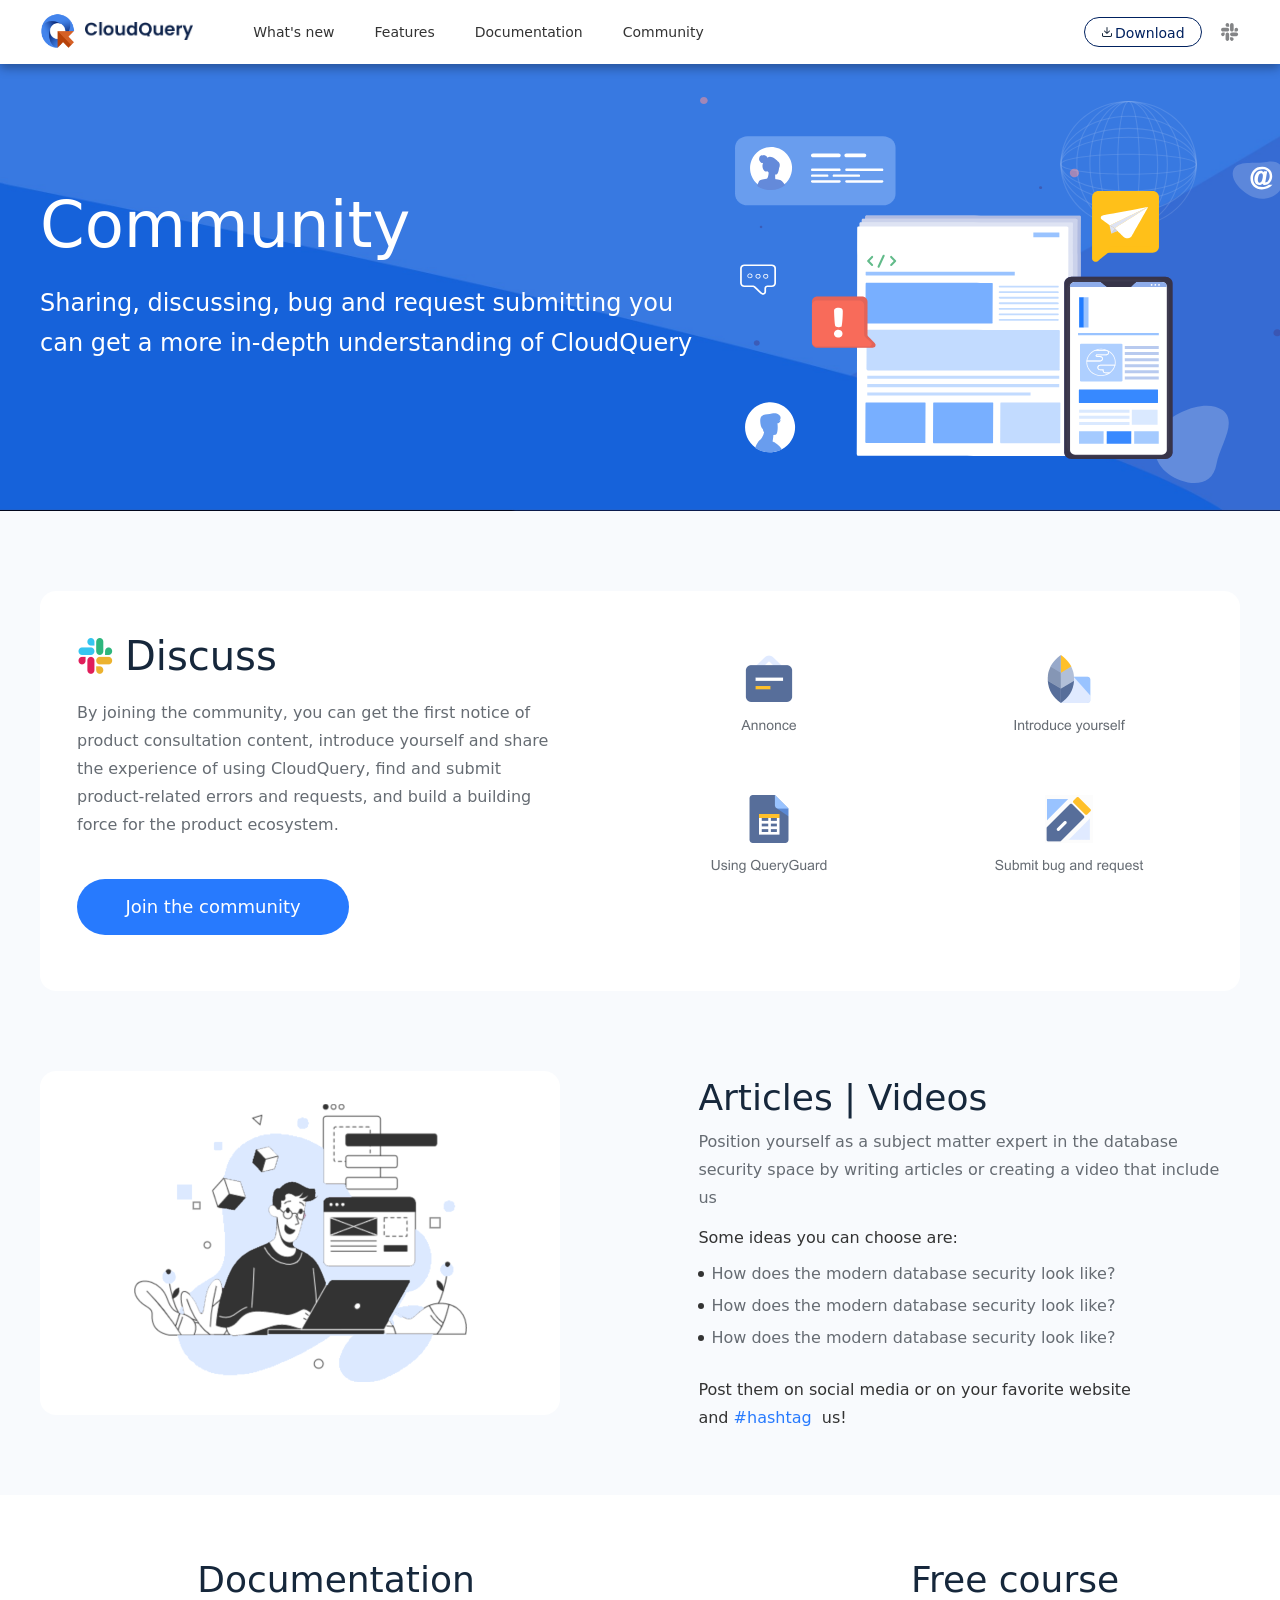
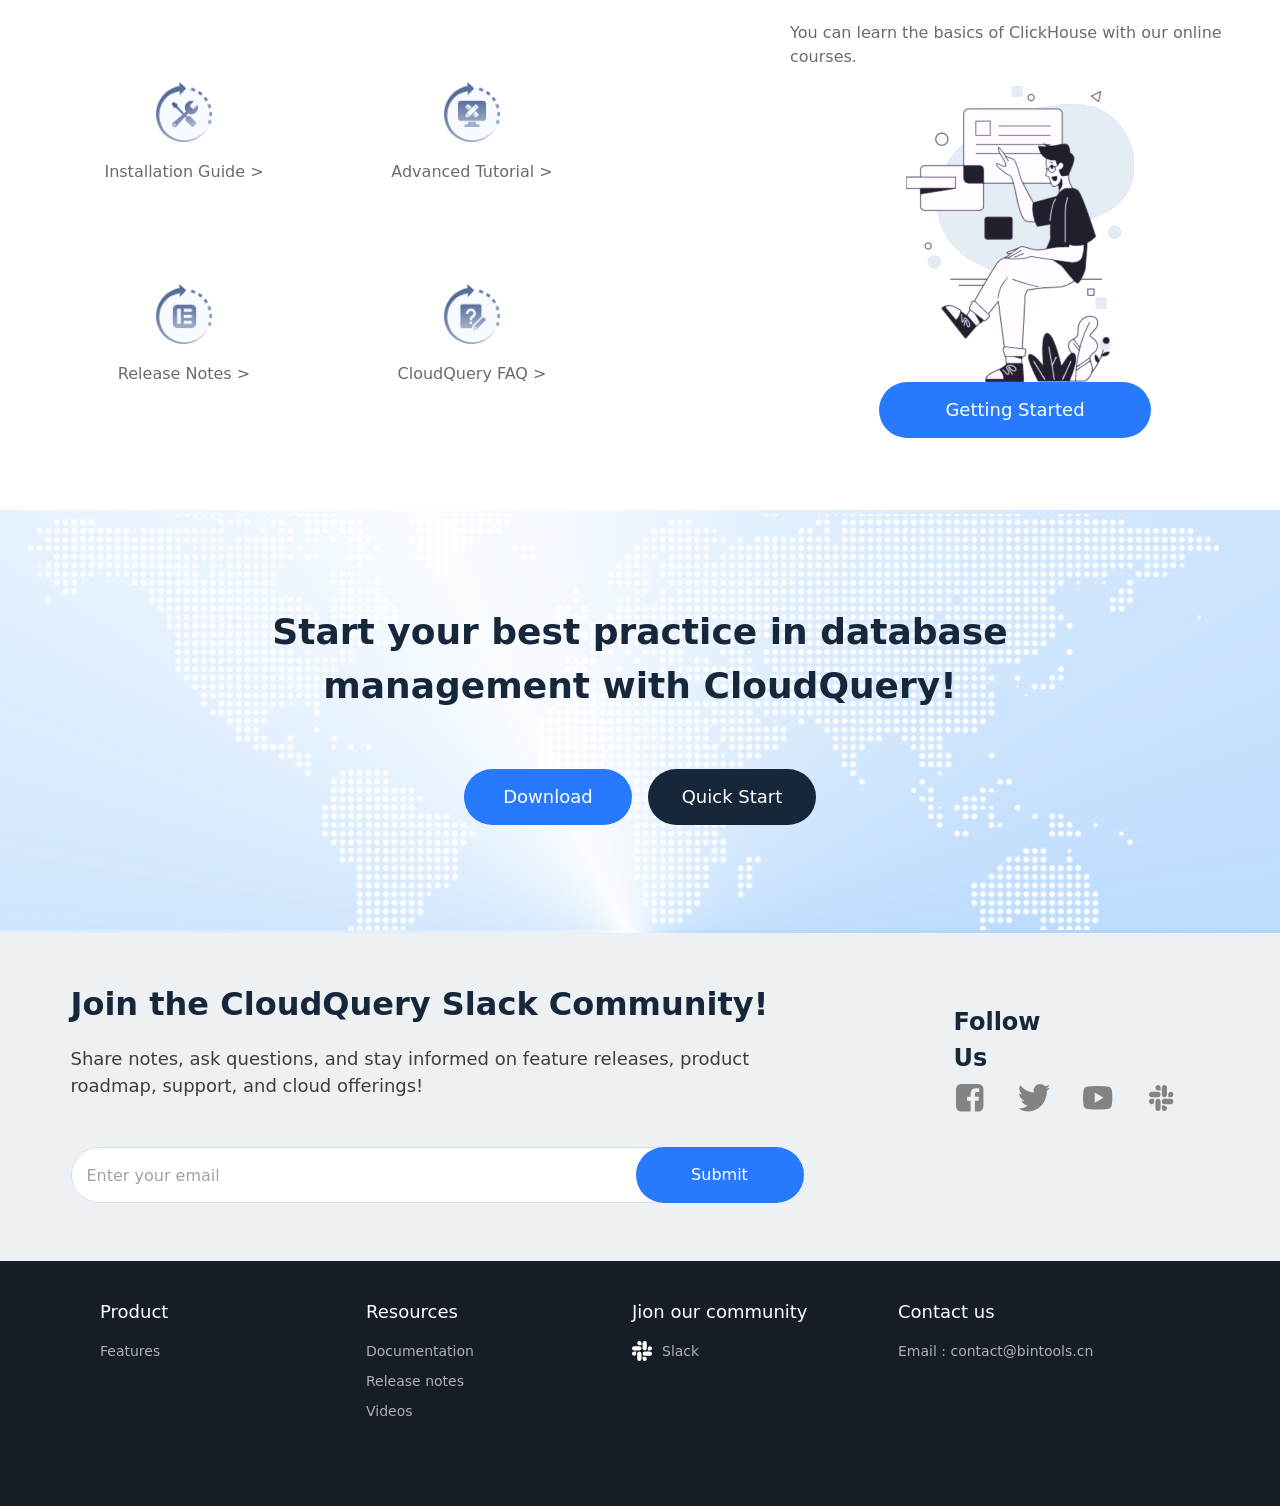
<file: community.html>
<!DOCTYPE html><html lang="en"><head><meta name="viewport" content="width=device-width, initial-scale=1"/><meta charSet="utf-8"/><title>CloudQuery</title><meta name="keywords" content="cq"/><meta name="description" content="An all-in-one database operation and control cloud platform"/><meta name="next-head-count" content="5"/><link rel="preload" href="/_next/static/css/c99d09e45b3f6225.css" as="style" crossorigin=""/><link rel="stylesheet" href="/_next/static/css/c99d09e45b3f6225.css" crossorigin="" data-n-g=""/><link rel="preload" href="/_next/static/css/a85876410b31d152.css" as="style" crossorigin=""/><link rel="stylesheet" href="/_next/static/css/a85876410b31d152.css" crossorigin="" data-n-p=""/><noscript data-n-css=""></noscript><script defer="" crossorigin="" nomodule="" src="/_next/static/chunks/polyfills-c67a75d1b6f99dc8.js"></script><script src="/_next/static/chunks/webpack-445a5fe7cadeec28.js" defer="" crossorigin=""></script><script src="/_next/static/chunks/framework-0c7baedefba6b077.js" defer="" crossorigin=""></script><script src="/_next/static/chunks/main-d5f9a6605aeefdf3.js" defer="" crossorigin=""></script><script src="/_next/static/chunks/pages/_app-c75a57a403484b4b.js" defer="" crossorigin=""></script><script src="/_next/static/chunks/187-04905f3fa194cb77.js" defer="" crossorigin=""></script><script src="/_next/static/chunks/pages/community-21b451b5f991c1b4.js" defer="" crossorigin=""></script><script src="/_next/static/yn3aPeYqKRRL60Ig1KzQV/_buildManifest.js" defer="" crossorigin=""></script><script src="/_next/static/yn3aPeYqKRRL60Ig1KzQV/_ssgManifest.js" defer="" crossorigin=""></script></head><body><div id="__next"><div class="min-h-screen overflow-hidden"><div class="header_contain__waTJW"><div class="header_main__TAqQW"><div class="header_logo__zKimJ"><img alt="logo" loading="lazy" width="36" height="36" decoding="async" data-nimg="1" style="color:transparent" src="/img/cq_logo.png"/><div class="header_text__trEjy"><img alt="logo" loading="lazy" width="118" height="20" decoding="async" data-nimg="1" style="color:transparent" src="/img/cq_text.png"/></div></div><div class="header_menu__x5ARZ">What&#x27;s new</div><div class="header_menu__x5ARZ">Features</div><div class="header_menu__x5ARZ">Documentation</div><div class="header_menu__x5ARZ">Community</div><div class="header_down__px7DS"><div class="header_down_blue__6C_fp"></div>Download</div><div class="header_doc__SIQTC"></div></div></div><main><div><div class="banner_contain__msvfY"><div class="banner_main__I7_m9"><div><div class="banner_title__Lw2pk">Community</div><div class="banner_desc__09C5r">Sharing, discussing, bug and request submitting you can get a more in-depth understanding of CloudQuery</div></div><div><div class="banner_img__I_HWF"></div></div></div></div><div class="discuss_contain___fSV2"><div class="discuss_top__l6g4e"><div><div class="discuss_title__mMtxG"><img alt="discuss" loading="lazy" width="36" height="36" decoding="async" data-nimg="1" style="color:transparent;margin-right:12px" src="/img/slack.png"/>Discuss</div><div class="discuss_desc__hiRqE">By joining the community, you can get the first notice of product consultation content, introduce yourself and share the experience of using CloudQuery, find and submit product-related errors and requests, and build a building force for the product ecosystem.</div><div class="discuss_btn__nVswX">Join the community</div></div><div class="discuss_right__FOaZk"><img alt="discuss" loading="lazy" width="460" height="224" decoding="async" data-nimg="1" style="color:transparent" src="/img/discuss.png"/></div></div><div class="discuss_bottom__1ADD0"><div class="discuss_bottom_left__DOrhW"><img alt="video" loading="lazy" width="333" height="278" decoding="async" data-nimg="1" style="color:transparent" src="/img/video.png"/></div><div><div class="discuss_right_title__t1Jbe">Articles | Videos</div><div class="discuss_right_desc__MT6lI">Position yourself as a subject matter expert in the database security space by writing articles or creating a video that include us</div><div class="discuss_right_title2__T_mvP">Some ideas you can choose are:</div><div class="discuss_right_item__fdnuT"><div class="discuss_radio__mQvO3"></div><div>How does the modern database security look like?</div></div><div class="discuss_right_item__fdnuT"><div class="discuss_radio__mQvO3"></div><div>How does the modern database security look like?</div></div><div class="discuss_right_item__fdnuT"><div class="discuss_radio__mQvO3"></div><div>How does the modern database security look like?</div></div><div class="discuss_right_title3__jXjsp">Post them on social media or on your favorite website and <span style="color:#277afe">#hashtag</span>  us!</div></div></div></div><div class="free_contain__D88Dp"><div class="free_main__xoIZN"><div><div class="free_title__JzngS">Documentation</div><div class="free_left_main__sptMY"><div class="free_item__RsVf1"><div class="free_img__VzVRs"></div><div class="free_btn__4l_S9">Installation Guide <!-- -->&gt;</div></div><div class="free_item__RsVf1"><div class="free_img2__FmU0L"></div><div class="free_btn__4l_S9">Advanced Tutorial <!-- -->&gt;</div></div><div class="free_item__RsVf1"><div class="free_img3__IGoV1"></div><div class="free_btn__4l_S9"> Release Notes <!-- -->&gt;</div></div><div class="free_item__RsVf1"><div class="free_img4__mdtkG"></div><div class="free_btn__4l_S9">CloudQuery FAQ <!-- -->&gt;</div></div></div></div><div class="free_right__v7wW_"><div class="free_title__JzngS">Free course</div><div class="free_desc__o1Nir">You can learn the basics of ClickHouse with our online courses.</div><img alt="free" loading="lazy" width="228" height="296" decoding="async" data-nimg="1" style="color:transparent;margin-left:116px;margin-top:47px" src="/img/course.png"/><div class="free_btn2__YqoRO">Getting Started</div></div></div></div><div class="down_contain__nVb8j"><div class="down_title__CtlWa">Start your best practice in database management with CloudQuery!</div><div class="down_main__KIVQX"><div class="down_btn1__pDsXE">Download</div><div class="down_btn2__97sCn">Quick Start</div></div></div><div class="email_contain__fCwc6"><div class="email_main__bQJAE"><div><div class="email_title__GXz24">Join the CloudQuery Slack Community!</div><div class="email_des__4McUd">Share notes, ask questions, and stay informed on feature releases, product roadmap, support, and cloud offerings!</div><div class="email_email__btz_N"><input class="email_input__GdjJV" placeholder="Enter your email"/><div class="email_btn__hcade">Submit</div></div></div><div class="email_right__Mt_eE"><div class="email_right_title__nIpex">Follow Us</div><div class="email_right_logo__FGnSs"><div><img alt="production" loading="lazy" width="32" height="32" decoding="async" data-nimg="1" class="email_img__PQvtI" style="color:transparent" src="/img/facebook.svg"/></div><div><img alt="production" loading="lazy" width="32" height="32" decoding="async" data-nimg="1" class="email_img__PQvtI" style="color:transparent" src="/img/twitter.svg"/></div><div><img alt="production" loading="lazy" width="32" height="32" decoding="async" data-nimg="1" class="email_img__PQvtI" style="color:transparent" src="/img/youtube.svg"/></div><div><img alt="production" loading="lazy" width="32" height="32" decoding="async" data-nimg="1" class="email_img__PQvtI" style="color:transparent" src="/img/slack_nomal.svg"/></div></div></div></div></div></div></main><div class="footer_contain__WjJzG"><div class="footer_top__qR5ph"><div class="footer_main__I3sn_"><div class="footer_item__UjBSw"><div class="footer_title__3SCz4">Product</div><div class="footer_desc__IeZfj">Features</div></div><div class="footer_item__UjBSw"><div class="footer_title__3SCz4">Resources</div><div class="footer_desc__IeZfj">Documentation</div><div class="footer_desc__IeZfj">Release notes</div><div class="footer_desc__IeZfj">Videos</div></div><div class="footer_item__UjBSw"><div class="footer_title__3SCz4">Jion our community</div><div class="footer_desc__IeZfj"><div class="footer_img__XHztA"><img alt="footer_logo" loading="lazy" width="20" height="20" decoding="async" data-nimg="1" style="color:transparent" src="/img/footer.png"/></div>Slack</div></div><div class="footer_item__UjBSw"><div class="footer_title__3SCz4">Contact us</div><div class="footer_desc__IeZfj">Email : contact@bintools.cn</div></div></div></div></div></div></div><script id="__NEXT_DATA__" type="application/json" crossorigin="">{"props":{"pageProps":{}},"page":"/community","query":{},"buildId":"yn3aPeYqKRRL60Ig1KzQV","nextExport":true,"autoExport":true,"isFallback":false,"scriptLoader":[]}</script></body></html>
</file>
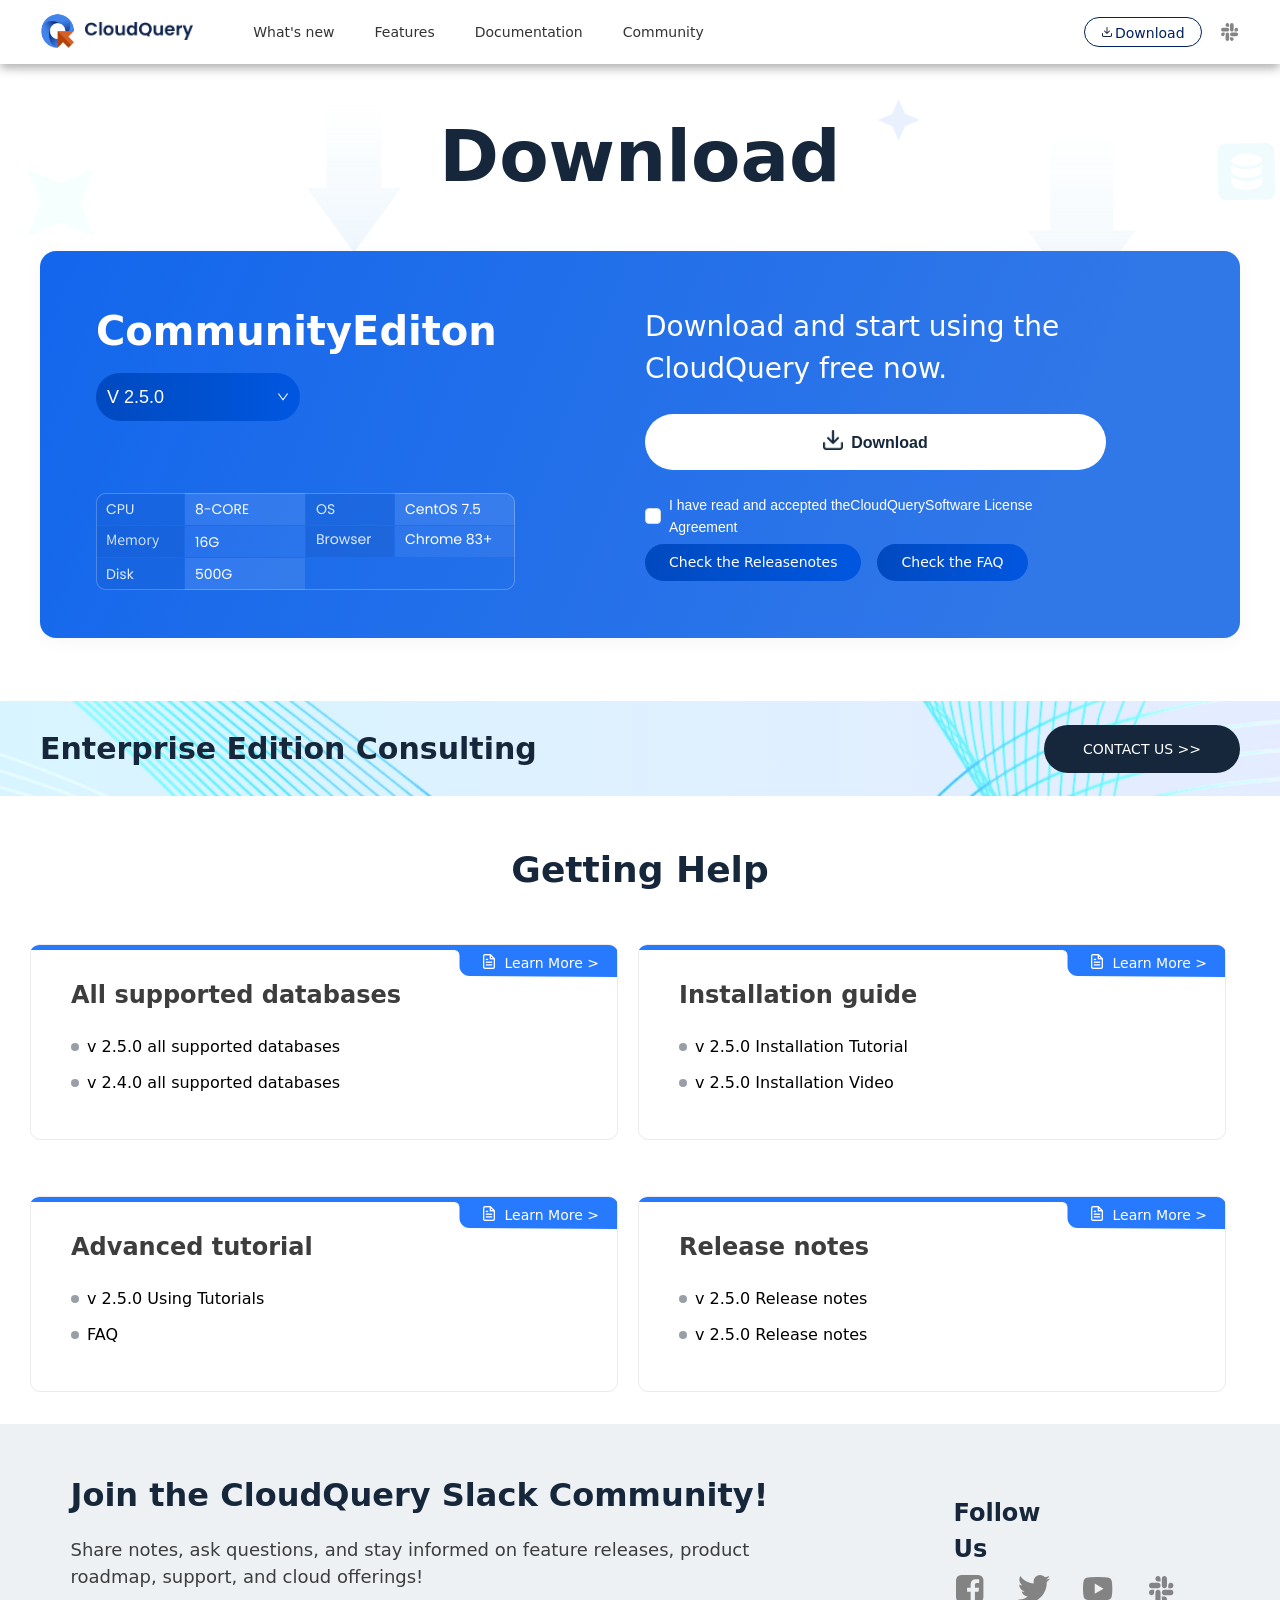
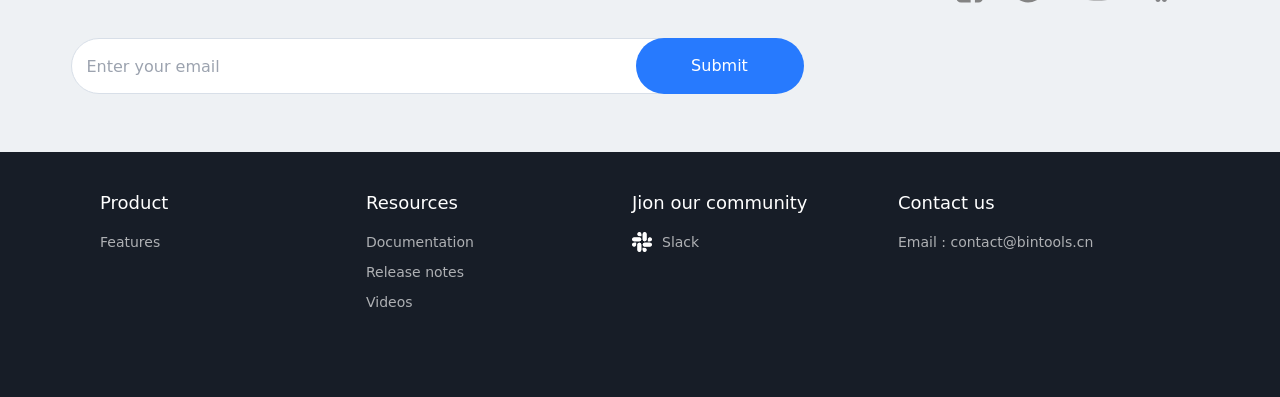
<file: down.html>
<!DOCTYPE html><html lang="en"><head><meta name="viewport" content="width=device-width, initial-scale=1"/><meta charSet="utf-8"/><title>CloudQuery</title><meta name="keywords" content="cq"/><meta name="description" content="An all-in-one database operation and control cloud platform"/><meta name="next-head-count" content="5"/><link rel="preload" href="/_next/static/css/c99d09e45b3f6225.css" as="style" crossorigin=""/><link rel="stylesheet" href="/_next/static/css/c99d09e45b3f6225.css" crossorigin="" data-n-g=""/><link rel="preload" href="/_next/static/css/32d251b56519e224.css" as="style" crossorigin=""/><link rel="stylesheet" href="/_next/static/css/32d251b56519e224.css" crossorigin="" data-n-p=""/><noscript data-n-css=""></noscript><script defer="" crossorigin="" nomodule="" src="/_next/static/chunks/polyfills-c67a75d1b6f99dc8.js"></script><script src="/_next/static/chunks/webpack-445a5fe7cadeec28.js" defer="" crossorigin=""></script><script src="/_next/static/chunks/framework-0c7baedefba6b077.js" defer="" crossorigin=""></script><script src="/_next/static/chunks/main-d5f9a6605aeefdf3.js" defer="" crossorigin=""></script><script src="/_next/static/chunks/pages/_app-c75a57a403484b4b.js" defer="" crossorigin=""></script><script src="/_next/static/chunks/187-04905f3fa194cb77.js" defer="" crossorigin=""></script><script src="/_next/static/chunks/566-4d6f584da93e91a3.js" defer="" crossorigin=""></script><script src="/_next/static/chunks/650-80810e9a527db87b.js" defer="" crossorigin=""></script><script src="/_next/static/chunks/pages/down-941ccd1d9deaf5f5.js" defer="" crossorigin=""></script><script src="/_next/static/yn3aPeYqKRRL60Ig1KzQV/_buildManifest.js" defer="" crossorigin=""></script><script src="/_next/static/yn3aPeYqKRRL60Ig1KzQV/_ssgManifest.js" defer="" crossorigin=""></script></head><body><div id="__next"><div class="min-h-screen overflow-hidden"><div class="header_contain__waTJW"><div class="header_main__TAqQW"><div class="header_logo__zKimJ"><img alt="logo" loading="lazy" width="36" height="36" decoding="async" data-nimg="1" style="color:transparent" src="/img/cq_logo.png"/><div class="header_text__trEjy"><img alt="logo" loading="lazy" width="118" height="20" decoding="async" data-nimg="1" style="color:transparent" src="/img/cq_text.png"/></div></div><div class="header_menu__x5ARZ">What&#x27;s new</div><div class="header_menu__x5ARZ">Features</div><div class="header_menu__x5ARZ">Documentation</div><div class="header_menu__x5ARZ">Community</div><div class="header_down__px7DS"><div class="header_down_blue__6C_fp"></div>Download</div><div class="header_doc__SIQTC"></div></div></div><main><div><div class="banner_contain__CMmFN"><div class="banner_title__Lw2Qq">Download</div><div class="banner_main__hrRRj"><div><div class="banner_left_title__ZO1rc">CommunityEditon</div><div class="banner_left_select__YNNTu"><div class="ant-select css-xu9wm8 ant-select-single ant-select-show-arrow" style="width:204px;height:48px"><div class="ant-select-selector"><span class="ant-select-selection-search"><input type="search" autoComplete="off" class="ant-select-selection-search-input" role="combobox" aria-expanded="false" aria-haspopup="listbox" aria-owns="undefined_list" aria-autocomplete="list" aria-controls="undefined_list" readonly="" unselectable="on" style="opacity:0" value=""/></span><span class="ant-select-selection-item" title="V 2.5.0">V 2.5.0</span></div><span class="ant-select-arrow" style="user-select:none;-webkit-user-select:none" unselectable="on" aria-hidden="true"><span role="img" aria-label="down" class="anticon anticon-down ant-select-suffix"><svg viewBox="64 64 896 896" focusable="false" data-icon="down" width="1em" height="1em" fill="currentColor" aria-hidden="true"><path d="M884 256h-75c-5.1 0-9.9 2.5-12.9 6.6L512 654.2 227.9 262.6c-3-4.1-7.8-6.6-12.9-6.6h-75c-6.5 0-10.3 7.4-6.5 12.7l352.6 486.1c12.8 17.6 39 17.6 51.7 0l352.6-486.1c3.9-5.3.1-12.7-6.4-12.7z"></path></svg></span></span></div></div><div class="banner_left_down__m_oOk"></div></div><div class="banner_right__65sHx"><div class="banner_right_title__8hwcR">Download and start using the CloudQuery free now.</div><div class="banner_right_btn__GiThC"><form class="ant-form ant-form-horizontal css-xu9wm8"><div class="ant-form-item css-xu9wm8"><div class="ant-row ant-form-item-row css-xu9wm8"><div class="ant-col ant-form-item-control css-xu9wm8"><div class="ant-form-item-control-input"><div class="ant-form-item-control-input-content"><button type="submit" class="ant-btn css-xu9wm8 ant-btn-round ant-btn-primary ant-btn-lg" style="width:461px;height:56px;background-color:#fff;color:#16273B;margin-top:24px;font-weight:bold"><span class="ant-btn-icon"><img alt="down" loading="lazy" width="20" height="20" decoding="async" data-nimg="1" style="color:transparent;transform:translateY(2px)" src="/img/down.png"/></span><span>Download</span></button></div></div></div></div></div><div class="ant-form-item css-xu9wm8"><div class="ant-row ant-form-item-row css-xu9wm8"><div class="ant-col ant-form-item-control css-xu9wm8"><div class="ant-form-item-control-input"><div class="ant-form-item-control-input-content"><label class="ant-checkbox-wrapper ant-checkbox-wrapper-in-form-item css-xu9wm8" style="color:#fff"><span class="ant-checkbox ant-wave-target css-xu9wm8"><input id="agreement" class="ant-checkbox-input" type="checkbox"/><span class="ant-checkbox-inner"></span></span><span>I have read and accepted theCloudQuerySoftware License Agreement</span></label></div></div></div></div></div></form></div><div class="banner_right_bottom__OabBx"><div class="banner_right_bottom_item__BsyUR">Check the Releasenotes</div><div class="banner_right_bottom_item__BsyUR">Check the FAQ</div></div></div></div></div><div class="help_contain__4j8hu"><div class="help_top__tR4xq"><div class="help_top_main__VnN_u"><div class="help_top_title__hl8ws">Enterprise Edition Consulting </div><div class="help_top_btn__xbdwS">CONTACT US <!-- -->&gt;&gt;</div></div></div><div class="help_bottom__wEUb_"><div class="help_bottom_title__sEpm9">Getting Help</div><div class="help_bottom_main__S3hat"><div class="help_main_item__3eLQ5"><div class="help_item_img__OgqIz"><div class="help_item_icon__sxS_f"><img alt="text" loading="lazy" width="12" height="14" decoding="async" data-nimg="1" style="color:transparent" src="/img/text.png"/></div><div class="help_item_text__NgvdU">Learn More <!-- -->&gt;</div></div><div class="help_item_title__v7YbZ">All supported databases</div><div class="help_item_desc__oEATT"><div class="help_radio__cLfss"></div><div>v 2.5.0 all supported databases</div></div><div class="help_item_desc__oEATT"><div class="help_radio__cLfss"></div><div>v 2.4.0 all supported databases</div></div></div><div class="help_main_item__3eLQ5"><div class="help_item_img__OgqIz"><div class="help_item_icon__sxS_f"><img alt="text" loading="lazy" width="12" height="14" decoding="async" data-nimg="1" style="color:transparent" src="/img/text.png"/></div><div class="help_item_text__NgvdU">Learn More <!-- -->&gt;</div></div><div class="help_item_title__v7YbZ"> Installation guide </div><div class="help_item_desc__oEATT"><div class="help_radio__cLfss"></div><div> v 2.5.0 Installation Tutorial </div></div><div class="help_item_desc__oEATT"><div class="help_radio__cLfss"></div><div>v 2.5.0 Installation Video</div></div></div><div class="help_main_item__3eLQ5"><div class="help_item_img__OgqIz"><div class="help_item_icon__sxS_f"><img alt="text" loading="lazy" width="12" height="14" decoding="async" data-nimg="1" style="color:transparent" src="/img/text.png"/></div><div class="help_item_text__NgvdU">Learn More <!-- -->&gt;</div></div><div class="help_item_title__v7YbZ"> Advanced tutorial </div><div class="help_item_desc__oEATT"><div class="help_radio__cLfss"></div><div> v 2.5.0 Using Tutorials </div></div><div class="help_item_desc__oEATT"><div class="help_radio__cLfss"></div><div>FAQ</div></div></div><div class="help_main_item__3eLQ5"><div class="help_item_img__OgqIz"><div class="help_item_icon__sxS_f"><img alt="text" loading="lazy" width="12" height="14" decoding="async" data-nimg="1" style="color:transparent" src="/img/text.png"/></div><div class="help_item_text__NgvdU">Learn More <!-- -->&gt;</div></div><div class="help_item_title__v7YbZ"> Release notes </div><div class="help_item_desc__oEATT"><div class="help_radio__cLfss"></div><div> v 2.5.0 Release notes </div></div><div class="help_item_desc__oEATT"><div class="help_radio__cLfss"></div><div>v 2.5.0 Release notes</div></div></div></div></div></div><div class="email_contain__fCwc6"><div class="email_main__bQJAE"><div><div class="email_title__GXz24">Join the CloudQuery Slack Community!</div><div class="email_des__4McUd">Share notes, ask questions, and stay informed on feature releases, product roadmap, support, and cloud offerings!</div><div class="email_email__btz_N"><input class="email_input__GdjJV" placeholder="Enter your email"/><div class="email_btn__hcade">Submit</div></div></div><div class="email_right__Mt_eE"><div class="email_right_title__nIpex">Follow Us</div><div class="email_right_logo__FGnSs"><div><img alt="production" loading="lazy" width="32" height="32" decoding="async" data-nimg="1" class="email_img__PQvtI" style="color:transparent" src="/img/facebook.svg"/></div><div><img alt="production" loading="lazy" width="32" height="32" decoding="async" data-nimg="1" class="email_img__PQvtI" style="color:transparent" src="/img/twitter.svg"/></div><div><img alt="production" loading="lazy" width="32" height="32" decoding="async" data-nimg="1" class="email_img__PQvtI" style="color:transparent" src="/img/youtube.svg"/></div><div><img alt="production" loading="lazy" width="32" height="32" decoding="async" data-nimg="1" class="email_img__PQvtI" style="color:transparent" src="/img/slack_nomal.svg"/></div></div></div></div></div></div></main><div class="footer_contain__WjJzG"><div class="footer_top__qR5ph"><div class="footer_main__I3sn_"><div class="footer_item__UjBSw"><div class="footer_title__3SCz4">Product</div><div class="footer_desc__IeZfj">Features</div></div><div class="footer_item__UjBSw"><div class="footer_title__3SCz4">Resources</div><div class="footer_desc__IeZfj">Documentation</div><div class="footer_desc__IeZfj">Release notes</div><div class="footer_desc__IeZfj">Videos</div></div><div class="footer_item__UjBSw"><div class="footer_title__3SCz4">Jion our community</div><div class="footer_desc__IeZfj"><div class="footer_img__XHztA"><img alt="footer_logo" loading="lazy" width="20" height="20" decoding="async" data-nimg="1" style="color:transparent" src="/img/footer.png"/></div>Slack</div></div><div class="footer_item__UjBSw"><div class="footer_title__3SCz4">Contact us</div><div class="footer_desc__IeZfj">Email : contact@bintools.cn</div></div></div></div></div></div></div><script id="__NEXT_DATA__" type="application/json" crossorigin="">{"props":{"pageProps":{}},"page":"/down","query":{},"buildId":"yn3aPeYqKRRL60Ig1KzQV","nextExport":true,"autoExport":true,"isFallback":false,"scriptLoader":[]}</script></body></html>
</file>
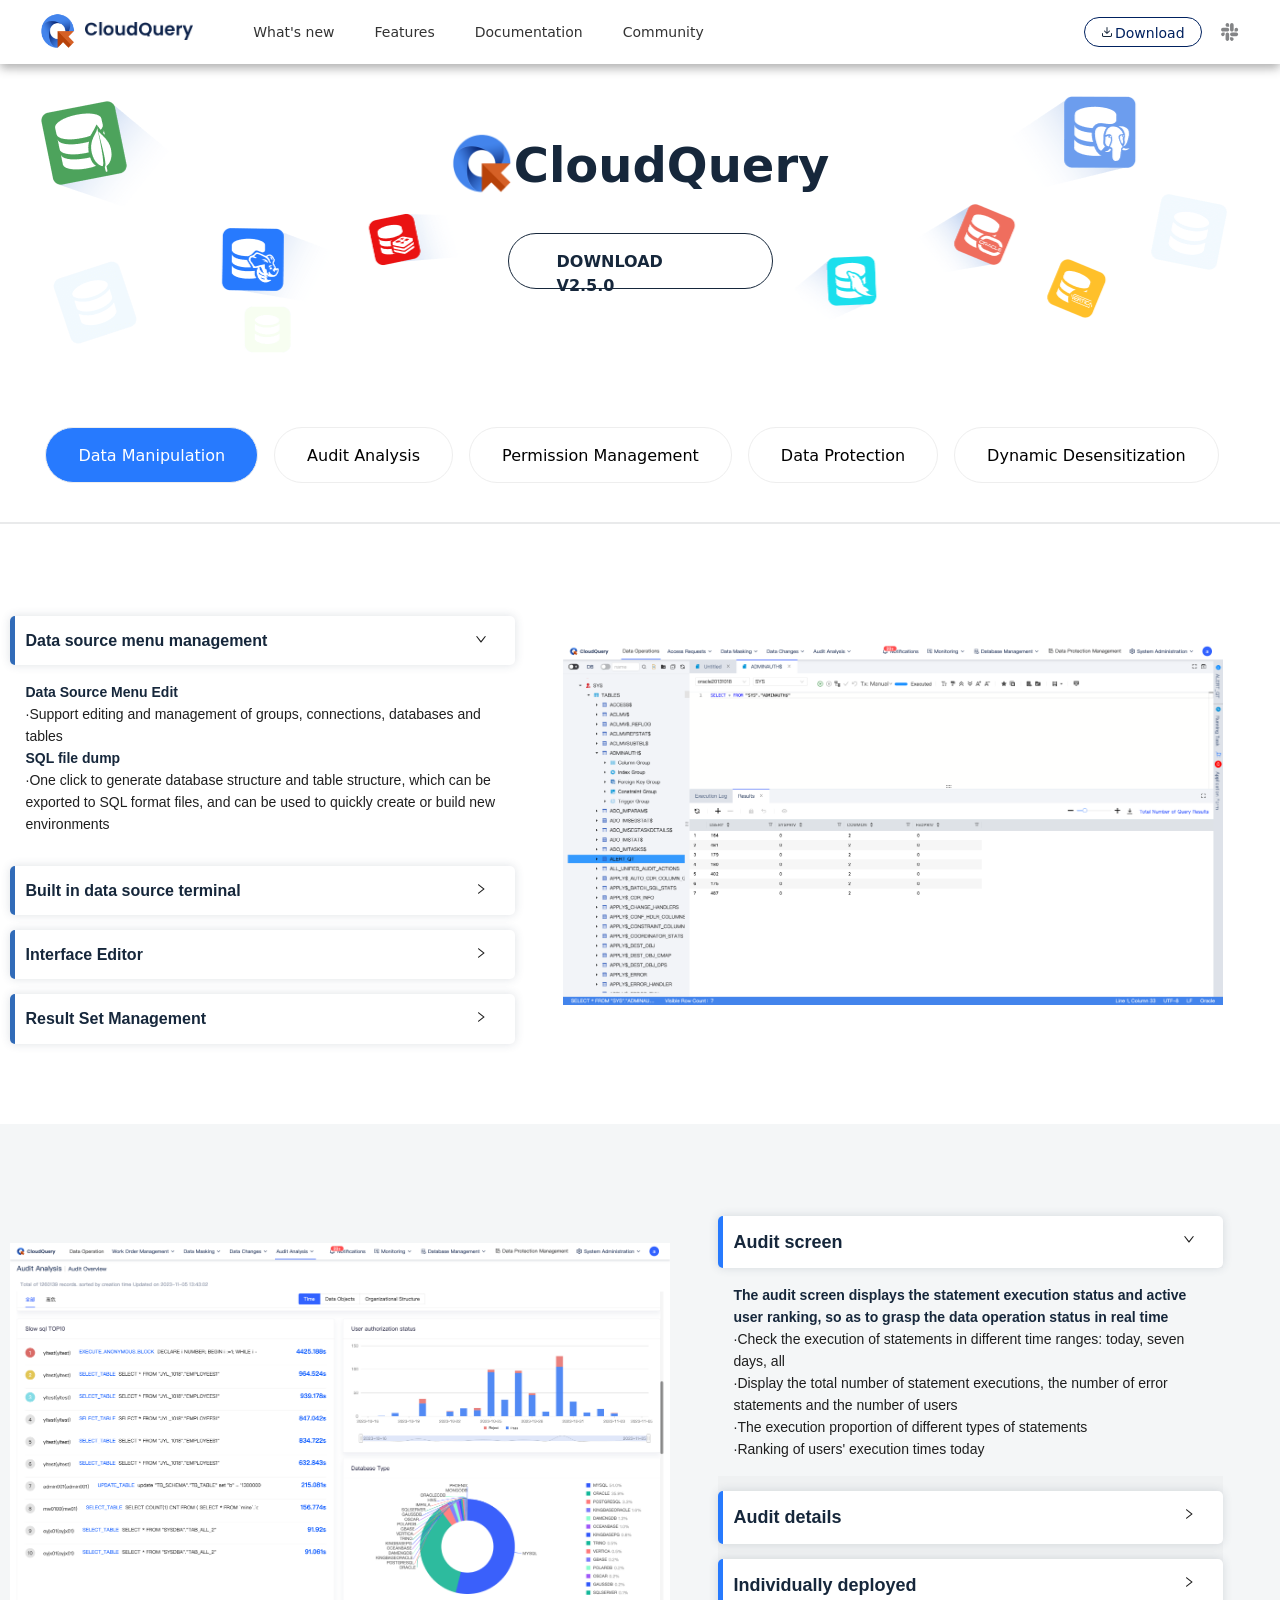
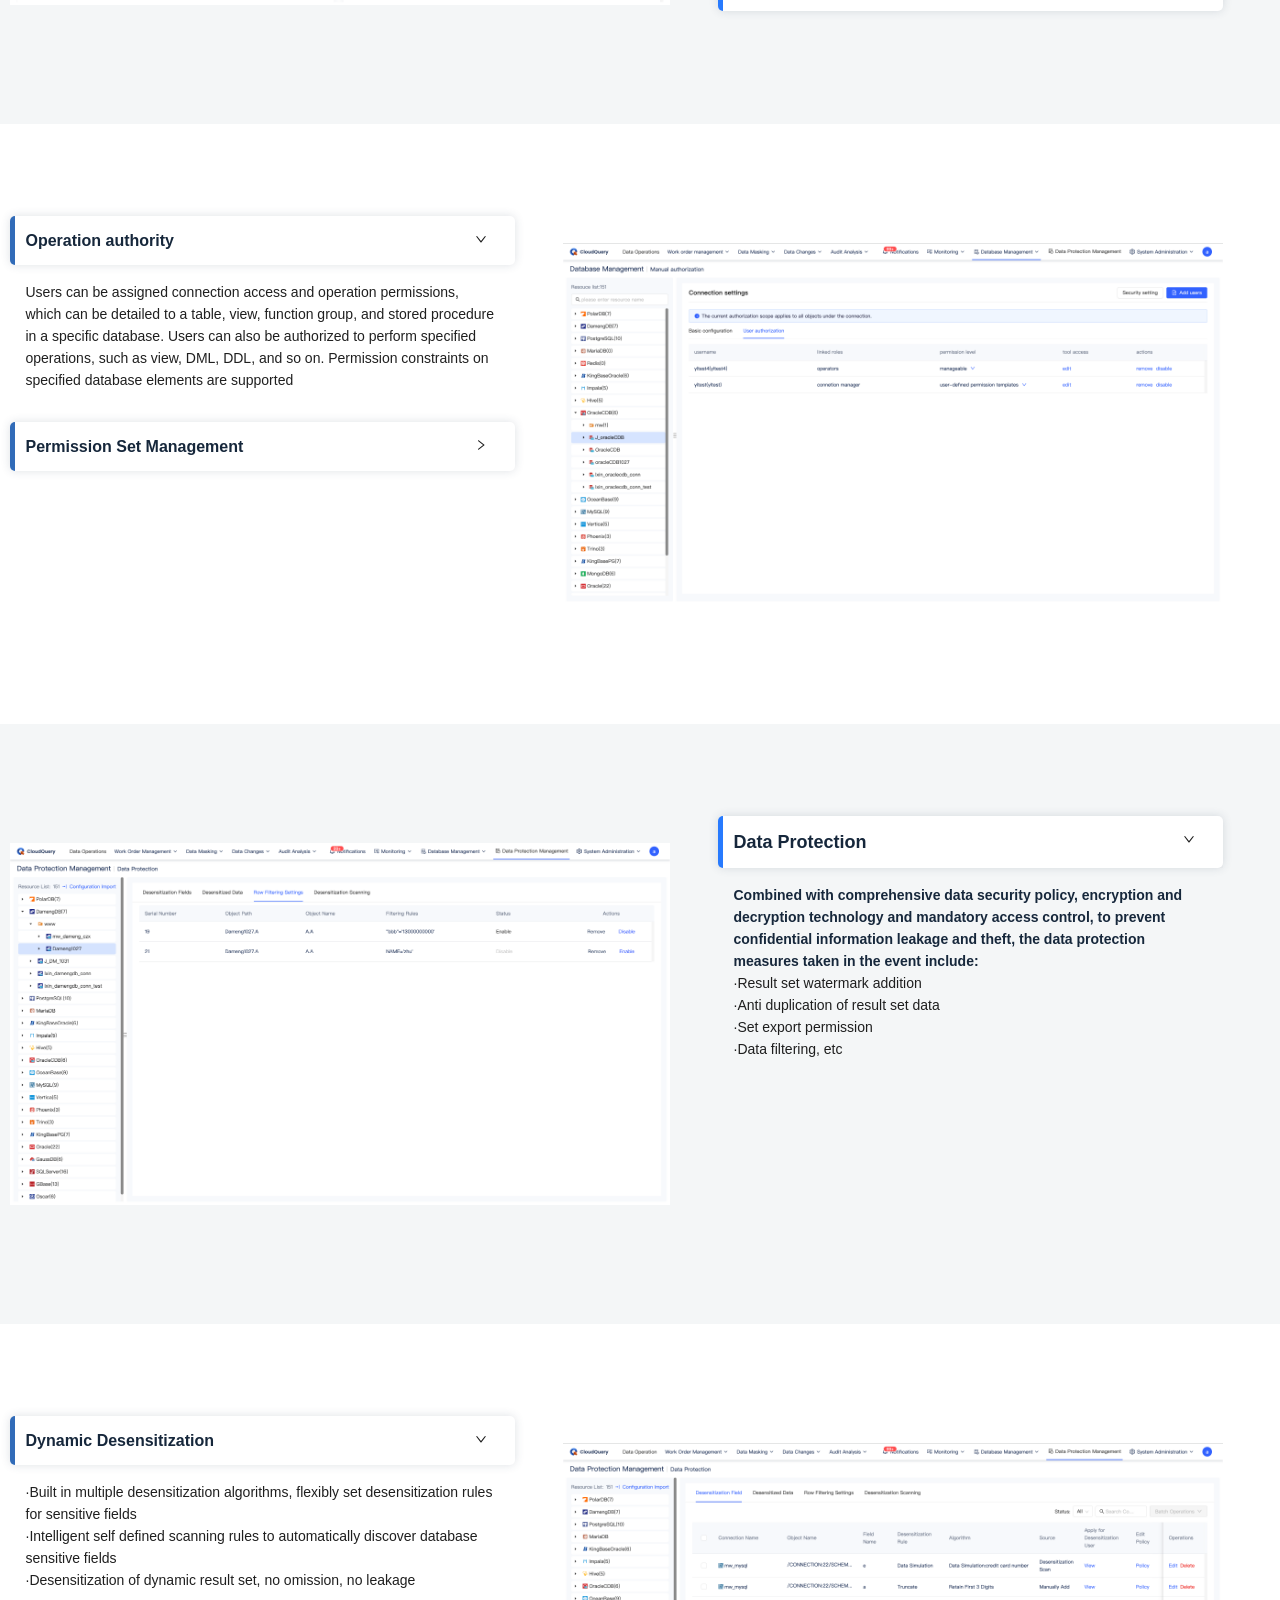
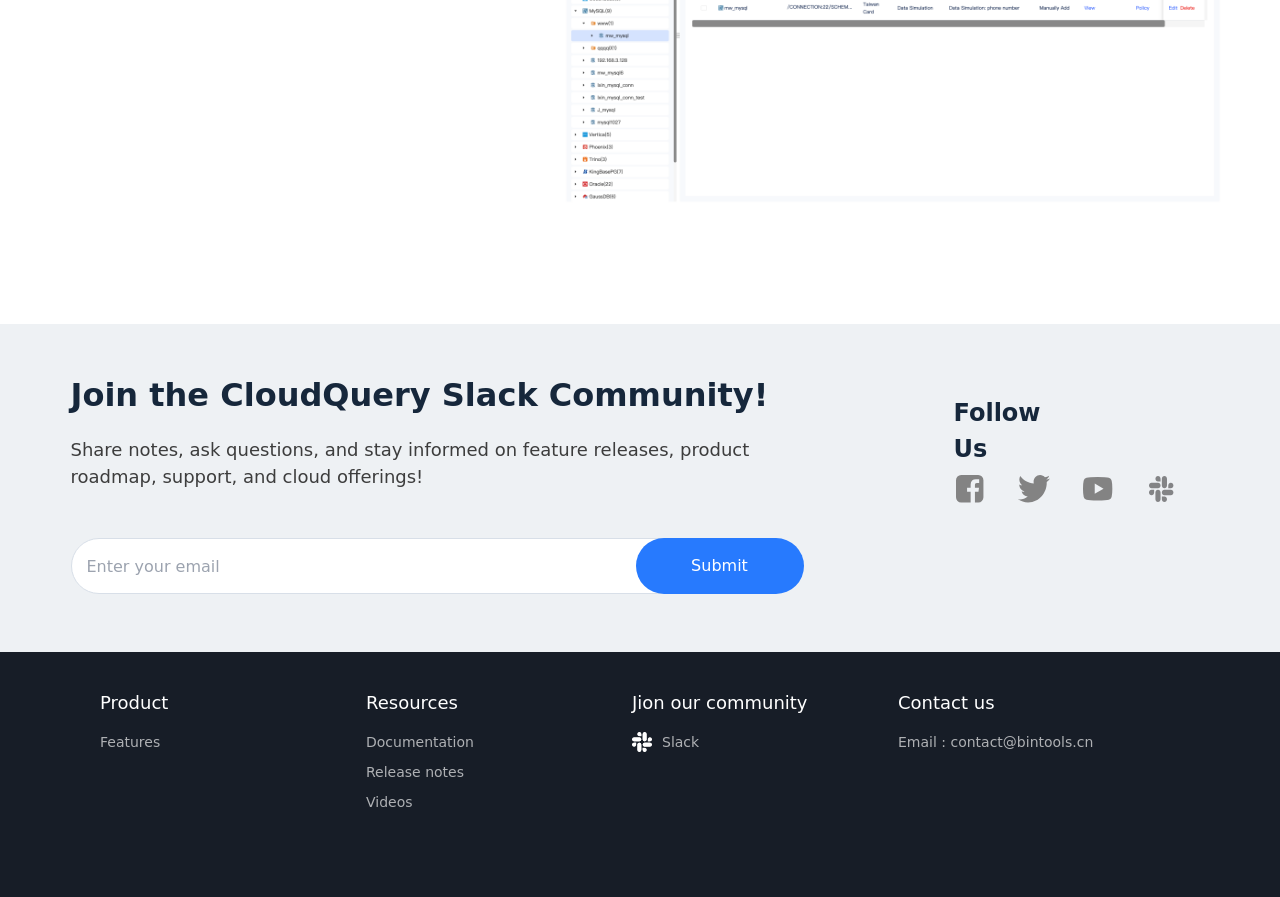
<file: feature.html>
<!DOCTYPE html><html lang="en"><head><meta name="viewport" content="width=device-width, initial-scale=1"/><meta charSet="utf-8"/><title>CloudQuery</title><meta name="keywords" content="cq"/><meta name="description" content="An all-in-one database operation and control cloud platform"/><meta name="next-head-count" content="5"/><link rel="preload" href="/_next/static/css/c99d09e45b3f6225.css" as="style" crossorigin=""/><link rel="stylesheet" href="/_next/static/css/c99d09e45b3f6225.css" crossorigin="" data-n-g=""/><link rel="preload" href="/_next/static/css/e1c60c49ca41d0ba.css" as="style" crossorigin=""/><link rel="stylesheet" href="/_next/static/css/e1c60c49ca41d0ba.css" crossorigin="" data-n-p=""/><noscript data-n-css=""></noscript><script defer="" crossorigin="" nomodule="" src="/_next/static/chunks/polyfills-c67a75d1b6f99dc8.js"></script><script src="/_next/static/chunks/webpack-445a5fe7cadeec28.js" defer="" crossorigin=""></script><script src="/_next/static/chunks/framework-0c7baedefba6b077.js" defer="" crossorigin=""></script><script src="/_next/static/chunks/main-d5f9a6605aeefdf3.js" defer="" crossorigin=""></script><script src="/_next/static/chunks/pages/_app-c75a57a403484b4b.js" defer="" crossorigin=""></script><script src="/_next/static/chunks/187-04905f3fa194cb77.js" defer="" crossorigin=""></script><script src="/_next/static/chunks/566-4d6f584da93e91a3.js" defer="" crossorigin=""></script><script src="/_next/static/chunks/pages/feature-b5d2a7dfdd225887.js" defer="" crossorigin=""></script><script src="/_next/static/yn3aPeYqKRRL60Ig1KzQV/_buildManifest.js" defer="" crossorigin=""></script><script src="/_next/static/yn3aPeYqKRRL60Ig1KzQV/_ssgManifest.js" defer="" crossorigin=""></script></head><body><div id="__next"><div class="min-h-screen overflow-hidden"><div class="header_contain__waTJW"><div class="header_main__TAqQW"><div class="header_logo__zKimJ"><img alt="logo" loading="lazy" width="36" height="36" decoding="async" data-nimg="1" style="color:transparent" src="/img/cq_logo.png"/><div class="header_text__trEjy"><img alt="logo" loading="lazy" width="118" height="20" decoding="async" data-nimg="1" style="color:transparent" src="/img/cq_text.png"/></div></div><div class="header_menu__x5ARZ">What&#x27;s new</div><div class="header_menu__x5ARZ">Features</div><div class="header_menu__x5ARZ">Documentation</div><div class="header_menu__x5ARZ">Community</div><div class="header_down__px7DS"><div class="header_down_blue__6C_fp"></div>Download</div><div class="header_doc__SIQTC"></div></div></div><main><div><div class="banner_contain__bQCoT"><div class="banner_title__4nYLv"><img alt="cq" loading="lazy" width="63" height="68" decoding="async" data-nimg="1" style="color:transparent" src="/img/cq_logo.png"/>CloudQuery</div><div class="banner_btn__zQtWp">DOWNLOAD V2.5.0</div></div><div class="show_contain__Ye1se"><div class="show_top__Md1iu"><div class="show_top_item__N_rzq show_top_active__ns107">Data Manipulation</div><div class="show_top_item__N_rzq">Audit Analysis</div><div class="show_top_item__N_rzq">Permission Management</div><div class="show_top_item__N_rzq">Data Protection</div><div class="show_top_item__N_rzq">Dynamic Desensitization</div></div><div><div class="show_bottom_item__y5h21" id="bottom_1"><div class="show_item_left__7EBxT  show_otherContain__vNHH7"><div class="ant-collapse ant-collapse-icon-position-start css-xu9wm8" role="tablist"><div class="ant-collapse-item ant-collapse-item-active"><div class="ant-collapse-header" aria-expanded="true" aria-disabled="false" role="tab" tabindex="0"><div class="ant-collapse-expand-icon"><span role="img" aria-label="right" class="anticon anticon-right ant-collapse-arrow"><svg viewBox="64 64 896 896" focusable="false" style="-ms-transform:rotate(90deg);transform:rotate(90deg)" data-icon="right" width="1em" height="1em" fill="currentColor" aria-hidden="true"><path d="M765.7 486.8L314.9 134.7A7.97 7.97 0 00302 141v77.3c0 4.9 2.3 9.6 6.1 12.6l360 281.1-360 281.1c-3.9 3-6.1 7.7-6.1 12.6V883c0 6.7 7.7 10.4 12.9 6.3l450.8-352.1a31.96 31.96 0 000-50.4z"></path></svg></span></div><span class="ant-collapse-header-text">Data source menu management</span></div><div class="ant-collapse-content ant-collapse-content-active" role="tabpanel"><div class="ant-collapse-content-box"><div><div class="show_title__Fk6r8">Data Source Menu Edit</div><div>·Support editing and management of groups, connections, databases and tables</div><div class="show_title__Fk6r8">SQL file dump</div><div>·One click to generate database structure and table structure, which can be exported to SQL format files, and can be used to quickly create or build new environments</div></div></div></div></div><div class="ant-collapse-item"><div class="ant-collapse-header" aria-expanded="false" aria-disabled="false" role="tab" tabindex="0"><div class="ant-collapse-expand-icon"><span role="img" aria-label="right" class="anticon anticon-right ant-collapse-arrow"><svg viewBox="64 64 896 896" focusable="false" data-icon="right" width="1em" height="1em" fill="currentColor" aria-hidden="true"><path d="M765.7 486.8L314.9 134.7A7.97 7.97 0 00302 141v77.3c0 4.9 2.3 9.6 6.1 12.6l360 281.1-360 281.1c-3.9 3-6.1 7.7-6.1 12.6V883c0 6.7 7.7 10.4 12.9 6.3l450.8-352.1a31.96 31.96 0 000-50.4z"></path></svg></span></div><span class="ant-collapse-header-text">Built in data source terminal</span></div></div><div class="ant-collapse-item"><div class="ant-collapse-header" aria-expanded="false" aria-disabled="false" role="tab" tabindex="0"><div class="ant-collapse-expand-icon"><span role="img" aria-label="right" class="anticon anticon-right ant-collapse-arrow"><svg viewBox="64 64 896 896" focusable="false" data-icon="right" width="1em" height="1em" fill="currentColor" aria-hidden="true"><path d="M765.7 486.8L314.9 134.7A7.97 7.97 0 00302 141v77.3c0 4.9 2.3 9.6 6.1 12.6l360 281.1-360 281.1c-3.9 3-6.1 7.7-6.1 12.6V883c0 6.7 7.7 10.4 12.9 6.3l450.8-352.1a31.96 31.96 0 000-50.4z"></path></svg></span></div><span class="ant-collapse-header-text">Interface Editor</span></div></div><div class="ant-collapse-item"><div class="ant-collapse-header" aria-expanded="false" aria-disabled="false" role="tab" tabindex="0"><div class="ant-collapse-expand-icon"><span role="img" aria-label="right" class="anticon anticon-right ant-collapse-arrow"><svg viewBox="64 64 896 896" focusable="false" data-icon="right" width="1em" height="1em" fill="currentColor" aria-hidden="true"><path d="M765.7 486.8L314.9 134.7A7.97 7.97 0 00302 141v77.3c0 4.9 2.3 9.6 6.1 12.6l360 281.1-360 281.1c-3.9 3-6.1 7.7-6.1 12.6V883c0 6.7 7.7 10.4 12.9 6.3l450.8-352.1a31.96 31.96 0 000-50.4z"></path></svg></span></div><span class="ant-collapse-header-text">Result Set Management</span></div></div></div></div><div class="show_item_right__WGtQL"><img alt="feature" loading="lazy" width="660" height="416" decoding="async" data-nimg="1" style="color:transparent" src="/img/feature_bg_1.png"/></div></div><div class="show_bottom_item__y5h21" id="bottom_2"><div class="show_item_left__7EBxT  show_whiteContain___mC4d"><div class="ant-collapse ant-collapse-icon-position-start css-xu9wm8" role="tablist"><div class="ant-collapse-item ant-collapse-item-active"><div class="ant-collapse-header" aria-expanded="true" aria-disabled="false" role="tab" tabindex="0"><div class="ant-collapse-expand-icon"><span role="img" aria-label="right" class="anticon anticon-right ant-collapse-arrow"><svg viewBox="64 64 896 896" focusable="false" style="-ms-transform:rotate(90deg);transform:rotate(90deg)" data-icon="right" width="1em" height="1em" fill="currentColor" aria-hidden="true"><path d="M765.7 486.8L314.9 134.7A7.97 7.97 0 00302 141v77.3c0 4.9 2.3 9.6 6.1 12.6l360 281.1-360 281.1c-3.9 3-6.1 7.7-6.1 12.6V883c0 6.7 7.7 10.4 12.9 6.3l450.8-352.1a31.96 31.96 0 000-50.4z"></path></svg></span></div><span class="ant-collapse-header-text">Audit screen</span></div><div class="ant-collapse-content ant-collapse-content-active" role="tabpanel"><div class="ant-collapse-content-box"><div><div class="show_title__Fk6r8">The audit screen displays the statement execution status and active user ranking, so as to grasp the data operation status in real time</div><div>·Check the execution of statements in different time ranges: today, seven days, all <br/> ·Display the total number of statement executions, the number of error statements and the number of users<br/>·The execution proportion of different types of statements<br/> <!-- -->·Ranking of users&#x27; execution times today</div></div></div></div></div><div class="ant-collapse-item"><div class="ant-collapse-header" aria-expanded="false" aria-disabled="false" role="tab" tabindex="0"><div class="ant-collapse-expand-icon"><span role="img" aria-label="right" class="anticon anticon-right ant-collapse-arrow"><svg viewBox="64 64 896 896" focusable="false" data-icon="right" width="1em" height="1em" fill="currentColor" aria-hidden="true"><path d="M765.7 486.8L314.9 134.7A7.97 7.97 0 00302 141v77.3c0 4.9 2.3 9.6 6.1 12.6l360 281.1-360 281.1c-3.9 3-6.1 7.7-6.1 12.6V883c0 6.7 7.7 10.4 12.9 6.3l450.8-352.1a31.96 31.96 0 000-50.4z"></path></svg></span></div><span class="ant-collapse-header-text">Audit details</span></div></div><div class="ant-collapse-item"><div class="ant-collapse-header" aria-expanded="false" aria-disabled="false" role="tab" tabindex="0"><div class="ant-collapse-expand-icon"><span role="img" aria-label="right" class="anticon anticon-right ant-collapse-arrow"><svg viewBox="64 64 896 896" focusable="false" data-icon="right" width="1em" height="1em" fill="currentColor" aria-hidden="true"><path d="M765.7 486.8L314.9 134.7A7.97 7.97 0 00302 141v77.3c0 4.9 2.3 9.6 6.1 12.6l360 281.1-360 281.1c-3.9 3-6.1 7.7-6.1 12.6V883c0 6.7 7.7 10.4 12.9 6.3l450.8-352.1a31.96 31.96 0 000-50.4z"></path></svg></span></div><span class="ant-collapse-header-text">Individually deployed</span></div></div></div></div><div class="show_item_right__WGtQL"><img alt="feature" loading="lazy" width="660" height="416" decoding="async" data-nimg="1" style="color:transparent" src="/img/feature_bg_2.png"/></div></div><div class="show_bottom_item__y5h21" id="bottom_3"><div class="show_item_left__7EBxT  show_otherContain__vNHH7"><div class="ant-collapse ant-collapse-icon-position-start css-xu9wm8" role="tablist"><div class="ant-collapse-item ant-collapse-item-active"><div class="ant-collapse-header" aria-expanded="true" aria-disabled="false" role="tab" tabindex="0"><div class="ant-collapse-expand-icon"><span role="img" aria-label="right" class="anticon anticon-right ant-collapse-arrow"><svg viewBox="64 64 896 896" focusable="false" style="-ms-transform:rotate(90deg);transform:rotate(90deg)" data-icon="right" width="1em" height="1em" fill="currentColor" aria-hidden="true"><path d="M765.7 486.8L314.9 134.7A7.97 7.97 0 00302 141v77.3c0 4.9 2.3 9.6 6.1 12.6l360 281.1-360 281.1c-3.9 3-6.1 7.7-6.1 12.6V883c0 6.7 7.7 10.4 12.9 6.3l450.8-352.1a31.96 31.96 0 000-50.4z"></path></svg></span></div><span class="ant-collapse-header-text">Operation authority</span></div><div class="ant-collapse-content ant-collapse-content-active" role="tabpanel"><div class="ant-collapse-content-box"><div><div>Users can be assigned connection access and operation permissions, which can be detailed to a table, view, function group, and stored procedure in a specific database. Users can also be authorized to perform specified operations, such as view, DML, DDL, and so on. Permission constraints on specified database elements are supported</div></div></div></div></div><div class="ant-collapse-item"><div class="ant-collapse-header" aria-expanded="false" aria-disabled="false" role="tab" tabindex="0"><div class="ant-collapse-expand-icon"><span role="img" aria-label="right" class="anticon anticon-right ant-collapse-arrow"><svg viewBox="64 64 896 896" focusable="false" data-icon="right" width="1em" height="1em" fill="currentColor" aria-hidden="true"><path d="M765.7 486.8L314.9 134.7A7.97 7.97 0 00302 141v77.3c0 4.9 2.3 9.6 6.1 12.6l360 281.1-360 281.1c-3.9 3-6.1 7.7-6.1 12.6V883c0 6.7 7.7 10.4 12.9 6.3l450.8-352.1a31.96 31.96 0 000-50.4z"></path></svg></span></div><span class="ant-collapse-header-text">Permission Set Management</span></div></div></div></div><div class="show_item_right__WGtQL"><img alt="feature" loading="lazy" width="660" height="416" decoding="async" data-nimg="1" style="color:transparent" src="/img/feature_bg_3.png"/></div></div><div class="show_bottom_item__y5h21" id="bottom_4"><div class="show_item_left__7EBxT  show_whiteContain___mC4d"><div class="ant-collapse ant-collapse-icon-position-start css-xu9wm8" role="tablist"><div class="ant-collapse-item ant-collapse-item-active"><div class="ant-collapse-header" aria-expanded="true" aria-disabled="false" role="tab" tabindex="0"><div class="ant-collapse-expand-icon"><span role="img" aria-label="right" class="anticon anticon-right ant-collapse-arrow"><svg viewBox="64 64 896 896" focusable="false" style="-ms-transform:rotate(90deg);transform:rotate(90deg)" data-icon="right" width="1em" height="1em" fill="currentColor" aria-hidden="true"><path d="M765.7 486.8L314.9 134.7A7.97 7.97 0 00302 141v77.3c0 4.9 2.3 9.6 6.1 12.6l360 281.1-360 281.1c-3.9 3-6.1 7.7-6.1 12.6V883c0 6.7 7.7 10.4 12.9 6.3l450.8-352.1a31.96 31.96 0 000-50.4z"></path></svg></span></div><span class="ant-collapse-header-text">Data Protection</span></div><div class="ant-collapse-content ant-collapse-content-active" role="tabpanel"><div class="ant-collapse-content-box"><div><div class="show_title__Fk6r8">Combined with comprehensive data security policy, encryption and decryption technology and mandatory access control, to prevent confidential information leakage and theft, the data protection measures taken in the event include:</div><div>·Result set watermark addition <br/> ·Anti duplication of result set data<br/> ·Set export permission <br/> ·Data filtering, etc</div></div></div></div></div></div></div><div class="show_item_right__WGtQL"><img alt="feature" loading="lazy" width="660" height="416" decoding="async" data-nimg="1" style="color:transparent" src="/img/feature_bg_4.png"/></div></div><div class="show_bottom_item__y5h21" id="bottom_5"><div class="show_item_left__7EBxT  show_otherContain__vNHH7"><div class="ant-collapse ant-collapse-icon-position-start css-xu9wm8" role="tablist"><div class="ant-collapse-item ant-collapse-item-active"><div class="ant-collapse-header" aria-expanded="true" aria-disabled="false" role="tab" tabindex="0"><div class="ant-collapse-expand-icon"><span role="img" aria-label="right" class="anticon anticon-right ant-collapse-arrow"><svg viewBox="64 64 896 896" focusable="false" style="-ms-transform:rotate(90deg);transform:rotate(90deg)" data-icon="right" width="1em" height="1em" fill="currentColor" aria-hidden="true"><path d="M765.7 486.8L314.9 134.7A7.97 7.97 0 00302 141v77.3c0 4.9 2.3 9.6 6.1 12.6l360 281.1-360 281.1c-3.9 3-6.1 7.7-6.1 12.6V883c0 6.7 7.7 10.4 12.9 6.3l450.8-352.1a31.96 31.96 0 000-50.4z"></path></svg></span></div><span class="ant-collapse-header-text">Dynamic Desensitization</span></div><div class="ant-collapse-content ant-collapse-content-active" role="tabpanel"><div class="ant-collapse-content-box"><div><div>·Built in multiple desensitization algorithms, flexibly set desensitization rules for sensitive fields<br/> ·Intelligent self defined scanning rules to automatically discover database sensitive fields<br/> ·Desensitization of dynamic result set, no omission, no leakage</div></div></div></div></div></div></div><div class="show_item_right__WGtQL"><img alt="feature" loading="lazy" width="660" height="416" decoding="async" data-nimg="1" style="color:transparent" src="/img/feature_bg_5.png"/></div></div></div><div class="email_contain__fCwc6"><div class="email_main__bQJAE"><div><div class="email_title__GXz24">Join the CloudQuery Slack Community!</div><div class="email_des__4McUd">Share notes, ask questions, and stay informed on feature releases, product roadmap, support, and cloud offerings!</div><div class="email_email__btz_N"><input class="email_input__GdjJV" placeholder="Enter your email"/><div class="email_btn__hcade">Submit</div></div></div><div class="email_right__Mt_eE"><div class="email_right_title__nIpex">Follow Us</div><div class="email_right_logo__FGnSs"><div><img alt="production" loading="lazy" width="32" height="32" decoding="async" data-nimg="1" class="email_img__PQvtI" style="color:transparent" src="/img/facebook.svg"/></div><div><img alt="production" loading="lazy" width="32" height="32" decoding="async" data-nimg="1" class="email_img__PQvtI" style="color:transparent" src="/img/twitter.svg"/></div><div><img alt="production" loading="lazy" width="32" height="32" decoding="async" data-nimg="1" class="email_img__PQvtI" style="color:transparent" src="/img/youtube.svg"/></div><div><img alt="production" loading="lazy" width="32" height="32" decoding="async" data-nimg="1" class="email_img__PQvtI" style="color:transparent" src="/img/slack_nomal.svg"/></div></div></div></div></div></div></div></main><div class="footer_contain__WjJzG"><div class="footer_top__qR5ph"><div class="footer_main__I3sn_"><div class="footer_item__UjBSw"><div class="footer_title__3SCz4">Product</div><div class="footer_desc__IeZfj">Features</div></div><div class="footer_item__UjBSw"><div class="footer_title__3SCz4">Resources</div><div class="footer_desc__IeZfj">Documentation</div><div class="footer_desc__IeZfj">Release notes</div><div class="footer_desc__IeZfj">Videos</div></div><div class="footer_item__UjBSw"><div class="footer_title__3SCz4">Jion our community</div><div class="footer_desc__IeZfj"><div class="footer_img__XHztA"><img alt="footer_logo" loading="lazy" width="20" height="20" decoding="async" data-nimg="1" style="color:transparent" src="/img/footer.png"/></div>Slack</div></div><div class="footer_item__UjBSw"><div class="footer_title__3SCz4">Contact us</div><div class="footer_desc__IeZfj">Email : contact@bintools.cn</div></div></div></div></div></div></div><script id="__NEXT_DATA__" type="application/json" crossorigin="">{"props":{"pageProps":{}},"page":"/feature","query":{},"buildId":"yn3aPeYqKRRL60Ig1KzQV","nextExport":true,"autoExport":true,"isFallback":false,"scriptLoader":[]}</script></body></html>
</file>
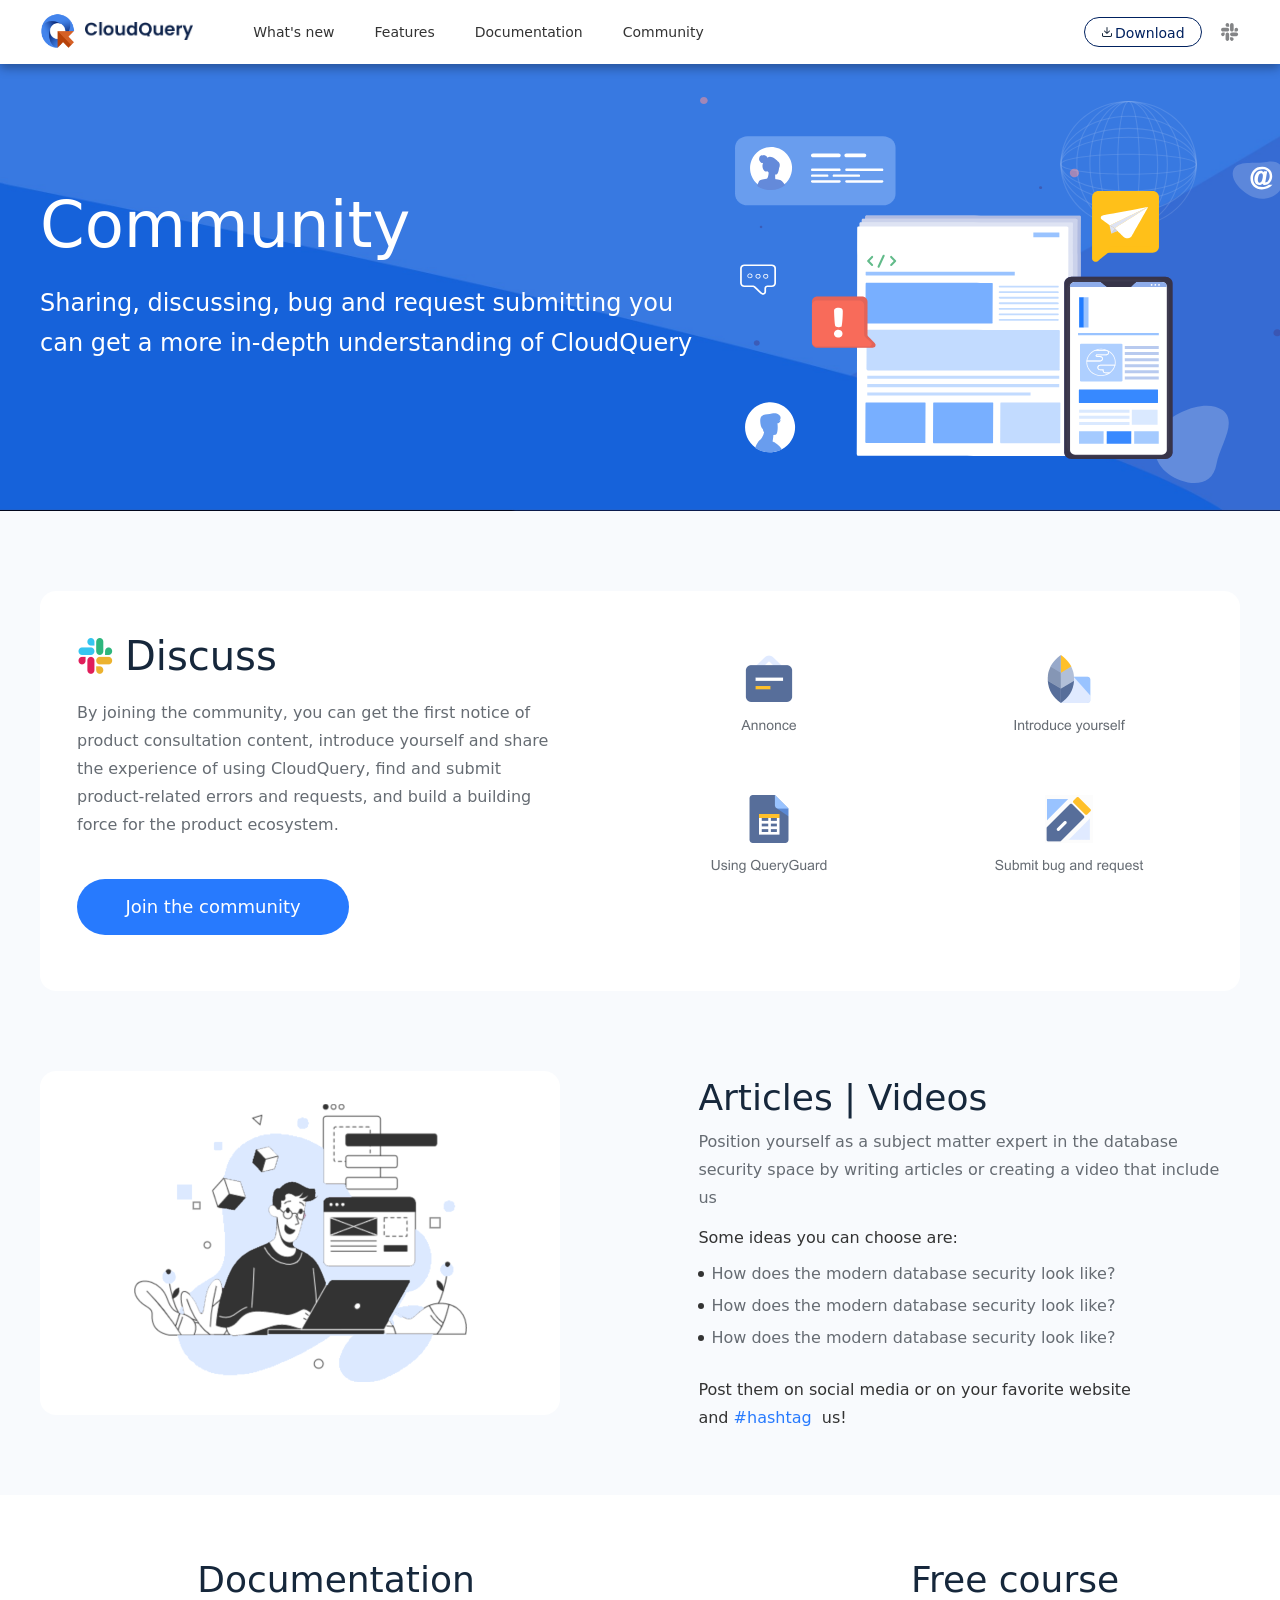
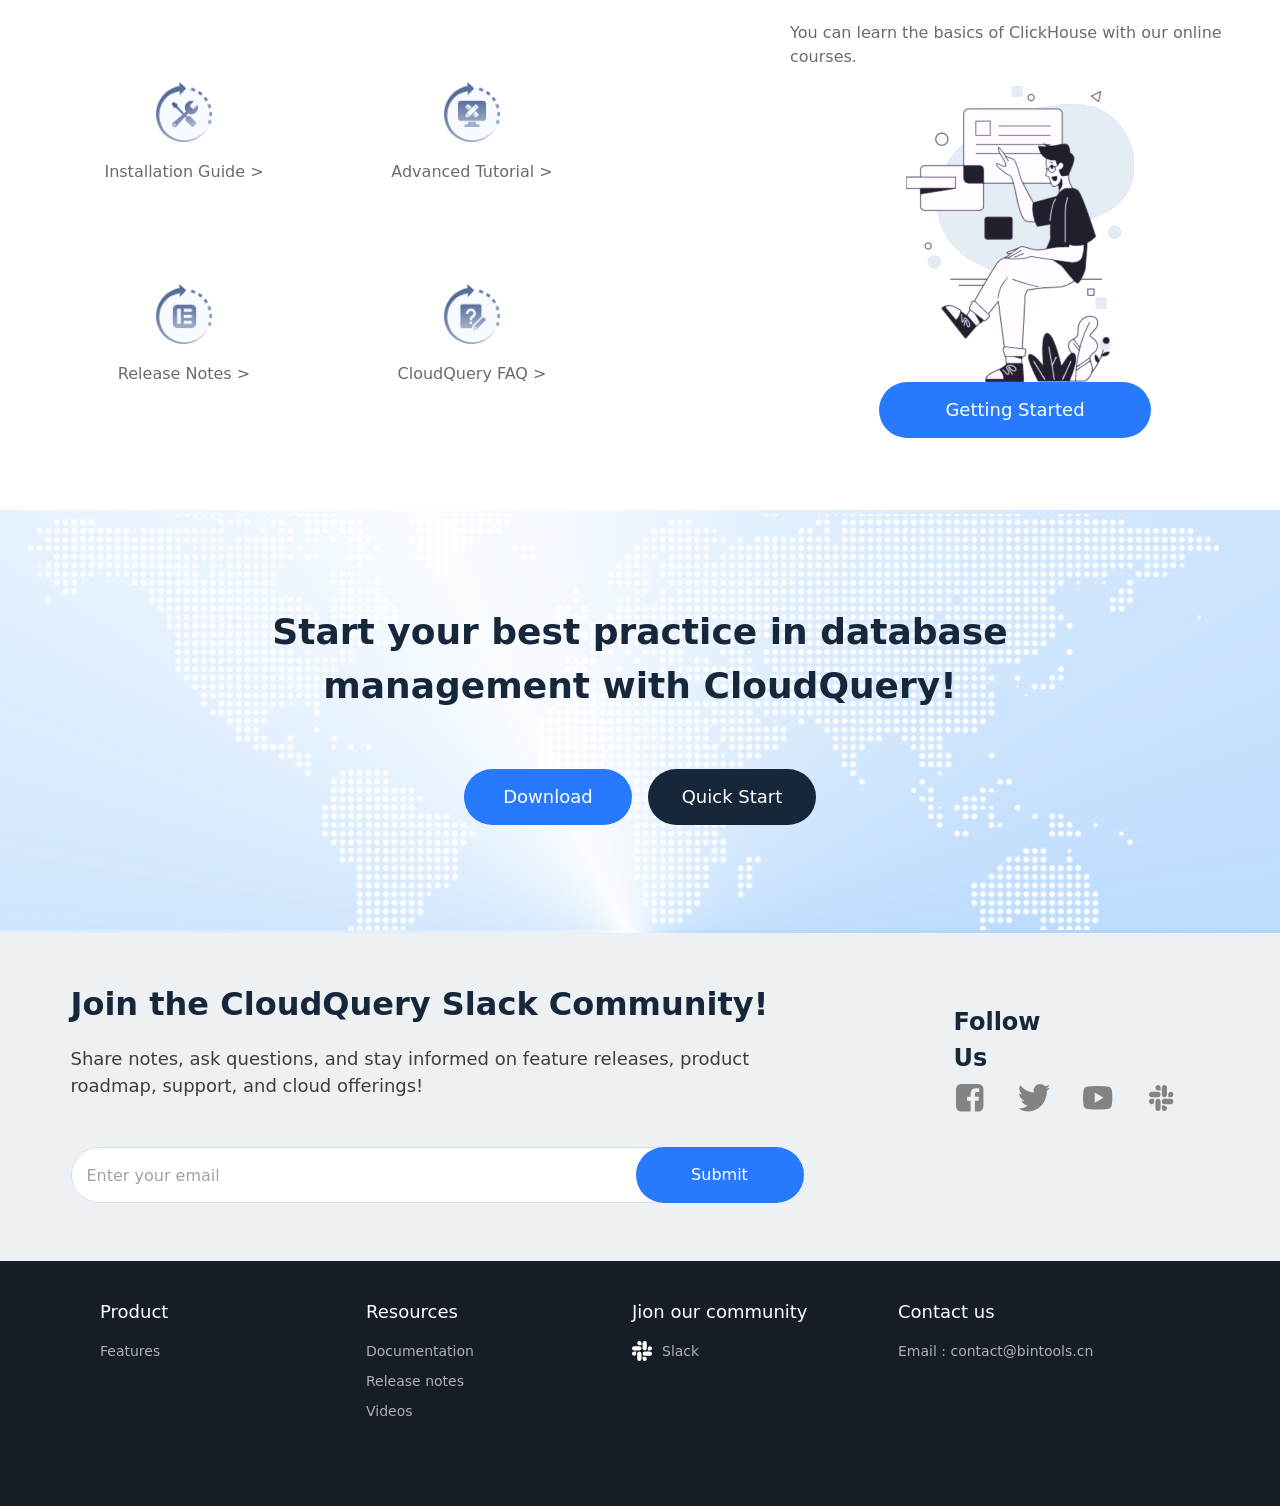
<file: web/community.html>
<!DOCTYPE html><html lang="en"><head><meta name="viewport" content="width=device-width, initial-scale=1"/><meta charSet="utf-8"/><title>CloudQuery</title><meta name="keywords" content="cq"/><meta name="description" content="An all-in-one database operation and control cloud platform"/><meta name="next-head-count" content="5"/><link rel="preload" href="/_next/static/css/62b2b3ff87553112.css" as="style" crossorigin=""/><link rel="stylesheet" href="/_next/static/css/62b2b3ff87553112.css" crossorigin="" data-n-g=""/><link rel="preload" href="/_next/static/css/a85876410b31d152.css" as="style" crossorigin=""/><link rel="stylesheet" href="/_next/static/css/a85876410b31d152.css" crossorigin="" data-n-p=""/><noscript data-n-css=""></noscript><script defer="" crossorigin="" nomodule="" src="/_next/static/chunks/polyfills-c67a75d1b6f99dc8.js"></script><script src="/_next/static/chunks/webpack-445a5fe7cadeec28.js" defer="" crossorigin=""></script><script src="/_next/static/chunks/framework-0c7baedefba6b077.js" defer="" crossorigin=""></script><script src="/_next/static/chunks/main-d5f9a6605aeefdf3.js" defer="" crossorigin=""></script><script src="/_next/static/chunks/pages/_app-d7236d66357509c6.js" defer="" crossorigin=""></script><script src="/_next/static/chunks/187-04905f3fa194cb77.js" defer="" crossorigin=""></script><script src="/_next/static/chunks/pages/community-7a3f100f84355003.js" defer="" crossorigin=""></script><script src="/_next/static/QWI9HQq7KHACbbpdrXhgv/_buildManifest.js" defer="" crossorigin=""></script><script src="/_next/static/QWI9HQq7KHACbbpdrXhgv/_ssgManifest.js" defer="" crossorigin=""></script></head><body><div id="__next"><div class="min-h-screen overflow-hidden"><div class="header_contain__waTJW"><div class="header_main__TAqQW"><div class="header_logo__zKimJ"><img alt="logo" loading="lazy" width="36" height="36" decoding="async" data-nimg="1" style="color:transparent" src="/img/cq_logo.png"/><div class="header_text__trEjy"><img alt="logo" loading="lazy" width="118" height="20" decoding="async" data-nimg="1" style="color:transparent" src="/img/cq_text.png"/></div></div><div class="header_menu__x5ARZ">What&#x27;s new</div><div class="header_menu__x5ARZ">Features</div><div class="header_menu__x5ARZ">Documentation</div><div class="header_menu__x5ARZ">Community</div><div class="header_down__px7DS"><div class="header_down_blue__6C_fp"></div>Download</div><div class="header_doc__SIQTC"></div></div></div><main><div><div class="banner_contain__msvfY"><div class="banner_main__I7_m9"><div><div class="banner_title__Lw2pk">Community</div><div class="banner_desc__09C5r">Sharing, discussing, bug and request submitting you can get a more in-depth understanding of CloudQuery</div></div><div><div class="banner_img__I_HWF"></div></div></div></div><div class="discuss_contain___fSV2"><div class="discuss_top__l6g4e"><div><div class="discuss_title__mMtxG"><img alt="discuss" loading="lazy" width="36" height="36" decoding="async" data-nimg="1" style="color:transparent;margin-right:12px" src="/img/slack.png"/>Discuss</div><div class="discuss_desc__hiRqE">By joining the community, you can get the first notice of product consultation content, introduce yourself and share the experience of using CloudQuery, find and submit product-related errors and requests, and build a building force for the product ecosystem.</div><div class="discuss_btn__nVswX">Join the community</div></div><div class="discuss_right__FOaZk"><img alt="discuss" loading="lazy" width="460" height="224" decoding="async" data-nimg="1" style="color:transparent" src="/img/discuss.png"/></div></div><div class="discuss_bottom__1ADD0"><div class="discuss_bottom_left__DOrhW"><img alt="video" loading="lazy" width="333" height="278" decoding="async" data-nimg="1" style="color:transparent" src="/img/video.png"/></div><div><div class="discuss_right_title__t1Jbe">Articles | Videos</div><div class="discuss_right_desc__MT6lI">Position yourself as a subject matter expert in the database security space by writing articles or creating a video that include us</div><div class="discuss_right_title2__T_mvP">Some ideas you can choose are:</div><div class="discuss_right_item__fdnuT"><div class="discuss_radio__mQvO3"></div><div>How does the modern database security look like?</div></div><div class="discuss_right_item__fdnuT"><div class="discuss_radio__mQvO3"></div><div>How does the modern database security look like?</div></div><div class="discuss_right_item__fdnuT"><div class="discuss_radio__mQvO3"></div><div>How does the modern database security look like?</div></div><div class="discuss_right_title3__jXjsp">Post them on social media or on your favorite website and <span style="color:#277afe">#hashtag</span>  us!</div></div></div></div><div class="free_contain__D88Dp"><div class="free_main__xoIZN"><div><div class="free_title__JzngS">Documentation</div><div class="free_left_main__sptMY"><div class="free_item__RsVf1"><div class="free_img__VzVRs"></div><div class="free_btn__4l_S9">Installation Guide <!-- -->&gt;</div></div><div class="free_item__RsVf1"><div class="free_img2__FmU0L"></div><div class="free_btn__4l_S9">Advanced Tutorial <!-- -->&gt;</div></div><div class="free_item__RsVf1"><div class="free_img3__IGoV1"></div><div class="free_btn__4l_S9"> Release Notes <!-- -->&gt;</div></div><div class="free_item__RsVf1"><div class="free_img4__mdtkG"></div><div class="free_btn__4l_S9">CloudQuery FAQ <!-- -->&gt;</div></div></div></div><div class="free_right__v7wW_"><div class="free_title__JzngS">Free course</div><div class="free_desc__o1Nir">You can learn the basics of ClickHouse with our online courses.</div><img alt="free" loading="lazy" width="228" height="296" decoding="async" data-nimg="1" style="color:transparent;margin-left:116px;margin-top:47px" src="/img/course.png"/><div class="free_btn2__YqoRO">Getting Started</div></div></div></div><div class="down_contain__nVb8j"><div class="down_title__CtlWa">Start your best practice in database management with CloudQuery!</div><div class="down_main__KIVQX"><div class="down_btn1__pDsXE">Download</div><div class="down_btn2__97sCn">Quick Start</div></div></div><div class="email_contain__fCwc6"><div class="email_main__bQJAE"><div><div class="email_title__GXz24">Join the CloudQuery Slack Community!</div><div class="email_des__4McUd">Share notes, ask questions, and stay informed on feature releases, product roadmap, support, and cloud offerings!</div><div class="email_email__btz_N"><input class="email_input__GdjJV" placeholder="Enter your email"/><div class="email_btn__hcade">Submit</div></div></div><div class="email_right__Mt_eE"><div class="email_right_title__nIpex">Follow Us</div><div class="email_right_logo__FGnSs"><div><img alt="production" loading="lazy" width="32" height="32" decoding="async" data-nimg="1" class="email_img__PQvtI" style="color:transparent" src="/img/facebook.svg"/></div><div><img alt="production" loading="lazy" width="32" height="32" decoding="async" data-nimg="1" class="email_img__PQvtI" style="color:transparent" src="/img/twitter.svg"/></div><div><img alt="production" loading="lazy" width="32" height="32" decoding="async" data-nimg="1" class="email_img__PQvtI" style="color:transparent" src="/img/youtube.svg"/></div><div><img alt="production" loading="lazy" width="32" height="32" decoding="async" data-nimg="1" class="email_img__PQvtI" style="color:transparent" src="/img/slack_nomal.svg"/></div></div></div></div></div></div></main><div class="footer_contain__WjJzG"><div class="footer_top__qR5ph"><div class="footer_main__I3sn_"><div class="footer_item__UjBSw"><div class="footer_title__3SCz4">Product</div><div class="footer_desc__IeZfj">Features</div></div><div class="footer_item__UjBSw"><div class="footer_title__3SCz4">Resources</div><div class="footer_desc__IeZfj">Documentation</div><div class="footer_desc__IeZfj">Release notes</div><div class="footer_desc__IeZfj">Videos</div></div><div class="footer_item__UjBSw"><div class="footer_title__3SCz4">Jion our community</div><div class="footer_desc__IeZfj"><div class="footer_img__XHztA"><img alt="footer_logo" loading="lazy" width="20" height="20" decoding="async" data-nimg="1" style="color:transparent" src="/img/footer.png"/></div>Slack</div></div><div class="footer_item__UjBSw"><div class="footer_title__3SCz4">Contact us</div><div class="footer_desc__IeZfj">Email : contact@bintools.cn</div></div></div></div></div></div></div><script id="__NEXT_DATA__" type="application/json" crossorigin="">{"props":{"pageProps":{}},"page":"/community","query":{},"buildId":"QWI9HQq7KHACbbpdrXhgv","nextExport":true,"autoExport":true,"isFallback":false,"scriptLoader":[]}</script></body></html>
</file>
<file: _next/static/css/cebadd41bb1c55f0.css>
.banner_contain__Sb52G{width:100%;height:760px;margin-top:64px;background:linear-gradient(0deg,#f8f9fc,hsla(0,0%,96%,0));flex-direction:column;padding-top:72px}.banner_contain__Sb52G,.banner_title__tuQ8o{display:flex;align-items:center}.banner_desc__3Q_Xt{width:490px;height:27px;font-size:18px;color:#1f3248;margin-top:12px;text-align:center}.banner_main__fDklJ{margin-top:55px;width:1295px;height:307px;background-image:url(/img/banner.png);background-repeat:no-repeat;background-size:cover}.banner_down__yKW4l{width:272px;height:56px;font-size:18px;font-weight:700;color:#fff;border-radius:30px;background:#277afe;margin-top:58px;text-align:center;line-height:56px;cursor:pointer}.banner_down__yKW4l:hover{background-color:#4096ff}.banner_note__9gc5a{margin-top:24px;height:20px;font-size:14px;color:#16273b}.banner_note__9gc5a a{color:#277afe;cursor:pointer}.banner_note__9gc5a:hover a{color:#4096ff}.introduce_contain__f6nDm{width:100%;height:655px;display:flex;justify-content:center;align-items:center}.introduce_main__Pos7H{display:flex}.introduce_left__Sk2ML{width:445px;margin-right:100px}.introduce_title__QrGK1{height:36px;font-size:36px;font-weight:700;line-height:36px;color:#16273b}.introduce_desc__f6Mup{font-weight:400;font-size:18px;color:#666c73;margin-top:43px;text-align:left}.introduce_desc__f6Mup span{font-weight:600;font-size:24;color:#1a1a1a}.introduce_btn__4CBOW{margin-top:48px;width:165px;height:56px;border-radius:30px;padding:15px 24px;background:#277afe;font-size:18px;font-weight:700;color:#fff;display:flex;align-items:center;cursor:pointer}.introduce_btn__4CBOW:hover{background-color:#4096ff}.feature_contain__tkW_H{width:100%;height:1228px;background:#132237;padding-top:95px;display:flex;flex-direction:column;align-items:center}.feature_title__Qd9fS{margin-bottom:99px;font-size:36px;font-weight:700;line-height:36px;color:#fff}.feature_main__Wc8Eh{display:flex;flex-wrap:wrap;width:1240px}.feature_item__O7HDt{width:310px;margin-right:100px;margin-bottom:30px}.feature_logo___Y3Cn{margin-bottom:16px}.feature_text__Nx5A7{width:310px;line-height:36px;height:36px;font-size:24px;font-weight:700;color:#fff}.feature_desc__FTRY4{width:310px;line-height:20px;font-size:16px;color:#fff;margin-top:12px;text-align:left}.feature_btn__0cFeN{height:21px;font-size:14px;text-align:center;color:#277afe;margin-top:100px;cursor:pointer}.feature_btn__0cFeN:hover{color:#4096ff}.advantages_contain__3hvil{width:100%;height:605px;padding-top:68px;display:flex;flex-direction:column;align-items:center}.advantages_title__ESHB3{height:36px;font-size:36px;font-weight:700;line-height:36px;margin-bottom:128px;color:#16273b}.advantages_main__bmhuv{display:flex;width:1200px}.advantages_item__Pbl8d{width:278px;height:284px;display:flex;flex-direction:column;align-items:center;cursor:pointer;margin-right:24px}.advantages_text__zT1XQ{width:278px;font-size:18px;height:54px;line-height:27px;text-align:center;margin-top:22px;margin-bottom:22px;color:#16273b;font-weight:600}.advantages_des__2oQfP{width:278px;font-size:16px;line-height:20px;text-align:left;color:#16273b}.advantages_img1__vVc1j{width:75px;height:75px;background-image:url(/img/advantage_1.png);background-repeat:no-repeat;background-size:cover}.advantages_item__Pbl8d:hover .advantages_img1__vVc1j{background-image:url(/img/advantage_active_1.png)}.advantages_img2__lZfkT{width:75px;height:75px;background-image:url(/img/advantage_2.png);background-repeat:no-repeat;background-size:cover}.advantages_item__Pbl8d:hover .advantages_img2__lZfkT{background-image:url(/img/advantage_active_2.png)}.advantages_img3__e615r{width:75px;height:75px;background-image:url(/img/advantage_3.png);background-repeat:no-repeat;background-size:cover}.advantages_item__Pbl8d:hover .advantages_img3__e615r{background-image:url(/img/advantage_active_3.png)}.advantages_img4__FRyzX{width:75px;height:75px;background-image:url(/img/advantage_4.png);background-repeat:no-repeat;background-size:cover}.advantages_item__Pbl8d:hover .advantages_img4__FRyzX{background-image:url(/img/advantage_active_4.png)}.logo_contain__9_vMW{height:448px;width:100%;background:#f4f6f7;padding-top:90px;display:flex;flex-direction:column;align-items:center}.logo_logo__4fasf{width:1220px;height:220px;display:flex;flex-wrap:wrap}.logo_item__SLC8W{width:226px;height:99px;border-radius:4px;background:#fff;box-sizing:border-box;border:1px solid #eee;margin-right:16px;margin-bottom:13px}.logo_btn__fTYYX{margin-top:61px;height:21px;font-size:14px;text-align:center;color:#277afe;cursor:pointer}.logo_btn__fTYYX:hover{color:#4096ff}.down_contain__nVb8j{height:423px;width:100%;background:url(/img/down_bg.png) no-repeat 50%,conic-gradient(from 26deg at 50% 106%,hsla(0,0%,100%,0) -52deg,#8fc3fc 111deg,hsla(0,0%,100%,0) 308deg,#8fc3fc 471deg);padding-top:95px;display:flex;flex-direction:column;align-items:center;background-size:cover}.down_title__CtlWa{width:931px;line-height:54px;font-size:36px;font-weight:700;text-align:center;color:#16273b}.down_main__KIVQX{display:flex;margin-top:56px}.down_btn1__pDsXE{width:168px;height:56px;border-radius:30px;color:#fff;font-size:18px;background:#277afe;margin-right:16px;text-align:center;line-height:56px;cursor:pointer}.down_btn1__pDsXE:hover{background-color:#4096ff}.down_btn2__97sCn{width:168px;height:56px;border-radius:30px;color:#fff;font-size:18px;background:#16273b;text-align:center;line-height:56px;cursor:pointer}.down_btn2__97sCn:hover{background-color:#243d58}.email_contain__fCwc6{height:328px;width:100%;background:#eef1f4;padding-top:47px;display:flex;justify-content:center}.email_main__bQJAE{display:flex}.email_title__GXz24{width:721px;height:48px;font-size:32px;font-weight:700;color:#16273b}.email_des__4McUd{width:733px;height:62px;margin-top:17px;font-size:18px;margin-bottom:40px;color:#3d3d3d}.email_email__btz_N{position:relative}.email_input__GdjJV{padding-left:15px;width:618px;height:56px;border-radius:30px;background-color:#fff;box-sizing:border-box;border:1px solid #d8dfe8;outline:none}.email_input__GdjJV:focus{border:1px solid #277afe}.email_btn__hcade{cursor:pointer;width:168px;height:56px;border-radius:30px;background:#277afe;color:#fff;text-align:center;line-height:56px;position:absolute;right:0;top:0}.email_right__Mt_eE{margin-left:150px}.email_right_title__nIpex{margin-top:24px;width:120px;height:36px;font-size:24px;font-weight:700;color:#16273b}.email_right_logo__FGnSs{margin-top:42px;display:flex;cursor:pointer}.email_img__PQvtI{margin-right:32px}
</file>
<file: doc/assets/css/styles.21dff685.css>
.col,.container{padding:0 var(--ifm-spacing-horizontal);width:100%}.markdown>h2,.markdown>h3,.markdown>h4,.markdown>h5,.markdown>h6{margin-bottom:calc(var(--ifm-heading-vertical-rhythm-bottom)*var(--ifm-leading))}.markdown li,body{word-wrap:break-word}body,ol ol,ol ul,ul ol,ul ul{margin:0}pre,table{overflow:auto}blockquote,pre{margin:0 0 var(--ifm-spacing-vertical)}.breadcrumbs__link,.button{transition-timing-function:var(--ifm-transition-timing-default)}.button,code{vertical-align:middle}.button--outline.button--active,.button--outline:active,.button--outline:hover,:root{--ifm-button-color:var(--ifm-font-color-base-inverse)}.menu__link:hover,a{transition:color var(--ifm-transition-fast) var(--ifm-transition-timing-default)}.navbar--dark,:root{--ifm-navbar-link-hover-color:var(--ifm-color-primary)}.menu,.navbar-sidebar{overflow-x:hidden}:root,html[data-theme=dark]{--ifm-color-emphasis-500:var(--ifm-color-gray-500)}.toggleButton_gllP,html{-webkit-tap-highlight-color:transparent}.clean-list,.containsTaskList_mC6p,.details_lb9f>summary,.dropdown__menu,.menu__list{list-style:none}:root{--ifm-color-scheme:light;--ifm-dark-value:10%;--ifm-darker-value:15%;--ifm-darkest-value:30%;--ifm-light-value:15%;--ifm-lighter-value:30%;--ifm-lightest-value:50%;--ifm-contrast-background-value:90%;--ifm-contrast-foreground-value:70%;--ifm-contrast-background-dark-value:70%;--ifm-contrast-foreground-dark-value:90%;--ifm-color-primary:#3578e5;--ifm-color-secondary:#ebedf0;--ifm-color-success:#00a400;--ifm-color-info:#54c7ec;--ifm-color-warning:#ffba00;--ifm-color-danger:#fa383e;--ifm-color-primary-dark:#306cce;--ifm-color-primary-darker:#2d66c3;--ifm-color-primary-darkest:#2554a0;--ifm-color-primary-light:#538ce9;--ifm-color-primary-lighter:#72a1ed;--ifm-color-primary-lightest:#9abcf2;--ifm-color-primary-contrast-background:#ebf2fc;--ifm-color-primary-contrast-foreground:#102445;--ifm-color-secondary-dark:#d4d5d8;--ifm-color-secondary-darker:#c8c9cc;--ifm-color-secondary-darkest:#a4a6a8;--ifm-color-secondary-light:#eef0f2;--ifm-color-secondary-lighter:#f1f2f5;--ifm-color-secondary-lightest:#f5f6f8;--ifm-color-secondary-contrast-background:#fdfdfe;--ifm-color-secondary-contrast-foreground:#474748;--ifm-color-success-dark:#009400;--ifm-color-success-darker:#008b00;--ifm-color-success-darkest:#007300;--ifm-color-success-light:#26b226;--ifm-color-success-lighter:#4dbf4d;--ifm-color-success-lightest:#80d280;--ifm-color-success-contrast-background:#e6f6e6;--ifm-color-success-contrast-foreground:#003100;--ifm-color-info-dark:#4cb3d4;--ifm-color-info-darker:#47a9c9;--ifm-color-info-darkest:#3b8ba5;--ifm-color-info-light:#6ecfef;--ifm-color-info-lighter:#87d8f2;--ifm-color-info-lightest:#aae3f6;--ifm-color-info-contrast-background:#eef9fd;--ifm-color-info-contrast-foreground:#193c47;--ifm-color-warning-dark:#e6a700;--ifm-color-warning-darker:#d99e00;--ifm-color-warning-darkest:#b38200;--ifm-color-warning-light:#ffc426;--ifm-color-warning-lighter:#ffcf4d;--ifm-color-warning-lightest:#ffdd80;--ifm-color-warning-contrast-background:#fff8e6;--ifm-color-warning-contrast-foreground:#4d3800;--ifm-color-danger-dark:#e13238;--ifm-color-danger-darker:#d53035;--ifm-color-danger-darkest:#af272b;--ifm-color-danger-light:#fb565b;--ifm-color-danger-lighter:#fb7478;--ifm-color-danger-lightest:#fd9c9f;--ifm-color-danger-contrast-background:#ffebec;--ifm-color-danger-contrast-foreground:#4b1113;--ifm-color-white:#fff;--ifm-color-black:#000;--ifm-color-gray-0:var(--ifm-color-white);--ifm-color-gray-100:#f5f6f7;--ifm-color-gray-200:#ebedf0;--ifm-color-gray-300:#dadde1;--ifm-color-gray-400:#ccd0d5;--ifm-color-gray-500:#bec3c9;--ifm-color-gray-600:#8d949e;--ifm-color-gray-700:#606770;--ifm-color-gray-800:#444950;--ifm-color-gray-900:#1c1e21;--ifm-color-gray-1000:var(--ifm-color-black);--ifm-color-emphasis-0:var(--ifm-color-gray-0);--ifm-color-emphasis-100:var(--ifm-color-gray-100);--ifm-color-emphasis-200:var(--ifm-color-gray-200);--ifm-color-emphasis-300:var(--ifm-color-gray-300);--ifm-color-emphasis-400:var(--ifm-color-gray-400);--ifm-color-emphasis-600:var(--ifm-color-gray-600);--ifm-color-emphasis-700:var(--ifm-color-gray-700);--ifm-color-emphasis-800:var(--ifm-color-gray-800);--ifm-color-emphasis-900:var(--ifm-color-gray-900);--ifm-color-emphasis-1000:var(--ifm-color-gray-1000);--ifm-color-content:var(--ifm-color-emphasis-900);--ifm-color-content-inverse:var(--ifm-color-emphasis-0);--ifm-color-content-secondary:#525860;--ifm-background-color:#0000;--ifm-background-surface-color:var(--ifm-color-content-inverse);--ifm-global-border-width:1px;--ifm-global-radius:0.4rem;--ifm-hover-overlay:#0000000d;--ifm-font-color-base:var(--ifm-color-content);--ifm-font-color-base-inverse:var(--ifm-color-content-inverse);--ifm-font-color-secondary:var(--ifm-color-content-secondary);--ifm-font-family-base:system-ui,-apple-system,Segoe UI,Roboto,Ubuntu,Cantarell,Noto Sans,sans-serif,BlinkMacSystemFont,"Segoe UI",Helvetica,Arial,sans-serif,"Apple Color Emoji","Segoe UI Emoji","Segoe UI Symbol";--ifm-font-family-monospace:SFMono-Regular,Menlo,Monaco,Consolas,"Liberation Mono","Courier New",monospace;--ifm-font-size-base:100%;--ifm-font-weight-light:300;--ifm-font-weight-normal:400;--ifm-font-weight-semibold:500;--ifm-font-weight-bold:700;--ifm-font-weight-base:var(--ifm-font-weight-normal);--ifm-line-height-base:1.65;--ifm-global-spacing:1rem;--ifm-spacing-vertical:var(--ifm-global-spacing);--ifm-spacing-horizontal:var(--ifm-global-spacing);--ifm-transition-fast:200ms;--ifm-transition-slow:400ms;--ifm-transition-timing-default:cubic-bezier(0.08,0.52,0.52,1);--ifm-global-shadow-lw:0 1px 2px 0 #0000001a;--ifm-global-shadow-md:0 5px 40px #0003;--ifm-global-shadow-tl:0 12px 28px 0 #0003,0 2px 4px 0 #0000001a;--ifm-z-index-dropdown:100;--ifm-z-index-fixed:200;--ifm-z-index-overlay:400;--ifm-container-width:1140px;--ifm-container-width-xl:1320px;--ifm-code-background:#f6f7f8;--ifm-code-border-radius:var(--ifm-global-radius);--ifm-code-font-size:90%;--ifm-code-padding-horizontal:0.1rem;--ifm-code-padding-vertical:0.1rem;--ifm-pre-background:var(--ifm-code-background);--ifm-pre-border-radius:var(--ifm-code-border-radius);--ifm-pre-color:inherit;--ifm-pre-line-height:1.45;--ifm-pre-padding:1rem;--ifm-heading-color:inherit;--ifm-heading-margin-top:0;--ifm-heading-margin-bottom:var(--ifm-spacing-vertical);--ifm-heading-font-family:var(--ifm-font-family-base);--ifm-heading-font-weight:var(--ifm-font-weight-bold);--ifm-heading-line-height:1.25;--ifm-h1-font-size:2rem;--ifm-h2-font-size:1.5rem;--ifm-h3-font-size:1.25rem;--ifm-h4-font-size:1rem;--ifm-h5-font-size:0.875rem;--ifm-h6-font-size:0.85rem;--ifm-image-alignment-padding:1.25rem;--ifm-leading-desktop:1.25;--ifm-leading:calc(var(--ifm-leading-desktop)*1rem);--ifm-list-left-padding:2rem;--ifm-list-margin:1rem;--ifm-list-item-margin:0.25rem;--ifm-list-paragraph-margin:1rem;--ifm-table-cell-padding:0.75rem;--ifm-table-background:#0000;--ifm-table-stripe-background:#00000008;--ifm-table-border-width:1px;--ifm-table-border-color:var(--ifm-color-emphasis-300);--ifm-table-head-background:inherit;--ifm-table-head-color:inherit;--ifm-table-head-font-weight:var(--ifm-font-weight-bold);--ifm-table-cell-color:inherit;--ifm-link-color:var(--ifm-color-primary);--ifm-link-decoration:none;--ifm-link-hover-color:var(--ifm-link-color);--ifm-link-hover-decoration:underline;--ifm-paragraph-margin-bottom:var(--ifm-leading);--ifm-blockquote-font-size:var(--ifm-font-size-base);--ifm-blockquote-border-left-width:2px;--ifm-blockquote-padding-horizontal:var(--ifm-spacing-horizontal);--ifm-blockquote-padding-vertical:0;--ifm-blockquote-shadow:none;--ifm-blockquote-color:var(--ifm-color-emphasis-800);--ifm-blockquote-border-color:var(--ifm-color-emphasis-300);--ifm-hr-background-color:var(--ifm-color-emphasis-500);--ifm-hr-height:1px;--ifm-hr-margin-vertical:1.5rem;--ifm-scrollbar-size:7px;--ifm-scrollbar-track-background-color:#f1f1f1;--ifm-scrollbar-thumb-background-color:silver;--ifm-scrollbar-thumb-hover-background-color:#a7a7a7;--ifm-alert-background-color:inherit;--ifm-alert-border-color:inherit;--ifm-alert-border-radius:var(--ifm-global-radius);--ifm-alert-border-width:0px;--ifm-alert-border-left-width:5px;--ifm-alert-color:var(--ifm-font-color-base);--ifm-alert-padding-horizontal:var(--ifm-spacing-horizontal);--ifm-alert-padding-vertical:var(--ifm-spacing-vertical);--ifm-alert-shadow:var(--ifm-global-shadow-lw);--ifm-avatar-intro-margin:1rem;--ifm-avatar-intro-alignment:inherit;--ifm-avatar-photo-size:3rem;--ifm-badge-background-color:inherit;--ifm-badge-border-color:inherit;--ifm-badge-border-radius:var(--ifm-global-radius);--ifm-badge-border-width:var(--ifm-global-border-width);--ifm-badge-color:var(--ifm-color-white);--ifm-badge-padding-horizontal:calc(var(--ifm-spacing-horizontal)*0.5);--ifm-badge-padding-vertical:calc(var(--ifm-spacing-vertical)*0.25);--ifm-breadcrumb-border-radius:1.5rem;--ifm-breadcrumb-spacing:0.5rem;--ifm-breadcrumb-color-active:var(--ifm-color-primary);--ifm-breadcrumb-item-background-active:var(--ifm-hover-overlay);--ifm-breadcrumb-padding-horizontal:0.8rem;--ifm-breadcrumb-padding-vertical:0.4rem;--ifm-breadcrumb-size-multiplier:1;--ifm-breadcrumb-separator:url('data:image/svg+xml;utf8,<svg xmlns="http://www.w3.org/2000/svg" x="0px" y="0px" viewBox="0 0 256 256"><g><g><polygon points="79.093,0 48.907,30.187 146.72,128 48.907,225.813 79.093,256 207.093,128"/></g></g><g></g><g></g><g></g><g></g><g></g><g></g><g></g><g></g><g></g><g></g><g></g><g></g><g></g><g></g><g></g></svg>');--ifm-breadcrumb-separator-filter:none;--ifm-breadcrumb-separator-size:0.5rem;--ifm-breadcrumb-separator-size-multiplier:1.25;--ifm-button-background-color:inherit;--ifm-button-border-color:var(--ifm-button-background-color);--ifm-button-border-width:var(--ifm-global-border-width);--ifm-button-font-weight:var(--ifm-font-weight-bold);--ifm-button-padding-horizontal:1.5rem;--ifm-button-padding-vertical:0.375rem;--ifm-button-size-multiplier:1;--ifm-button-transition-duration:var(--ifm-transition-fast);--ifm-button-border-radius:calc(var(--ifm-global-radius)*var(--ifm-button-size-multiplier));--ifm-button-group-spacing:2px;--ifm-card-background-color:var(--ifm-background-surface-color);--ifm-card-border-radius:calc(var(--ifm-global-radius)*2);--ifm-card-horizontal-spacing:var(--ifm-global-spacing);--ifm-card-vertical-spacing:var(--ifm-global-spacing);--ifm-toc-border-color:var(--ifm-color-emphasis-300);--ifm-toc-link-color:var(--ifm-color-content-secondary);--ifm-toc-padding-vertical:0.5rem;--ifm-toc-padding-horizontal:0.5rem;--ifm-dropdown-background-color:var(--ifm-background-surface-color);--ifm-dropdown-font-weight:var(--ifm-font-weight-semibold);--ifm-dropdown-link-color:var(--ifm-font-color-base);--ifm-dropdown-hover-background-color:var(--ifm-hover-overlay);--ifm-footer-background-color:var(--ifm-color-emphasis-100);--ifm-footer-color:inherit;--ifm-footer-link-color:var(--ifm-color-emphasis-700);--ifm-footer-link-hover-color:var(--ifm-color-primary);--ifm-footer-link-horizontal-spacing:0.5rem;--ifm-footer-padding-horizontal:calc(var(--ifm-spacing-horizontal)*2);--ifm-footer-padding-vertical:calc(var(--ifm-spacing-vertical)*2);--ifm-footer-title-color:inherit;--ifm-footer-logo-max-width:min(30rem,90vw);--ifm-hero-background-color:var(--ifm-background-surface-color);--ifm-hero-text-color:var(--ifm-color-emphasis-800);--ifm-menu-color:var(--ifm-color-emphasis-700);--ifm-menu-color-active:var(--ifm-color-primary);--ifm-menu-color-background-active:var(--ifm-hover-overlay);--ifm-menu-color-background-hover:var(--ifm-hover-overlay);--ifm-menu-link-padding-horizontal:0.75rem;--ifm-menu-link-padding-vertical:0.375rem;--ifm-menu-link-sublist-icon:url('data:image/svg+xml;utf8,<svg xmlns="http://www.w3.org/2000/svg" width="16px" height="16px" viewBox="0 0 24 24"><path fill="rgba(0,0,0,0.5)" d="M7.41 15.41L12 10.83l4.59 4.58L18 14l-6-6-6 6z"></path></svg>');--ifm-menu-link-sublist-icon-filter:none;--ifm-navbar-background-color:var(--ifm-background-surface-color);--ifm-navbar-height:3.75rem;--ifm-navbar-item-padding-horizontal:0.75rem;--ifm-navbar-item-padding-vertical:0.25rem;--ifm-navbar-link-color:var(--ifm-font-color-base);--ifm-navbar-link-active-color:var(--ifm-link-color);--ifm-navbar-padding-horizontal:var(--ifm-spacing-horizontal);--ifm-navbar-padding-vertical:calc(var(--ifm-spacing-vertical)*0.5);--ifm-navbar-shadow:var(--ifm-global-shadow-lw);--ifm-navbar-search-input-background-color:var(--ifm-color-emphasis-200);--ifm-navbar-search-input-color:var(--ifm-color-emphasis-800);--ifm-navbar-search-input-placeholder-color:var(--ifm-color-emphasis-500);--ifm-navbar-search-input-icon:url('data:image/svg+xml;utf8,<svg fill="currentColor" xmlns="http://www.w3.org/2000/svg" viewBox="0 0 16 16" height="16px" width="16px"><path d="M6.02945,10.20327a4.17382,4.17382,0,1,1,4.17382-4.17382A4.15609,4.15609,0,0,1,6.02945,10.20327Zm9.69195,4.2199L10.8989,9.59979A5.88021,5.88021,0,0,0,12.058,6.02856,6.00467,6.00467,0,1,0,9.59979,10.8989l4.82338,4.82338a.89729.89729,0,0,0,1.29912,0,.89749.89749,0,0,0-.00087-1.29909Z" /></svg>');--ifm-navbar-sidebar-width:83vw;--ifm-pagination-border-radius:var(--ifm-global-radius);--ifm-pagination-color-active:var(--ifm-color-primary);--ifm-pagination-font-size:1rem;--ifm-pagination-item-active-background:var(--ifm-hover-overlay);--ifm-pagination-page-spacing:0.2em;--ifm-pagination-padding-horizontal:calc(var(--ifm-spacing-horizontal)*1);--ifm-pagination-padding-vertical:calc(var(--ifm-spacing-vertical)*0.25);--ifm-pagination-nav-border-radius:var(--ifm-global-radius);--ifm-pagination-nav-color-hover:var(--ifm-color-primary);--ifm-pills-color-active:var(--ifm-color-primary);--ifm-pills-color-background-active:var(--ifm-hover-overlay);--ifm-pills-spacing:0.125rem;--ifm-tabs-color:var(--ifm-font-color-secondary);--ifm-tabs-color-active:var(--ifm-color-primary);--ifm-tabs-color-active-border:var(--ifm-tabs-color-active);--ifm-tabs-padding-horizontal:1rem;--ifm-tabs-padding-vertical:1rem;--docusaurus-progress-bar-color:var(--ifm-color-primary);--ifm-color-primary:#316bbb;--ifm-color-primary-dark:#316bbb;--ifm-color-primary-darker:#316bbb;--ifm-color-primary-darkest:#316bbb;--ifm-color-primary-light:#316bbb;--ifm-color-primary-lighter:#316bbb;--ifm-color-primary-lightest:#316bbb;--ifm-code-font-size:95%;--docusaurus-highlighted-code-line-bg:#0000001a;--docusaurus-announcement-bar-height:auto;--docusaurus-tag-list-border:var(--ifm-color-emphasis-300);--docusaurus-collapse-button-bg:#0000;--docusaurus-collapse-button-bg-hover:#0000001a;--doc-sidebar-width:300px;--doc-sidebar-hidden-width:30px}.badge--danger,.badge--info,.badge--primary,.badge--secondary,.badge--success,.badge--warning{--ifm-badge-border-color:var(--ifm-badge-background-color)}.button--link,.button--outline{--ifm-button-background-color:#0000}*{box-sizing:border-box}html{-webkit-font-smoothing:antialiased;-webkit-text-size-adjust:100%;text-size-adjust:100%;background-color:var(--ifm-background-color);color:var(--ifm-font-color-base);color-scheme:var(--ifm-color-scheme);font:var(--ifm-font-size-base)/var(--ifm-line-height-base) var(--ifm-font-family-base);text-rendering:optimizelegibility}iframe{border:0;color-scheme:auto}.container{margin:0 auto;max-width:var(--ifm-container-width)}.container--fluid{max-width:inherit}.row{display:flex;flex-wrap:wrap;margin:0 calc(var(--ifm-spacing-horizontal)*-1)}.margin-bottom--none,.margin-vert--none,.markdown>:last-child{margin-bottom:0!important}.margin-top--none,.margin-vert--none{margin-top:0!important}.row--no-gutters{margin-left:0;margin-right:0}.margin-horiz--none,.margin-right--none{margin-right:0!important}.row--no-gutters>.col{padding-left:0;padding-right:0}.row--align-top{align-items:flex-start}.row--align-bottom{align-items:flex-end}.menuExternalLink_NmtK,.row--align-center{align-items:center}.row--align-stretch{align-items:stretch}.row--align-baseline{align-items:baseline}.col{--ifm-col-width:100%;flex:1 0;margin-left:0;max-width:var(--ifm-col-width)}.padding-bottom--none,.padding-vert--none{padding-bottom:0!important}.padding-top--none,.padding-vert--none{padding-top:0!important}.padding-horiz--none,.padding-left--none{padding-left:0!important}.padding-horiz--none,.padding-right--none{padding-right:0!important}.col[class*=col--]{flex:0 0 var(--ifm-col-width)}.col--1{--ifm-col-width:8.33333%}.col--offset-1{margin-left:8.33333%}.col--2{--ifm-col-width:16.66667%}.col--offset-2{margin-left:16.66667%}.col--3{--ifm-col-width:25%}.col--offset-3{margin-left:25%}.col--4{--ifm-col-width:33.33333%}.col--offset-4{margin-left:33.33333%}.col--5{--ifm-col-width:41.66667%}.col--offset-5{margin-left:41.66667%}.col--6{--ifm-col-width:50%}.col--offset-6{margin-left:50%}.col--7{--ifm-col-width:58.33333%}.col--offset-7{margin-left:58.33333%}.col--8{--ifm-col-width:66.66667%}.col--offset-8{margin-left:66.66667%}.col--9{--ifm-col-width:75%}.col--offset-9{margin-left:75%}.col--10{--ifm-col-width:83.33333%}.col--offset-10{margin-left:83.33333%}.col--11{--ifm-col-width:91.66667%}.col--offset-11{margin-left:91.66667%}.col--12{--ifm-col-width:100%}.col--offset-12{margin-left:100%}.margin-horiz--none,.margin-left--none{margin-left:0!important}.margin--none{margin:0!important}.margin-bottom--xs,.margin-vert--xs{margin-bottom:.25rem!important}.margin-top--xs,.margin-vert--xs{margin-top:.25rem!important}.margin-horiz--xs,.margin-left--xs{margin-left:.25rem!important}.margin-horiz--xs,.margin-right--xs{margin-right:.25rem!important}.margin--xs{margin:.25rem!important}.margin-bottom--sm,.margin-vert--sm{margin-bottom:.5rem!important}.margin-top--sm,.margin-vert--sm{margin-top:.5rem!important}.margin-horiz--sm,.margin-left--sm{margin-left:.5rem!important}.margin-horiz--sm,.margin-right--sm{margin-right:.5rem!important}.margin--sm{margin:.5rem!important}.margin-bottom--md,.margin-vert--md{margin-bottom:1rem!important}.margin-top--md,.margin-vert--md{margin-top:1rem!important}.margin-horiz--md,.margin-left--md{margin-left:1rem!important}.margin-horiz--md,.margin-right--md{margin-right:1rem!important}.margin--md{margin:1rem!important}.margin-bottom--lg,.margin-vert--lg{margin-bottom:2rem!important}.margin-top--lg,.margin-vert--lg{margin-top:2rem!important}.margin-horiz--lg,.margin-left--lg{margin-left:2rem!important}.margin-horiz--lg,.margin-right--lg{margin-right:2rem!important}.margin--lg{margin:2rem!important}.margin-bottom--xl,.margin-vert--xl{margin-bottom:5rem!important}.margin-top--xl,.margin-vert--xl{margin-top:5rem!important}.margin-horiz--xl,.margin-left--xl{margin-left:5rem!important}.margin-horiz--xl,.margin-right--xl{margin-right:5rem!important}.margin--xl{margin:5rem!important}.padding--none{padding:0!important}.padding-bottom--xs,.padding-vert--xs{padding-bottom:.25rem!important}.padding-top--xs,.padding-vert--xs{padding-top:.25rem!important}.padding-horiz--xs,.padding-left--xs{padding-left:.25rem!important}.padding-horiz--xs,.padding-right--xs{padding-right:.25rem!important}.padding--xs{padding:.25rem!important}.padding-bottom--sm,.padding-vert--sm{padding-bottom:.5rem!important}.padding-top--sm,.padding-vert--sm{padding-top:.5rem!important}.padding-horiz--sm,.padding-left--sm{padding-left:.5rem!important}.padding-horiz--sm,.padding-right--sm{padding-right:.5rem!important}.padding--sm{padding:.5rem!important}.padding-bottom--md,.padding-vert--md{padding-bottom:1rem!important}.padding-top--md,.padding-vert--md{padding-top:1rem!important}.padding-horiz--md,.padding-left--md{padding-left:1rem!important}.padding-horiz--md,.padding-right--md{padding-right:1rem!important}.padding--md{padding:1rem!important}.padding-bottom--lg,.padding-vert--lg{padding-bottom:2rem!important}.padding-top--lg,.padding-vert--lg{padding-top:2rem!important}.padding-horiz--lg,.padding-left--lg{padding-left:2rem!important}.padding-horiz--lg,.padding-right--lg{padding-right:2rem!important}.padding--lg{padding:2rem!important}.padding-bottom--xl,.padding-vert--xl{padding-bottom:5rem!important}.padding-top--xl,.padding-vert--xl{padding-top:5rem!important}.padding-horiz--xl,.padding-left--xl{padding-left:5rem!important}.padding-horiz--xl,.padding-right--xl{padding-right:5rem!important}.padding--xl{padding:5rem!important}code{background-color:var(--ifm-code-background);border:.1rem solid #0000001a;border-radius:var(--ifm-code-border-radius);font-family:var(--ifm-font-family-monospace);font-size:var(--ifm-code-font-size);padding:var(--ifm-code-padding-vertical) var(--ifm-code-padding-horizontal)}a code{color:inherit}pre{background-color:var(--ifm-pre-background);border-radius:var(--ifm-pre-border-radius);color:var(--ifm-pre-color);font:var(--ifm-code-font-size)/var(--ifm-pre-line-height) var(--ifm-font-family-monospace);padding:var(--ifm-pre-padding)}pre code{background-color:initial;border:none;font-size:100%;line-height:inherit;padding:0}kbd{background-color:var(--ifm-color-emphasis-0);border:1px solid var(--ifm-color-emphasis-400);border-radius:.2rem;box-shadow:inset 0 -1px 0 var(--ifm-color-emphasis-400);color:var(--ifm-color-emphasis-800);font:80% var(--ifm-font-family-monospace);padding:.15rem .3rem}h1,h2,h3,h4,h5,h6{color:var(--ifm-heading-color);font-family:var(--ifm-heading-font-family);font-weight:var(--ifm-heading-font-weight);line-height:var(--ifm-heading-line-height);margin:var(--ifm-heading-margin-top) 0 var(--ifm-heading-margin-bottom) 0}h1{font-size:var(--ifm-h1-font-size)}h2{font-size:var(--ifm-h2-font-size)}h3{font-size:var(--ifm-h3-font-size)}h4{font-size:var(--ifm-h4-font-size)}h5{font-size:var(--ifm-h5-font-size)}h6{font-size:var(--ifm-h6-font-size)}img{max-width:100%}img[align=right]{padding-left:var(--image-alignment-padding)}img[align=left]{padding-right:var(--image-alignment-padding)}.markdown{--ifm-h1-vertical-rhythm-top:3;--ifm-h2-vertical-rhythm-top:2;--ifm-h3-vertical-rhythm-top:1.5;--ifm-heading-vertical-rhythm-top:1.25;--ifm-h1-vertical-rhythm-bottom:1.25;--ifm-heading-vertical-rhythm-bottom:1}.markdown:after,.markdown:before{content:"";display:table}.markdown:after{clear:both}.markdown h1:first-child{--ifm-h1-font-size:3rem;margin-bottom:calc(var(--ifm-h1-vertical-rhythm-bottom)*var(--ifm-leading))}.markdown>h2{--ifm-h2-font-size:2rem;margin-top:calc(var(--ifm-h2-vertical-rhythm-top)*var(--ifm-leading))}.markdown>h3{--ifm-h3-font-size:1.5rem;margin-top:calc(var(--ifm-h3-vertical-rhythm-top)*var(--ifm-leading))}.markdown>h4,.markdown>h5,.markdown>h6{margin-top:calc(var(--ifm-heading-vertical-rhythm-top)*var(--ifm-leading))}.markdown>p,.markdown>pre,.markdown>ul{margin-bottom:var(--ifm-leading)}.markdown li>p{margin-top:var(--ifm-list-paragraph-margin)}.markdown li+li{margin-top:var(--ifm-list-item-margin)}ol,ul{margin:0 0 var(--ifm-list-margin);padding-left:var(--ifm-list-left-padding)}ol ol,ul ol{list-style-type:lower-roman}ol ol ol,ol ul ol,ul ol ol,ul ul ol{list-style-type:lower-alpha}table{border-collapse:collapse;display:block;margin-bottom:var(--ifm-spacing-vertical)}table thead tr{border-bottom:2px solid var(--ifm-table-border-color)}table thead,table tr:nth-child(2n){background-color:var(--ifm-table-stripe-background)}table tr{background-color:var(--ifm-table-background);border-top:var(--ifm-table-border-width) solid var(--ifm-table-border-color)}table td,table th{border:var(--ifm-table-border-width) solid var(--ifm-table-border-color);padding:var(--ifm-table-cell-padding)}table th{background-color:var(--ifm-table-head-background);color:var(--ifm-table-head-color);font-weight:var(--ifm-table-head-font-weight)}table td{color:var(--ifm-table-cell-color)}strong{font-weight:var(--ifm-font-weight-bold)}a{color:var(--ifm-link-color);text-decoration:var(--ifm-link-decoration)}a:hover{color:var(--ifm-link-hover-color);text-decoration:var(--ifm-link-hover-decoration)}.button:hover,.text--no-decoration,.text--no-decoration:hover,a:not([href]){text-decoration:none}p{margin:0 0 var(--ifm-paragraph-margin-bottom)}blockquote{border-left:var(--ifm-blockquote-border-left-width) solid var(--ifm-blockquote-border-color);box-shadow:var(--ifm-blockquote-shadow);color:var(--ifm-blockquote-color);font-size:var(--ifm-blockquote-font-size);padding:var(--ifm-blockquote-padding-vertical) var(--ifm-blockquote-padding-horizontal)}blockquote>:first-child{margin-top:0}blockquote>:last-child{margin-bottom:0}hr{background-color:var(--ifm-hr-background-color);border:0;height:var(--ifm-hr-height);margin:var(--ifm-hr-margin-vertical) 0}.shadow--lw{box-shadow:var(--ifm-global-shadow-lw)!important}.shadow--md{box-shadow:var(--ifm-global-shadow-md)!important}.shadow--tl{box-shadow:var(--ifm-global-shadow-tl)!important}.text--primary,.wordWrapButtonEnabled_EoeP .wordWrapButtonIcon_Bwma{color:var(--ifm-color-primary)}.text--secondary{color:var(--ifm-color-secondary)}.text--success{color:var(--ifm-color-success)}.text--info{color:var(--ifm-color-info)}.text--warning{color:var(--ifm-color-warning)}.text--danger{color:var(--ifm-color-danger)}.text--center{text-align:center}.text--left{text-align:left}.text--justify{text-align:justify}.text--right{text-align:right}.text--capitalize{text-transform:capitalize}.text--lowercase{text-transform:lowercase}.admonitionHeading_tbUL,.alert__heading,.text--uppercase{text-transform:uppercase}.text--light{font-weight:var(--ifm-font-weight-light)}.text--normal{font-weight:var(--ifm-font-weight-normal)}.text--semibold{font-weight:var(--ifm-font-weight-semibold)}.text--bold{font-weight:var(--ifm-font-weight-bold)}.text--italic{font-style:italic}.text--truncate{overflow:hidden;text-overflow:ellipsis;white-space:nowrap}.text--break{word-wrap:break-word!important;word-break:break-word!important}.clean-btn{background:none;border:none;color:inherit;cursor:pointer;font-family:inherit;padding:0}.alert,.alert .close{color:var(--ifm-alert-foreground-color)}.clean-list{padding-left:0}.alert--primary{--ifm-alert-background-color:var(--ifm-color-primary-contrast-background);--ifm-alert-background-color-highlight:#3578e526;--ifm-alert-foreground-color:var(--ifm-color-primary-contrast-foreground);--ifm-alert-border-color:var(--ifm-color-primary-dark)}.alert--secondary{--ifm-alert-background-color:var(--ifm-color-secondary-contrast-background);--ifm-alert-background-color-highlight:#ebedf026;--ifm-alert-foreground-color:var(--ifm-color-secondary-contrast-foreground);--ifm-alert-border-color:var(--ifm-color-secondary-dark)}.alert--success{--ifm-alert-background-color:var(--ifm-color-success-contrast-background);--ifm-alert-background-color-highlight:#00a40026;--ifm-alert-foreground-color:var(--ifm-color-success-contrast-foreground);--ifm-alert-border-color:var(--ifm-color-success-dark)}.alert--info{--ifm-alert-background-color:var(--ifm-color-info-contrast-background);--ifm-alert-background-color-highlight:#54c7ec26;--ifm-alert-foreground-color:var(--ifm-color-info-contrast-foreground);--ifm-alert-border-color:var(--ifm-color-info-dark)}.alert--warning{--ifm-alert-background-color:var(--ifm-color-warning-contrast-background);--ifm-alert-background-color-highlight:#ffba0026;--ifm-alert-foreground-color:var(--ifm-color-warning-contrast-foreground);--ifm-alert-border-color:var(--ifm-color-warning-dark)}.alert--danger{--ifm-alert-background-color:var(--ifm-color-danger-contrast-background);--ifm-alert-background-color-highlight:#fa383e26;--ifm-alert-foreground-color:var(--ifm-color-danger-contrast-foreground);--ifm-alert-border-color:var(--ifm-color-danger-dark)}.alert{--ifm-code-background:var(--ifm-alert-background-color-highlight);--ifm-link-color:var(--ifm-alert-foreground-color);--ifm-link-hover-color:var(--ifm-alert-foreground-color);--ifm-link-decoration:underline;--ifm-tabs-color:var(--ifm-alert-foreground-color);--ifm-tabs-color-active:var(--ifm-alert-foreground-color);--ifm-tabs-color-active-border:var(--ifm-alert-border-color);background-color:var(--ifm-alert-background-color);border:var(--ifm-alert-border-width) solid var(--ifm-alert-border-color);border-left-width:var(--ifm-alert-border-left-width);border-radius:var(--ifm-alert-border-radius);box-shadow:var(--ifm-alert-shadow);padding:var(--ifm-alert-padding-vertical) var(--ifm-alert-padding-horizontal)}.alert__heading{align-items:center;display:flex;font:700 var(--ifm-h5-font-size)/var(--ifm-heading-line-height) var(--ifm-heading-font-family);margin-bottom:.5rem}.alert__icon{display:inline-flex;margin-right:.4em}.alert__icon svg{fill:var(--ifm-alert-foreground-color);stroke:var(--ifm-alert-foreground-color);stroke-width:0}.alert .close{margin:calc(var(--ifm-alert-padding-vertical)*-1) calc(var(--ifm-alert-padding-horizontal)*-1) 0 0;opacity:.75}.alert .close:focus,.alert .close:hover{opacity:1}.alert a{text-decoration-color:var(--ifm-alert-border-color)}.alert a:hover{text-decoration-thickness:2px}.avatar{column-gap:var(--ifm-avatar-intro-margin);display:flex}.avatar__photo{border-radius:50%;display:block;height:var(--ifm-avatar-photo-size);overflow:hidden;width:var(--ifm-avatar-photo-size)}.card--full-height,.navbar__logo img,body,html{height:100%}.avatar__photo--sm{--ifm-avatar-photo-size:2rem}.avatar__photo--lg{--ifm-avatar-photo-size:4rem}.avatar__photo--xl{--ifm-avatar-photo-size:6rem}.avatar__intro{display:flex;flex:1 1;flex-direction:column;justify-content:center;text-align:var(--ifm-avatar-intro-alignment)}.badge,.breadcrumbs__item,.breadcrumbs__link,.button,.dropdown>.navbar__link:after{display:none}.avatar__name{font:700 var(--ifm-h4-font-size)/var(--ifm-heading-line-height) var(--ifm-font-family-base)}.avatar__subtitle{margin-top:.25rem}.avatar--vertical{--ifm-avatar-intro-alignment:center;--ifm-avatar-intro-margin:0.5rem;align-items:center;flex-direction:column}.badge{background-color:var(--ifm-badge-background-color);border:var(--ifm-badge-border-width) solid var(--ifm-badge-border-color);border-radius:var(--ifm-badge-border-radius);color:var(--ifm-badge-color);font-size:75%;font-weight:var(--ifm-font-weight-bold);line-height:1;padding:var(--ifm-badge-padding-vertical) var(--ifm-badge-padding-horizontal)}.badge--primary{--ifm-badge-background-color:var(--ifm-color-primary)}.badge--secondary{--ifm-badge-background-color:var(--ifm-color-secondary);color:var(--ifm-color-black)}.breadcrumbs__link,.button.button--secondary.button--outline:not(.button--active):not(:hover){color:var(--ifm-font-color-base)}.badge--success{--ifm-badge-background-color:var(--ifm-color-success)}.badge--info{--ifm-badge-background-color:var(--ifm-color-info)}.badge--warning{--ifm-badge-background-color:var(--ifm-color-warning)}.badge--danger{--ifm-badge-background-color:var(--ifm-color-danger)}.breadcrumbs{margin-bottom:0;padding-left:0}.breadcrumbs__item:not(:last-child):after{background:var(--ifm-breadcrumb-separator) center;content:" ";display:none;filter:var(--ifm-breadcrumb-separator-filter);height:calc(var(--ifm-breadcrumb-separator-size)*var(--ifm-breadcrumb-size-multiplier)*var(--ifm-breadcrumb-separator-size-multiplier));margin:0 var(--ifm-breadcrumb-spacing);opacity:.5;width:calc(var(--ifm-breadcrumb-separator-size)*var(--ifm-breadcrumb-size-multiplier)*var(--ifm-breadcrumb-separator-size-multiplier))}.breadcrumbs__item--active .breadcrumbs__link{background:var(--ifm-breadcrumb-item-background-active);color:var(--ifm-breadcrumb-color-active)}.breadcrumbs__link{border-radius:var(--ifm-breadcrumb-border-radius);font-size:calc(1rem*var(--ifm-breadcrumb-size-multiplier));padding:calc(var(--ifm-breadcrumb-padding-vertical)*var(--ifm-breadcrumb-size-multiplier)) calc(var(--ifm-breadcrumb-padding-horizontal)*var(--ifm-breadcrumb-size-multiplier));transition-duration:var(--ifm-transition-fast);transition-property:background,color}.breadcrumbs__link:any-link:hover,.breadcrumbs__link:link:hover,.breadcrumbs__link:visited:hover,area[href].breadcrumbs__link:hover{background:var(--ifm-breadcrumb-item-background-active);text-decoration:none}.breadcrumbs--sm{--ifm-breadcrumb-size-multiplier:0.8}.breadcrumbs--lg{--ifm-breadcrumb-size-multiplier:1.2}.button{background-color:var(--ifm-button-background-color);border:var(--ifm-button-border-width) solid var(--ifm-button-border-color);border-radius:var(--ifm-button-border-radius);cursor:pointer;font-size:calc(.875rem*var(--ifm-button-size-multiplier));font-weight:var(--ifm-button-font-weight);line-height:1.5;padding:calc(var(--ifm-button-padding-vertical)*var(--ifm-button-size-multiplier)) calc(var(--ifm-button-padding-horizontal)*var(--ifm-button-size-multiplier));text-align:center;transition-duration:var(--ifm-button-transition-duration);transition-property:color,background,border-color;-webkit-user-select:none;user-select:none;white-space:nowrap}.button,.button:hover{color:var(--ifm-button-color)}.button--outline{--ifm-button-color:var(--ifm-button-border-color)}.button--outline:hover{--ifm-button-background-color:var(--ifm-button-border-color)}.button--link{--ifm-button-border-color:#0000;color:var(--ifm-link-color);text-decoration:var(--ifm-link-decoration)}.button--link.button--active,.button--link:active,.button--link:hover{color:var(--ifm-link-hover-color);text-decoration:var(--ifm-link-hover-decoration)}.button.disabled,.button:disabled,.button[disabled]{opacity:.65;pointer-events:none}.button--sm{--ifm-button-size-multiplier:0.8}.button--lg{--ifm-button-size-multiplier:1.35}.button--block{display:block;width:100%}.button.button--secondary{color:var(--ifm-color-gray-900)}:where(.button--primary){--ifm-button-background-color:var(--ifm-color-primary);--ifm-button-border-color:var(--ifm-color-primary)}:where(.button--primary):not(.button--outline):hover{--ifm-button-background-color:var(--ifm-color-primary-dark);--ifm-button-border-color:var(--ifm-color-primary-dark)}.button--primary.button--active,.button--primary:active{--ifm-button-background-color:var(--ifm-color-primary-darker);--ifm-button-border-color:var(--ifm-color-primary-darker)}:where(.button--secondary){--ifm-button-background-color:var(--ifm-color-secondary);--ifm-button-border-color:var(--ifm-color-secondary)}:where(.button--secondary):not(.button--outline):hover{--ifm-button-background-color:var(--ifm-color-secondary-dark);--ifm-button-border-color:var(--ifm-color-secondary-dark)}.button--secondary.button--active,.button--secondary:active{--ifm-button-background-color:var(--ifm-color-secondary-darker);--ifm-button-border-color:var(--ifm-color-secondary-darker)}:where(.button--success){--ifm-button-background-color:var(--ifm-color-success);--ifm-button-border-color:var(--ifm-color-success)}:where(.button--success):not(.button--outline):hover{--ifm-button-background-color:var(--ifm-color-success-dark);--ifm-button-border-color:var(--ifm-color-success-dark)}.button--success.button--active,.button--success:active{--ifm-button-background-color:var(--ifm-color-success-darker);--ifm-button-border-color:var(--ifm-color-success-darker)}:where(.button--info){--ifm-button-background-color:var(--ifm-color-info);--ifm-button-border-color:var(--ifm-color-info)}:where(.button--info):not(.button--outline):hover{--ifm-button-background-color:var(--ifm-color-info-dark);--ifm-button-border-color:var(--ifm-color-info-dark)}.button--info.button--active,.button--info:active{--ifm-button-background-color:var(--ifm-color-info-darker);--ifm-button-border-color:var(--ifm-color-info-darker)}:where(.button--warning){--ifm-button-background-color:var(--ifm-color-warning);--ifm-button-border-color:var(--ifm-color-warning)}:where(.button--warning):not(.button--outline):hover{--ifm-button-background-color:var(--ifm-color-warning-dark);--ifm-button-border-color:var(--ifm-color-warning-dark)}.button--warning.button--active,.button--warning:active{--ifm-button-background-color:var(--ifm-color-warning-darker);--ifm-button-border-color:var(--ifm-color-warning-darker)}:where(.button--danger){--ifm-button-background-color:var(--ifm-color-danger);--ifm-button-border-color:var(--ifm-color-danger)}:where(.button--danger):not(.button--outline):hover{--ifm-button-background-color:var(--ifm-color-danger-dark);--ifm-button-border-color:var(--ifm-color-danger-dark)}.button--danger.button--active,.button--danger:active{--ifm-button-background-color:var(--ifm-color-danger-darker);--ifm-button-border-color:var(--ifm-color-danger-darker)}.button-group{display:inline-flex;gap:var(--ifm-button-group-spacing)}.button-group>.button:not(:first-child){border-bottom-left-radius:0;border-top-left-radius:0}.button-group>.button:not(:last-child){border-bottom-right-radius:0;border-top-right-radius:0}.button-group--block{display:flex;justify-content:stretch}.button-group--block>.button{flex-grow:1}.card{background-color:var(--ifm-card-background-color);border-radius:var(--ifm-card-border-radius);box-shadow:var(--ifm-global-shadow-lw);display:flex;flex-direction:column;overflow:hidden}.card__image{padding-top:var(--ifm-card-vertical-spacing)}.card__image:first-child{padding-top:0}.card__body,.card__footer,.card__header{padding:var(--ifm-card-vertical-spacing) var(--ifm-card-horizontal-spacing)}.card__body:not(:last-child),.card__footer:not(:last-child),.card__header:not(:last-child){padding-bottom:0}.card__body>:last-child,.card__footer>:last-child,.card__header>:last-child{margin-bottom:0}.card__footer{margin-top:auto}.table-of-contents{font-size:.8rem;margin-bottom:0;padding:var(--ifm-toc-padding-vertical) 0}.table-of-contents,.table-of-contents ul{list-style:none;padding-left:var(--ifm-toc-padding-horizontal)}.table-of-contents li{margin:var(--ifm-toc-padding-vertical) var(--ifm-toc-padding-horizontal)}.table-of-contents__left-border{border-left:1px solid var(--ifm-toc-border-color)}.table-of-contents__link{color:var(--ifm-toc-link-color);display:block}.table-of-contents__link--active,.table-of-contents__link--active code,.table-of-contents__link:hover,.table-of-contents__link:hover code{color:var(--ifm-color-primary);text-decoration:none}.close{color:var(--ifm-color-black);float:right;font-size:1.5rem;font-weight:var(--ifm-font-weight-bold);line-height:1;opacity:.5;padding:1rem;transition:opacity var(--ifm-transition-fast) var(--ifm-transition-timing-default)}.close:hover{opacity:.7}.close:focus,.theme-code-block-highlighted-line .codeLineNumber_Tfdd:before{opacity:.8}.dropdown{display:inline-flex;font-weight:var(--ifm-dropdown-font-weight);position:relative;vertical-align:top}.dropdown--hoverable:hover .dropdown__menu,.dropdown--show .dropdown__menu{opacity:1;pointer-events:all;transform:translateY(-1px);visibility:visible}#nprogress,.dropdown__menu,.navbar__item.dropdown .navbar__link:not([href]){pointer-events:none}.dropdown--right .dropdown__menu{left:inherit;right:0}.dropdown--nocaret .navbar__link:after{content:none!important}.dropdown__menu{background-color:var(--ifm-dropdown-background-color);border-radius:var(--ifm-global-radius);box-shadow:var(--ifm-global-shadow-md);left:0;max-height:80vh;min-width:10rem;opacity:0;overflow-y:auto;padding:.5rem;position:absolute;top:calc(100% - var(--ifm-navbar-item-padding-vertical) + .3rem);transform:translateY(-.625rem);transition-duration:var(--ifm-transition-fast);transition-property:opacity,transform,visibility;transition-timing-function:var(--ifm-transition-timing-default);visibility:hidden;z-index:var(--ifm-z-index-dropdown)}.menu__caret,.menu__link,.menu__list-item-collapsible{border-radius:.25rem;transition:background var(--ifm-transition-fast) var(--ifm-transition-timing-default)}.dropdown__link{border-radius:.25rem;color:var(--ifm-dropdown-link-color);display:block;font-size:.875rem;margin-top:.2rem;padding:.25rem .5rem;white-space:nowrap}.dropdown__link--active,.dropdown__link:hover{background-color:var(--ifm-dropdown-hover-background-color);color:var(--ifm-dropdown-link-color);text-decoration:none}.dropdown__link--active,.dropdown__link--active:hover{--ifm-dropdown-link-color:var(--ifm-link-color)}.dropdown>.navbar__link:after{border-color:currentcolor #0000;border-style:solid;border-width:.4em .4em 0;content:"";margin-left:.3em;position:relative;top:2px;transform:translateY(-50%)}.footer{background-color:var(--ifm-footer-background-color);color:var(--ifm-footer-color);padding:var(--ifm-footer-padding-vertical) var(--ifm-footer-padding-horizontal)}.footer--dark{--ifm-footer-background-color:#303846;--ifm-footer-color:var(--ifm-footer-link-color);--ifm-footer-link-color:var(--ifm-color-secondary);--ifm-footer-title-color:var(--ifm-color-white)}.footer__links{margin-bottom:1rem}.footer__link-item{color:var(--ifm-footer-link-color);line-height:2}.footer__link-item:hover{color:var(--ifm-footer-link-hover-color)}.footer__link-separator{margin:0 var(--ifm-footer-link-horizontal-spacing)}.footer__logo{margin-top:1rem;max-width:var(--ifm-footer-logo-max-width)}.footer__title{color:var(--ifm-footer-title-color);font:700 var(--ifm-h4-font-size)/var(--ifm-heading-line-height) var(--ifm-font-family-base);margin-bottom:var(--ifm-heading-margin-bottom)}.menu,.navbar__link{font-weight:var(--ifm-font-weight-semibold)}.docItemContainer_Djhp article>:first-child,.docItemContainer_Djhp header+*,.footer__item{margin-top:0}.admonitionContent_S0QG>:last-child,.collapsibleContent_i85q>:last-child,.footer__items{margin-bottom:0}.codeBlockStandalone_MEMb,[type=checkbox]{padding:0}.hero{align-items:center;background-color:var(--ifm-hero-background-color);color:var(--ifm-hero-text-color);display:flex;padding:4rem 2rem}.hero--primary{--ifm-hero-background-color:var(--ifm-color-primary);--ifm-hero-text-color:var(--ifm-font-color-base-inverse)}.hero--dark{--ifm-hero-background-color:#303846;--ifm-hero-text-color:var(--ifm-color-white)}.hero__title{font-size:3rem}.hero__subtitle{font-size:1.5rem}.menu__list{margin:0;padding-left:0}.menu__caret,.menu__link{padding:var(--ifm-menu-link-padding-vertical) var(--ifm-menu-link-padding-horizontal)}.menu__list .menu__list{flex:0 0 100%;margin-top:.25rem;padding-left:var(--ifm-menu-link-padding-horizontal)}.menu__list-item:not(:first-child){margin-top:.25rem}.menu__list-item--collapsed .menu__list{height:0;overflow:hidden}.details_lb9f[data-collapsed=false].isBrowser_bmU9>summary:before,.details_lb9f[open]:not(.isBrowser_bmU9)>summary:before,.menu__list-item--collapsed .menu__caret:before,.menu__list-item--collapsed .menu__link--sublist:after{transform:rotate(90deg)}.menu__list-item-collapsible{display:flex;flex-wrap:wrap;position:relative}.menu__caret:hover,.menu__link:hover,.menu__list-item-collapsible--active,.menu__list-item-collapsible:hover{background:var(--ifm-menu-color-background-hover)}.menu__list-item-collapsible .menu__link--active,.menu__list-item-collapsible .menu__link:hover{background:none!important}.menu__caret,.menu__link{align-items:center;display:flex}.menu__link{color:var(--ifm-menu-color);flex:1;line-height:1.25}.menu__link:hover{color:var(--ifm-menu-color);text-decoration:none}.menu__caret:before,.menu__link--sublist-caret:after{height:1.25rem;transform:rotate(180deg);transition:transform var(--ifm-transition-fast) linear;width:1.25rem;filter:var(--ifm-menu-link-sublist-icon-filter);content:""}.menu__link--sublist-caret:after{background:var(--ifm-menu-link-sublist-icon) 50%/2rem 2rem;margin-left:auto;min-width:1.25rem}.menu__link--active,.menu__link--active:hover{color:var(--ifm-menu-color-active)}.navbar__brand,.navbar__link{color:var(--ifm-navbar-link-color)}.menu__link--active:not(.menu__link--sublist){background-color:var(--ifm-menu-color-background-active)}.menu__caret:before{background:var(--ifm-menu-link-sublist-icon) 50%/2rem 2rem}.navbar--dark,html[data-theme=dark]{--ifm-menu-link-sublist-icon-filter:invert(100%) sepia(94%) saturate(17%) hue-rotate(223deg) brightness(104%) contrast(98%)}.navbar{background-color:var(--ifm-navbar-background-color);box-shadow:var(--ifm-navbar-shadow);height:var(--ifm-navbar-height);padding:var(--ifm-navbar-padding-vertical) var(--ifm-navbar-padding-horizontal)}.navbar,.navbar>.container,.navbar>.container-fluid{display:flex}.navbar--fixed-top{position:sticky;top:0;z-index:var(--ifm-z-index-fixed)}.navbar-sidebar,.navbar-sidebar__backdrop{bottom:0;opacity:0;position:fixed;transition-duration:var(--ifm-transition-fast);transition-timing-function:ease-in-out;left:0;top:0;visibility:hidden}.navbar__inner{display:flex;flex-wrap:wrap;justify-content:space-between;width:100%}.navbar__brand{align-items:center;display:flex;margin-right:1rem;min-width:0}.navbar__brand:hover{color:var(--ifm-navbar-link-hover-color);text-decoration:none}.announcementBarContent_xLdY,.navbar__title{flex:1 1 auto}.navbar__toggle{display:none;margin-right:.5rem}.navbar__logo{flex:0 0 auto;height:2rem;margin-right:.5rem}.navbar__items{align-items:center;display:flex;flex:1;min-width:0}.navbar__items--center{flex:0 0 auto}.navbar__items--center .navbar__brand{margin:0}.navbar__items--center+.navbar__items--right{flex:1}.navbar__items--right{flex:0 0 auto;justify-content:flex-end}.navbar__items--right>:last-child{padding-right:0}.navbar__item{display:inline-block;padding:var(--ifm-navbar-item-padding-vertical) var(--ifm-navbar-item-padding-horizontal)}.navbar__link--active,.navbar__link:hover{color:var(--ifm-navbar-link-hover-color);text-decoration:none}.navbar--dark,.navbar--primary{--ifm-menu-color:var(--ifm-color-gray-300);--ifm-navbar-link-color:var(--ifm-color-gray-100);--ifm-navbar-search-input-background-color:#ffffff1a;--ifm-navbar-search-input-placeholder-color:#ffffff80;color:var(--ifm-color-white)}.navbar--dark{--ifm-navbar-background-color:#242526;--ifm-menu-color-background-active:#ffffff0d;--ifm-navbar-search-input-color:var(--ifm-color-white)}.navbar--primary{--ifm-navbar-background-color:var(--ifm-color-primary);--ifm-navbar-link-hover-color:var(--ifm-color-white);--ifm-menu-color-active:var(--ifm-color-white);--ifm-navbar-search-input-color:var(--ifm-color-emphasis-500)}.navbar__search-input{-webkit-appearance:none;appearance:none;background:var(--ifm-navbar-search-input-background-color) var(--ifm-navbar-search-input-icon) no-repeat .75rem center/1rem 1rem;border:none;border-radius:2rem;color:var(--ifm-navbar-search-input-color);cursor:text;display:inline-block;font-size:.9rem;height:2rem;padding:0 .5rem 0 2.25rem;width:12.5rem}.navbar__search-input::placeholder{color:var(--ifm-navbar-search-input-placeholder-color)}.navbar-sidebar{background-color:var(--ifm-navbar-background-color);box-shadow:var(--ifm-global-shadow-md);transform:translate3d(-100%,0,0);transition-property:opacity,visibility,transform;width:var(--ifm-navbar-sidebar-width)}.navbar-sidebar--show .navbar-sidebar,.navbar-sidebar__items{transform:translateZ(0)}.navbar-sidebar--show .navbar-sidebar,.navbar-sidebar--show .navbar-sidebar__backdrop{opacity:1;visibility:visible}.navbar-sidebar__backdrop{background-color:#0009;right:0;transition-property:opacity,visibility}.navbar-sidebar__brand{align-items:center;box-shadow:var(--ifm-navbar-shadow);display:flex;flex:1;height:var(--ifm-navbar-height);padding:var(--ifm-navbar-padding-vertical) var(--ifm-navbar-padding-horizontal)}.navbar-sidebar__items{display:flex;height:calc(100% - var(--ifm-navbar-height));transition:transform var(--ifm-transition-fast) ease-in-out}.navbar-sidebar__items--show-secondary{transform:translate3d(calc((var(--ifm-navbar-sidebar-width))*-1),0,0)}.navbar-sidebar__item{flex-shrink:0;padding:.5rem;width:calc(var(--ifm-navbar-sidebar-width))}.navbar-sidebar__back{background:var(--ifm-menu-color-background-active);font-size:15px;font-weight:var(--ifm-button-font-weight);margin:0 0 .2rem -.5rem;padding:.6rem 1.5rem;position:relative;text-align:left;top:-.5rem;width:calc(100% + 1rem)}.navbar-sidebar__close{display:flex;margin-left:auto}.pagination{column-gap:var(--ifm-pagination-page-spacing);display:flex;font-size:var(--ifm-pagination-font-size);padding-left:0}.pagination--sm{--ifm-pagination-font-size:0.8rem;--ifm-pagination-padding-horizontal:0.8rem;--ifm-pagination-padding-vertical:0.2rem}.pagination--lg{--ifm-pagination-font-size:1.2rem;--ifm-pagination-padding-horizontal:1.2rem;--ifm-pagination-padding-vertical:0.3rem}.pagination__item{display:inline-flex}.pagination__item>span{padding:var(--ifm-pagination-padding-vertical)}.pagination__item--active .pagination__link{color:var(--ifm-pagination-color-active)}.pagination__item--active .pagination__link,.pagination__item:not(.pagination__item--active):hover .pagination__link{background:var(--ifm-pagination-item-active-background)}.pagination__item--disabled,.pagination__item[disabled]{opacity:.25;pointer-events:none}.pagination__link{border-radius:var(--ifm-pagination-border-radius);color:var(--ifm-font-color-base);display:inline-block;padding:var(--ifm-pagination-padding-vertical) var(--ifm-pagination-padding-horizontal);transition:background var(--ifm-transition-fast) var(--ifm-transition-timing-default)}.pagination__link:hover{text-decoration:none}.pagination-nav{grid-gap:var(--ifm-spacing-horizontal);display:grid;gap:var(--ifm-spacing-horizontal);grid-template-columns:repeat(2,1fr)}.pagination-nav__link{border:1px solid var(--ifm-color-emphasis-300);border-radius:var(--ifm-pagination-nav-border-radius);display:block;height:100%;line-height:var(--ifm-heading-line-height);padding:var(--ifm-global-spacing);transition:border-color var(--ifm-transition-fast) var(--ifm-transition-timing-default)}.pagination-nav__link:hover{border-color:var(--ifm-pagination-nav-color-hover);text-decoration:none}.pagination-nav__link--next{grid-column:2/3;text-align:right}.pagination-nav__label{font-size:var(--ifm-h4-font-size);font-weight:var(--ifm-heading-font-weight);word-break:break-word}.pagination-nav__link--prev .pagination-nav__label:before{content:"« "}.pagination-nav__link--next .pagination-nav__label:after{content:" »"}.pagination-nav__sublabel{color:var(--ifm-color-content-secondary);font-size:var(--ifm-h5-font-size);font-weight:var(--ifm-font-weight-semibold);margin-bottom:.25rem}.pills__item,.tabs{font-weight:var(--ifm-font-weight-bold)}.pills{display:flex;gap:var(--ifm-pills-spacing);padding-left:0}.pills__item{border-radius:.5rem;cursor:pointer;display:inline-block;padding:.25rem 1rem;transition:background var(--ifm-transition-fast) var(--ifm-transition-timing-default)}.tabs,:not(.containsTaskList_mC6p>li)>.containsTaskList_mC6p{padding-left:0}.pills__item--active{color:var(--ifm-pills-color-active)}.pills__item--active,.pills__item:not(.pills__item--active):hover{background:var(--ifm-pills-color-background-active)}.pills--block{justify-content:stretch}.pills--block .pills__item{flex-grow:1;text-align:center}.tabs{color:var(--ifm-tabs-color);display:flex;margin-bottom:0;overflow-x:auto}.tabs__item{border-bottom:3px solid #0000;border-radius:var(--ifm-global-radius);cursor:pointer;display:inline-flex;padding:var(--ifm-tabs-padding-vertical) var(--ifm-tabs-padding-horizontal);transition:background-color var(--ifm-transition-fast) var(--ifm-transition-timing-default)}.tabs__item--active{border-bottom-color:var(--ifm-tabs-color-active-border);border-bottom-left-radius:0;border-bottom-right-radius:0;color:var(--ifm-tabs-color-active)}.tabs__item:hover{background-color:var(--ifm-hover-overlay)}.tabs--block{justify-content:stretch}.tabs--block .tabs__item{flex-grow:1;justify-content:center}html[data-theme=dark]{--ifm-color-scheme:dark;--ifm-color-emphasis-0:var(--ifm-color-gray-1000);--ifm-color-emphasis-100:var(--ifm-color-gray-900);--ifm-color-emphasis-200:var(--ifm-color-gray-800);--ifm-color-emphasis-300:var(--ifm-color-gray-700);--ifm-color-emphasis-400:var(--ifm-color-gray-600);--ifm-color-emphasis-600:var(--ifm-color-gray-400);--ifm-color-emphasis-700:var(--ifm-color-gray-300);--ifm-color-emphasis-800:var(--ifm-color-gray-200);--ifm-color-emphasis-900:var(--ifm-color-gray-100);--ifm-color-emphasis-1000:var(--ifm-color-gray-0);--ifm-background-color:#1b1b1d;--ifm-background-surface-color:#242526;--ifm-hover-overlay:#ffffff0d;--ifm-color-content:#e3e3e3;--ifm-color-content-secondary:#fff;--ifm-breadcrumb-separator-filter:invert(64%) sepia(11%) saturate(0%) hue-rotate(149deg) brightness(99%) contrast(95%);--ifm-code-background:#ffffff1a;--ifm-scrollbar-track-background-color:#444;--ifm-scrollbar-thumb-background-color:#686868;--ifm-scrollbar-thumb-hover-background-color:#7a7a7a;--ifm-table-stripe-background:#ffffff12;--ifm-toc-border-color:var(--ifm-color-emphasis-200);--ifm-color-primary-contrast-background:#102445;--ifm-color-primary-contrast-foreground:#ebf2fc;--ifm-color-secondary-contrast-background:#474748;--ifm-color-secondary-contrast-foreground:#fdfdfe;--ifm-color-success-contrast-background:#003100;--ifm-color-success-contrast-foreground:#e6f6e6;--ifm-color-info-contrast-background:#193c47;--ifm-color-info-contrast-foreground:#eef9fd;--ifm-color-warning-contrast-background:#4d3800;--ifm-color-warning-contrast-foreground:#fff8e6;--ifm-color-danger-contrast-background:#4b1113;--ifm-color-danger-contrast-foreground:#ffebec}#nprogress .bar{background:var(--docusaurus-progress-bar-color);height:2px;left:0;position:fixed;top:0;width:100%;z-index:1031}#nprogress .peg{box-shadow:0 0 10px var(--docusaurus-progress-bar-color),0 0 5px var(--docusaurus-progress-bar-color);height:100%;opacity:1;position:absolute;right:0;transform:rotate(3deg) translateY(-4px);width:100px}}[data-theme=dark]{--ifm-color-primary:#25c2a0;--ifm-color-primary-dark:#21af90;--ifm-color-primary-darker:#1fa588;--ifm-color-primary-darkest:#1a8870;--ifm-color-primary-light:#29d5b0;--ifm-color-primary-lighter:#32d8b4;--ifm-color-primary-lightest:#4fddbf;--docusaurus-highlighted-code-line-bg:#0000004d}}.breadcrumbs__item{display:none!important}body:not(.navigation-with-keyboard) :not(input):focus{outline:0}#__docusaurus-base-url-issue-banner-container,.docSidebarContainer_b6E3,.sidebarLogo_isFc,.themedImage_ToTc,[data-theme=dark] .lightToggleIcon_pyhR,[data-theme=light] .darkToggleIcon_wfgR,html[data-announcement-bar-initially-dismissed=true] .announcementBar_mb4j{display:none}.skipToContent_fXgn{background-color:var(--ifm-background-surface-color);color:var(--ifm-color-emphasis-900);left:100%;padding:calc(var(--ifm-global-spacing)/2) var(--ifm-global-spacing);position:fixed;top:1rem;z-index:calc(var(--ifm-z-index-fixed) + 1)}.skipToContent_fXgn:focus{box-shadow:var(--ifm-global-shadow-md);left:1rem}.closeButton_CVFx{line-height:0;padding:0}.content_knG7{font-size:85%;padding:5px 0;text-align:center}.content_knG7 a{color:inherit;text-decoration:underline}.announcementBar_mb4j{align-items:center;background-color:var(--ifm-color-white);border-bottom:1px solid var(--ifm-color-emphasis-100);color:var(--ifm-color-black);display:flex;height:var(--docusaurus-announcement-bar-height)}.announcementBarPlaceholder_vyr4{flex:0 0 10px}.announcementBarClose_gvF7{align-self:stretch;flex:0 0 30px}.toggle_vylO{height:2rem;width:2rem}.toggleButton_gllP{align-items:center;border-radius:50%;display:flex;height:100%;justify-content:center;transition:background var(--ifm-transition-fast);width:100%}.toggleButton_gllP:hover{background:var(--ifm-color-emphasis-200)}.toggleButtonDisabled_aARS{cursor:not-allowed}.darkNavbarColorModeToggle_X3D1:hover{background:var(--ifm-color-gray-800)}[data-theme=dark] .themedImage--dark_i4oU,[data-theme=light] .themedImage--light_HNdA,html:not([data-theme]) .themedComponent--light_NU7w{display:initial}.iconExternalLink_nPIU{margin-left:.3rem}.iconLanguage_nlXk{margin-right:5px;vertical-align:text-bottom}.navbarHideable_m1mJ{transition:transform var(--ifm-transition-fast) ease}.navbarHidden_jGov{transform:translate3d(0,calc(-100% - 2px),0)}.errorBoundaryError_a6uf{color:red;white-space:pre-wrap}.footerLogoLink_BH7S{opacity:.5;transition:opacity var(--ifm-transition-fast) var(--ifm-transition-timing-default)}.footerLogoLink_BH7S:hover,.hash-link:focus,:hover>.hash-link{opacity:1}.mainWrapper_z2l0{display:flex;flex:1 0 auto;flex-direction:column}.docusaurus-mt-lg{margin-top:3rem}#__docusaurus{display:flex;flex-direction:column;min-height:100%}.iconEdit_Z9Sw{margin-right:.3em;vertical-align:sub}.tag_zVej{border:1px solid var(--docusaurus-tag-list-border);transition:border var(--ifm-transition-fast)}.tag_zVej:hover{--docusaurus-tag-list-border:var(--ifm-link-color);text-decoration:none}.tagRegular_sFm0{border-radius:var(--ifm-global-radius);font-size:90%;padding:.2rem .5rem .3rem}.tagWithCount_h2kH{align-items:center;border-left:0;display:flex;padding:0 .5rem 0 1rem;position:relative}.tagWithCount_h2kH:after,.tagWithCount_h2kH:before{border:1px solid var(--docusaurus-tag-list-border);content:"";position:absolute;top:50%;transition:inherit}.tagWithCount_h2kH:before{border-bottom:0;border-right:0;height:1.18rem;right:100%;transform:translate(50%,-50%) rotate(-45deg);width:1.18rem}.tagWithCount_h2kH:after{border-radius:50%;height:.5rem;left:0;transform:translateY(-50%);width:.5rem}.tagWithCount_h2kH span{background:var(--ifm-color-secondary);border-radius:var(--ifm-global-radius);color:var(--ifm-color-black);font-size:.7rem;line-height:1.2;margin-left:.3rem;padding:.1rem .4rem}.tags_jXut{display:inline}.tag_QGVx{display:inline-block;margin:0 .4rem .5rem 0}.lastUpdated_vwxv{font-size:smaller;font-style:italic;margin-top:.2rem}.tocCollapsibleButton_TO0P{align-items:center;display:flex;font-size:inherit;justify-content:space-between;padding:.4rem .8rem;width:100%}.tocCollapsibleButton_TO0P:after{background:var(--ifm-menu-link-sublist-icon) 50% 50%/2rem 2rem no-repeat;content:"";filter:var(--ifm-menu-link-sublist-icon-filter);height:1.25rem;transform:rotate(180deg);transition:transform var(--ifm-transition-fast);width:1.25rem}.tocCollapsibleButtonExpanded_MG3E:after,.tocCollapsibleExpanded_sAul{transform:none}.tocCollapsible_ETCw{background-color:var(--ifm-menu-color-background-active);border-radius:var(--ifm-global-radius);margin:1rem 0}.tocCollapsibleContent_vkbj>ul{border-left:none;border-top:1px solid var(--ifm-color-emphasis-300);font-size:15px;padding:.2rem 0}.tocCollapsibleContent_vkbj ul li{margin:.4rem .8rem}.tocCollapsibleContent_vkbj a{display:block}.backToTopButton_sjWU{background-color:var(--ifm-color-emphasis-200);border-radius:50%;bottom:1.3rem;box-shadow:var(--ifm-global-shadow-lw);height:3rem;opacity:0;position:fixed;right:1.3rem;transform:scale(0);transition:all var(--ifm-transition-fast) var(--ifm-transition-timing-default);visibility:hidden;width:3rem;z-index:calc(var(--ifm-z-index-fixed) - 1)}.buttonGroup__atx button,.codeBlockContainer_Ckt0{background:var(--prism-background-color);color:var(--prism-color)}.backToTopButton_sjWU:after{background-color:var(--ifm-color-emphasis-1000);content:" ";display:inline-block;height:100%;-webkit-mask:var(--ifm-menu-link-sublist-icon) 50%/2rem 2rem no-repeat;mask:var(--ifm-menu-link-sublist-icon) 50%/2rem 2rem no-repeat;width:100%}.backToTopButtonShow_xfvO{opacity:1;transform:scale(1);visibility:visible}[data-theme=dark]:root{--docusaurus-collapse-button-bg:#ffffff0d;--docusaurus-collapse-button-bg-hover:#ffffff1a}.collapseSidebarButton_PEFL{display:none;margin:0}.docMainContainer_gTbr,.docPage__5DB{display:flex;width:100%}.docPage__5DB{flex:1 0}.docsWrapper_BCFX{display:flex;flex:1 0 auto}.buttons_AeoN,.features_t9lD{align-items:center;display:flex}.features_t9lD{padding:2rem 0;width:100%}.featureSvg_GfXr{height:200px;width:200px}.heroBanner_qdFl{overflow:hidden;padding:4rem 0;position:relative;text-align:center}.buttons_AeoN{justify-content:center}.codeBlockContainer_Ckt0{border-radius:var(--ifm-code-border-radius);box-shadow:var(--ifm-global-shadow-lw);margin-bottom:var(--ifm-leading)}.codeBlockContent_biex{border-radius:inherit;direction:ltr;position:relative}.codeBlockTitle_Ktv7{border-bottom:1px solid var(--ifm-color-emphasis-300);border-top-left-radius:inherit;border-top-right-radius:inherit;font-size:var(--ifm-code-font-size);font-weight:500;padding:.75rem var(--ifm-pre-padding)}.codeBlock_bY9V{--ifm-pre-background:var(--prism-background-color);margin:0;padding:0}.codeBlockTitle_Ktv7+.codeBlockContent_biex .codeBlock_bY9V{border-top-left-radius:0;border-top-right-radius:0}.codeBlockLines_e6Vv{float:left;font:inherit;min-width:100%;padding:var(--ifm-pre-padding)}.codeBlockLinesWithNumbering_o6Pm{display:table;padding:var(--ifm-pre-padding) 0}.buttonGroup__atx{column-gap:.2rem;display:flex;position:absolute;right:calc(var(--ifm-pre-padding)/2);top:calc(var(--ifm-pre-padding)/2)}.buttonGroup__atx button{align-items:center;border:1px solid var(--ifm-color-emphasis-300);border-radius:var(--ifm-global-radius);display:flex;line-height:0;opacity:0;padding:.4rem;transition:opacity var(--ifm-transition-fast) ease-in-out}.buttonGroup__atx button:focus-visible,.buttonGroup__atx button:hover{opacity:1!important}.theme-code-block:hover .buttonGroup__atx button{opacity:.4}:where(:root){--docusaurus-highlighted-code-line-bg:#484d5b}:where([data-theme=dark]){--docusaurus-highlighted-code-line-bg:#646464}.theme-code-block-highlighted-line{background-color:var(--docusaurus-highlighted-code-line-bg);display:block;margin:0 calc(var(--ifm-pre-padding)*-1);padding:0 var(--ifm-pre-padding)}.codeLine_lJS_{counter-increment:a;display:table-row}.codeLineNumber_Tfdd{background:var(--ifm-pre-background);display:table-cell;left:0;overflow-wrap:normal;padding:0 var(--ifm-pre-padding);position:sticky;text-align:right;width:1%}.codeLineNumber_Tfdd:before{content:counter(a);opacity:.4}.codeLineContent_feaV{padding-right:var(--ifm-pre-padding)}.theme-code-block:hover .copyButtonCopied_obH4{opacity:1!important}.copyButtonIcons_eSgA{height:1.125rem;position:relative;width:1.125rem}.copyButtonIcon_y97N,.copyButtonSuccessIcon_LjdS{fill:currentColor;height:inherit;left:0;opacity:inherit;position:absolute;top:0;transition:all var(--ifm-transition-fast) ease;width:inherit}.copyButtonSuccessIcon_LjdS{color:#00d600;left:50%;opacity:0;top:50%;transform:translate(-50%,-50%) scale(.33)}.copyButtonCopied_obH4 .copyButtonIcon_y97N{opacity:0;transform:scale(.33)}.copyButtonCopied_obH4 .copyButtonSuccessIcon_LjdS{opacity:1;transform:translate(-50%,-50%) scale(1);transition-delay:75ms}.wordWrapButtonIcon_Bwma{height:1.2rem;width:1.2rem}.details_lb9f{--docusaurus-details-summary-arrow-size:0.38rem;--docusaurus-details-transition:transform 200ms ease;--docusaurus-details-decoration-color:grey}.details_lb9f>summary{cursor:pointer;padding-left:1rem;position:relative}.details_lb9f>summary::-webkit-details-marker{display:none}.details_lb9f>summary:before{border-color:#0000 #0000 #0000 var(--docusaurus-details-decoration-color);border-style:solid;border-width:var(--docusaurus-details-summary-arrow-size);content:"";left:0;position:absolute;top:.45rem;transform:rotate(0);transform-origin:calc(var(--docusaurus-details-summary-arrow-size)/2) 50%;transition:var(--docusaurus-details-transition)}.collapsibleContent_i85q{border-top:1px solid var(--docusaurus-details-decoration-color);margin-top:1rem;padding-top:1rem}.details_b_Ee{--docusaurus-details-decoration-color:var(--ifm-alert-border-color);--docusaurus-details-transition:transform var(--ifm-transition-fast) ease;border:1px solid var(--ifm-alert-border-color);margin:0 0 var(--ifm-spacing-vertical)}.anchorWithStickyNavbar_LWe7{scroll-margin-top:calc(var(--ifm-navbar-height) + .5rem)}.anchorWithHideOnScrollNavbar_WYt5{scroll-margin-top:.5rem}.hash-link{opacity:0;padding-left:.5rem;transition:opacity var(--ifm-transition-fast);-webkit-user-select:none;user-select:none}.hash-link:before{content:"#"}.img_ev3q{height:auto}.tableOfContents_bqdL{max-height:calc(100vh - var(--ifm-navbar-height) - 2rem);overflow-y:auto;position:sticky;top:calc(var(--ifm-navbar-height) + 1rem)}.admonition_LlT9{margin-bottom:1em}.admonitionHeading_tbUL{font:var(--ifm-heading-font-weight) var(--ifm-h5-font-size)/var(--ifm-heading-line-height) var(--ifm-heading-font-family);margin-bottom:.3rem}.admonitionHeading_tbUL code{text-transform:none}.admonitionIcon_kALy{display:inline-block;margin-right:.4em;vertical-align:middle}.admonitionIcon_kALy svg{fill:var(--ifm-alert-foreground-color);display:inline-block;height:1.6em;width:1.6em}.breadcrumbHomeIcon_YNFT{height:1.1rem;position:relative;top:1px;vertical-align:top;width:1.1rem}.breadcrumbsContainer_Z_bl{--ifm-breadcrumb-size-multiplier:0.8;margin-bottom:.8rem}.mdxPageWrapper_j9I6{justify-content:center}@media (min-width:997px){.collapseSidebarButton_PEFL,.expandButton_m80_{background-color:var(--docusaurus-collapse-button-bg)}:root{--docusaurus-announcement-bar-height:30px}.announcementBarClose_gvF7,.announcementBarPlaceholder_vyr4{flex-basis:50px}.searchBox_ZlJk{padding:var(--ifm-navbar-item-padding-vertical) var(--ifm-navbar-item-padding-horizontal)}.lastUpdated_vwxv{text-align:right}.tocMobile_ITEo{display:none}.collapseSidebarButton_PEFL{border:1px solid var(--ifm-toc-border-color);border-radius:0;bottom:0;display:block!important;height:40px;position:sticky}.collapseSidebarButtonIcon_kv0_{margin-top:4px;transform:rotate(180deg)}.expandButtonIcon_BlDH,[dir=rtl] .collapseSidebarButtonIcon_kv0_{transform:rotate(0)}.collapseSidebarButton_PEFL:focus,.collapseSidebarButton_PEFL:hover,.expandButton_m80_:focus,.expandButton_m80_:hover{background-color:var(--docusaurus-collapse-button-bg-hover)}.menuHtmlItem_M9Kj{padding:var(--ifm-menu-link-padding-vertical) var(--ifm-menu-link-padding-horizontal)}.menu_SIkG{flex-grow:1;padding:.5rem}@supports (scrollbar-gutter:stable){.menu_SIkG{padding:.5rem 0 .5rem .5rem;scrollbar-gutter:stable}}.menuWithAnnouncementBar_GW3s{margin-bottom:var(--docusaurus-announcement-bar-height)}.sidebar_njMd{display:flex;flex-direction:column;height:100%;padding-top:var(--ifm-navbar-height);width:var(--doc-sidebar-width)}.sidebarWithHideableNavbar_wUlq{padding-top:0}.sidebarHidden_VK0M{opacity:0;visibility:hidden}.sidebarLogo_isFc{align-items:center;color:inherit!important;display:flex!important;margin:0 var(--ifm-navbar-padding-horizontal);max-height:var(--ifm-navbar-height);min-height:var(--ifm-navbar-height);text-decoration:none!important}.sidebarLogo_isFc img{height:2rem;margin-right:.5rem}.expandButton_m80_{align-items:center;display:flex;height:100%;justify-content:center;position:absolute;right:0;top:0;transition:background-color var(--ifm-transition-fast) ease;width:100%}[dir=rtl] .expandButtonIcon_BlDH{transform:rotate(180deg)}.docSidebarContainer_b6E3{border-right:1px solid var(--ifm-toc-border-color);-webkit-clip-path:inset(0);clip-path:inset(0);display:block;margin-top:calc(var(--ifm-navbar-height)*-1);transition:width var(--ifm-transition-fast) ease;width:var(--doc-sidebar-width);will-change:width}.docSidebarContainerHidden_b3ry{cursor:pointer;width:var(--doc-sidebar-hidden-width)}.sidebarViewport_Xe31{height:100%;max-height:100vh;position:sticky;top:0}.docMainContainer_gTbr{flex-grow:1;max-width:calc(100% - var(--doc-sidebar-width))}.docMainContainerEnhanced_Uz_u{max-width:calc(100% - var(--doc-sidebar-hidden-width))}.docItemWrapperEnhanced_czyv{max-width:calc(var(--ifm-container-width) + var(--doc-sidebar-width))!important}.docItemCol_VOVn{max-width:75%!important}}@media (min-width:1440px){.container{max-width:var(--ifm-container-width-xl)}}@media (max-width:996px){.col{--ifm-col-width:100%;flex-basis:var(--ifm-col-width);margin-left:0}.footer{--ifm-footer-padding-horizontal:0}.colorModeToggle_DEke,.footer__link-separator,.navbar__item,.tableOfContents_bqdL{display:none}.footer__col{margin-bottom:calc(var(--ifm-spacing-vertical)*3)}.footer__link-item{display:block}.hero{padding-left:0;padding-right:0}.navbar>.container,.navbar>.container-fluid{padding:0}.navbar__toggle{display:inherit}.navbar__search-input{width:9rem}.pills--block,.tabs--block{flex-direction:column}.searchBox_ZlJk{position:absolute;right:var(--ifm-navbar-padding-horizontal)}.docItemContainer_F8PC{padding:0 .3rem}}@media screen and (max-width:996px){.heroBanner_qdFl{padding:2rem}}@media (max-width:576px){.markdown h1:first-child{--ifm-h1-font-size:2rem}.markdown>h2{--ifm-h2-font-size:1.5rem}.markdown>h3{--ifm-h3-font-size:1.25rem}}@media (hover:hover){.backToTopButton_sjWU:hover{background-color:var(--ifm-color-emphasis-300)}}@media (pointer:fine){.thin-scrollbar{scrollbar-width:thin}.thin-scrollbar::-webkit-scrollbar{height:var(--ifm-scrollbar-size);width:var(--ifm-scrollbar-size)}.thin-scrollbar::-webkit-scrollbar-track{background:var(--ifm-scrollbar-track-background-color);border-radius:10px}.thin-scrollbar::-webkit-scrollbar-thumb{background:var(--ifm-scrollbar-thumb-background-color);border-radius:10px}.thin-scrollbar::-webkit-scrollbar-thumb:hover{background:var(--ifm-scrollbar-thumb-hover-background-color)}}@media (prefers-reduced-motion:reduce){:root{--ifm-transition-fast:0ms;--ifm-transition-slow:0ms}}@media print{.announcementBar_mb4j,.footer,.menu,.navbar,.pagination-nav,.table-of-contents,.tocMobile_ITEo{display:none}.tabs{page-break-inside:avoid}.codeBlockLines_e6Vv{white-space:pre-wrap}}
</file>
<file: _next/static/css/a85876410b31d152.css>
.banner_contain__msvfY{width:100%;height:447px;margin-top:64px;padding-top:113px;background-image:url(/img/community_bg.jpg);background-repeat:no-repeat;background-size:cover;display:flex;justify-content:center}.banner_main__I7_m9{width:1200px;display:flex}.banner_title__Lw2pk{width:352px;height:74px;font-size:64px;margin-bottom:32px;color:#fff}.banner_desc__09C5r{width:660px;height:80px;font-size:24px;line-height:40px;color:#fff}.banner_img__I_HWF{width:584px;height:386px;background-image:url(/img/community_right.svg);background-repeat:no-repeat;background-size:cover;transform:translateY(-80px)}.discuss_contain___fSV2{width:100%;padding:80px 0;display:flex;flex-direction:column;align-items:center;background-color:#f8fafd}.discuss_top__l6g4e{width:1200px;height:400px;border-radius:16px;background:#fff;display:flex;padding:42px 0 0 37px}.discuss_title__mMtxG{height:46px;font-size:40px;color:#16273b;display:flex;align-items:center}.discuss_desc__hiRqE{width:477px;font-size:16px;line-height:28px;color:#666c73;margin-top:20px}.discuss_right__FOaZk{margin-left:135px;margin-top:22px}.discuss_btn__nVswX{width:272px;height:56px;border-radius:30px;background:#277afe;text-align:center;line-height:56px;margin-top:40px;font-size:18px;color:#fff;cursor:pointer}.discuss_btn__nVswX:hover{background:#4096ff}.discuss_bottom__1ADD0{margin-top:80px;width:1200px;display:flex}.discuss_bottom_left__DOrhW{width:563px;height:344px;border-radius:16px;background:#fff;display:flex;justify-content:center;align-items:center;margin-right:138px}.discuss_right_title__t1Jbe{height:28px;font-size:36px;line-height:28px;color:#16273b;margin-top:13px}.discuss_right_desc__MT6lI{width:540px;height:56px;font-size:16px;line-height:28px;color:#666c73;margin-top:16px}.discuss_right_title2__T_mvP{margin-top:40px;height:28px;font-size:16px;line-height:28px;color:#333;margin-bottom:8px}.discuss_right_title3__jXjsp{height:28px;font-size:16px;line-height:28px;color:#333;margin-top:24px}.discuss_right_item__fdnuT{display:flex;align-items:center;margin-bottom:4px;font-size:16px;line-height:28px;color:#666c73}.discuss_radio__mQvO3{width:6px;height:6px;background:#333;border-radius:50%;margin-right:7px}.free_contain__D88Dp{width:100%;height:615px;background:#fff;display:flex;justify-content:center;padding-top:60px}.free_main__xoIZN{width:1200px;display:flex}.free_title__JzngS{height:50px;font-size:36px;line-height:50px;color:#16273b;text-align:center}.free_left_main__sptMY{margin-top:32px;width:592px;height:404px;display:flex;flex-wrap:wrap}.free_item__RsVf1{width:288px;height:194px;display:flex;flex-direction:column;justify-content:center;align-items:center;cursor:pointer;transition:all .2s ease}.free_img__VzVRs{background-image:url(/img/free_1.png)}.free_img2__FmU0L,.free_img__VzVRs{width:60px;height:60px;background-repeat:no-repeat;background-size:cover}.free_img2__FmU0L{background-image:url(/img/free_2.png)}.free_img3__IGoV1{background-image:url(/img/free_4.png)}.free_img3__IGoV1,.free_img4__mdtkG{width:60px;height:60px;background-repeat:no-repeat;background-size:cover}.free_img4__mdtkG{background-image:url(/img/free_3.png)}.free_btn__4l_S9{margin-top:16px;height:28px;font-size:16px;line-height:28px;text-align:center;color:#666c73}.free_item__RsVf1:hover{box-shadow:0 10px 31px 0 rgba(201,209,218,.3)}.free_item__RsVf1:hover .free_btn__4l_S9{color:#277afe}.free_item__RsVf1:hover .free_img__VzVRs{background-image:url(/img/free_active_1.png)}.free_item__RsVf1:hover .free_img2__FmU0L{background-image:url(/img/free_active_2.png)}.free_item__RsVf1:hover .free_img3__IGoV1{background-image:url(/img/free_active_3.png)}.free_item__RsVf1:hover .free_img4__mdtkG{background-image:url(/img/free_active_4.png)}.free_right__v7wW_{margin-left:158px}.free_desc__o1Nir{height:18px;font-size:16px;margin-top:16px;color:#666c73}.free_btn2__YqoRO{width:272px;height:56px;text-align:center;border-radius:30px;font-size:18px;line-height:56px;color:#fff;background:#277afe;margin-left:89px;cursor:pointer}.free_btn2__YqoRO:hover{background:#4096ff}.down_contain__nVb8j{height:423px;width:100%;background:url(/img/down_bg.png) no-repeat 50%,conic-gradient(from 26deg at 50% 106%,hsla(0,0%,100%,0) -52deg,#8fc3fc 111deg,hsla(0,0%,100%,0) 308deg,#8fc3fc 471deg);padding-top:95px;display:flex;flex-direction:column;align-items:center;background-size:cover}.down_title__CtlWa{width:931px;line-height:54px;font-size:36px;font-weight:700;text-align:center;color:#16273b}.down_main__KIVQX{display:flex;margin-top:56px}.down_btn1__pDsXE{width:168px;height:56px;border-radius:30px;color:#fff;font-size:18px;background:#277afe;margin-right:16px;text-align:center;line-height:56px;cursor:pointer}.down_btn1__pDsXE:hover{background-color:#4096ff}.down_btn2__97sCn{width:168px;height:56px;border-radius:30px;color:#fff;font-size:18px;background:#16273b;text-align:center;line-height:56px;cursor:pointer}.down_btn2__97sCn:hover{background-color:#243d58}.email_contain__fCwc6{height:328px;width:100%;background:#eef1f4;padding-top:47px;display:flex;justify-content:center}.email_main__bQJAE{display:flex}.email_title__GXz24{width:721px;height:48px;font-size:32px;font-weight:700;color:#16273b}.email_des__4McUd{width:733px;height:62px;margin-top:17px;font-size:18px;margin-bottom:40px;color:#3d3d3d}.email_email__btz_N{position:relative}.email_input__GdjJV{padding-left:15px;width:618px;height:56px;border-radius:30px;background-color:#fff;box-sizing:border-box;border:1px solid #d8dfe8;outline:none}.email_input__GdjJV:focus{border:1px solid #277afe}.email_btn__hcade{cursor:pointer;width:168px;height:56px;border-radius:30px;background:#277afe;color:#fff;text-align:center;line-height:56px;position:absolute;right:0;top:0}.email_right__Mt_eE{margin-left:150px}.email_right_title__nIpex{margin-top:24px;width:120px;height:36px;font-size:24px;font-weight:700;color:#16273b}.email_right_logo__FGnSs{margin-top:42px;display:flex;cursor:pointer}.email_img__PQvtI{margin-right:32px}
</file>
<file: _next/static/css/32d251b56519e224.css>
.email_contain__fCwc6{height:328px;width:100%;background:#eef1f4;padding-top:47px;display:flex;justify-content:center}.email_main__bQJAE{display:flex}.email_title__GXz24{width:721px;height:48px;font-size:32px;font-weight:700;color:#16273b}.email_des__4McUd{width:733px;height:62px;margin-top:17px;font-size:18px;margin-bottom:40px;color:#3d3d3d}.email_email__btz_N{position:relative}.email_input__GdjJV{padding-left:15px;width:618px;height:56px;border-radius:30px;background-color:#fff;box-sizing:border-box;border:1px solid #d8dfe8;outline:none}.email_input__GdjJV:focus{border:1px solid #277afe}.email_btn__hcade{cursor:pointer;width:168px;height:56px;border-radius:30px;background:#277afe;color:#fff;text-align:center;line-height:56px;position:absolute;right:0;top:0}.email_right__Mt_eE{margin-left:150px}.email_right_title__nIpex{margin-top:24px;width:120px;height:36px;font-size:24px;font-weight:700;color:#16273b}.email_right_logo__FGnSs{margin-top:42px;display:flex;cursor:pointer}.email_img__PQvtI{margin-right:32px}.banner_contain__CMmFN{width:100%;margin-top:64px;display:flex;flex-direction:column;align-items:center;background-image:url(/img/down_banner_bg.png);background-repeat:no-repeat;background-size:1290px 206px;background-position:center 35px}.banner_title__Lw2Qq{margin-top:38px;height:108px;font-size:72px;font-weight:700;color:#16273b;margin-bottom:41px;text-align:center}.banner_main__hrRRj{width:1200px;height:387px;border-radius:16px;margin-bottom:63px;padding:55px 0 0 56px;background:linear-gradient(112deg,#1467ec 2%,#3077e8 82%);box-shadow:0 4px 20px 0 rgba(0,33,95,.04);display:flex}.banner_left_title__ZO1rc{height:50px;font-size:40px;font-weight:600;line-height:50px;color:#fff}.banner_left_select__YNNTu{width:204px;height:48px;margin-top:17px}.banner_left_select__YNNTu .ant-select:not(.ant-select-customize-input) .ant-select-selector{border:none!important}.banner_left_select__YNNTu .ant-select-selector{background:linear-gradient(90deg,#004ac0 1%,#0056de 94%);border-radius:30px;font-size:18px;font-weight:700;border:none;color:#fff!important}.banner_left_select__YNNTu .ant-select .ant-select-arrow{color:#fff}.banner_left_down__m_oOk{width:419px;height:97px;margin-top:72px;background-image:url(/img/down_free_down.png);background-size:cover;background-repeat:no-repeat}.banner_right__65sHx{margin-left:130px}.banner_right_title__8hwcR{width:421px;height:84px;font-size:28px;color:#fff;text-align:left}.banner_right_btn__GiThC{height:122px;width:461px}.banner_right_bottom__OabBx{margin-top:32px;display:flex}.banner_right_bottom_item__BsyUR{height:37px;border-radius:119px;padding:8px 24px;background:linear-gradient(90deg,#004ac0 1%,#0056de 94%);font-size:14px;color:#fff;margin-right:16px;cursor:pointer}.help_contain__4j8hu{height:723px;width:100%;display:flex;flex-direction:column;align-items:center}.help_top__tR4xq{width:100%;height:95px;background:url(/img/down_1.png) no-repeat 50%,linear-gradient(90deg,#d8f5ff,#e5ecff);display:flex;justify-content:center}.help_top_main__VnN_u{width:1200px;height:100%;display:flex;align-items:center;justify-content:space-between}.help_top_title__hl8ws{height:45px;font-size:30px;font-weight:600;color:#16273b}.help_top_btn__xbdwS{width:196px;height:48px;border-radius:30px;background:#16273b;line-height:48px;font-size:14px;text-align:center;color:#fff;cursor:pointer}.help_top_btn__xbdwS:hover{background-color:#243d58}.help_bottom__wEUb_{width:1220px}.help_bottom_title__sEpm9{margin-top:56px;height:36px;text-align:center;font-size:36px;font-weight:700;line-height:36px;color:#16273b}.help_bottom_main__S3hat{width:100%;display:flex;flex-wrap:wrap}.help_main_item__3eLQ5{margin-top:56px;width:588px;height:196px;border-radius:10px;padding:32px 40px;background:#fff;box-sizing:border-box;border:1px solid #ebebeb;margin-right:20px;position:relative}.help_item_title__v7YbZ{height:36px;font-size:24px;font-weight:700;line-height:36px;color:#3d3d3d;margin-bottom:16px}.help_item_desc__oEATT{display:flex;align-items:center;height:36px}.help_radio__cLfss{width:8px;height:8px;border-radius:50%;background:#999fa8;margin-right:8px}.help_item_img__OgqIz{width:100%;height:32px;position:absolute;top:0;left:0;background-image:url(/img/down_item.svg);background-repeat:no-repeat;background-size:cover;color:#fff;display:flex;justify-content:right;align-items:center;cursor:pointer}.help_item_icon__sxS_f{width:12px;height:15px}.help_item_text__NgvdU{height:16px;margin-left:10px;font-size:14px;margin-right:18px}
</file>
<file: _next/static/css/e1c60c49ca41d0ba.css>
.banner_contain__bQCoT{height:324px;margin-top:64px;display:flex;flex-direction:column;align-items:center;background:linear-gradient(0deg,#f8f9fc,hsla(0,0%,96%,0));background-image:url(/img/feature_banner_bg.png);background-repeat:no-repeat;background-size:1200px 269px;background-position:50%}.banner_title__4nYLv{height:72px;margin-top:65px;font-size:48px;font-weight:700;color:#16273b;display:flex;align-items:center}.banner_btn__zQtWp{width:265px;margin-top:32px;height:56px;border-radius:30px;padding:16px 48px;background:#fff;box-sizing:border-box;border:1px solid #16273b;font-size:16px;font-weight:700;cursor:pointer;color:#16273b}.banner_btn__zQtWp:hover{color:#243d58;border:1px solid #243d58}.email_contain__fCwc6{height:328px;width:100%;background:#eef1f4;padding-top:47px;display:flex;justify-content:center}.email_main__bQJAE{display:flex}.email_title__GXz24{width:721px;height:48px;font-size:32px;font-weight:700;color:#16273b}.email_des__4McUd{width:733px;height:62px;margin-top:17px;font-size:18px;margin-bottom:40px;color:#3d3d3d}.email_email__btz_N{position:relative}.email_input__GdjJV{padding-left:15px;width:618px;height:56px;border-radius:30px;background-color:#fff;box-sizing:border-box;border:1px solid #d8dfe8;outline:none}.email_input__GdjJV:focus{border:1px solid #277afe}.email_btn__hcade{cursor:pointer;width:168px;height:56px;border-radius:30px;background:#277afe;color:#fff;text-align:center;line-height:56px;position:absolute;right:0;top:0}.email_right__Mt_eE{margin-left:150px}.email_right_title__nIpex{margin-top:24px;width:120px;height:36px;font-size:24px;font-weight:700;color:#16273b}.email_right_logo__FGnSs{margin-top:42px;display:flex;cursor:pointer}.email_img__PQvtI{margin-right:32px}.show_contain__Ye1se{width:100%}.show_top__Md1iu{width:100%;height:136px;border-bottom:2px solid #e9eaeb;display:flex;justify-content:center;align-items:center;position:sticky;background-color:#fff;top:64px;left:0;z-index:50}.show_title__Fk6r8{font-weight:700;font-size:14;color:#16273b}.show_desc__NjrTJ{font-weight:400;font-size:14;color:#666c73}.show_top_item__N_rzq{height:56px;border-radius:30px;padding:0 32px;line-height:56px;background:#fff;border:1px solid #eee;cursor:pointer;margin-right:16px;transition:all .5s ease}.show_top_active__ns107,.show_top_item__N_rzq:hover{background:#277afe;color:#fff}.show_bottom_item__y5h21{width:100%;height:600px;background:#fff;display:flex;justify-content:center;align-items:center}.show_bottom_item__y5h21:nth-child(2n){background-color:#f4f6f7;flex-direction:row-reverse}.show_bottom_item_main__F_1Sx{width:1200px;display:flex}.show_item_left__7EBxT{width:505px;height:416px;margin-right:48px}.show_item_right__WGtQL{margin-right:48px}.show_whiteContain___mC4d .ant-collapse{border:none}.show_whiteContain___mC4d .ant-collapse-header{background-color:#fff;flex-flow:row-reverse;background-image:linear-gradient(#277afe,#277afe);background-size:5px 100%;background-repeat:no-repeat;border-radius:5px!important;--tw-shadow:0px 0px 10px 0px rgba(47,67,93,.16);--tw-shadow-colored:0px 0px 10px 0px var(--tw-shadow-color);box-shadow:0 0 10px 0 rgba(47,67,93,.16)}.show_whiteContain___mC4d .ant-collapse>.ant-collapse-item{border-bottom:none;margin-bottom:15px}.show_whiteContain___mC4d .ant-collapse-borderless>.ant-collapse-item{border-bottom:none}.show_whiteContain___mC4d .ant-collapse-content>.ant-collapse-content-box{background-color:#f4f6f7}.show_whiteContain___mC4d .ant-collapse-content{border-top:none}.show_whiteContain___mC4d .shadow-collapse{box-shadow:none;border:none}.show_whiteContain___mC4d .ant-collapse-header-text{font-size:18px;font-weight:700;color:#16273b}.show_otherContain__vNHH7 .ant-collapse{border:none;background-color:#fff}.show_otherContain__vNHH7 .ant-collapse-content{border-top:none}.show_otherContain__vNHH7 .ant-collapse-header{flex-flow:row-reverse;background-image:linear-gradient(#316bb8,#316bb8);background-size:5px 100%;background-repeat:no-repeat;border-radius:5px!important;--tw-shadow:0px 0px 10px 0px rgba(47,67,93,.16);--tw-shadow-colored:0px 0px 10px 0px var(--tw-shadow-color);box-shadow:0 0 10px 0 rgba(47,67,93,.16)}.show_otherContain__vNHH7 .ant-collapse-item{margin-bottom:15px;border-bottom:none!important}.show_otherContain__vNHH7 .shadow-collapse{box-shadow:none}.show_otherContain__vNHH7 .ant-collapse-header-text{font-size:16px;font-weight:700;color:#16273b;border-top:none}
</file>
<file: _next/static/css/c99d09e45b3f6225.css>
/*
! tailwindcss v3.3.3 | MIT License | https://tailwindcss.com
*/*,:after,:before{box-sizing:border-box;border:0 solid #e5e7eb}:after,:before{--tw-content:""}html{line-height:1.5;-webkit-text-size-adjust:100%;-moz-tab-size:4;-o-tab-size:4;tab-size:4;font-family:ui-sans-serif,system-ui,-apple-system,BlinkMacSystemFont,Segoe UI,Roboto,Helvetica Neue,Arial,Noto Sans,sans-serif,Apple Color Emoji,Segoe UI Emoji,Segoe UI Symbol,Noto Color Emoji;font-feature-settings:normal;font-variation-settings:normal}body{margin:0;line-height:inherit}hr{height:0;color:inherit;border-top-width:1px}abbr:where([title]){-webkit-text-decoration:underline dotted;text-decoration:underline dotted}h1,h2,h3,h4,h5,h6{font-size:inherit;font-weight:inherit}a{color:inherit;text-decoration:inherit}b,strong{font-weight:bolder}code,kbd,pre,samp{font-family:ui-monospace,SFMono-Regular,Menlo,Monaco,Consolas,Liberation Mono,Courier New,monospace;font-size:1em}small{font-size:80%}sub,sup{font-size:75%;line-height:0;position:relative;vertical-align:baseline}sub{bottom:-.25em}sup{top:-.5em}table{text-indent:0;border-color:inherit;border-collapse:collapse}button,input,optgroup,select,textarea{font-family:inherit;font-feature-settings:inherit;font-variation-settings:inherit;font-size:100%;font-weight:inherit;line-height:inherit;color:inherit;margin:0;padding:0}button,select{text-transform:none}[type=button],[type=reset],[type=submit],button{-webkit-appearance:button;background-color:transparent;background-image:none}:-moz-focusring{outline:auto}:-moz-ui-invalid{box-shadow:none}progress{vertical-align:baseline}::-webkit-inner-spin-button,::-webkit-outer-spin-button{height:auto}[type=search]{-webkit-appearance:textfield;outline-offset:-2px}::-webkit-search-decoration{-webkit-appearance:none}::-webkit-file-upload-button{-webkit-appearance:button;font:inherit}summary{display:list-item}blockquote,dd,dl,figure,h1,h2,h3,h4,h5,h6,hr,p,pre{margin:0}fieldset{margin:0}fieldset,legend{padding:0}menu,ol,ul{list-style:none;margin:0;padding:0}dialog{padding:0}textarea{resize:vertical}input::-moz-placeholder,textarea::-moz-placeholder{opacity:1;color:#9ca3af}input::placeholder,textarea::placeholder{opacity:1;color:#9ca3af}[role=button],button{cursor:pointer}:disabled{cursor:default}audio,canvas,embed,iframe,img,object,svg,video{display:block;vertical-align:middle}img,video{max-width:100%;height:auto}[hidden]{display:none}*,:after,:before{--tw-border-spacing-x:0;--tw-border-spacing-y:0;--tw-translate-x:0;--tw-translate-y:0;--tw-rotate:0;--tw-skew-x:0;--tw-skew-y:0;--tw-scale-x:1;--tw-scale-y:1;--tw-pan-x: ;--tw-pan-y: ;--tw-pinch-zoom: ;--tw-scroll-snap-strictness:proximity;--tw-gradient-from-position: ;--tw-gradient-via-position: ;--tw-gradient-to-position: ;--tw-ordinal: ;--tw-slashed-zero: ;--tw-numeric-figure: ;--tw-numeric-spacing: ;--tw-numeric-fraction: ;--tw-ring-inset: ;--tw-ring-offset-width:0px;--tw-ring-offset-color:#fff;--tw-ring-color:rgba(59,130,246,.5);--tw-ring-offset-shadow:0 0 #0000;--tw-ring-shadow:0 0 #0000;--tw-shadow:0 0 #0000;--tw-shadow-colored:0 0 #0000;--tw-blur: ;--tw-brightness: ;--tw-contrast: ;--tw-grayscale: ;--tw-hue-rotate: ;--tw-invert: ;--tw-saturate: ;--tw-sepia: ;--tw-drop-shadow: ;--tw-backdrop-blur: ;--tw-backdrop-brightness: ;--tw-backdrop-contrast: ;--tw-backdrop-grayscale: ;--tw-backdrop-hue-rotate: ;--tw-backdrop-invert: ;--tw-backdrop-opacity: ;--tw-backdrop-saturate: ;--tw-backdrop-sepia: }::backdrop{--tw-border-spacing-x:0;--tw-border-spacing-y:0;--tw-translate-x:0;--tw-translate-y:0;--tw-rotate:0;--tw-skew-x:0;--tw-skew-y:0;--tw-scale-x:1;--tw-scale-y:1;--tw-pan-x: ;--tw-pan-y: ;--tw-pinch-zoom: ;--tw-scroll-snap-strictness:proximity;--tw-gradient-from-position: ;--tw-gradient-via-position: ;--tw-gradient-to-position: ;--tw-ordinal: ;--tw-slashed-zero: ;--tw-numeric-figure: ;--tw-numeric-spacing: ;--tw-numeric-fraction: ;--tw-ring-inset: ;--tw-ring-offset-width:0px;--tw-ring-offset-color:#fff;--tw-ring-color:rgba(59,130,246,.5);--tw-ring-offset-shadow:0 0 #0000;--tw-ring-shadow:0 0 #0000;--tw-shadow:0 0 #0000;--tw-shadow-colored:0 0 #0000;--tw-blur: ;--tw-brightness: ;--tw-contrast: ;--tw-grayscale: ;--tw-hue-rotate: ;--tw-invert: ;--tw-saturate: ;--tw-sepia: ;--tw-drop-shadow: ;--tw-backdrop-blur: ;--tw-backdrop-brightness: ;--tw-backdrop-contrast: ;--tw-backdrop-grayscale: ;--tw-backdrop-hue-rotate: ;--tw-backdrop-invert: ;--tw-backdrop-opacity: ;--tw-backdrop-saturate: ;--tw-backdrop-sepia: }@media (min-width:0px) and (max-width:1200px){body,html{width:1200px}}.footer_contain__WjJzG{width:100%;height:245px;background:#171d27;cursor:pointer}.footer_top__qR5ph{width:100%;height:245px;display:flex;flex-direction:column;align-items:center;padding-top:37px}.footer_main__I3sn_{width:1080px;height:100%;display:flex}.footer_item__UjBSw{width:210px;margin-right:56px}.footer_title__3SCz4{font-size:18px;color:#fff;margin-bottom:16px}.footer_desc__IeZfj{font-size:14px;margin-bottom:9px;color:hsla(0,0%,100%,.65);display:flex}.footer_img__XHztA{width:20px;height:20px;margin-right:10px;position:relative}.footer_desc__IeZfj:hover{color:#277afe}.footer_bottom___3god{width:100%;height:48px;text-align:center;background:#000;font-size:14px;line-height:48px;color:hsla(0,0%,100%,.65)}.header_contain__waTJW{width:100%;height:64px;background:#fff;box-shadow:0 4px 10px 0 rgba(0,0,0,.04),0 4px 10px 0 rgba(0,0,0,.302);display:flex;justify-content:center;position:fixed;top:0;left:0;z-index:999}.header_main__TAqQW{width:1200px;height:64px;display:flex;align-items:center;cursor:pointer}.header_logo__zKimJ{margin-right:60px;display:flex;align-items:center}.header_text__trEjy{margin-left:9px;width:118px;height:20px;position:relative}.header_menu__x5ARZ{margin-right:40px;font-size:14px;color:#333;white-space:nowrap;height:64px;line-height:64px}.header_menu__x5ARZ:hover{border-bottom:2px solid #277afe}.header_down__px7DS{width:124px;height:30px;padding:8px 16px;background:#fff;box-sizing:border-box;border:1px solid #00215f;display:flex;justify-content:space-around;font-size:14px;line-height:14px;color:#00215f;margin-left:340px;border-radius:30px}.header_down_blue__6C_fp{width:12px;height:12px;background-image:url(/img/down_header.svg);background-repeat:no-repeat;background-size:cover}.header_down__px7DS:hover{border:1px solid #277afe;color:#277afe}.header_down__px7DS:hover .header_down_blue__6C_fp{background-image:url(/img/down_blue.svg)}.header_doc__SIQTC{margin-left:17px;width:22px;height:22px;background-image:url(/img/slack_nomal.svg);background-repeat:no-repeat;background-size:cover}.header_doc__SIQTC:hover{background-image:url(/img/slack_hover.svg)}@media (min-width:0px) and (max-width:1200px){.header_contain__waTJW{width:1200px}}
</file>
<file: _next/static/css/62b2b3ff87553112.css>
/*
! tailwindcss v3.3.3 | MIT License | https://tailwindcss.com
*/*,:after,:before{box-sizing:border-box;border:0 solid #e5e7eb}:after,:before{--tw-content:""}html{line-height:1.5;-webkit-text-size-adjust:100%;-moz-tab-size:4;-o-tab-size:4;tab-size:4;font-family:ui-sans-serif,system-ui,-apple-system,BlinkMacSystemFont,Segoe UI,Roboto,Helvetica Neue,Arial,Noto Sans,sans-serif,Apple Color Emoji,Segoe UI Emoji,Segoe UI Symbol,Noto Color Emoji;font-feature-settings:normal;font-variation-settings:normal}body{margin:0;line-height:inherit}hr{height:0;color:inherit;border-top-width:1px}abbr:where([title]){-webkit-text-decoration:underline dotted;text-decoration:underline dotted}h1,h2,h3,h4,h5,h6{font-size:inherit;font-weight:inherit}a{color:inherit;text-decoration:inherit}b,strong{font-weight:bolder}code,kbd,pre,samp{font-family:ui-monospace,SFMono-Regular,Menlo,Monaco,Consolas,Liberation Mono,Courier New,monospace;font-size:1em}small{font-size:80%}sub,sup{font-size:75%;line-height:0;position:relative;vertical-align:baseline}sub{bottom:-.25em}sup{top:-.5em}table{text-indent:0;border-color:inherit;border-collapse:collapse}button,input,optgroup,select,textarea{font-family:inherit;font-feature-settings:inherit;font-variation-settings:inherit;font-size:100%;font-weight:inherit;line-height:inherit;color:inherit;margin:0;padding:0}button,select{text-transform:none}[type=button],[type=reset],[type=submit],button{-webkit-appearance:button;background-color:transparent;background-image:none}:-moz-focusring{outline:auto}:-moz-ui-invalid{box-shadow:none}progress{vertical-align:baseline}::-webkit-inner-spin-button,::-webkit-outer-spin-button{height:auto}[type=search]{-webkit-appearance:textfield;outline-offset:-2px}::-webkit-search-decoration{-webkit-appearance:none}::-webkit-file-upload-button{-webkit-appearance:button;font:inherit}summary{display:list-item}blockquote,dd,dl,figure,h1,h2,h3,h4,h5,h6,hr,p,pre{margin:0}fieldset{margin:0}fieldset,legend{padding:0}menu,ol,ul{list-style:none;margin:0;padding:0}dialog{padding:0}textarea{resize:vertical}input::-moz-placeholder,textarea::-moz-placeholder{opacity:1;color:#9ca3af}input::placeholder,textarea::placeholder{opacity:1;color:#9ca3af}[role=button],button{cursor:pointer}:disabled{cursor:default}audio,canvas,embed,iframe,img,object,svg,video{display:block;vertical-align:middle}img,video{max-width:100%;height:auto}[hidden]{display:none}*,:after,:before{--tw-border-spacing-x:0;--tw-border-spacing-y:0;--tw-translate-x:0;--tw-translate-y:0;--tw-rotate:0;--tw-skew-x:0;--tw-skew-y:0;--tw-scale-x:1;--tw-scale-y:1;--tw-pan-x: ;--tw-pan-y: ;--tw-pinch-zoom: ;--tw-scroll-snap-strictness:proximity;--tw-gradient-from-position: ;--tw-gradient-via-position: ;--tw-gradient-to-position: ;--tw-ordinal: ;--tw-slashed-zero: ;--tw-numeric-figure: ;--tw-numeric-spacing: ;--tw-numeric-fraction: ;--tw-ring-inset: ;--tw-ring-offset-width:0px;--tw-ring-offset-color:#fff;--tw-ring-color:rgba(59,130,246,.5);--tw-ring-offset-shadow:0 0 #0000;--tw-ring-shadow:0 0 #0000;--tw-shadow:0 0 #0000;--tw-shadow-colored:0 0 #0000;--tw-blur: ;--tw-brightness: ;--tw-contrast: ;--tw-grayscale: ;--tw-hue-rotate: ;--tw-invert: ;--tw-saturate: ;--tw-sepia: ;--tw-drop-shadow: ;--tw-backdrop-blur: ;--tw-backdrop-brightness: ;--tw-backdrop-contrast: ;--tw-backdrop-grayscale: ;--tw-backdrop-hue-rotate: ;--tw-backdrop-invert: ;--tw-backdrop-opacity: ;--tw-backdrop-saturate: ;--tw-backdrop-sepia: }::backdrop{--tw-border-spacing-x:0;--tw-border-spacing-y:0;--tw-translate-x:0;--tw-translate-y:0;--tw-rotate:0;--tw-skew-x:0;--tw-skew-y:0;--tw-scale-x:1;--tw-scale-y:1;--tw-pan-x: ;--tw-pan-y: ;--tw-pinch-zoom: ;--tw-scroll-snap-strictness:proximity;--tw-gradient-from-position: ;--tw-gradient-via-position: ;--tw-gradient-to-position: ;--tw-ordinal: ;--tw-slashed-zero: ;--tw-numeric-figure: ;--tw-numeric-spacing: ;--tw-numeric-fraction: ;--tw-ring-inset: ;--tw-ring-offset-width:0px;--tw-ring-offset-color:#fff;--tw-ring-color:rgba(59,130,246,.5);--tw-ring-offset-shadow:0 0 #0000;--tw-ring-shadow:0 0 #0000;--tw-shadow:0 0 #0000;--tw-shadow-colored:0 0 #0000;--tw-blur: ;--tw-brightness: ;--tw-contrast: ;--tw-grayscale: ;--tw-hue-rotate: ;--tw-invert: ;--tw-saturate: ;--tw-sepia: ;--tw-drop-shadow: ;--tw-backdrop-blur: ;--tw-backdrop-brightness: ;--tw-backdrop-contrast: ;--tw-backdrop-grayscale: ;--tw-backdrop-hue-rotate: ;--tw-backdrop-invert: ;--tw-backdrop-opacity: ;--tw-backdrop-saturate: ;--tw-backdrop-sepia: }@media (min-width:800px) and (max-width:1200px){body,html{width:1200px}}.footer_contain__WjJzG{width:100%;height:245px;background:#171d27;cursor:pointer}.footer_top__qR5ph{width:100%;height:245px;display:flex;flex-direction:column;align-items:center;padding-top:37px}.footer_main__I3sn_{width:1080px;height:100%;display:flex}.footer_item__UjBSw{width:210px;margin-right:56px}.footer_title__3SCz4{font-size:18px;color:#fff;margin-bottom:16px}.footer_desc__IeZfj{font-size:14px;margin-bottom:9px;color:hsla(0,0%,100%,.65);display:flex}.footer_img__XHztA{width:20px;height:20px;margin-right:10px;position:relative}.footer_desc__IeZfj:hover{color:#277afe}.footer_bottom___3god{width:100%;height:48px;text-align:center;background:#000;font-size:14px;line-height:48px;color:hsla(0,0%,100%,.65)}.header_contain__waTJW{width:100%;height:64px;background:#fff;box-shadow:0 4px 10px 0 rgba(0,0,0,.04),0 4px 10px 0 rgba(0,0,0,.302);display:flex;justify-content:center;position:fixed;top:0;left:0;z-index:999}.header_main__TAqQW{width:1200px;height:64px;display:flex;align-items:center;cursor:pointer}.header_logo__zKimJ{margin-right:60px;display:flex;align-items:center}.header_text__trEjy{margin-left:9px;width:118px;height:20px;position:relative}.header_menu__x5ARZ{margin-right:40px;font-size:14px;color:#333;white-space:nowrap;height:64px;line-height:64px}.header_menu__x5ARZ:hover{border-bottom:2px solid #277afe}.header_down__px7DS{width:124px;height:30px;padding:8px 16px;background:#fff;box-sizing:border-box;border:1px solid #00215f;display:flex;justify-content:space-around;font-size:14px;line-height:14px;color:#00215f;margin-left:340px;border-radius:30px}.header_down_blue__6C_fp{width:12px;height:12px;background-image:url(/img/down_header.svg);background-repeat:no-repeat;background-size:cover}.header_down__px7DS:hover{border:1px solid #277afe;color:#277afe}.header_down__px7DS:hover .header_down_blue__6C_fp{background-image:url(/img/down_blue.svg)}.header_doc__SIQTC{margin-left:17px;width:22px;height:22px;background-image:url(/img/slack_nomal.svg);background-repeat:no-repeat;background-size:cover}.header_doc__SIQTC:hover{background-image:url(/img/slack_hover.svg)}
</file>
